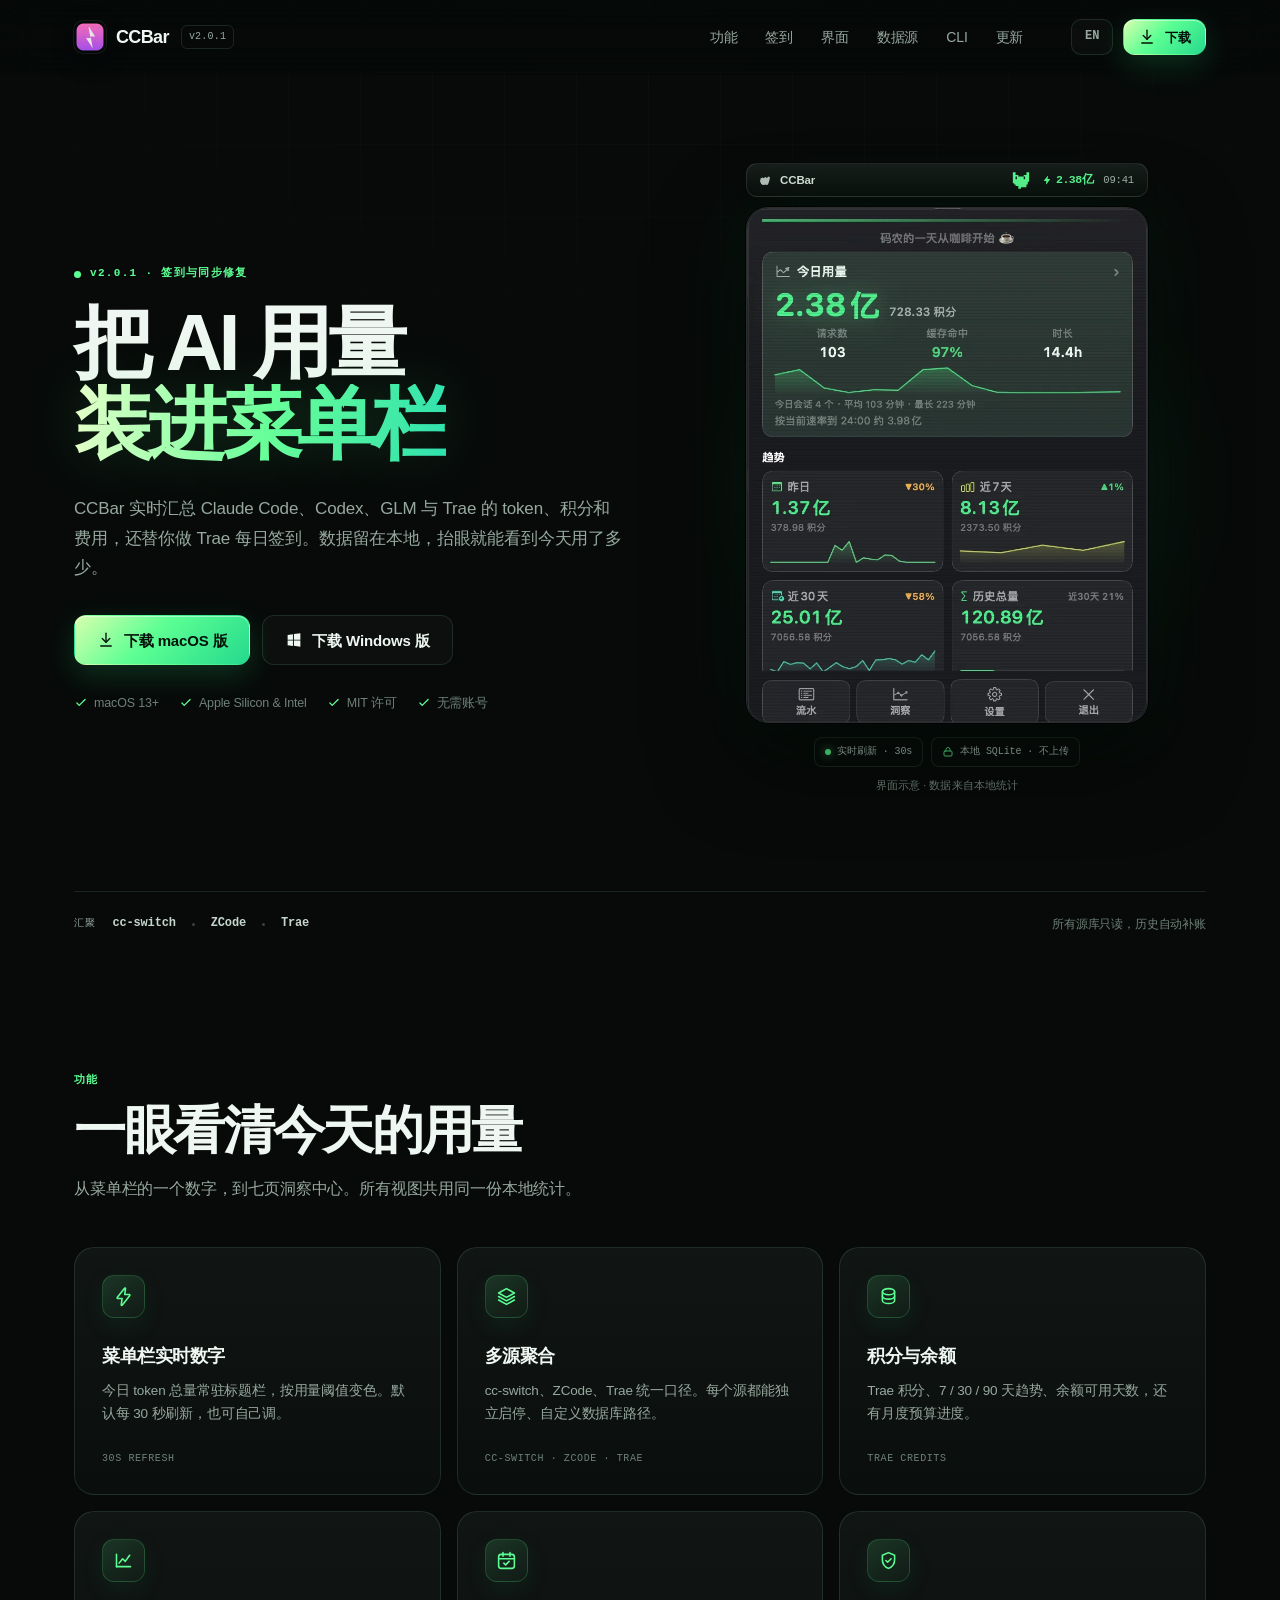
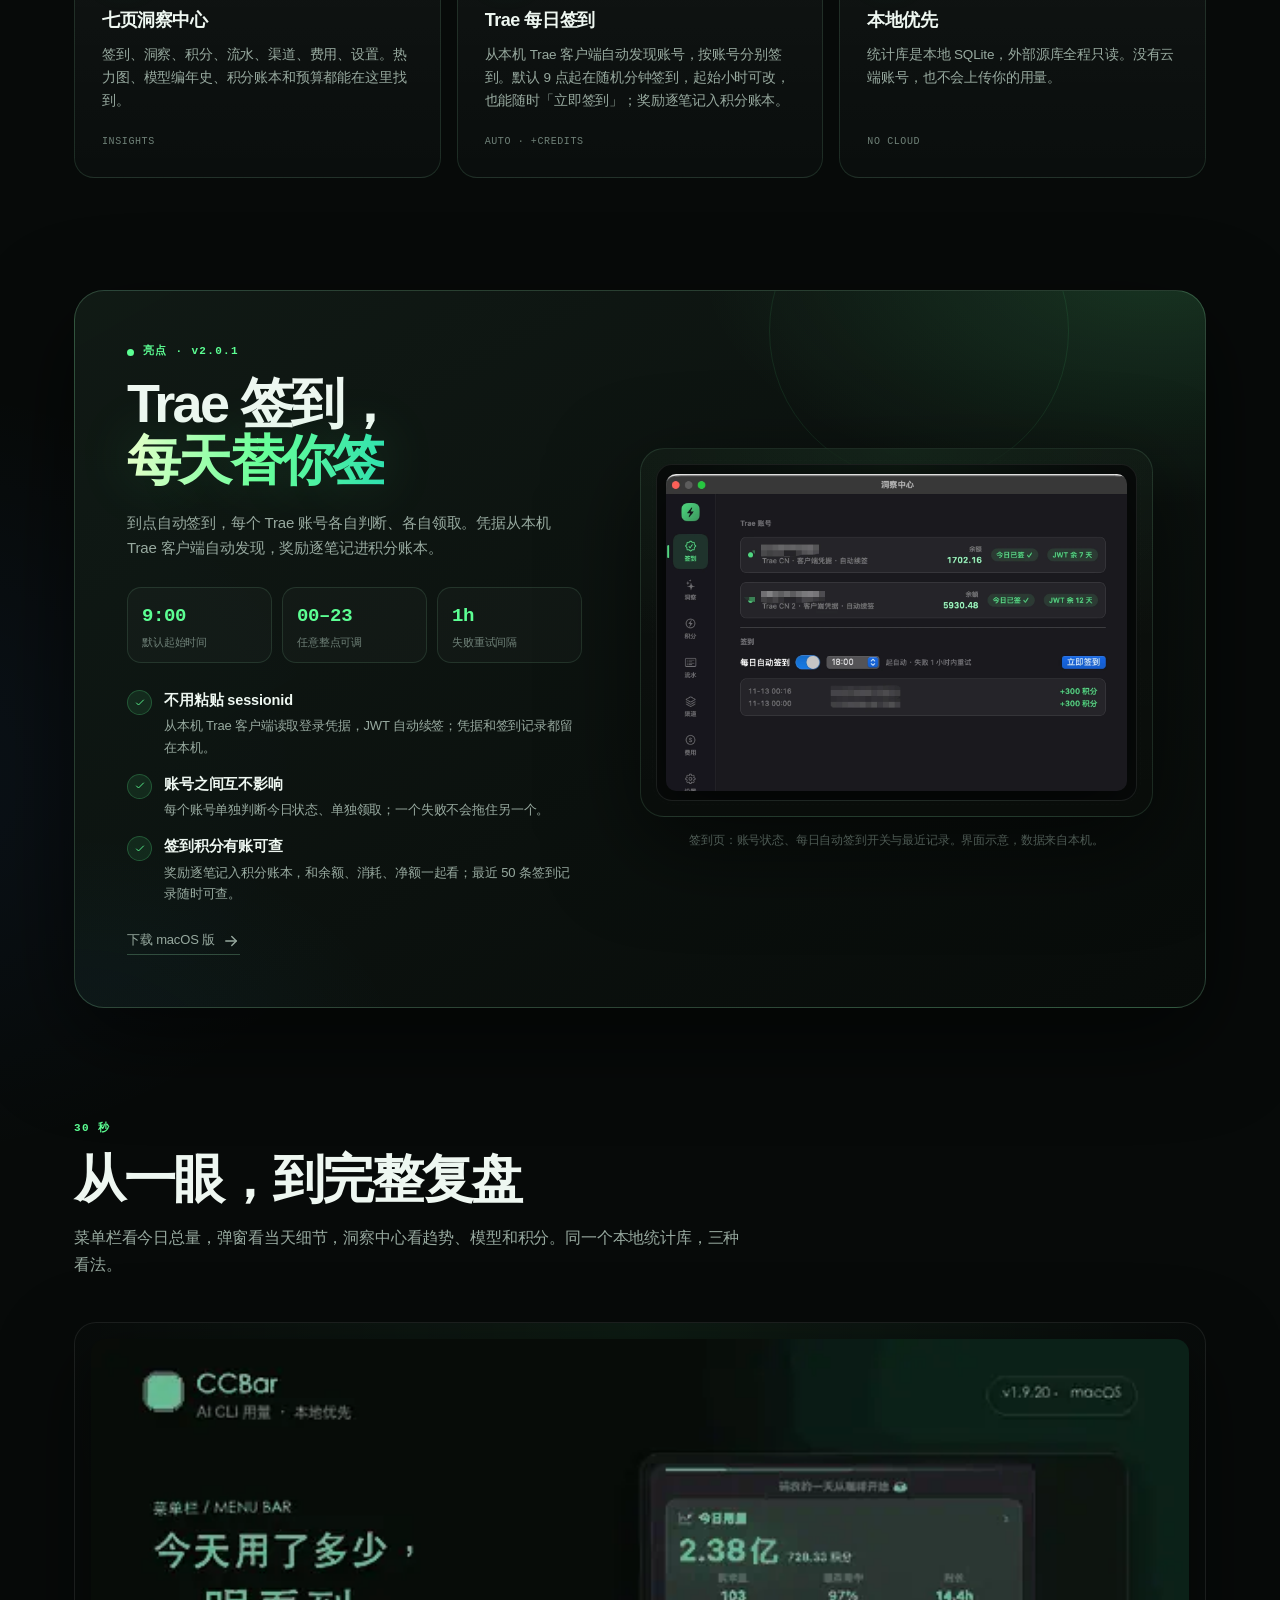
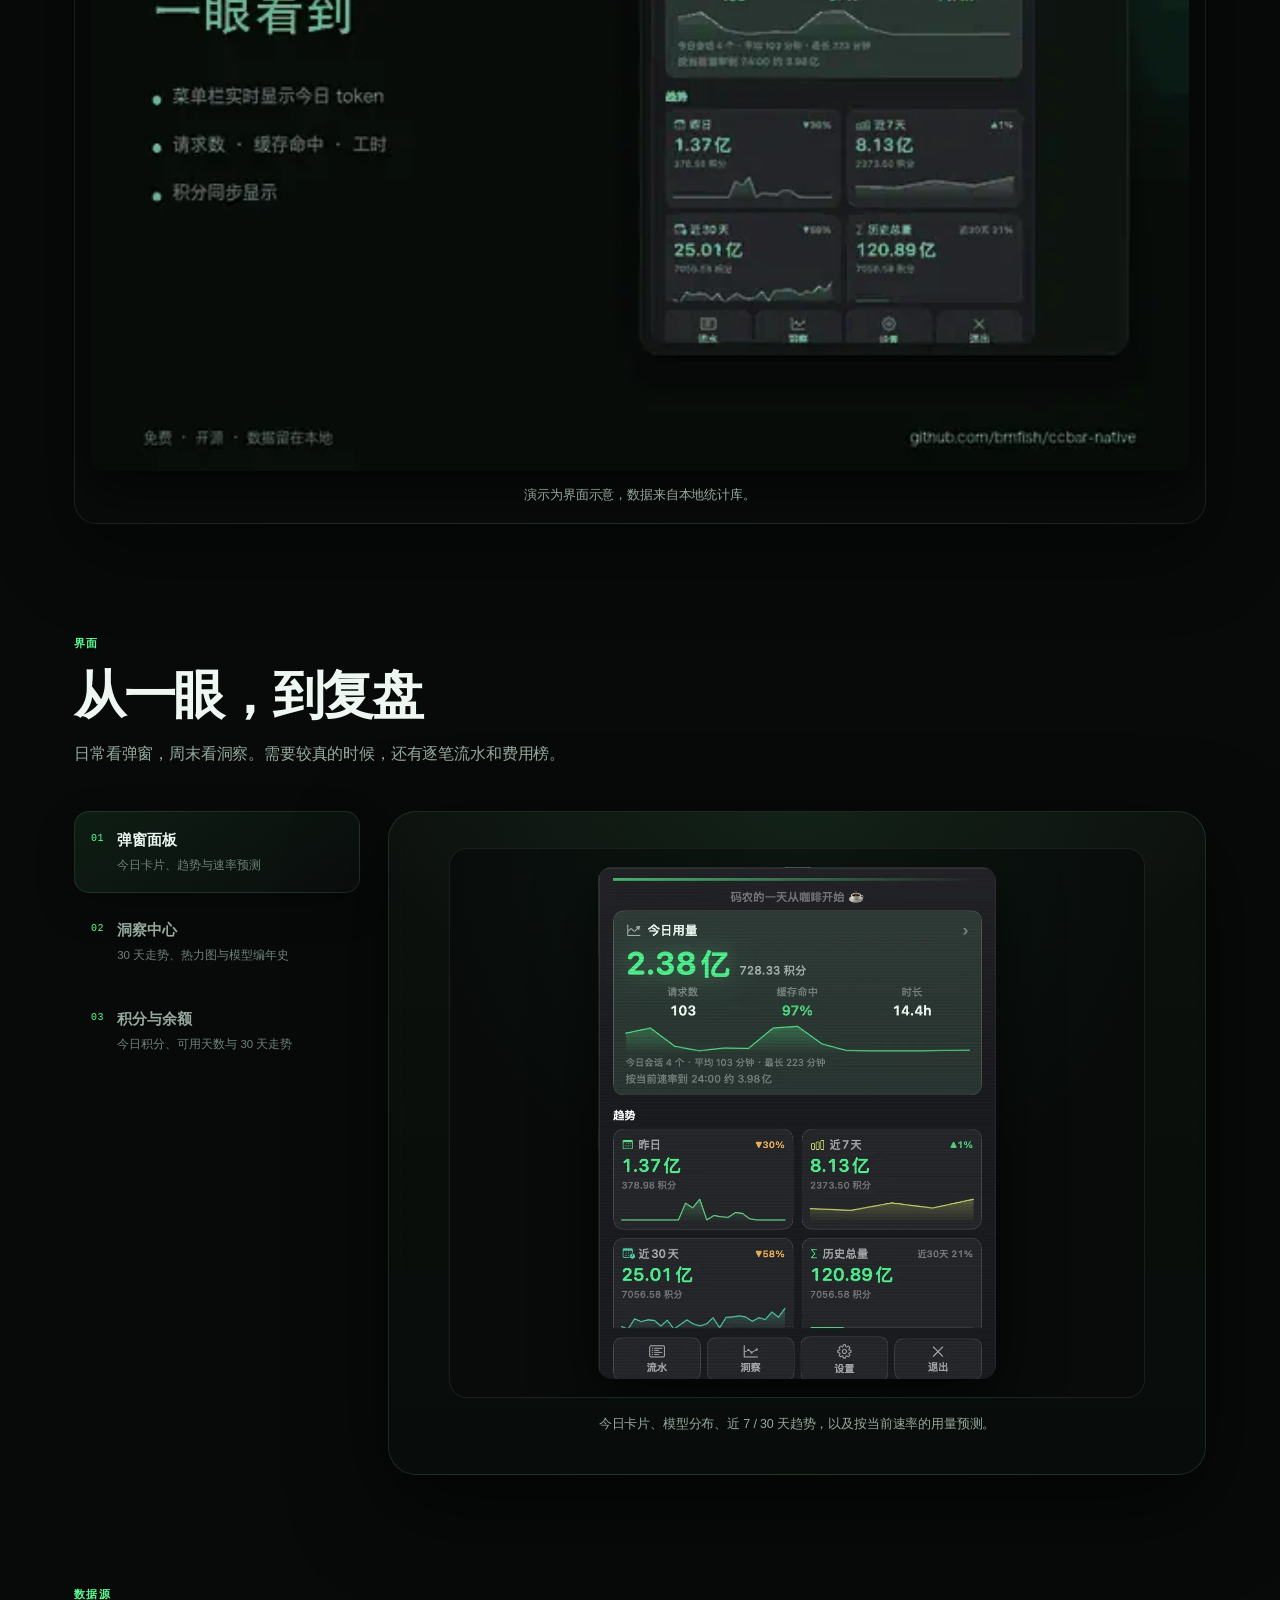
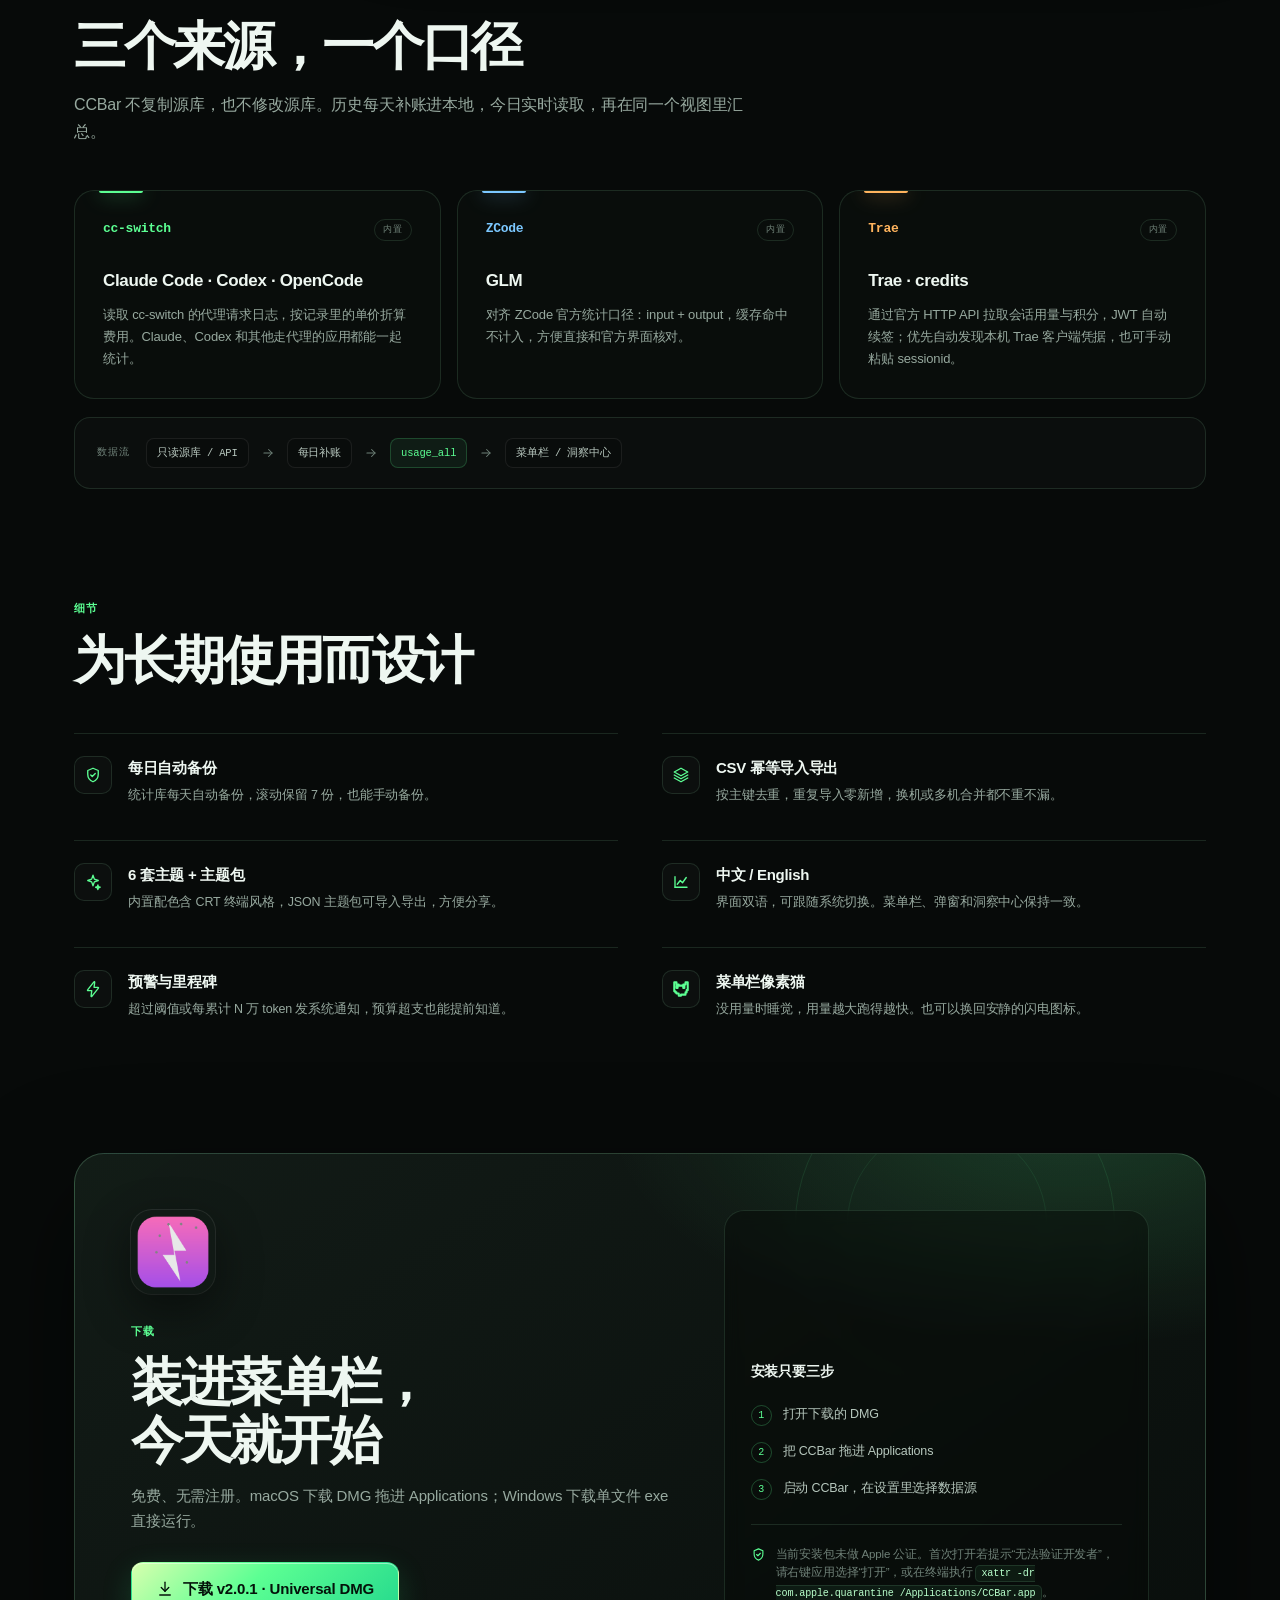
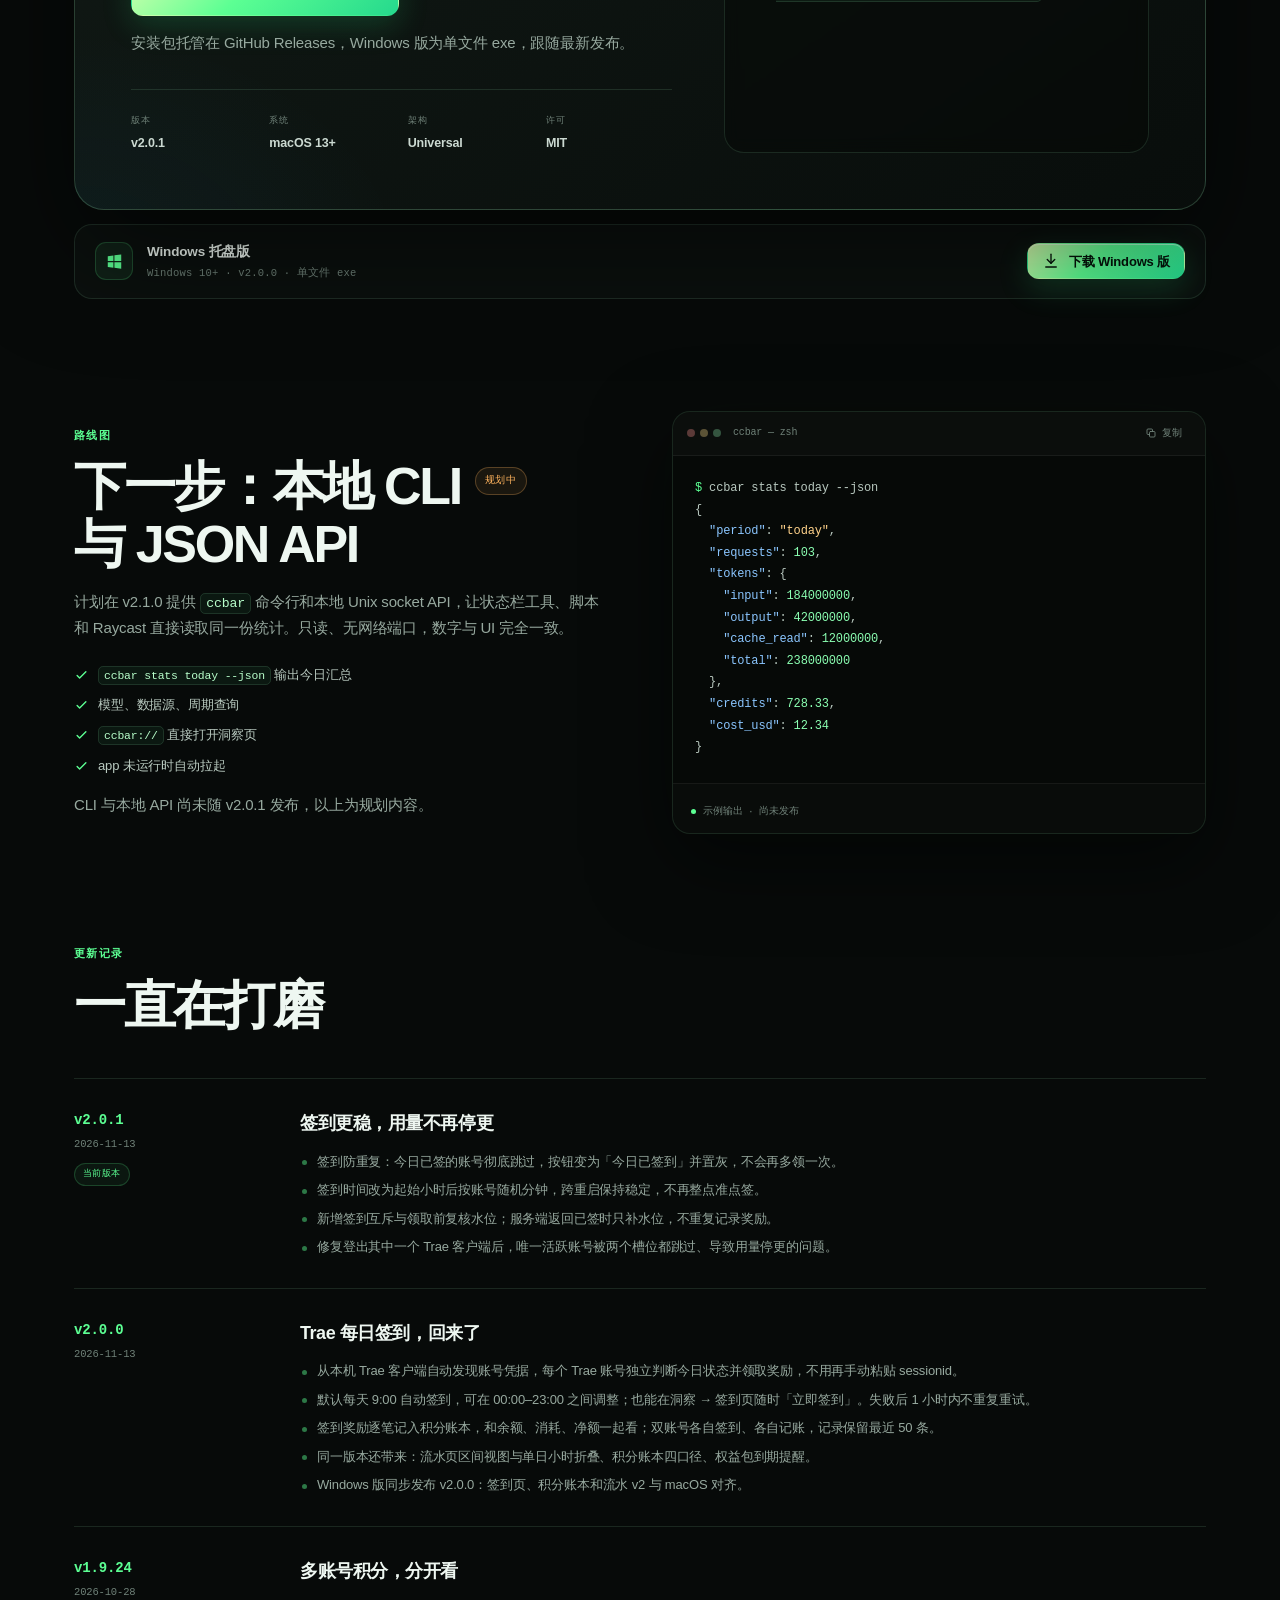
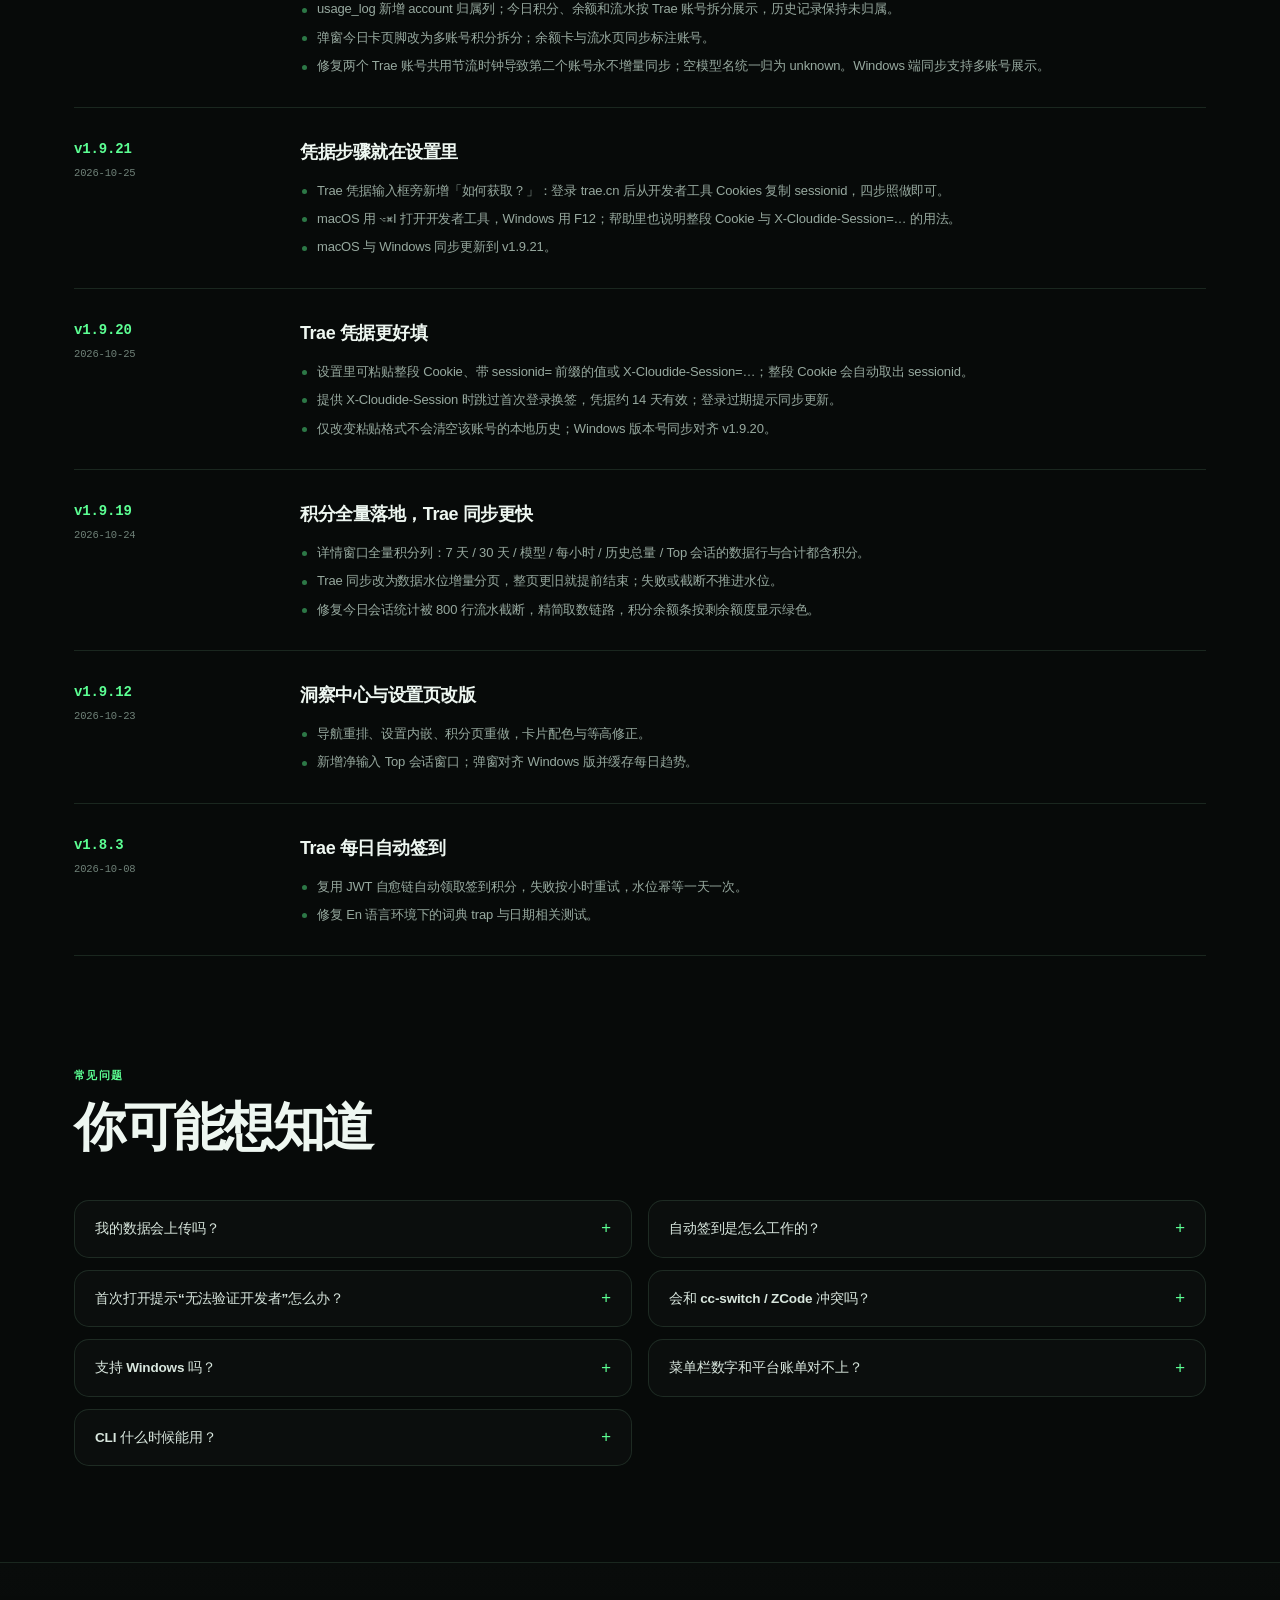
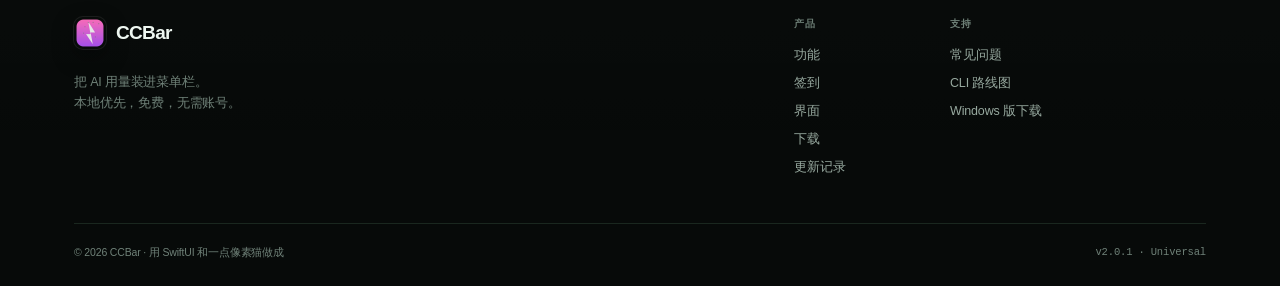
<file: web/index.html>
<!doctype html>
<html lang="zh-CN" data-lang="zh">
<head>
  <meta charset="utf-8">
  <meta name="viewport" content="width=device-width, initial-scale=1">
  <title>CCBar — AI CLI 用量统计 · macOS 菜单栏 / Windows 托盘</title>
  <meta name="description" content="CCBar 是本地优先的 AI CLI 用量统计工具：macOS 原生菜单栏、Windows 系统托盘，实时汇总 Claude Code、Codex、GLM 与 Trae 的 token、积分和费用，并支持 Trae 每日自动签到。">
  <meta name="theme-color" content="#070a09">
  <meta name="color-scheme" content="dark">
  <link rel="icon" type="image/png" sizes="32x32" href="assets/favicon-32.png">
  <link rel="apple-touch-icon" href="assets/apple-touch-icon.png">
  <meta property="og:type" content="website">
  <meta property="og:title" content="CCBar — AI CLI 用量统计 · macOS 菜单栏 / Windows 托盘">
  <meta property="og:description" content="实时汇总 Claude Code、Codex、GLM 与 Trae 的 token、积分和费用，支持 Trae 每日自动签到，数据留在本地。macOS 与 Windows 双平台。">
  <meta property="og:image" content="https://ccbar-jjawpfzj0an.qoder.website/assets/insights-og.jpg">
  <meta property="og:locale" content="zh_CN">
  <meta name="twitter:card" content="summary_large_image">
  <link rel="stylesheet" href="styles.css">
  <script defer src="app.js"></script>
  <script type="application/ld+json">
  {
    "@context": "https://schema.org",
    "@type": "SoftwareApplication",
    "name": "CCBar",
    "operatingSystem": "macOS 13+, Windows 10+",
    "applicationCategory": "DeveloperApplication",
    "description": "Local-first usage tracker for AI CLIs on macOS and Windows, with multi-source aggregation and daily Trae check-in.",
    "softwareVersion": "2.0.1",
    "offers": { "@type": "Offer", "price": "0", "priceCurrency": "USD" },
    "downloadUrl": "https://github.com/bmfish/ccbar-native/releases/download/v2.0.1/CCBar-2.0.1-universal.dmg"
  }
  </script>
</head>
<body>
  <a class="skip-link" href="#main"><span class="zh">跳到主要内容</span><span class="en" lang="en">Skip to content</span></a>

  <svg class="sprite" aria-hidden="true" focusable="false">
    <symbol id="i-bolt" viewBox="0 0 24 24"><path d="M13.2 2.5 4.8 13.2a.6.6 0 0 0 .5 1h5.1l-1 7.3a.6.6 0 0 0 1.1.4l8.7-11.1a.6.6 0 0 0-.5-1h-5.3l.9-6.9a.6.6 0 0 0-1.1-.4Z"/></symbol>
    <symbol id="i-layers" viewBox="0 0 24 24"><path d="m12 3 9 5-9 5-9-5 9-5Z"/><path d="m3 12 9 5 9-5"/><path d="m3 16 9 5 9-5"/></symbol>
    <symbol id="i-chart" viewBox="0 0 24 24"><path d="M4 19V5"/><path d="M4 19h16"/><path d="m7 15 4-5 3 3 5-7"/></symbol>
    <symbol id="i-coins" viewBox="0 0 24 24"><ellipse cx="12" cy="6.5" rx="7" ry="3.5"/><path d="M5 6.5v5c0 1.9 3.1 3.5 7 3.5s7-1.6 7-3.5v-5"/><path d="M5 11.5v5c0 1.9 3.1 3.5 7 3.5s7-1.6 7-3.5v-5"/></symbol>
    <symbol id="i-share" viewBox="0 0 24 24"><path d="M12 15V3"/><path d="m8 7 4-4 4 4"/><path d="M5 12v7a2 2 0 0 0 2 2h10a2 2 0 0 0 2-2v-7"/></symbol>
    <symbol id="i-checkin" viewBox="0 0 24 24"><rect x="3" y="5" width="18" height="16" rx="3"/><path d="M8 3v4"/><path d="M16 3v4"/><path d="M3 10h18"/><path d="m9 15 2 2 4-4"/></symbol>
    <symbol id="i-shield" viewBox="0 0 24 24"><path d="M12 3 5 6v5c0 4.6 2.9 8.3 7 10 4.1-1.7 7-5.4 7-10V6l-7-3Z"/><path d="m9 12 2 2 4-4"/></symbol>
    <symbol id="i-download" viewBox="0 0 24 24"><path d="M12 3v12"/><path d="m7 10 5 5 5-5"/><path d="M5 20h14"/></symbol>
    <symbol id="i-arrow" viewBox="0 0 24 24"><path d="M5 12h14"/><path d="m13 6 6 6-6 6"/></symbol>
    <symbol id="i-check" viewBox="0 0 24 24"><path d="m5 12 4 4L19 6"/></symbol>
    <symbol id="i-copy" viewBox="0 0 24 24"><rect x="9" y="9" width="11" height="11" rx="2"/><path d="M15 9V6a2 2 0 0 0-2-2H6a2 2 0 0 0-2 2v7a2 2 0 0 0 2 2h3"/></symbol>
    <symbol id="i-spark" viewBox="0 0 24 24"><path d="m12 3 1.8 5.2L19 10l-5.2 1.8L12 17l-1.8-5.2L5 10l5.2-1.8L12 3Z"/><path d="m18.5 16 .7 2.3L21.5 19l-2.3.7-.7 2.3-.7-2.3L15.5 19l2.3-.7.7-2.3Z"/></symbol>
    <symbol id="i-terminal" viewBox="0 0 24 24"><rect x="3" y="4" width="18" height="16" rx="3"/><path d="m7 9 3 3-3 3"/><path d="M13 15h4"/></symbol>
    <symbol id="i-lock" viewBox="0 0 24 24"><rect x="4" y="10" width="16" height="10" rx="2"/><path d="M8 10V7a4 4 0 0 1 8 0v3"/></symbol>
    <symbol id="i-windows" viewBox="0 0 24 24"><path d="M3.5 5.3 10.6 4.3v7.2H3.5V5.3Zm8.4-1.2L20.5 3v8.5h-8.6V4.1ZM3.5 12.8h7.1v7.2l-7.1-1V12.8Zm8.4 0h8.6V21l-8.6-1.2v-7Z"/></symbol>
    <symbol id="i-cat" viewBox="0 0 16 14"><path d="M2 1h2v2h2v1h4V3h2V1h2v7h-1v2h-1v2H8v1H6v-2H4v-1H3V9H2V1Zm2 3v2h1V4H4Zm6 0v2h1V4h-1Z"/></symbol>
  </svg>

  <header class="site-header" id="siteHeader">
    <div class="container header-inner">
      <a class="brand" href="#top" aria-label="CCBar 首页">
        <img src="assets/app-icon.png" width="32" height="32" alt="">
        <span>CCBar</span>
        <span class="brand-version">v2.0.1</span>
      </a>

      <nav class="main-nav" aria-label="主导航">
        <a href="#features"><span class="zh">功能</span><span class="en" lang="en">Features</span></a>
        <a href="#checkin"><span class="zh">签到</span><span class="en" lang="en">Check-in</span></a>
        <a href="#screens"><span class="zh">界面</span><span class="en" lang="en">Screens</span></a>
        <a href="#sources"><span class="zh">数据源</span><span class="en" lang="en">Sources</span></a>
        <a href="#roadmap"><span class="zh">CLI</span><span class="en" lang="en">CLI</span></a>
        <a href="#changelog"><span class="zh">更新</span><span class="en" lang="en">Changelog</span></a>
      </nav>

      <div class="header-actions">
        <button class="lang-toggle" id="langToggle" type="button" aria-label="Switch to English" aria-pressed="false">
          <span class="zh" aria-hidden="true">EN</span>
          <span class="en" lang="en" aria-hidden="true">中</span>
        </button>
        <a class="btn btn-primary btn-small" href="#download">
          <svg class="icon" aria-hidden="true"><use href="#i-download"/></svg>
          <span class="zh">下载</span><span class="en" lang="en">Download</span>
        </a>
      </div>
    </div>
  </header>

  <main id="main">
    <section class="hero container" id="top">
      <div class="hero-grid">
        <div class="hero-copy">
          <div class="eyebrow">
            <span class="status-dot" aria-hidden="true"></span>
            <span class="zh">v2.0.1 · 签到与同步修复</span>
            <span class="en" lang="en">v2.0.1 · Check-in and sync fixes</span>
          </div>

          <h1>
            <span class="zh">把 AI 用量<br><em>装进菜单栏</em></span>
            <span class="en" lang="en">Your AI usage,<br><em>right in the menu bar</em></span>
          </h1>

          <p class="hero-lead zh">CCBar 实时汇总 Claude Code、Codex、GLM 与 Trae 的 token、积分和费用，还替你做 Trae 每日签到。数据留在本地，抬眼就能看到今天用了多少。</p>
          <p class="hero-lead en" lang="en">CCBar brings Claude Code, Codex, GLM and Trae usage together — tokens, credits and cost — and checks in to Trae for you each day. Everything stays on your machine.</p>

          <div class="hero-actions">
            <a class="btn btn-primary btn-large" href="#download">
              <svg class="icon" aria-hidden="true"><use href="#i-download"/></svg>
              <span class="zh">下载 macOS 版</span><span class="en" lang="en">Download for macOS</span>
            </a>
            <a class="btn btn-ghost btn-large" href="https://github.com/bmfish/ccbar-win/releases/latest/download/ccBar.exe">
              <svg class="icon icon-fill" aria-hidden="true"><use href="#i-windows"/></svg>
              <span class="zh">下载 Windows 版</span><span class="en" lang="en">Download for Windows</span>
            </a>
          </div>

          <ul class="hero-meta" aria-label="运行要求">
            <li><svg class="icon" aria-hidden="true"><use href="#i-check"/></svg>macOS 13+</li>
            <li><svg class="icon" aria-hidden="true"><use href="#i-check"/></svg><span class="zh">Apple Silicon &amp; Intel</span><span class="en" lang="en">Apple Silicon &amp; Intel</span></li>
            <li><svg class="icon" aria-hidden="true"><use href="#i-check"/></svg><span class="zh">MIT 许可</span><span class="en" lang="en">MIT license</span></li>
            <li><svg class="icon" aria-hidden="true"><use href="#i-check"/></svg><span class="zh">无需账号</span><span class="en" lang="en">No account</span></li>
          </ul>
        </div>

        <div class="hero-visual">
          <div class="hero-glow" aria-hidden="true"></div>

          <div class="menu-bar-mock" aria-hidden="true">
            <div class="menu-left">
              <span class="apple-mark"></span>
              <strong>CCBar</strong>
            </div>
            <div class="menu-right">
              <span class="menu-cat"><svg class="cat-icon"><use href="#i-cat"/></svg></span>
              <span class="menu-metric">
                <svg class="icon"><use href="#i-bolt"/></svg>
                <span>2.38亿</span>
              </span>
              <span class="menu-clock">09:41</span>
            </div>
          </div>

          <div class="hero-device">
            <img src="assets/popover.webp" width="760" height="976"
                 data-alt-zh="CCBar 弹窗面板：今日用量、趋势和快捷入口"
                 data-alt-en="CCBar popover with today's usage, trends and shortcuts"
                 alt="CCBar 弹窗面板：今日用量、趋势和快捷入口">
          </div>

          <div class="visual-badges">
            <span class="visual-badge">
              <span class="pulse" aria-hidden="true"></span>
              <span class="zh">实时刷新 · 30s</span>
              <span class="en" lang="en">Live · 30s</span>
            </span>
            <span class="visual-badge">
              <svg class="icon" aria-hidden="true"><use href="#i-lock"/></svg>
              <span class="zh">本地 SQLite · 不上传</span>
              <span class="en" lang="en">Local SQLite · No upload</span>
            </span>
          </div>

          <div class="visual-note">
            <span class="zh">界面示意 · 数据来自本地统计</span>
            <span class="en" lang="en">Interface preview · data from a local store</span>
          </div>
        </div>
      </div>

      <div class="source-strip" aria-label="支持的数据源">
        <span class="strip-label"><span class="zh">汇聚</span><span class="en" lang="en">Works with</span></span>
        <span class="strip-item">cc-switch</span>
        <span class="strip-sep" aria-hidden="true"></span>
        <span class="strip-item">ZCode</span>
        <span class="strip-sep" aria-hidden="true"></span>
        <span class="strip-item">Trae</span>
        <span class="strip-note"><span class="zh">所有源库只读，历史自动补账</span><span class="en" lang="en">Read-only sources, history synced locally</span></span>
      </div>
    </section>

    <section class="section container" id="features">
      <div class="section-head">
        <div class="eyebrow"><span class="zh">功能</span><span class="en" lang="en">FEATURES</span></div>
        <h2><span class="zh">一眼看清今天的用量</span><span class="en" lang="en">A clear view of today</span></h2>
        <p class="zh">从菜单栏的一个数字，到七页洞察中心。所有视图共用同一份本地统计。</p>
        <p class="en" lang="en">From a single number in the menu bar to a seven-page insights center, every view reads from the same local store.</p>
      </div>

      <div class="feature-grid">
        <article class="feature-card">
          <div class="icon-tile"><svg class="icon" aria-hidden="true"><use href="#i-bolt"/></svg></div>
          <h3><span class="zh">菜单栏实时数字</span><span class="en" lang="en">Live in the menu bar</span></h3>
          <p class="zh">今日 token 总量常驻标题栏，按用量阈值变色。默认每 30 秒刷新，也可自己调。</p>
          <p class="en" lang="en">Today's token total stays in the title bar and changes color with usage. Refreshes every 30 seconds by default.</p>
          <span class="card-tag">30s refresh</span>
        </article>

        <article class="feature-card">
          <div class="icon-tile"><svg class="icon" aria-hidden="true"><use href="#i-layers"/></svg></div>
          <h3><span class="zh">多源聚合</span><span class="en" lang="en">Multi-source by design</span></h3>
          <p class="zh">cc-switch、ZCode、Trae 统一口径。每个源都能独立启停、自定义数据库路径。</p>
          <p class="en" lang="en">cc-switch, ZCode and Trae in one place. Enable each source independently and point it at your own database.</p>
          <span class="card-tag">cc-switch · ZCode · Trae</span>
        </article>

        <article class="feature-card">
          <div class="icon-tile"><svg class="icon" aria-hidden="true"><use href="#i-coins"/></svg></div>
          <h3><span class="zh">积分与余额</span><span class="en" lang="en">Credits and balance</span></h3>
          <p class="zh">Trae 积分、7 / 30 / 90 天趋势、余额可用天数，还有月度预算进度。</p>
          <p class="en" lang="en">Trae credits, 7 / 30 / 90-day trends, projected days remaining and a monthly budget line.</p>
          <span class="card-tag">Trae credits</span>
        </article>

        <article class="feature-card">
          <div class="icon-tile"><svg class="icon" aria-hidden="true"><use href="#i-chart"/></svg></div>
          <h3><span class="zh">七页洞察中心</span><span class="en" lang="en">Seven-page insights</span></h3>
          <p class="zh">签到、洞察、积分、流水、渠道、费用、设置。热力图、模型编年史、积分账本和预算都能在这里找到。</p>
          <p class="en" lang="en">Check-in, insights, credits, timeline, channels, cost and settings — with heatmaps, a model chronicle, a credits ledger and budgets.</p>
          <span class="card-tag">Insights</span>
        </article>

        <article class="feature-card">
          <div class="icon-tile"><svg class="icon" aria-hidden="true"><use href="#i-checkin"/></svg></div>
          <h3><span class="zh">Trae 每日签到</span><span class="en" lang="en">Daily Trae check-in</span></h3>
          <p class="zh">从本机 Trae 客户端自动发现账号，按账号分别签到。默认 9 点起在随机分钟签到，起始小时可改，也能随时「立即签到」；奖励逐笔记入积分账本。</p>
          <p class="en" lang="en">Finds your Trae accounts automatically and checks each one in daily — from 9:00 by default at a random minute, with a configurable start hour, or on demand. Every reward lands in the credits ledger.</p>
          <span class="card-tag">Auto · +credits</span>
        </article>

        <article class="feature-card">
          <div class="icon-tile"><svg class="icon" aria-hidden="true"><use href="#i-shield"/></svg></div>
          <h3><span class="zh">本地优先</span><span class="en" lang="en">Local-first, private</span></h3>
          <p class="zh">统计库是本地 SQLite，外部源库全程只读。没有云端账号，也不会上传你的用量。</p>
          <p class="en" lang="en">A local SQLite store, source databases opened read-only. No cloud account and no usage upload.</p>
          <span class="card-tag">No cloud</span>
        </article>
      </div>
    </section>

    <section class="section container" id="checkin">
      <div class="checkin-grid">
        <div class="checkin-copy">
          <div class="eyebrow">
            <span class="status-dot" aria-hidden="true"></span>
            <span class="zh">亮点 · v2.0.1</span>
            <span class="en" lang="en">HIGHLIGHT · v2.0.1</span>
          </div>

          <h2>
            <span class="zh">Trae 签到，<br><em>每天替你签</em></span>
            <span class="en" lang="en">Trae check-in,<br><em>handled daily</em></span>
          </h2>

          <p class="checkin-lead zh">到点自动签到，每个 Trae 账号各自判断、各自领取。凭据从本机 Trae 客户端自动发现，奖励逐笔记进积分账本。</p>
          <p class="checkin-lead en" lang="en">Checks each Trae account at the scheduled hour, claims its reward, and records every credit in the ledger — with credentials discovered from the local Trae client.</p>

          <div class="checkin-stats">
            <div class="checkin-stat">
              <strong>9:00</strong>
              <span class="zh">默认起始时间</span><span class="en" lang="en">Default start hour</span>
            </div>
            <div class="checkin-stat">
              <strong>00–23</strong>
              <span class="zh">任意整点可调</span><span class="en" lang="en">Any hour</span>
            </div>
            <div class="checkin-stat">
              <strong>1h</strong>
              <span class="zh">失败重试间隔</span><span class="en" lang="en">Retry backoff</span>
            </div>
          </div>

          <ul class="checkin-points">
            <li>
              <span class="checkin-dot" aria-hidden="true"><svg class="icon"><use href="#i-check"/></svg></span>
              <div class="checkin-point-body">
                <strong><span class="zh">不用粘贴 sessionid</span><span class="en" lang="en">No sessionid paste</span></strong>
                <span class="zh">从本机 Trae 客户端读取登录凭据，JWT 自动续签；凭据和签到记录都留在本机。</span>
                <span class="en" lang="en">CCBar reads the local Trae client's credentials, renews the JWT, and keeps both credentials and records on your Mac.</span>
              </div>
            </li>
            <li>
              <span class="checkin-dot" aria-hidden="true"><svg class="icon"><use href="#i-check"/></svg></span>
              <div class="checkin-point-body">
                <strong><span class="zh">账号之间互不影响</span><span class="en" lang="en">Accounts stay independent</span></strong>
                <span class="zh">每个账号单独判断今日状态、单独领取；一个失败不会拖住另一个。</span>
                <span class="en" lang="en">Each account is checked and claimed on its own, so one failure never blocks the other.</span>
              </div>
            </li>
            <li>
              <span class="checkin-dot" aria-hidden="true"><svg class="icon"><use href="#i-check"/></svg></span>
              <div class="checkin-point-body">
                <strong><span class="zh">签到积分有账可查</span><span class="en" lang="en">Rewards, in the ledger</span></strong>
                <span class="zh">奖励逐笔记入积分账本，和余额、消耗、净额一起看；最近 50 条签到记录随时可查。</span>
                <span class="en" lang="en">Every reward is recorded next to balance, spend and net credits; the latest 50 check-ins stay available.</span>
              </div>
            </li>
          </ul>

          <a class="text-link" href="#download">
            <span class="zh">下载 macOS 版</span><span class="en" lang="en">Download for macOS</span>
            <svg class="icon" aria-hidden="true"><use href="#i-arrow"/></svg>
          </a>
        </div>

        <figure class="checkin-shot">
          <div class="shot-stage">
            <div class="shot-frame checkin-frame">
              <img src="assets/trae-checkin.webp" width="1428" height="980" loading="lazy"
                   data-alt-zh="CCBar 签到页：Trae 账号今日已签、自动签到开关与积分记录"
                   data-alt-en="CCBar check-in page with Trae account status, the daily switch and credit records"
                   alt="CCBar 签到页：Trae 账号今日已签、自动签到开关与积分记录">
            </div>
          </div>
          <figcaption>
            <span class="zh">签到页：账号状态、每日自动签到开关与最近记录。界面示意，数据来自本机。</span>
            <span class="en" lang="en">Check-in page: account status, the daily switch and recent records. Interface preview from a local store.</span>
          </figcaption>
        </figure>
      </div>
    </section>

    <section class="section container" id="demo">
      <div class="section-head">
        <div class="eyebrow"><span class="zh">30 秒</span><span class="en" lang="en">30 SECONDS</span></div>
        <h2><span class="zh">从一眼，到完整复盘</span><span class="en" lang="en">From a glance to a full review</span></h2>
        <p class="zh">菜单栏看今日总量，弹窗看当天细节，洞察中心看趋势、模型和积分。同一个本地统计库，三种看法。</p>
        <p class="en" lang="en">Today's total in the menu bar, the day's details in the popover, and trends, models and credits in the insights center — all from the same local store.</p>
      </div>
      <figure class="demo-frame">
        <img src="assets/ccbar-demo.webp" width="600" height="400" loading="lazy"
             data-alt-zh="CCBar 操作演示：弹窗、洞察中心与积分页"
             data-alt-en="CCBar demo: popover, insights center and credits"
             alt="CCBar 操作演示：弹窗、洞察中心与积分页">
        <figcaption>
          <span class="zh">演示为界面示意，数据来自本地统计库。</span>
          <span class="en" lang="en">Interface preview from a local usage store.</span>
        </figcaption>
      </figure>
    </section>

    <section class="section container" id="screens">
      <div class="section-head">
        <div class="eyebrow"><span class="zh">界面</span><span class="en" lang="en">SCREENS</span></div>
        <h2><span class="zh">从一眼，到复盘</span><span class="en" lang="en">From a glance to a review</span></h2>
        <p class="zh">日常看弹窗，周末看洞察。需要较真的时候，还有逐笔流水和费用榜。</p>
        <p class="en" lang="en">Check the popover during the day, review insights on the weekend, and dig into the timeline when the numbers matter.</p>
      </div>

      <div class="shots-layout">
        <div class="shot-tabs" role="tablist" aria-label="界面截图">
          <button class="shot-tab" id="tab-popover" role="tab" aria-selected="true" aria-controls="shot-popover" data-shot="popover">
            <span class="shot-index">01</span>
            <span class="shot-tab-copy">
              <strong><span class="zh">弹窗面板</span><span class="en" lang="en">Popover</span></strong>
              <span class="zh">今日卡片、趋势与速率预测</span>
              <span class="en" lang="en">Today, trends and pace</span>
            </span>
          </button>
          <button class="shot-tab" id="tab-insights" role="tab" aria-selected="false" aria-controls="shot-insights" data-shot="insights">
            <span class="shot-index">02</span>
            <span class="shot-tab-copy">
              <strong><span class="zh">洞察中心</span><span class="en" lang="en">Insights</span></strong>
              <span class="zh">30 天走势、热力图与模型编年史</span>
              <span class="en" lang="en">30-day trend, heatmap, model chronicle</span>
            </span>
          </button>
          <button class="shot-tab" id="tab-credits" role="tab" aria-selected="false" aria-controls="shot-credits" data-shot="credits">
            <span class="shot-index">03</span>
            <span class="shot-tab-copy">
              <strong><span class="zh">积分与余额</span><span class="en" lang="en">Credits</span></strong>
              <span class="zh">今日积分、可用天数与 30 天走势</span>
              <span class="en" lang="en">Today's credits, days left, 30-day trend</span>
            </span>
          </button>
        </div>

        <div class="shot-stage">
          <figure class="shot-panel" id="shot-popover" role="tabpanel" aria-labelledby="tab-popover" data-shot-panel="popover">
            <div class="shot-frame shot-frame-portrait">
              <img src="assets/popover.webp" width="760" height="976" loading="eager"
                   data-alt-zh="CCBar 弹窗面板截图"
                   data-alt-en="CCBar popover screenshot"
                   alt="CCBar 弹窗面板截图">
            </div>
            <figcaption>
              <span class="zh">今日卡片、模型分布、近 7 / 30 天趋势，以及按当前速率的用量预测。</span>
              <span class="en" lang="en">Today's card, model mix, 7 / 30-day trends and a pace-based projection.</span>
            </figcaption>
          </figure>

          <figure class="shot-panel" id="shot-insights" role="tabpanel" aria-labelledby="tab-insights" data-shot-panel="insights" hidden>
            <div class="shot-frame">
              <img src="assets/insights.webp" width="1440" height="1096" loading="eager"
                   data-alt-zh="CCBar 洞察中心使用巡查页面截图"
                   data-alt-en="CCBar insights dashboard screenshot"
                   alt="CCBar 洞察中心使用巡查页面截图">
            </div>
            <figcaption>
              <span class="zh">近 30 天走势、连续使用天数、单日峰值、90 天热力图与模型编年史。</span>
              <span class="en" lang="en">30-day trend, streaks, peak day, 90-day heatmap and the model chronicle.</span>
            </figcaption>
          </figure>

          <figure class="shot-panel" id="shot-credits" role="tabpanel" aria-labelledby="tab-credits" data-shot-panel="credits" hidden>
            <div class="shot-frame">
              <img src="assets/credits.webp" width="1440" height="1096" loading="eager"
                   data-alt-zh="CCBar 积分与余额页面截图"
                   data-alt-en="CCBar credits and balance screenshot"
                   alt="CCBar 积分与余额页面截图">
            </div>
            <figcaption>
              <span class="zh">今日积分、余额与可用天数、7 / 30 天趋势，以及按日均消耗推算的耗尽时间。</span>
              <span class="en" lang="en">Today's credits, balance and days remaining, 7 / 30-day trends and a burn-rate projection.</span>
            </figcaption>
          </figure>
        </div>
      </div>
    </section>

    <section class="section container" id="sources">
      <div class="section-head">
        <div class="eyebrow"><span class="zh">数据源</span><span class="en" lang="en">DATA SOURCES</span></div>
        <h2><span class="zh">三个来源，一个口径</span><span class="en" lang="en">Three sources, one view</span></h2>
        <p class="zh">CCBar 不复制源库，也不修改源库。历史每天补账进本地，今日实时读取，再在同一个视图里汇总。</p>
        <p class="en" lang="en">CCBar never copies or modifies your source databases. History is synced locally each day, today is read live, and both meet in one view.</p>
      </div>

      <div class="source-grid">
        <article class="source-card source-green">
          <div class="source-head">
            <span class="source-logo">cc-switch</span>
            <span class="source-badge"><span class="zh">内置</span><span class="en" lang="en">Built in</span></span>
          </div>
          <h3>Claude Code · Codex · OpenCode</h3>
          <p class="zh">读取 cc-switch 的代理请求日志，按记录里的单价折算费用。Claude、Codex 和其他走代理的应用都能一起统计。</p>
          <p class="en" lang="en">Reads cc-switch proxy request logs and uses the recorded unit price for cost — Claude, Codex and other apps behind the proxy.</p>
        </article>

        <article class="source-card source-blue">
          <div class="source-head">
            <span class="source-logo">ZCode</span>
            <span class="source-badge"><span class="zh">内置</span><span class="en" lang="en">Built in</span></span>
          </div>
          <h3>GLM</h3>
          <p class="zh">对齐 ZCode 官方统计口径：input + output，缓存命中不计入，方便直接和官方界面核对。</p>
          <p class="en" lang="en">Matches ZCode's official accounting: input + output, with cache hits excluded, so numbers line up with the app.</p>
        </article>

        <article class="source-card source-orange">
          <div class="source-head">
            <span class="source-logo">Trae</span>
            <span class="source-badge"><span class="zh">内置</span><span class="en" lang="en">Built in</span></span>
          </div>
          <h3>Trae · credits</h3>
          <p class="zh">通过官方 HTTP API 拉取会话用量与积分，JWT 自动续签；优先自动发现本机 Trae 客户端凭据，也可手动粘贴 sessionid。</p>
          <p class="en" lang="en">Pulls usage and credits through the official HTTP API with automatic JWT renewal, discovering credentials from the local Trae client first — manual sessionid still works.</p>
        </article>
      </div>

      <div class="pipeline" aria-label="数据流">
        <span class="pipeline-label"><span class="zh">数据流</span><span class="en" lang="en">Pipeline</span></span>
        <span class="pipeline-step"><span class="zh">只读源库 / API</span><span class="en" lang="en">Read-only sources</span></span>
        <svg class="pipeline-arrow" aria-hidden="true"><use href="#i-arrow"/></svg>
        <span class="pipeline-step"><span class="zh">每日补账</span><span class="en" lang="en">Daily sync</span></span>
        <svg class="pipeline-arrow" aria-hidden="true"><use href="#i-arrow"/></svg>
        <span class="pipeline-step pipeline-step-accent">usage_all</span>
        <svg class="pipeline-arrow" aria-hidden="true"><use href="#i-arrow"/></svg>
        <span class="pipeline-step"><span class="zh">菜单栏 / 洞察中心</span><span class="en" lang="en">Menu bar / Insights</span></span>
      </div>
    </section>

    <section class="section container" id="long-term">
      <div class="section-head">
        <div class="eyebrow"><span class="zh">细节</span><span class="en" lang="en">THE DETAILS</span></div>
        <h2><span class="zh">为长期使用而设计</span><span class="en" lang="en">Built for the long run</span></h2>
      </div>

      <div class="detail-grid">
        <div class="detail-item">
          <div class="detail-icon"><svg class="icon" aria-hidden="true"><use href="#i-shield"/></svg></div>
          <div>
            <h3><span class="zh">每日自动备份</span><span class="en" lang="en">Daily backups</span></h3>
            <p class="zh">统计库每天自动备份，滚动保留 7 份，也能手动备份。</p>
            <p class="en" lang="en">The local database is backed up daily with seven rolling copies, plus manual backup.</p>
          </div>
        </div>
        <div class="detail-item">
          <div class="detail-icon"><svg class="icon" aria-hidden="true"><use href="#i-layers"/></svg></div>
          <div>
            <h3><span class="zh">CSV 幂等导入导出</span><span class="en" lang="en">Idempotent CSV</span></h3>
            <p class="zh">按主键去重，重复导入零新增，换机或多机合并都不重不漏。</p>
            <p class="en" lang="en">Primary-key dedupe makes repeat imports safe, so merging machines never double-counts.</p>
          </div>
        </div>
        <div class="detail-item">
          <div class="detail-icon"><svg class="icon" aria-hidden="true"><use href="#i-spark"/></svg></div>
          <div>
            <h3><span class="zh">6 套主题 + 主题包</span><span class="en" lang="en">Six themes + packs</span></h3>
            <p class="zh">内置配色含 CRT 终端风格，JSON 主题包可导入导出，方便分享。</p>
            <p class="en" lang="en">Six built-in themes, including a CRT terminal look, with importable JSON theme packs.</p>
          </div>
        </div>
        <div class="detail-item">
          <div class="detail-icon"><svg class="icon" aria-hidden="true"><use href="#i-chart"/></svg></div>
          <div>
            <h3><span class="zh">中文 / English</span><span class="en" lang="en">中文 / English</span></h3>
            <p class="zh">界面双语，可跟随系统切换。菜单栏、弹窗和洞察中心保持一致。</p>
            <p class="en" lang="en">A bilingual interface that can follow the system, across the bar, popover and insights.</p>
          </div>
        </div>
        <div class="detail-item">
          <div class="detail-icon"><svg class="icon" aria-hidden="true"><use href="#i-bolt"/></svg></div>
          <div>
            <h3><span class="zh">预警与里程碑</span><span class="en" lang="en">Alerts and milestones</span></h3>
            <p class="zh">超过阈值或每累计 N 万 token 发系统通知，预算超支也能提前知道。</p>
            <p class="en" lang="en">System notifications for usage thresholds and token milestones, plus budget warnings.</p>
          </div>
        </div>
        <div class="detail-item">
          <div class="detail-icon"><svg class="icon" aria-hidden="true"><use href="#i-cat"/></svg></div>
          <div>
            <h3><span class="zh">菜单栏像素猫</span><span class="en" lang="en">Pixel cat companion</span></h3>
            <p class="zh">没用量时睡觉，用量越大跑得越快。也可以换回安静的闪电图标。</p>
            <p class="en" lang="en">A pixel cat that naps when idle and runs faster with usage. Switch back to the bolt icon anytime.</p>
          </div>
        </div>
      </div>
    </section>

    <section class="section container" id="download">
      <div class="download-panel">
        <div class="download-main">
          <img class="download-icon" src="assets/app-icon.png" width="84" height="84" alt="">
          <div class="eyebrow"><span class="zh">下载</span><span class="en" lang="en">DOWNLOAD</span></div>
          <h2><span class="zh">装进菜单栏，<br>今天就开始</span><span class="en" lang="en">Put it in your menu bar</span></h2>
          <p class="zh">免费、无需注册。macOS 下载 DMG 拖进 Applications；Windows 下载单文件 exe 直接运行。</p>
          <p class="en" lang="en">Free and no sign-up. On macOS, drag the DMG into Applications; on Windows, just run the single executable.</p>

          <div class="download-actions">
            <a class="btn btn-primary btn-xl" href="https://github.com/bmfish/ccbar-native/releases/download/v2.0.1/CCBar-2.0.1-universal.dmg">
              <svg class="icon" aria-hidden="true"><use href="#i-download"/></svg>
              <span class="zh">下载 v2.0.1 · Universal DMG</span>
              <span class="en" lang="en">Download v2.0.1 · Universal DMG</span>
            </a>
          </div>
          <p class="download-note">
            <span class="zh">安装包托管在 GitHub Releases，Windows 版为单文件 exe，跟随最新发布。</span>
            <span class="en" lang="en">Installers live on GitHub Releases; the Windows build is a single exe tracking the latest release.</span>
          </p>

          <div class="download-specs">
            <div><span class="spec-label"><span class="zh">版本</span><span class="en" lang="en">Version</span></span><strong>v2.0.1</strong></div>
            <div><span class="spec-label"><span class="zh">系统</span><span class="en" lang="en">System</span></span><strong>macOS 13+</strong></div>
            <div><span class="spec-label"><span class="zh">架构</span><span class="en" lang="en">Architecture</span></span><strong>Universal</strong></div>
            <div><span class="spec-label"><span class="zh">许可</span><span class="en" lang="en">License</span></span><strong>MIT</strong></div>
          </div>
        </div>

        <div class="install-card">
          <div class="install-title"><span class="zh">安装只要三步</span><span class="en" lang="en">Three steps to install</span></div>
          <ol class="install-steps">
            <li><span class="step-num">1</span><span class="zh">打开下载的 DMG</span><span class="en" lang="en">Open the downloaded DMG</span></li>
            <li><span class="step-num">2</span><span class="zh">把 CCBar 拖进 Applications</span><span class="en" lang="en">Drag CCBar into Applications</span></li>
            <li><span class="step-num">3</span><span class="zh">启动 CCBar，在设置里选择数据源</span><span class="en" lang="en">Launch it and pick your sources in Settings</span></li>
          </ol>
          <div class="install-note">
            <svg class="icon" aria-hidden="true"><use href="#i-shield"/></svg>
            <p class="zh">当前安装包未做 Apple 公证。首次打开若提示“无法验证开发者”，请右键应用选择“打开”，或在终端执行 <code>xattr -dr com.apple.quarantine /Applications/CCBar.app</code>。</p>
            <p class="en" lang="en">The build is not notarized yet. If macOS blocks the first launch, right-click the app and choose Open, or run <code>xattr -dr com.apple.quarantine /Applications/CCBar.app</code>.</p>
          </div>
        </div>
      </div>

      <div class="windows-strip">
        <div class="windows-strip-info">
          <span class="windows-mark" aria-hidden="true">
            <svg class="icon icon-fill"><use href="#i-windows"/></svg>
          </span>
          <div>
            <strong><span class="zh">Windows 托盘版</span><span class="en" lang="en">Windows tray build</span></strong>
            <span class="windows-strip-meta">Windows 10+ · v2.0.0 · <span class="zh">单文件 exe</span><span class="en" lang="en">single exe</span></span>
          </div>
        </div>
        <div class="windows-actions">
          <a class="btn btn-primary btn-small" href="https://github.com/bmfish/ccbar-win/releases/latest/download/ccBar.exe">
            <svg class="icon" aria-hidden="true"><use href="#i-download"/></svg>
            <span class="zh">下载 Windows 版</span><span class="en" lang="en">Download for Windows</span>
          </a>
        </div>
      </div>
    </section>

    <section class="section container" id="roadmap">
      <div class="roadmap-grid">
        <div class="roadmap-copy">
          <div class="eyebrow"><span class="zh">路线图</span><span class="en" lang="en">ROADMAP</span></div>
          <div class="roadmap-title-row">
            <h2><span class="zh">下一步：本地 CLI<br>与 JSON API</span><span class="en" lang="en">Next: a local CLI<br>and JSON API</span></h2>
            <span class="status-pill"><span class="zh">规划中</span><span class="en" lang="en">Planned</span></span>
          </div>
          <p class="zh">计划在 v2.1.0 提供 <code>ccbar</code> 命令行和本地 Unix socket API，让状态栏工具、脚本和 Raycast 直接读取同一份统计。只读、无网络端口，数字与 UI 完全一致。</p>
          <p class="en" lang="en">Planned for v2.1.0: a <code>ccbar</code> CLI and a local Unix socket API, so status bars, scripts and Raycast can read the same numbers as the app. Read-only, no network port, no second accounting layer.</p>

          <ul class="roadmap-list">
            <li><svg class="icon" aria-hidden="true"><use href="#i-check"/></svg><span class="zh"><code>ccbar stats today --json</code> 输出今日汇总</span><span class="en" lang="en"><code>ccbar stats today --json</code> for today's totals</span></li>
            <li><svg class="icon" aria-hidden="true"><use href="#i-check"/></svg><span class="zh">模型、数据源、周期查询</span><span class="en" lang="en">Model, source and period queries</span></li>
            <li><svg class="icon" aria-hidden="true"><use href="#i-check"/></svg><span class="zh"><code>ccbar://</code> 直接打开洞察页</span><span class="en" lang="en"><code>ccbar://</code> links to open insights pages</span></li>
            <li><svg class="icon" aria-hidden="true"><use href="#i-check"/></svg><span class="zh">app 未运行时自动拉起</span><span class="en" lang="en">Auto-launch when the app is not running</span></li>
          </ul>
          <p class="note-small"><span class="zh">CLI 与本地 API 尚未随 v2.0.1 发布，以上为规划内容。</span><span class="en" lang="en">The CLI and local API are not part of v2.0.1 yet; the items above are planned.</span></p>
        </div>

        <div class="code-window" aria-label="CLI 输出示例">
          <div class="code-bar">
            <span class="code-dots" aria-hidden="true"><i></i><i></i><i></i></span>
            <span class="code-title">ccbar — zsh</span>
            <button class="copy-btn" id="copyCode" type="button" data-copy="ccbar stats today --json" aria-label="复制命令">
              <svg class="icon" aria-hidden="true"><use href="#i-copy"/></svg>
              <span class="copy-label zh">复制</span>
              <span class="copy-label en" lang="en">Copy</span>
            </button>
          </div>
          <pre><code><span class="code-prompt">$</span> ccbar stats today --json
{
  <span class="code-key">"period"</span>: <span class="code-string">"today"</span>,
  <span class="code-key">"requests"</span>: <span class="code-num">103</span>,
  <span class="code-key">"tokens"</span>: {
    <span class="code-key">"input"</span>: <span class="code-num">184000000</span>,
    <span class="code-key">"output"</span>: <span class="code-num">42000000</span>,
    <span class="code-key">"cache_read"</span>: <span class="code-num">12000000</span>,
    <span class="code-key">"total"</span>: <span class="code-num">238000000</span>
  },
  <span class="code-key">"credits"</span>: <span class="code-num">728.33</span>,
  <span class="code-key">"cost_usd"</span>: <span class="code-num">12.34</span>
}</code></pre>
          <div class="code-footer">
            <span class="code-status"><span class="status-dot" aria-hidden="true"></span><span class="zh">示例输出 · 尚未发布</span><span class="en" lang="en">Example output · not released</span></span>
          </div>
        </div>
      </div>
    </section>

    <section class="section container" id="changelog">
      <div class="section-head">
        <div class="eyebrow"><span class="zh">更新记录</span><span class="en" lang="en">CHANGELOG</span></div>
        <h2><span class="zh">一直在打磨</span><span class="en" lang="en">Always being sharpened</span></h2>
      </div>

      <div class="release-list">
        <article class="release">
          <div class="release-meta">
            <span class="release-version">v2.0.1</span>
            <span class="release-date">2026-11-13</span>
            <span class="release-current"><span class="zh">当前版本</span><span class="en" lang="en">Current</span></span>
          </div>
          <div class="release-body">
            <h3><span class="zh">签到更稳，用量不再停更</span><span class="en" lang="en">Steadier check-in, no stalled usage</span></h3>
            <ul>
              <li><span class="zh">签到防重复：今日已签的账号彻底跳过，按钮变为「今日已签到」并置灰，不会再多领一次。</span><span class="en" lang="en">No repeat check-ins: accounts already checked in today are skipped entirely, and the button reads Checked in today and stays disabled.</span></li>
              <li><span class="zh">签到时间改为起始小时后按账号随机分钟，跨重启保持稳定，不再整点准点签。</span><span class="en" lang="en">Check-in now fires at a stable per-account random minute after the start hour, instead of exactly on the hour, across restarts.</span></li>
              <li><span class="zh">新增签到互斥与领取前复核水位；服务端返回已签时只补水位，不重复记录奖励。</span><span class="en" lang="en">A new check-in mutex and a pre-claim watermark re-check mean an already-claimed response only advances the watermark, never double-recording the reward.</span></li>
              <li><span class="zh">修复登出其中一个 Trae 客户端后，唯一活跃账号被两个槽位都跳过、导致用量停更的问题。</span><span class="en" lang="en">Fixes usage stalling after signing out of one Trae client, when both account slots skipped the only remaining active account.</span></li>
            </ul>
          </div>
        </article>

        <article class="release">
          <div class="release-meta">
            <span class="release-version">v2.0.0</span>
            <span class="release-date">2026-11-13</span>
          </div>
          <div class="release-body">
            <h3><span class="zh">Trae 每日签到，回来了</span><span class="en" lang="en">Trae daily check-in is back</span></h3>
            <ul>
              <li><span class="zh">从本机 Trae 客户端自动发现账号凭据，每个 Trae 账号独立判断今日状态并领取奖励，不用再手动粘贴 sessionid。</span><span class="en" lang="en">Discovers account credentials from the local Trae client, then checks each Trae account independently and claims its reward — no manual sessionid required.</span></li>
              <li><span class="zh">默认每天 9:00 自动签到，可在 00:00–23:00 之间调整；也能在洞察 → 签到页随时「立即签到」。失败后 1 小时内不重复重试。</span><span class="en" lang="en">Runs at 9:00 by default, adjustable to any hour from 00:00 to 23:00, and you can hit Check in now under Insights → Check-in at any time. A failed attempt waits an hour before retrying.</span></li>
              <li><span class="zh">签到奖励逐笔记入积分账本，和余额、消耗、净额一起看；双账号各自签到、各自记账，记录保留最近 50 条。</span><span class="en" lang="en">Rewards land in the credits ledger next to balance, spend and net credits. Two Trae accounts check in and keep records separately, with the latest 50 entries kept.</span></li>
              <li><span class="zh">同一版本还带来：流水页区间视图与单日小时折叠、积分账本四口径、权益包到期提醒。</span><span class="en" lang="en">Also in this release: date ranges and single-day hourly folding in the timeline, four-way credits accounting and expiry reminders for credit packs.</span></li>
              <li><span class="zh">Windows 版同步发布 v2.0.0：签到页、积分账本和流水 v2 与 macOS 对齐。</span><span class="en" lang="en">The Windows build reaches v2.0.0 in step, with the check-in page, credits ledger and timeline v2 matching macOS.</span></li>
            </ul>
          </div>
        </article>

        <article class="release">
          <div class="release-meta">
            <span class="release-version">v1.9.24</span>
            <span class="release-date">2026-10-28</span>
          </div>
          <div class="release-body">
            <h3><span class="zh">多账号积分，分开看</span><span class="en" lang="en">Credits, per account</span></h3>
            <ul>
              <li><span class="zh">usage_log 新增 account 归属列；今日积分、余额和流水按 Trae 账号拆分展示，历史记录保持未归属。</span><span class="en" lang="en">A new account column in usage_log splits today's credits, balances and timeline by Trae account; older rows stay unassigned.</span></li>
              <li><span class="zh">弹窗今日卡页脚改为多账号积分拆分；余额卡与流水页同步标注账号。</span><span class="en" lang="en">The popover footer now breaks credits down per account, and the balance card and timeline label each account.</span></li>
              <li><span class="zh">修复两个 Trae 账号共用节流时钟导致第二个账号永不增量同步；空模型名统一归为 unknown。Windows 端同步支持多账号展示。</span><span class="en" lang="en">Fixes the shared sync throttle that kept the second Trae account from incrementally syncing, normalizes empty model names to unknown, and brings the same multi-account view to Windows.</span></li>
            </ul>
          </div>
        </article>

        <article class="release">
          <div class="release-meta">
            <span class="release-version">v1.9.21</span>
            <span class="release-date">2026-10-25</span>
          </div>
          <div class="release-body">
            <h3><span class="zh">凭据步骤就在设置里</span><span class="en" lang="en">Credential steps, right in Settings</span></h3>
            <ul>
              <li><span class="zh">Trae 凭据输入框旁新增「如何获取？」：登录 trae.cn 后从开发者工具 Cookies 复制 sessionid，四步照做即可。</span><span class="en" lang="en">A new “How to get it?” next to the Trae credential field: sign in at trae.cn, copy sessionid from DevTools cookies, follow four steps.</span></li>
              <li><span class="zh">macOS 用 ⌥⌘I 打开开发者工具，Windows 用 F12；帮助里也说明整段 Cookie 与 X-Cloudide-Session=… 的用法。</span><span class="en" lang="en">Open DevTools with ⌥⌘I on macOS or F12 on Windows; the help also covers whole cookies and X-Cloudide-Session=….</span></li>
              <li><span class="zh">macOS 与 Windows 同步更新到 v1.9.21。</span><span class="en" lang="en">macOS and Windows are updated together at v1.9.21.</span></li>
            </ul>
          </div>
        </article>

        <article class="release">
          <div class="release-meta">
            <span class="release-version">v1.9.20</span>
            <span class="release-date">2026-10-25</span>
          </div>
          <div class="release-body">
            <h3><span class="zh">Trae 凭据更好填</span><span class="en" lang="en">Easier Trae credentials</span></h3>
            <ul>
              <li><span class="zh">设置里可粘贴整段 Cookie、带 sessionid= 前缀的值或 X-Cloudide-Session=…；整段 Cookie 会自动取出 sessionid。</span><span class="en" lang="en">Paste a whole cookie, a sessionid= value or an X-Cloudide-Session=…; the app extracts sessionid from whole cookies automatically.</span></li>
              <li><span class="zh">提供 X-Cloudide-Session 时跳过首次登录换签，凭据约 14 天有效；登录过期提示同步更新。</span><span class="en" lang="en">Supplying X-Cloudide-Session skips the first login exchange and lasts about 14 days; the expired-session hint now mentions both options.</span></li>
              <li><span class="zh">仅改变粘贴格式不会清空该账号的本地历史；Windows 版本号同步对齐 v1.9.20。</span><span class="en" lang="en">Changing only the paste format no longer clears that account's local history, and the Windows build is versioned in step at v1.9.20.</span></li>
            </ul>
          </div>
        </article>

        <article class="release">
          <div class="release-meta">
            <span class="release-version">v1.9.19</span>
            <span class="release-date">2026-10-24</span>
          </div>
          <div class="release-body">
            <h3><span class="zh">积分全量落地，Trae 同步更快</span><span class="en" lang="en">Credits everywhere, faster Trae sync</span></h3>
            <ul>
              <li><span class="zh">详情窗口全量积分列：7 天 / 30 天 / 模型 / 每小时 / 历史总量 / Top 会话的数据行与合计都含积分。</span><span class="en" lang="en">Credits in every detail window: 7-day, 30-day, models, hourly, all-time and top sessions all show and total credits.</span></li>
              <li><span class="zh">Trae 同步改为数据水位增量分页，整页更旧就提前结束；失败或截断不推进水位。</span><span class="en" lang="en">Trae sync now uses a data watermark and stops pagination early, without advancing on failures or truncation.</span></li>
              <li><span class="zh">修复今日会话统计被 800 行流水截断，精简取数链路，积分余额条按剩余额度显示绿色。</span><span class="en" lang="en">Fixes today's session count being cut off at 800 rows, streamlines queries and makes the remaining-credits bar green.</span></li>
            </ul>
          </div>
        </article>

        <article class="release">
          <div class="release-meta">
            <span class="release-version">v1.9.12</span>
            <span class="release-date">2026-10-23</span>
          </div>
          <div class="release-body">
            <h3><span class="zh">洞察中心与设置页改版</span><span class="en" lang="en">Insights and settings redesign</span></h3>
            <ul>
              <li><span class="zh">导航重排、设置内嵌、积分页重做，卡片配色与等高修正。</span><span class="en" lang="en">Reordered navigation, embedded settings, a rebuilt credits page and cleaner card alignment.</span></li>
              <li><span class="zh">新增净输入 Top 会话窗口；弹窗对齐 Windows 版并缓存每日趋势。</span><span class="en" lang="en">New top-sessions window, popover aligned with the Windows build and cached daily trends.</span></li>
            </ul>
          </div>
        </article>

        <article class="release">
          <div class="release-meta">
            <span class="release-version">v1.8.3</span>
            <span class="release-date">2026-10-08</span>
          </div>
          <div class="release-body">
            <h3><span class="zh">Trae 每日自动签到</span><span class="en" lang="en">Daily Trae check-in</span></h3>
            <ul>
              <li><span class="zh">复用 JWT 自愈链自动领取签到积分，失败按小时重试，水位幂等一天一次。</span><span class="en" lang="en">Automatically claims daily check-in credits through the JWT refresh chain, with hourly retries and a once-a-day watermark.</span></li>
              <li><span class="zh">修复 En 语言环境下的词典 trap 与日期相关测试。</span><span class="en" lang="en">Fixes a localization dictionary trap in English and date-sensitive tests.</span></li>
            </ul>
          </div>
        </article>
      </div>
    </section>

    <section class="section container" id="faq">
      <div class="section-head">
        <div class="eyebrow"><span class="zh">常见问题</span><span class="en" lang="en">FAQ</span></div>
        <h2><span class="zh">你可能想知道</span><span class="en" lang="en">Good to know</span></h2>
      </div>

      <div class="faq-grid">
        <details>
          <summary><span class="zh">我的数据会上传吗？</span><span class="en" lang="en">Does my data leave my Mac?</span></summary>
          <p class="zh">不会。CCBar 的统计库在本地 SQLite，外部数据源只读打开。应用没有云端账号，也不会上传用量、凭证或会话内容。</p>
          <p class="en" lang="en">No. The store is a local SQLite database and source databases are opened read-only. There is no cloud account, and usage, credentials and session content are never uploaded.</p>
        </details>

        <details>
          <summary><span class="zh">自动签到是怎么工作的？</span><span class="en" lang="en">How does auto check-in work?</span></summary>
          <p class="zh">本机需要装有 Trae 客户端并保持登录。CCBar 读取客户端已有的登录凭据，在本地调用官方签到接口；凭据和签到记录都只存在本机。凭据过期时，重新登录一次 Trae 客户端即可。</p>
          <p class="en" lang="en">Trae must be installed and signed in on the same Mac. CCBar reads the client's existing credentials and calls the official check-in endpoint locally; credentials and check-in records stay on your machine. If they expire, just sign in to Trae again.</p>
        </details>

        <details>
          <summary><span class="zh">首次打开提示“无法验证开发者”怎么办？</span><span class="en" lang="en">macOS says it cannot verify the developer. What now?</span></summary>
          <p class="zh">当前构建使用 ad-hoc 签名，尚未做 Apple 公证。右键点击 CCBar 选择“打开”，或到“系统设置 → 隐私与安全性”里允许本次打开。之后可正常启动。</p>
          <p class="en" lang="en">The current build is ad-hoc signed and not notarized yet. Right-click CCBar and choose Open, or allow it once in System Settings → Privacy &amp; Security. Subsequent launches work normally.</p>
        </details>

        <details>
          <summary><span class="zh">会和 cc-switch / ZCode 冲突吗？</span><span class="en" lang="en">Will it conflict with cc-switch or ZCode?</span></summary>
          <p class="zh">不会。CCBar 只读取它们的数据库，不会写入、迁移或删除源数据；卸载 CCBar 也不影响原应用。</p>
          <p class="en" lang="en">No. CCBar only reads their databases. It never writes, migrates or deletes source data, and removing CCBar leaves the original apps untouched.</p>
        </details>

        <details>
          <summary><span class="zh">支持 Windows 吗？</span><span class="en" lang="en">Is there a Windows version?</span></summary>
          <p class="zh">有。可直接<a href="https://github.com/bmfish/ccbar-win/releases/latest/download/ccBar.exe">下载单文件 ccBar.exe</a>，功能和界面与 macOS 版保持相近。</p>
          <p class="en" lang="en">Yes. <a href="https://github.com/bmfish/ccbar-win/releases/latest/download/ccBar.exe">Download the single-file ccBar.exe</a> directly; its feature set closely follows the macOS build.</p>
        </details>

        <details>
          <summary><span class="zh">菜单栏数字和平台账单对不上？</span><span class="en" lang="en">Why doesn't the menu bar match my provider bill?</span></summary>
          <p class="zh">不同平台的口径不一样。CCBar 已按各源官方口径处理：ZCode 不含缓存命中，Trae 的 input 折算为净输入，cc-switch 按记录的单价估算费用。账单还可能包含套餐、折扣或未记录请求。</p>
          <p class="en" lang="en">Providers count differently. CCBar follows each source's own accounting: ZCode excludes cache hits, Trae's input is converted to net input, and cc-switch cost uses recorded prices. Bills may also include plans, discounts or unlogged requests.</p>
        </details>

        <details>
          <summary><span class="zh">CLI 什么时候能用？</span><span class="en" lang="en">When will the CLI be available?</span></summary>
          <p class="zh">本地 CLI 与 JSON API 已进入 v2.1.0 规划，设计目标是只读、无端口、与 UI 同口径。发布后会更新本页。</p>
          <p class="en" lang="en">The local CLI and JSON API are planned for v2.1.0 — read-only, no network port and the same numbers as the UI. This page will be updated when it ships.</p>
        </details>
      </div>
    </section>
  </main>

  <footer class="site-footer">
    <div class="container">
      <div class="footer-top">
        <div class="footer-brand">
          <a class="brand" href="#top">
            <img src="assets/app-icon.png" width="36" height="36" alt="">
            <span>CCBar</span>
          </a>
          <p class="zh">把 AI 用量装进菜单栏。<br>本地优先，免费，无需账号。</p>
          <p class="en" lang="en">AI usage in your menu bar.<br>Local-first, free, no account.</p>
        </div>

        <div class="footer-links">
          <div>
            <h4><span class="zh">产品</span><span class="en" lang="en">Product</span></h4>
            <a href="#features"><span class="zh">功能</span><span class="en" lang="en">Features</span></a>
            <a href="#checkin"><span class="zh">签到</span><span class="en" lang="en">Check-in</span></a>
            <a href="#screens"><span class="zh">界面</span><span class="en" lang="en">Screens</span></a>
            <a href="#download"><span class="zh">下载</span><span class="en" lang="en">Download</span></a>
            <a href="#changelog"><span class="zh">更新记录</span><span class="en" lang="en">Changelog</span></a>
          </div>
          <div>
            <h4><span class="zh">支持</span><span class="en" lang="en">Support</span></h4>
            <a href="#faq"><span class="zh">常见问题</span><span class="en" lang="en">FAQ</span></a>
            <a href="#roadmap"><span class="zh">CLI 路线图</span><span class="en" lang="en">CLI roadmap</span></a>
            <a href="https://github.com/bmfish/ccbar-win/releases/latest/download/ccBar.exe"><span class="zh">Windows 版下载</span><span class="en" lang="en">Windows download</span></a>
          </div>
        </div>
      </div>

      <div class="footer-bottom">
        <span>© <span id="year">2026</span> CCBar · <span class="zh">用 SwiftUI 和一点像素猫做成</span><span class="en" lang="en">Made with SwiftUI and a pixel cat</span></span>
        <span class="footer-version">v2.0.1 · Universal</span>
      </div>
    </div>
  </footer>
</body>
</html>
</file>
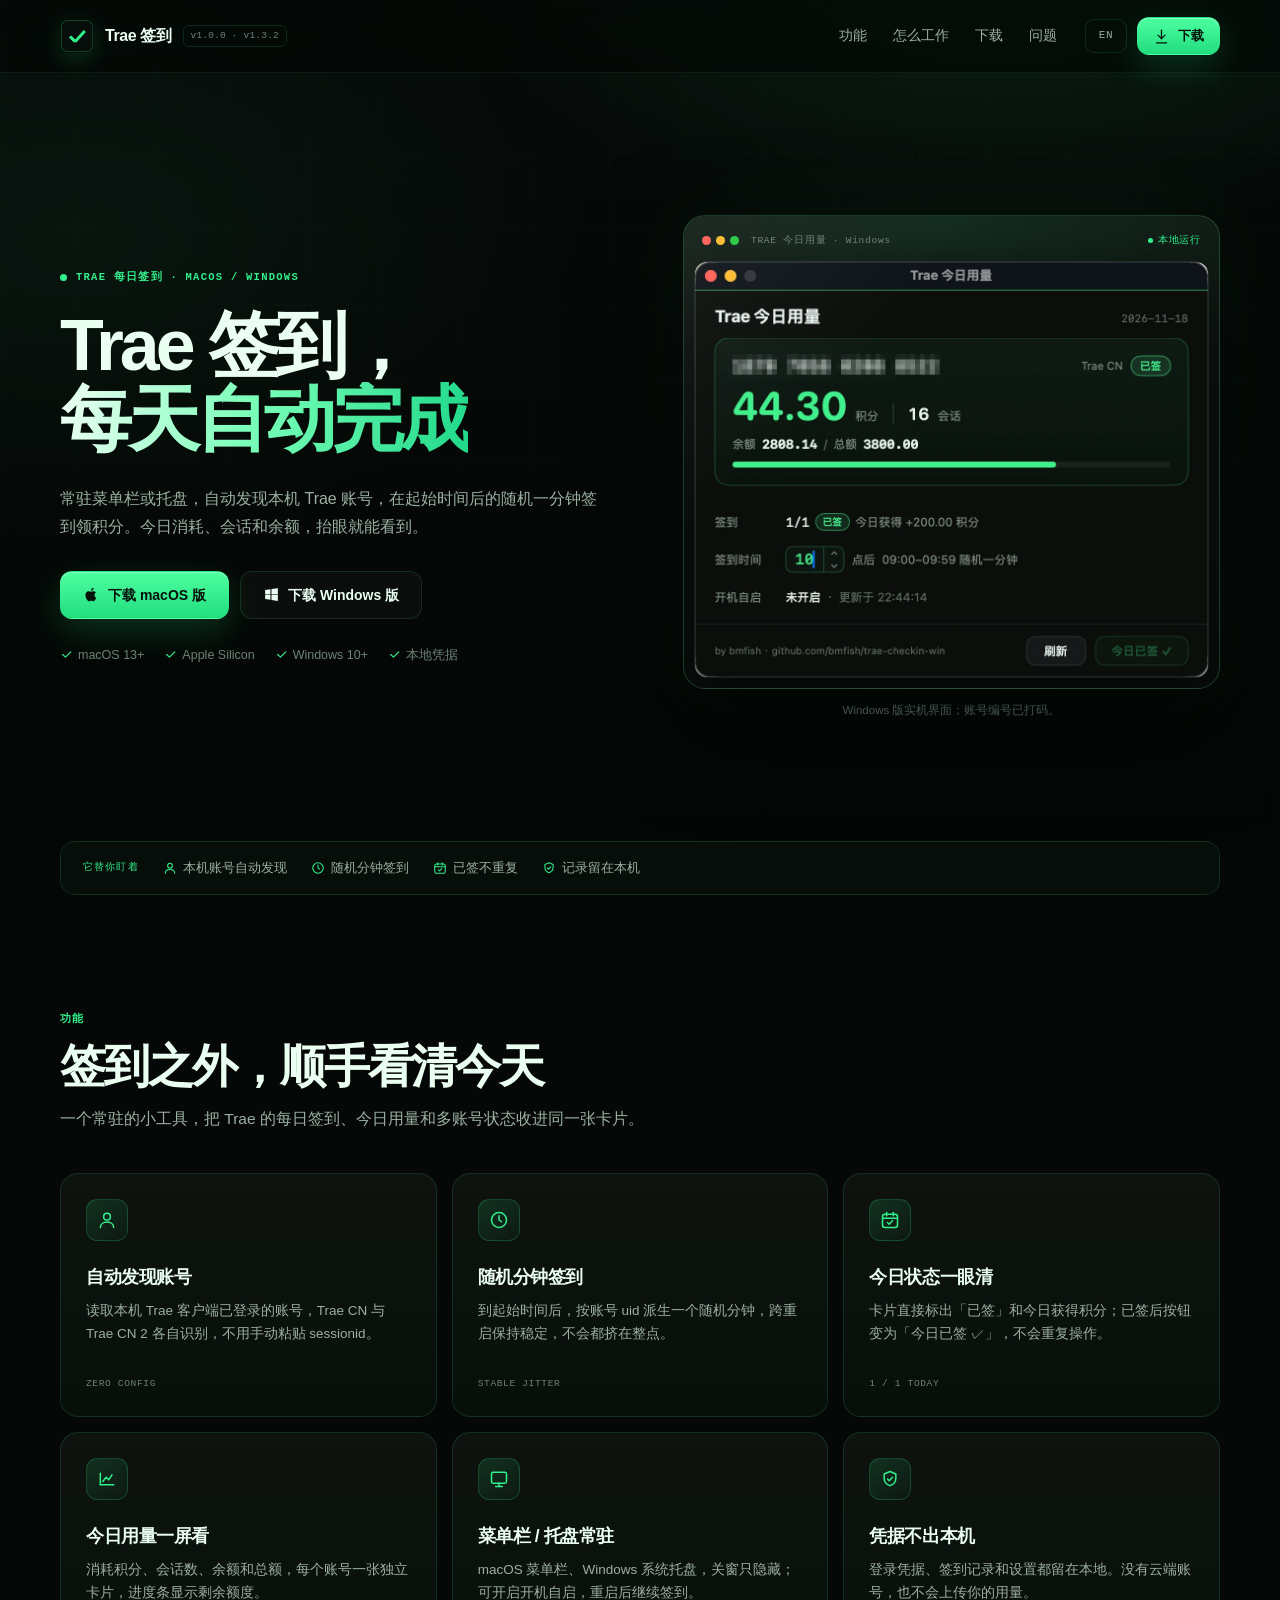
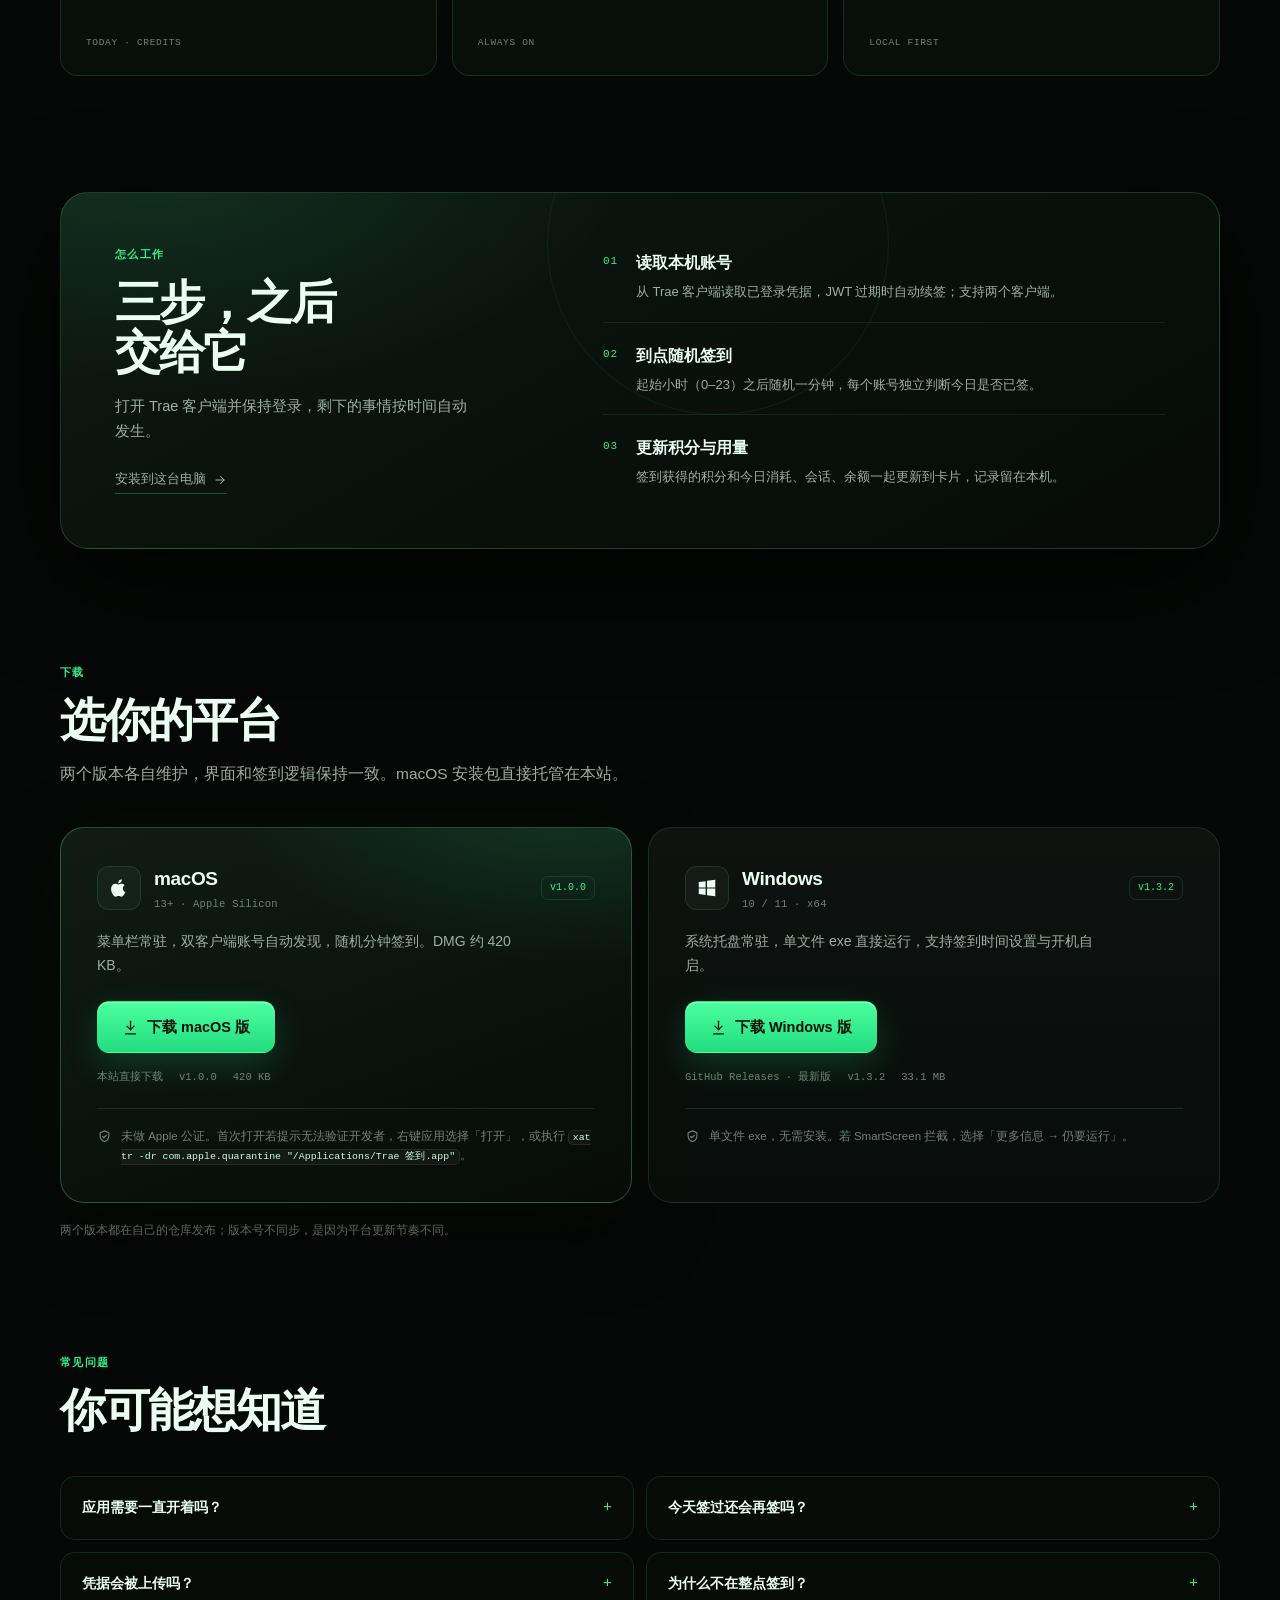
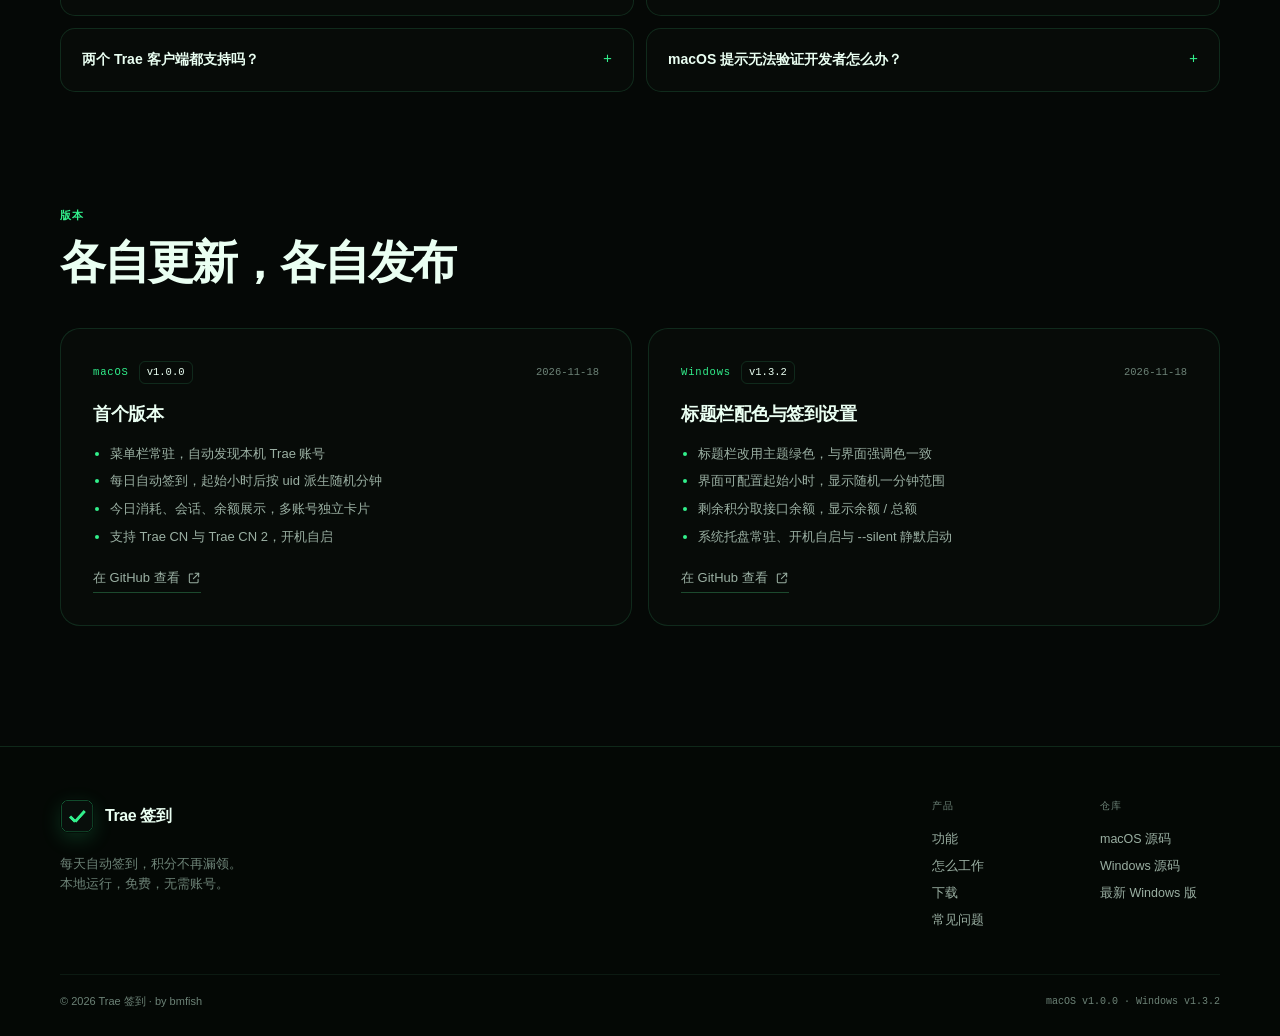
<file: trae-checkin-site/web/index.html>
<!doctype html>
<html lang="zh-CN" data-lang="zh">
<head>
  <meta charset="utf-8">
  <meta name="viewport" content="width=device-width, initial-scale=1">
  <title>Trae 签到 — 每天自动签到领积分 · macOS / Windows</title>
  <meta name="description" content="Trae 签到是本地优先的 Trae 每日自动签到工具：自动发现本机账号，起始时间后随机分钟签到，展示今日积分、会话与余额。macOS 菜单栏与 Windows 托盘双平台。">
  <meta name="theme-color" content="#050806">
  <meta name="color-scheme" content="dark">
  <link rel="icon" type="image/png" sizes="32x32" href="assets/favicon-32.png">
  <link rel="apple-touch-icon" href="assets/apple-touch-icon.png">
  <meta property="og:type" content="website">
  <meta property="og:title" content="Trae 签到 — 每天自动签到领积分">
  <meta property="og:description" content="自动发现本机 Trae 账号，起始时间后随机分钟签到；今日积分、会话与余额一眼看到。macOS 与 Windows。">
  <meta property="og:url" content="https://trae-checkin-jjawpfzj0an.qoder.website/">
  <meta property="og:image" content="https://trae-checkin-jjawpfzj0an.qoder.website/assets/og.png">
  <meta property="og:image:width" content="1200">
  <meta property="og:image:height" content="630">
  <meta property="og:locale" content="zh_CN">
  <meta name="twitter:card" content="summary_large_image">
  <meta name="twitter:image" content="https://trae-checkin-jjawpfzj0an.qoder.website/assets/og.png">
  <link rel="canonical" href="https://trae-checkin-jjawpfzj0an.qoder.website/">
  <link rel="stylesheet" href="styles.css">
  <script defer src="app.js"></script>
  <script type="application/ld+json">
  {
    "@context": "https://schema.org",
    "@type": "SoftwareApplication",
    "name": "Trae 签到",
    "operatingSystem": "macOS 13+ (Apple Silicon), Windows 10+",
    "applicationCategory": "DeveloperApplication",
    "description": "Local-first daily check-in utility for Trae, with automatic account discovery, random-minute scheduling and today's usage at a glance.",
    "softwareVersion": "1.0.0 (macOS) / 1.3.2 (Windows)",
    "offers": { "@type": "Offer", "price": "0", "priceCurrency": "USD" },
    "url": "https://trae-checkin-jjawpfzj0an.qoder.website/",
    "downloadUrl": "https://trae-checkin-jjawpfzj0an.qoder.website/assets/TraeCheckin-mac-v1.0.0.dmg",
    "sameAs": [
      "https://github.com/bmfish/trae-checkin-mac",
      "https://github.com/bmfish/trae-checkin-win"
    ]
  }
  </script>
</head>
<body id="top">
  <a class="skip-link" href="#main"><span class="zh">跳到主要内容</span><span class="en" lang="en">Skip to content</span></a>

  <div class="backdrop" aria-hidden="true"></div>

  <header class="site-header">
    <div class="container header-inner">
      <a class="brand" href="#top" aria-label="Trae 签到">
        <img src="assets/app-icon.png" width="34" height="34" alt="">
        <span class="brand-name">Trae 签到</span>
        <span class="brand-version">v1.0.0 · v1.3.2</span>
      </a>

      <nav class="main-nav" aria-label="主导航">
        <a href="#features"><span class="zh">功能</span><span class="en" lang="en">Features</span></a>
        <a href="#how"><span class="zh">怎么工作</span><span class="en" lang="en">How it works</span></a>
        <a href="#download"><span class="zh">下载</span><span class="en" lang="en">Download</span></a>
        <a href="#faq"><span class="zh">问题</span><span class="en" lang="en">FAQ</span></a>
      </nav>

      <div class="header-actions">
        <button class="lang-toggle" id="lang-toggle" type="button" aria-label="切换语言">EN</button>
        <a class="btn btn-primary btn-small" href="#download">
          <svg class="icon" aria-hidden="true"><use href="#i-download"/></svg>
          <span class="zh">下载</span><span class="en" lang="en">Download</span>
        </a>
      </div>
    </div>
  </header>

  <svg class="sprite" aria-hidden="true" xmlns="http://www.w3.org/2000/svg">
    <symbol id="i-download" viewBox="0 0 24 24"><path d="M12 3v12"/><path d="m7 10 5 5 5-5"/><path d="M5 21h14"/></symbol>
    <symbol id="i-check" viewBox="0 0 24 24"><path d="m5 12 5 5L20 7"/></symbol>
    <symbol id="i-calendar" viewBox="0 0 24 24"><rect x="3" y="5" width="18" height="16" rx="3"/><path d="M8 3v4"/><path d="M16 3v4"/><path d="M3 10h18"/><path d="m9 15 2 2 4-4"/></symbol>
    <symbol id="i-user" viewBox="0 0 24 24"><circle cx="12" cy="8" r="4"/><path d="M4 21c0-4 3.6-6.5 8-6.5s8 2.5 8 6.5"/></symbol>
    <symbol id="i-clock" viewBox="0 0 24 24"><circle cx="12" cy="12" r="9"/><path d="M12 7v5l3 2"/></symbol>
    <symbol id="i-chart" viewBox="0 0 24 24"><path d="M4 19V5"/><path d="M4 19h16"/><path d="m7 15 4-5 3 3 4-6"/></symbol>
    <symbol id="i-monitor" viewBox="0 0 24 24"><rect x="3" y="4" width="18" height="13" rx="2"/><path d="M8 21h8"/><path d="M12 17v4"/></symbol>
    <symbol id="i-shield" viewBox="0 0 24 24"><path d="M12 3 5 6v5c0 4.6 3 7.6 7 9 4-1.4 7-4.4 7-9V6Z"/><path d="m9 12 2 2 4-4"/></symbol>
    <symbol id="i-arrow" viewBox="0 0 24 24"><path d="M5 12h14"/><path d="m13 6 6 6-6 6"/></symbol>
    <symbol id="i-ext" viewBox="0 0 24 24"><path d="M14 4h6v6"/><path d="m20 4-9 9"/><path d="M19 14v5a1 1 0 0 1-1 1H5a1 1 0 0 1-1-1V6a1 1 0 0 1 1-1h5"/></symbol>
    <symbol id="i-apple" viewBox="0 0 24 24"><path d="M16.2 12.6c0-2.3 1.9-3.4 2-3.5-1.1-1.6-2.8-1.8-3.4-1.8-1.5-.2-2.8.8-3.6.8s-1.9-.8-3.1-.8c-1.6 0-3.1.9-3.9 2.4-1.7 2.9-.4 7.2 1.2 9.5.8 1.1 1.7 2.4 3 2.3 1.2 0 1.6-.8 3.1-.8s1.9.8 3.1.8c1.3 0 2.1-1.1 2.9-2.3.9-1.3 1.3-2.5 1.3-2.6-.1 0-2.6-1-2.6-4Z"/><path d="M14 5.4c.7-.8 1.1-1.9 1-3-1 .1-2.1.7-2.8 1.5-.6.7-1.1 1.8-1 2.9 1 .1 2.1-.6 2.8-1.4Z"/></symbol>
    <symbol id="i-windows" viewBox="0 0 24 24"><path d="M3 5.5 10.5 4.5v7H3Z"/><path d="M12 4.2 21 3v8.5h-9Z"/><path d="M3 12.5h7.5v7L3 18.5Z"/><path d="M12 12.5h9V21l-9-1.2Z"/></symbol>
  </svg>

  <main id="main">
    <section class="hero container">
      <div class="hero-grid">
        <div class="hero-copy">
          <div class="eyebrow">
            <span class="status-dot" aria-hidden="true"></span>
            <span class="zh">TRAE 每日签到 · macOS / Windows</span>
            <span class="en" lang="en">DAILY TRAE CHECK-IN · macOS / WINDOWS</span>
          </div>

          <h1>
            <span class="zh">Trae 签到，<br><em>每天自动完成</em></span>
            <span class="en" lang="en">Trae check-in,<br><em>handled every day</em></span>
          </h1>

          <p class="hero-lead zh">常驻菜单栏或托盘，自动发现本机 Trae 账号，在起始时间后的随机一分钟签到领积分。今日消耗、会话和余额，抬眼就能看到。</p>
          <p class="hero-lead en" lang="en">Lives in your menu bar or tray, finds your local Trae accounts and claims the daily credits at a random minute after your start hour. Today's spend, sessions and balance stay one glance away.</p>

          <div class="hero-actions">
            <a class="btn btn-primary btn-large" href="#download">
              <svg class="icon icon-fill" aria-hidden="true"><use href="#i-apple"/></svg>
              <span class="zh">下载 macOS 版</span><span class="en" lang="en">Download for macOS</span>
            </a>
            <a class="btn btn-ghost btn-large" href="https://github.com/bmfish/trae-checkin-win/releases/latest/download/trae-checkin.exe">
              <svg class="icon icon-fill" aria-hidden="true"><use href="#i-windows"/></svg>
              <span class="zh">下载 Windows 版</span><span class="en" lang="en">Download for Windows</span>
            </a>
          </div>

          <ul class="hero-meta" aria-label="运行要求">
            <li><svg class="icon" aria-hidden="true"><use href="#i-check"/></svg>macOS 13+</li>
            <li><svg class="icon" aria-hidden="true"><use href="#i-check"/></svg><span class="zh">Apple Silicon</span><span class="en" lang="en">Apple Silicon</span></li>
            <li><svg class="icon" aria-hidden="true"><use href="#i-check"/></svg>Windows 10+</li>
            <li><svg class="icon" aria-hidden="true"><use href="#i-check"/></svg><span class="zh">本地凭据</span><span class="en" lang="en">Local credentials</span></li>
          </ul>
        </div>

        <figure class="hero-shot">
          <div class="shot-shell">
            <div class="shot-bar">
              <span class="shot-dots" aria-hidden="true"><i></i><i></i><i></i></span>
              <span class="shot-label">TRAE 今日用量 · Windows</span>
              <span class="shot-live"><span class="live-dot" aria-hidden="true"></span><span class="zh">本地运行</span><span class="en" lang="en">LOCAL</span></span>
            </div>
            <img src="assets/trae-checkin-ui.webp" width="1040" height="840" loading="eager"
                 data-alt-zh="Trae 签到 Windows 版界面：今日积分、会话、余额与签到状态，账号编号已打码"
                 data-alt-en="The Windows app: today's credits, sessions, balance and check-in status, with the account ID masked"
                 alt="Trae 签到 Windows 版界面：今日积分、会话、余额与签到状态，账号编号已打码">
          </div>
          <figcaption>
            <span class="zh">Windows 版实机界面；账号编号已打码。</span>
            <span class="en" lang="en">Real Windows UI; the account ID is masked.</span>
          </figcaption>
        </figure>
      </div>
    </section>

    <section class="container">
      <div class="signal-strip reveal">
        <span class="strip-label"><span class="zh">它替你盯着</span><span class="en" lang="en">IT WATCHES</span></span>
        <span class="strip-item"><svg class="icon" aria-hidden="true"><use href="#i-user"/></svg><span class="zh">本机账号自动发现</span><span class="en" lang="en">Local accounts found</span></span>
        <span class="strip-item"><svg class="icon" aria-hidden="true"><use href="#i-clock"/></svg><span class="zh">随机分钟签到</span><span class="en" lang="en">Random-minute claim</span></span>
        <span class="strip-item"><svg class="icon" aria-hidden="true"><use href="#i-calendar"/></svg><span class="zh">已签不重复</span><span class="en" lang="en">No repeat claims</span></span>
        <span class="strip-item"><svg class="icon" aria-hidden="true"><use href="#i-shield"/></svg><span class="zh">记录留在本机</span><span class="en" lang="en">Records stay local</span></span>
      </div>
    </section>

    <section class="section container" id="features">
      <div class="section-head reveal">
        <div class="eyebrow"><span class="zh">功能</span><span class="en" lang="en">FEATURES</span></div>
        <h2><span class="zh">签到之外，顺手看清今天</span><span class="en" lang="en">More than a check-in button</span></h2>
        <p class="zh">一个常驻的小工具，把 Trae 的每日签到、今日用量和多账号状态收进同一张卡片。</p>
        <p class="en" lang="en">A small always-on utility that folds daily check-in, today's usage and multi-account status into one card.</p>
      </div>

      <div class="feature-grid">
        <article class="feature-card reveal">
          <div class="icon-tile"><svg class="icon" aria-hidden="true"><use href="#i-user"/></svg></div>
          <h3><span class="zh">自动发现账号</span><span class="en" lang="en">Accounts, discovered</span></h3>
          <p class="zh">读取本机 Trae 客户端已登录的账号，Trae CN 与 Trae CN 2 各自识别，不用手动粘贴 sessionid。</p>
          <p class="en" lang="en">Reads the accounts already signed in to your Trae clients, including Trae CN and Trae CN 2 — no sessionid to paste.</p>
          <span class="card-tag">ZERO CONFIG</span>
        </article>

        <article class="feature-card reveal">
          <div class="icon-tile"><svg class="icon" aria-hidden="true"><use href="#i-clock"/></svg></div>
          <h3><span class="zh">随机分钟签到</span><span class="en" lang="en">Random-minute check-in</span></h3>
          <p class="zh">到起始时间后，按账号 uid 派生一个随机分钟，跨重启保持稳定，不会都挤在整点。</p>
          <p class="en" lang="en">After your start hour, a uid-derived random minute stays stable across restarts, so check-ins never pile up on the hour.</p>
          <span class="card-tag">STABLE JITTER</span>
        </article>

        <article class="feature-card reveal">
          <div class="icon-tile"><svg class="icon" aria-hidden="true"><use href="#i-calendar"/></svg></div>
          <h3><span class="zh">今日状态一眼清</span><span class="en" lang="en">Today, at a glance</span></h3>
          <p class="zh">卡片直接标出「已签」和今日获得积分；已签后按钮变为「今日已签 ✓」，不会重复操作。</p>
          <p class="en" lang="en">The card marks today as checked in and shows the credits earned; afterwards the button reads Checked in today and stays put.</p>
          <span class="card-tag">1 / 1 TODAY</span>
        </article>

        <article class="feature-card reveal">
          <div class="icon-tile"><svg class="icon" aria-hidden="true"><use href="#i-chart"/></svg></div>
          <h3><span class="zh">今日用量一屏看</span><span class="en" lang="en">Usage in one screen</span></h3>
          <p class="zh">消耗积分、会话数、余额和总额，每个账号一张独立卡片，进度条显示剩余额度。</p>
          <p class="en" lang="en">Spend, sessions, balance and total, one card per account, with a bar for the remaining credits.</p>
          <span class="card-tag">TODAY · CREDITS</span>
        </article>

        <article class="feature-card reveal">
          <div class="icon-tile"><svg class="icon" aria-hidden="true"><use href="#i-monitor"/></svg></div>
          <h3><span class="zh">菜单栏 / 托盘常驻</span><span class="en" lang="en">Menu bar and tray</span></h3>
          <p class="zh">macOS 菜单栏、Windows 系统托盘，关窗只隐藏；可开启开机自启，重启后继续签到。</p>
          <p class="en" lang="en">macOS menu bar or Windows tray; closing the window only hides it. Autostart keeps check-in going after a reboot.</p>
          <span class="card-tag">ALWAYS ON</span>
        </article>

        <article class="feature-card reveal">
          <div class="icon-tile"><svg class="icon" aria-hidden="true"><use href="#i-shield"/></svg></div>
          <h3><span class="zh">凭据不出本机</span><span class="en" lang="en">Credentials stay local</span></h3>
          <p class="zh">登录凭据、签到记录和设置都留在本地。没有云端账号，也不会上传你的用量。</p>
          <p class="en" lang="en">Credentials, check-in records and settings stay on your machine. There is no cloud account and no usage upload.</p>
          <span class="card-tag">LOCAL FIRST</span>
        </article>
      </div>
    </section>

    <section class="section container" id="how">
      <div class="how-panel reveal">
        <div class="how-copy">
          <div class="eyebrow"><span class="zh">怎么工作</span><span class="en" lang="en">HOW IT WORKS</span></div>
          <h2><span class="zh">三步，之后<br>交给它</span><span class="en" lang="en">Three steps,<br>then it runs</span></h2>
          <p class="zh">打开 Trae 客户端并保持登录，剩下的事情按时间自动发生。</p>
          <p class="en" lang="en">Keep your Trae client signed in; the rest happens on schedule.</p>
          <a class="text-link" href="#download">
            <span class="zh">安装到这台电脑</span><span class="en" lang="en">Install on this machine</span>
            <svg class="icon" aria-hidden="true"><use href="#i-arrow"/></svg>
          </a>
        </div>

        <ol class="how-steps">
          <li>
            <span class="step-index">01</span>
            <div>
              <h3><span class="zh">读取本机账号</span><span class="en" lang="en">Read local accounts</span></h3>
              <p class="zh">从 Trae 客户端读取已登录凭据，JWT 过期时自动续签；支持两个客户端。</p>
              <p class="en" lang="en">Reads the signed-in credentials from your Trae clients and renews the JWT when it expires, across both clients.</p>
            </div>
          </li>
          <li>
            <span class="step-index">02</span>
            <div>
              <h3><span class="zh">到点随机签到</span><span class="en" lang="en">Check in on schedule</span></h3>
              <p class="zh">起始小时（0–23）之后随机一分钟，每个账号独立判断今日是否已签。</p>
              <p class="en" lang="en">A random minute after your start hour (0–23), with each account checked independently for today.</p>
            </div>
          </li>
          <li>
            <span class="step-index">03</span>
            <div>
              <h3><span class="zh">更新积分与用量</span><span class="en" lang="en">Update credits and usage</span></h3>
              <p class="zh">签到获得的积分和今日消耗、会话、余额一起更新到卡片，记录留在本机。</p>
              <p class="en" lang="en">Earned credits are shown next to today's spend, sessions and balance, with records kept locally.</p>
            </div>
          </li>
        </ol>
      </div>
    </section>

    <section class="section container" id="download">
      <div class="section-head reveal">
        <div class="eyebrow"><span class="zh">下载</span><span class="en" lang="en">DOWNLOAD</span></div>
        <h2><span class="zh">选你的平台</span><span class="en" lang="en">Pick your platform</span></h2>
        <p class="zh">两个版本各自维护，界面和签到逻辑保持一致。macOS 安装包直接托管在本站。</p>
        <p class="en" lang="en">Two builds, maintained side by side with the same check-in flow. The macOS installer is hosted right here.</p>
      </div>

      <div class="download-grid">
        <article class="download-card download-mac reveal">
          <div class="platform-head">
            <span class="platform-icon"><svg class="icon icon-fill" aria-hidden="true"><use href="#i-apple"/></svg></span>
            <div>
              <h3>macOS</h3>
              <span class="platform-sub">13+ · Apple Silicon</span>
            </div>
            <span class="version-pill">v1.0.0</span>
          </div>
          <p class="zh">菜单栏常驻，双客户端账号自动发现，随机分钟签到。DMG 约 420 KB。</p>
          <p class="en" lang="en">Lives in the menu bar, discovers both clients and checks in at a random minute. The DMG is about 420 KB.</p>
          <a class="btn btn-primary btn-xl" href="assets/TraeCheckin-mac-v1.0.0.dmg" download>
            <svg class="icon" aria-hidden="true"><use href="#i-download"/></svg>
            <span class="zh">下载 macOS 版</span><span class="en" lang="en">Download for macOS</span>
          </a>
          <div class="download-meta">
            <span><span class="zh">本站直接下载</span><span class="en" lang="en">Hosted on this site</span></span>
            <span>v1.0.0</span>
            <span>420 KB</span>
          </div>
          <div class="install-note">
            <svg class="icon" aria-hidden="true"><use href="#i-shield"/></svg>
            <p class="zh">未做 Apple 公证。首次打开若提示无法验证开发者，右键应用选择「打开」，或执行 <code>xattr -dr com.apple.quarantine "/Applications/Trae 签到.app"</code>。</p>
            <p class="en" lang="en">Not notarized. If macOS blocks the first launch, right-click the app and choose Open, or run <code>xattr -dr com.apple.quarantine "/Applications/Trae 签到.app"</code>.</p>
          </div>
        </article>

        <article class="download-card download-win reveal">
          <div class="platform-head">
            <span class="platform-icon"><svg class="icon icon-fill" aria-hidden="true"><use href="#i-windows"/></svg></span>
            <div>
              <h3>Windows</h3>
              <span class="platform-sub">10 / 11 · x64</span>
            </div>
            <span class="version-pill">v1.3.2</span>
          </div>
          <p class="zh">系统托盘常驻，单文件 exe 直接运行，支持签到时间设置与开机自启。</p>
          <p class="en" lang="en">Runs from the system tray as a single exe, with a configurable start hour and autostart.</p>
          <a class="btn btn-primary btn-xl" href="https://github.com/bmfish/trae-checkin-win/releases/latest/download/trae-checkin.exe">
            <svg class="icon" aria-hidden="true"><use href="#i-download"/></svg>
            <span class="zh">下载 Windows 版</span><span class="en" lang="en">Download for Windows</span>
          </a>
          <div class="download-meta">
            <span><span class="zh">GitHub Releases · 最新版</span><span class="en" lang="en">Latest on GitHub Releases</span></span>
            <span>v1.3.2</span>
            <span>33.1 MB</span>
          </div>
          <div class="install-note">
            <svg class="icon" aria-hidden="true"><use href="#i-shield"/></svg>
            <p class="zh">单文件 exe，无需安装。若 SmartScreen 拦截，选择「更多信息 → 仍要运行」。</p>
            <p class="en" lang="en">A single exe, no installer. If SmartScreen blocks it, choose More info → Run anyway.</p>
          </div>
        </article>
      </div>

      <p class="download-footnote">
        <span class="zh">两个版本都在自己的仓库发布；版本号不同步，是因为平台更新节奏不同。</span>
        <span class="en" lang="en">Each platform ships from its own repository, so the version numbers can differ.</span>
      </p>
    </section>

    <section class="section container" id="faq">
      <div class="section-head reveal">
        <div class="eyebrow"><span class="zh">常见问题</span><span class="en" lang="en">FAQ</span></div>
        <h2><span class="zh">你可能想知道</span><span class="en" lang="en">Good to know</span></h2>
      </div>

      <div class="faq-grid">
        <details class="reveal">
          <summary><span class="zh">应用需要一直开着吗？</span><span class="en" lang="en">Does the app need to stay open?</span></summary>
          <p class="zh">签到由本机应用发起，所以到点时要保持它运行。可以开启开机自启，登录后就在菜单栏或托盘里等着；关掉窗口只是隐藏，不会退出。</p>
          <p class="en" lang="en">Check-in runs from the local app, so it needs to be running at the scheduled time. Turn on autostart and it waits in the menu bar or tray after login; closing the window only hides it.</p>
        </details>

        <details class="reveal">
          <summary><span class="zh">今天签过还会再签吗？</span><span class="en" lang="en">Can it check in twice in one day?</span></summary>
          <p class="zh">每个账号会先判断今日状态。已签的账号直接标记为「已签」，按钮变为「今日已签 ✓」，不会重复领取。</p>
          <p class="en" lang="en">Each account's status is checked first. Accounts already checked in today are marked and the button reads Checked in today, so the claim does not repeat.</p>
        </details>

        <details class="reveal">
          <summary><span class="zh">凭据会被上传吗？</span><span class="en" lang="en">Are credentials uploaded?</span></summary>
          <p class="zh">不会。登录凭据从本机 Trae 客户端读取，签到记录和设置也留在本机；没有云端账号，也没有用量上传。</p>
          <p class="en" lang="en">No. Credentials come from your local Trae client, and check-in records and settings stay on the machine. There is no cloud account and no usage upload.</p>
        </details>

        <details class="reveal">
          <summary><span class="zh">为什么不在整点签到？</span><span class="en" lang="en">Why not exactly on the hour?</span></summary>
          <p class="zh">起始小时之后，按账号 uid 派生一个随机分钟，跨重启保持稳定。这样多个账号不会在同一秒一起请求，也不容易被整点拥堵影响。</p>
          <p class="en" lang="en">After the start hour, each account gets a uid-derived random minute that stays stable across restarts, keeping accounts from hitting the endpoint at the same second.</p>
        </details>

        <details class="reveal">
          <summary><span class="zh">两个 Trae 客户端都支持吗？</span><span class="en" lang="en">Does it support both Trae clients?</span></summary>
          <p class="zh">支持。Trae CN 与 Trae CN 2 的账号会分别识别、分别签到，用量也按账号独立展示。</p>
          <p class="en" lang="en">Yes. Trae CN and Trae CN 2 accounts are discovered and checked in separately, with usage shown per account.</p>
        </details>

        <details class="reveal">
          <summary><span class="zh">macOS 提示无法验证开发者怎么办？</span><span class="en" lang="en">macOS says it cannot verify the developer.</span></summary>
          <p class="zh">当前 DMG 未做 Apple 公证。右键点击应用选择「打开」，或到「系统设置 → 隐私与安全性」允许本次打开；也可以用上面的 xattr 命令去掉隔离标记。</p>
          <p class="en" lang="en">The DMG is not notarized. Right-click the app and choose Open, or allow it once in System Settings → Privacy &amp; Security; the xattr command above also clears the quarantine flag.</p>
        </details>
      </div>
    </section>

    <section class="section container" id="releases">
      <div class="section-head reveal">
        <div class="eyebrow"><span class="zh">版本</span><span class="en" lang="en">RELEASES</span></div>
        <h2><span class="zh">各自更新，各自发布</span><span class="en" lang="en">Shipped per platform</span></h2>
      </div>

      <div class="release-grid">
        <article class="release-card reveal">
          <div class="release-top">
            <span class="release-platform">macOS</span>
            <span class="release-version">v1.0.0</span>
            <span class="release-date">2026-11-18</span>
          </div>
          <h3><span class="zh">首个版本</span><span class="en" lang="en">First release</span></h3>
          <ul>
            <li><span class="zh">菜单栏常驻，自动发现本机 Trae 账号</span><span class="en" lang="en">Menu bar utility with local Trae account discovery</span></li>
            <li><span class="zh">每日自动签到，起始小时后按 uid 派生随机分钟</span><span class="en" lang="en">Daily check-in at a uid-derived minute after the start hour</span></li>
            <li><span class="zh">今日消耗、会话、余额展示，多账号独立卡片</span><span class="en" lang="en">Today's spend, sessions and balance, one card per account</span></li>
            <li><span class="zh">支持 Trae CN 与 Trae CN 2，开机自启</span><span class="en" lang="en">Both Trae CN clients, plus launch at login</span></li>
          </ul>
          <a class="text-link" href="https://github.com/bmfish/trae-checkin-mac/releases" target="_blank" rel="noopener">
            <span class="zh">在 GitHub 查看</span><span class="en" lang="en">View on GitHub</span>
            <svg class="icon" aria-hidden="true"><use href="#i-ext"/></svg>
          </a>
        </article>

        <article class="release-card reveal">
          <div class="release-top">
            <span class="release-platform">Windows</span>
            <span class="release-version">v1.3.2</span>
            <span class="release-date">2026-11-18</span>
          </div>
          <h3><span class="zh">标题栏配色与签到设置</span><span class="en" lang="en">Title bar and scheduling</span></h3>
          <ul>
            <li><span class="zh">标题栏改用主题绿色，与界面强调色一致</span><span class="en" lang="en">Title bar separator now matches the green accent</span></li>
            <li><span class="zh">界面可配置起始小时，显示随机一分钟范围</span><span class="en" lang="en">Configurable start hour with the random-minute range shown</span></li>
            <li><span class="zh">剩余积分取接口余额，显示余额 / 总额</span><span class="en" lang="en">Remaining credits from the balance endpoint, shown with the total</span></li>
            <li><span class="zh">系统托盘常驻、开机自启与 --silent 静默启动</span><span class="en" lang="en">Tray, autostart and --silent startup</span></li>
          </ul>
          <a class="text-link" href="https://github.com/bmfish/trae-checkin-win/releases" target="_blank" rel="noopener">
            <span class="zh">在 GitHub 查看</span><span class="en" lang="en">View on GitHub</span>
            <svg class="icon" aria-hidden="true"><use href="#i-ext"/></svg>
          </a>
        </article>
      </div>
    </section>
  </main>

  <footer class="site-footer">
    <div class="container">
      <div class="footer-top">
        <div class="footer-brand">
          <a class="brand" href="#top">
            <img src="assets/app-icon.png" width="34" height="34" alt="">
            <span>Trae 签到</span>
          </a>
          <p class="zh">每天自动签到，积分不再漏领。<br>本地运行，免费，无需账号。</p>
          <p class="en" lang="en">Daily Trae check-in, credits never missed.<br>Local-first, free, no account.</p>
        </div>

        <div class="footer-links">
          <div>
            <h4><span class="zh">产品</span><span class="en" lang="en">Product</span></h4>
            <a href="#features"><span class="zh">功能</span><span class="en" lang="en">Features</span></a>
            <a href="#how"><span class="zh">怎么工作</span><span class="en" lang="en">How it works</span></a>
            <a href="#download"><span class="zh">下载</span><span class="en" lang="en">Download</span></a>
            <a href="#faq"><span class="zh">常见问题</span><span class="en" lang="en">FAQ</span></a>
          </div>
          <div>
            <h4><span class="zh">仓库</span><span class="en" lang="en">Repositories</span></h4>
            <a href="https://github.com/bmfish/trae-checkin-mac" target="_blank" rel="noopener"><span class="zh">macOS 源码</span><span class="en" lang="en">macOS source</span></a>
            <a href="https://github.com/bmfish/trae-checkin-win" target="_blank" rel="noopener"><span class="zh">Windows 源码</span><span class="en" lang="en">Windows source</span></a>
            <a href="https://github.com/bmfish/trae-checkin-win/releases/latest/download/trae-checkin.exe"><span class="zh">最新 Windows 版</span><span class="en" lang="en">Latest Windows build</span></a>
          </div>
        </div>
      </div>

      <div class="footer-bottom">
        <span>© <span id="year">2026</span> Trae 签到 · by bmfish</span>
        <span class="footer-version">macOS v1.0.0 · Windows v1.3.2</span>
      </div>
    </div>
  </footer>
</body>
</html>
</file>
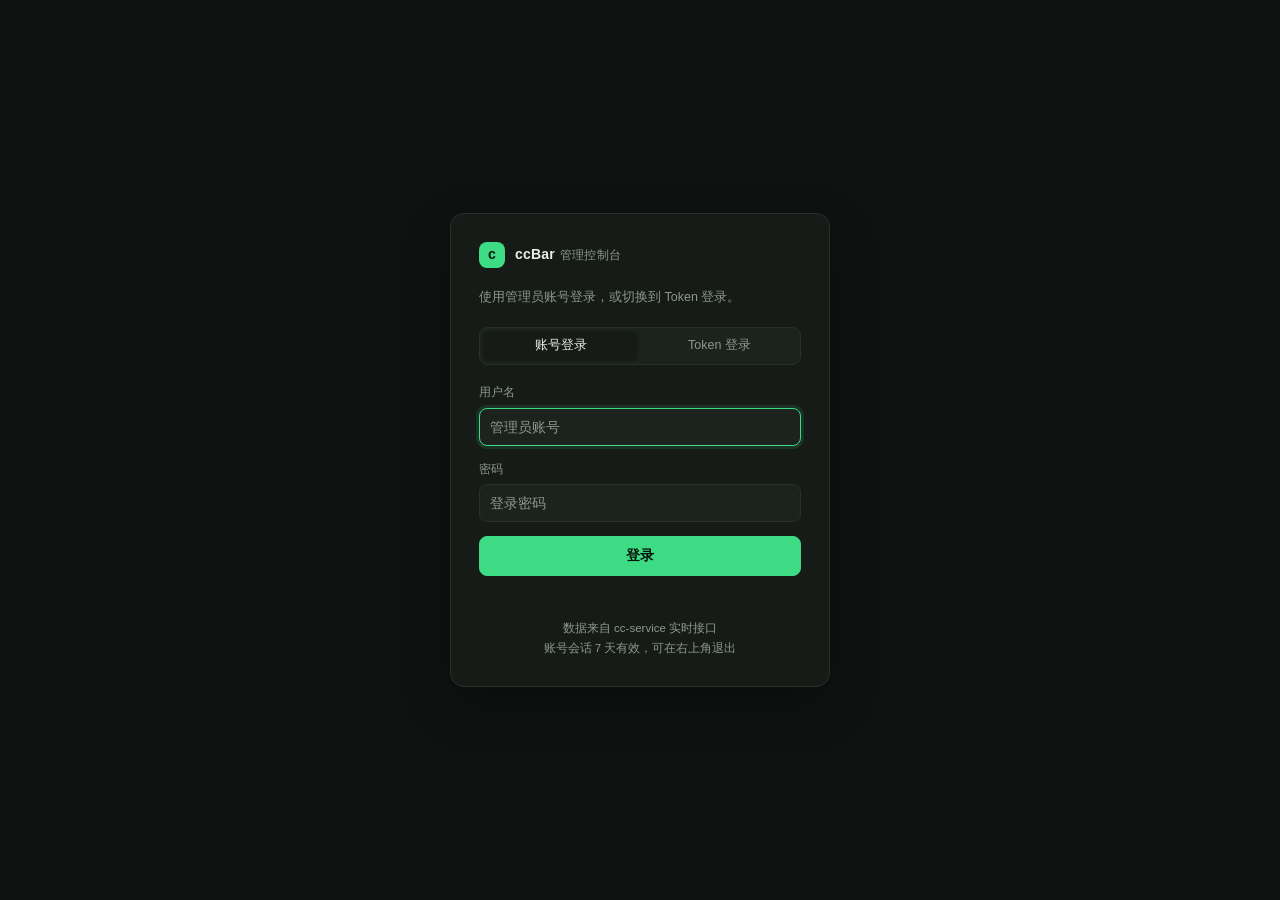
<file: cc-service/src/main/resources/static/admin/index.html>
<!doctype html>
<html lang="zh-CN" data-theme="dark">
<head>
<meta charset="utf-8">
<meta name="viewport" content="width=device-width, initial-scale=1">
<title>CC 管理控制台</title>
<style>
  :root {
    --bg: #0e1210;
    --sidebar: #111613;
    --panel: #161b18;
    --panel-2: #1c231f;
    --border: #29312b;
    --border-strong: #39443c;
    --text: #e9efeb;
    --muted: #8d978f;
    --accent: #3ddc84;
    --accent-dim: rgba(61, 220, 132, .12);
    --accent-on: #07140c;
    --danger: #ff6b6b;
    --danger-dim: rgba(255, 107, 107, .12);
    --warning: #f2b544;
    --series-1: #3ddc84;
    --series-2: #2a8f5d;
    --series-3: #78bdf5;
    --shadow: 0 18px 50px rgba(0, 0, 0, .28);
    --radius-card: 14px;
    color-scheme: dark;
  }
  html[data-theme="light"] {
    --bg: #f3f6f3;
    --sidebar: #ffffff;
    --panel: #ffffff;
    --panel-2: #f1f5f2;
    --border: #e0e7e1;
    --border-strong: #cfd9d1;
    --text: #18211b;
    --muted: #64736a;
    --accent: #0f9d58;
    --accent-dim: rgba(15, 157, 88, .10);
    --accent-on: #ffffff;
    --danger: #d93d3d;
    --danger-dim: rgba(217, 61, 61, .10);
    --warning: #b77a10;
    --series-1: #0f9d58;
    --series-2: #8ad8ad;
    --series-3: #3b82f6;
    --shadow: 0 16px 42px rgba(20, 40, 28, .08);
    color-scheme: light;
  }
  * { box-sizing: border-box; }
  html, body { margin: 0; min-height: 100%; }
  body {
    background: var(--bg);
    color: var(--text);
    font: 14px/1.55 -apple-system, BlinkMacSystemFont, "SF Pro Text", "PingFang SC", "Microsoft YaHei", sans-serif;
    -webkit-font-smoothing: antialiased;
  }
  button, input, select, textarea { font: inherit; color: inherit; }
  a { color: var(--accent); }
  .hidden { display: none !important; }
  .mono { font-family: "SF Mono", ui-monospace, Menlo, Consolas, monospace; }
  .muted { color: var(--muted); }
  .num { font-variant-numeric: tabular-nums; }

  /* 登录 */
  .login-wrap { min-height: 100vh; display: flex; align-items: center; justify-content: center; padding: 24px; }
  .login-card {
    width: 380px; max-width: 100%; background: var(--panel); border: 1px solid var(--border);
    border-radius: var(--radius-card); padding: 28px; box-shadow: var(--shadow);
  }
  .login-card .brand { padding: 0 0 20px; }
  .login-card p { color: var(--muted); font-size: 12.5px; margin: 0 0 20px; }
  .login-foot { margin-top: 16px; color: var(--muted); font-size: 11.5px; text-align: center; line-height: 1.7; }
  .login-tabs {
    display: flex; gap: 4px; background: var(--panel-2); border: 1px solid var(--border);
    border-radius: 9px; padding: 3px; margin-bottom: 18px;
  }
  .login-tabs button {
    flex: 1; height: 30px; border: none; border-radius: 6px; background: transparent;
    color: var(--muted); cursor: pointer; font-size: 12.5px; white-space: nowrap;
  }
  .login-tabs button:hover { color: var(--text); }
  .login-tabs button.active { background: var(--panel); color: var(--text); box-shadow: 0 1px 2px rgba(0, 0, 0, .12); }
  .error { color: var(--danger); font-size: 12px; min-height: 17px; margin-top: 10px; }

  /* 基础控件 */
  .btn {
    height: 34px; padding: 0 13px; border-radius: 8px; border: 1px solid var(--border);
    background: var(--panel-2); color: var(--text); cursor: pointer;
    display: inline-flex; align-items: center; justify-content: center; gap: 6px;
    transition: background .12s, border-color .12s, color .12s; white-space: nowrap;
  }
  .btn:hover { border-color: var(--border-strong); }
  .btn.primary { background: var(--accent); border-color: var(--accent); color: var(--accent-on); font-weight: 600; }
  .btn.primary:hover { filter: brightness(1.06); }
  .btn.danger { color: var(--danger); }
  .btn.danger:hover { background: var(--danger-dim); border-color: color-mix(in srgb, var(--danger) 40%, var(--border)); }
  .btn.ghost { background: transparent; }
  .btn.block { width: 100%; height: 40px; }
  .btn.sm { height: 28px; padding: 0 9px; font-size: 12px; }
  .btn:disabled { opacity: .5; cursor: not-allowed; }
  .icon-btn {
    width: 32px; height: 32px; padding: 0; border-radius: 8px; border: 1px solid var(--border);
    background: var(--panel-2); color: var(--muted); cursor: pointer;
    display: inline-flex; align-items: center; justify-content: center;
  }
  .icon-btn:hover { color: var(--text); border-color: var(--border-strong); }
  .icon-btn svg { width: 15px; height: 15px; }
  .input, .select {
    height: 32px; padding: 0 10px; border-radius: 8px; border: 1px solid var(--border);
    background: var(--panel-2); color: var(--text); outline: none;
  }
  .input:focus, .select:focus { border-color: var(--accent); box-shadow: 0 0 0 3px var(--accent-dim); }
  .input::placeholder { color: var(--muted); }
  .select { padding-right: 26px; cursor: pointer; }
  .field { margin-bottom: 14px; }
  .field label { display: block; color: var(--muted); font-size: 12px; margin-bottom: 6px; }
  .field .input, .field .select { width: 100%; height: 38px; }
  .field .hint { color: var(--muted); font-size: 11.5px; margin-top: 6px; line-height: 1.6; }

  /* 布局 */
  .app { display: flex; min-height: 100vh; }
  .sidebar {
    width: 224px; flex: 0 0 224px; background: var(--sidebar);
    border-right: 1px solid var(--border);
    display: flex; flex-direction: column; padding: 18px 12px;
    position: sticky; top: 0; height: 100vh;
    /* 窗口较矮时导航项超出视口，必须允许侧栏内部滚动，否则底部项不可达 */
    overflow-y: auto;
  }
  .sidebar::-webkit-scrollbar { width: 6px; }
  .sidebar::-webkit-scrollbar-thumb { background: var(--border-strong); border-radius: 3px; }
  .sidebar::-webkit-scrollbar-track { background: transparent; }
  .brand { display: flex; align-items: center; gap: 10px; padding: 4px 10px 22px; }
  .brand-mark {
    width: 26px; height: 26px; border-radius: 8px; background: var(--accent);
    color: var(--accent-on); font-weight: 700; font-size: 14px;
    display: flex; align-items: center; justify-content: center; flex: 0 0 26px;
  }
  .brand-name { font-weight: 600; font-size: 14px; letter-spacing: .2px; white-space: nowrap; }
  .brand-name span { color: var(--muted); font-weight: 400; font-size: 12px; margin-left: 5px; }
  .nav-section { color: var(--muted); font-size: 11px; letter-spacing: .8px; padding: 14px 12px 6px; }
  .nav-item {
    display: flex; align-items: center; gap: 10px; padding: 9px 12px; margin-bottom: 2px;
    border-radius: 8px; color: var(--muted); cursor: pointer; user-select: none;
    border: 1px solid transparent; transition: background .12s, color .12s; white-space: nowrap;
  }
  .nav-item:hover { background: var(--panel-2); color: var(--text); }
  .nav-item.active { background: var(--accent-dim); color: var(--accent); }
  .nav-item svg { flex: 0 0 16px; width: 16px; height: 16px; }
  .nav-badge {
    margin-left: auto; min-width: 18px; height: 18px; padding: 0 5px; border-radius: 999px;
    background: var(--panel-2); color: var(--muted); font-size: 10.5px;
    display: inline-flex; align-items: center; justify-content: center; font-variant-numeric: tabular-nums;
  }
  .sidebar-foot { margin-top: auto; border-top: 1px solid var(--border); padding: 14px 10px 4px; display: flex; align-items: center; gap: 10px; }
  .sidebar-foot .who { flex: 1; min-width: 0; }
  .sidebar-foot .who b { display: block; font-size: 12.5px; font-weight: 500; }
  .sidebar-foot .who span { display: block; font-size: 11px; color: var(--muted); }
  .main { flex: 1; min-width: 0; display: flex; flex-direction: column; }
  .topbar {
    height: 62px; display: flex; align-items: center; justify-content: space-between;
    padding: 0 26px; border-bottom: 1px solid var(--border);
    background: color-mix(in srgb, var(--bg) 86%, transparent);
    backdrop-filter: blur(10px); position: sticky; top: 0; z-index: 10; gap: 16px;
  }
  .topbar h1 { font-size: 15.5px; margin: 0; font-weight: 600; letter-spacing: .2px; }
  .topbar .sub { color: var(--muted); font-size: 12px; margin-left: 10px; }
  .topbar .right { display: flex; align-items: center; gap: 10px; flex: 0 0 auto; }
  .meta { color: var(--muted); font-size: 12px; white-space: nowrap; }
  .content { width: 100%; max-width: 1240px; margin: 0 auto; padding: 22px 26px 64px; }
  .view { display: none; }
  .view.active { display: block; }
  .page-head { display: flex; align-items: flex-end; justify-content: space-between; gap: 16px; margin-bottom: 18px; flex-wrap: wrap; }
  .page-head h2 { font-size: 19px; margin: 0 0 3px; font-weight: 600; letter-spacing: .2px; }
  .page-head p { margin: 0; color: var(--muted); font-size: 12.5px; }
  .page-actions { display: flex; align-items: center; gap: 8px; flex-wrap: wrap; }

  /* 卡片 */
  .card { background: var(--panel); border: 1px solid var(--border); border-radius: var(--radius-card); }
  .card-head { display: flex; align-items: center; justify-content: space-between; gap: 12px; padding: 15px 18px 0; flex-wrap: wrap; }
  .card-head h3 { margin: 0; font-size: 13.5px; font-weight: 600; }
  .card-head .sub { color: var(--muted); font-size: 11.5px; font-weight: 400; margin-left: 8px; }
  .card-body { padding: 16px 18px 18px; }
  .card-head + .card-body { padding-top: 14px; }

  /* KPI */
  .kpis { display: grid; grid-template-columns: repeat(4, 1fr); gap: 12px; margin-bottom: 12px; }
  .kpi { padding: 16px 17px 15px; position: relative; overflow: hidden; }
  .kpi .label { color: var(--muted); font-size: 12px; display: flex; align-items: center; gap: 6px; }
  .kpi .value { font-size: 27px; font-weight: 650; letter-spacing: -.4px; margin-top: 4px; font-variant-numeric: tabular-nums; }
  .kpi .value .unit { font-size: 12px; font-weight: 500; color: var(--muted); margin-left: 5px; letter-spacing: 0; }
  .kpi .foot { color: var(--muted); font-size: 11.5px; margin-top: 2px; font-variant-numeric: tabular-nums; }
  .kpi .foot b { color: var(--accent); font-weight: 500; }
  .kpi .foot .warn { color: var(--warning); }
  .kpi .foot .bad { color: var(--danger); }
  .kpi.focus { border-color: color-mix(in srgb, var(--accent) 45%, var(--border)); }
  .kpi.focus .value { color: var(--accent); }

  /* 栅格 */
  .grid-main { display: grid; grid-template-columns: minmax(0, 1.75fr) minmax(0, 1fr); gap: 12px; margin-bottom: 12px; }
  .grid-half { display: grid; grid-template-columns: 1fr 1fr; gap: 12px; margin-bottom: 12px; }
  .split { display: grid; grid-template-columns: minmax(0, 1.5fr) minmax(0, 1fr); gap: 12px; align-items: start; }
  .stack { display: flex; flex-direction: column; gap: 12px; }

  /* 图表 */
  .chart-wrap { padding: 12px 12px 6px; }
  .chart-wrap svg { width: 100%; height: auto; display: block; }
  .legend { display: flex; flex-wrap: wrap; gap: 14px; padding: 0 6px 6px; }
  .legend span { display: inline-flex; align-items: center; gap: 6px; color: var(--muted); font-size: 11.5px; }
  .dot { width: 7px; height: 7px; border-radius: 50%; display: inline-block; flex: 0 0 7px; }
  .status-dot { width: 6px; height: 6px; border-radius: 50%; background: var(--muted); display: inline-block; flex: 0 0 6px; }
  .status-dot.ok { background: var(--accent); }
  .status-dot.warn { background: var(--warning); }
  .status-dot.bad { background: var(--danger); }
  .chart-empty { padding: 48px 16px; text-align: center; color: var(--muted); font-size: 12.5px; }

  /* 状态行 */
  .status-list { display: flex; flex-direction: column; }
  .status-row { display: flex; align-items: center; justify-content: space-between; padding: 11px 0; border-bottom: 1px solid var(--border); font-size: 12.5px; gap: 12px; }
  .status-row:last-child { border-bottom: none; }
  .status-row .k { color: var(--muted); }
  .status-row .v { display: inline-flex; align-items: center; gap: 7px; font-variant-numeric: tabular-nums; text-align: right; }

  /* 条形列表 */
  .bar-list { display: flex; flex-direction: column; gap: 13px; }
  .bar-row .top { display: flex; justify-content: space-between; gap: 12px; font-size: 12.5px; margin-bottom: 5px; }
  .bar-row .top span:last-child { color: var(--muted); font-variant-numeric: tabular-nums; }
  .bar-row .top .name { display: inline-flex; align-items: center; gap: 7px; min-width: 0; }
  .bar-row .top .name b { font-weight: 500; overflow: hidden; text-overflow: ellipsis; white-space: nowrap; }
  .track { height: 6px; border-radius: 999px; background: var(--panel-2); overflow: hidden; }
  .fill { height: 100%; border-radius: 999px; }

  /* Trae 账户积分 */
  .trae-list { display: flex; flex-direction: column; gap: 14px; }
  .trae-row .top { display: flex; justify-content: space-between; align-items: baseline; gap: 10px; font-size: 12.5px; }
  .trae-row .top .name { display: flex; align-items: center; gap: 6px; min-width: 0; font-weight: 500; }
  .trae-row .top .name .id { color: var(--muted); font-weight: 400; font-size: 11px; overflow: hidden; text-overflow: ellipsis; white-space: nowrap; }
  .trae-row .top .pct { color: var(--muted); font-size: 11.5px; font-variant-numeric: tabular-nums; white-space: nowrap; }
  .trae-row .meta { display: flex; justify-content: space-between; gap: 10px; margin-top: 6px; color: var(--muted); font-size: 11.5px; font-variant-numeric: tabular-nums; }
  .trae-row .meta b { color: var(--text); font-weight: 500; }
  .trae-total { display: flex; justify-content: space-between; align-items: baseline; gap: 10px; margin-top: 14px; padding-top: 12px; border-top: 1px solid var(--border); }
  .trae-total .k { color: var(--muted); font-size: 11.5px; }
  .trae-total .v { color: var(--accent); font-size: 18px; font-weight: 650; font-variant-numeric: tabular-nums; }
  .trae-total .v span { color: var(--muted); font-size: 11.5px; font-weight: 400; }
  .trae-empty { padding: 10px 2px; color: var(--muted); font-size: 12.5px; line-height: 1.7; }
  .trae-empty b { color: var(--text); font-weight: 500; }

  /* Trae 账户页 */
  .trae-grid { align-items: start; }
  .section-head { display: flex; align-items: center; justify-content: space-between; gap: 12px; margin: 18px 0 10px; flex-wrap: wrap; }
  .section-head h3 { margin: 0; font-size: 14px; font-weight: 600; }
  .section-head p { margin: 2px 0 0; color: var(--muted); font-size: 12px; }
  .acct-grid { display: grid; grid-template-columns: repeat(2, minmax(0, 1fr)); gap: 12px; margin-bottom: 12px; }
  .acct-card { padding: 16px 17px 15px; cursor: pointer; }
  .acct-head { display: flex; align-items: flex-start; justify-content: space-between; gap: 10px; }
  .acct-id { display: flex; align-items: center; gap: 10px; min-width: 0; }
  .acct-id .avatar { width: 32px; height: 32px; flex: 0 0 32px; font-size: 12px; }
  .acct-id b { display: block; font-size: 13.5px; font-weight: 600; overflow: hidden; text-overflow: ellipsis; white-space: nowrap; }
  .acct-id span { display: block; color: var(--muted); font-size: 11.5px; margin-top: 1px; overflow: hidden; text-overflow: ellipsis; white-space: nowrap; }
  .acct-balance { display: flex; justify-content: space-between; align-items: baseline; gap: 10px; margin-top: 14px; }
  .acct-balance .k { color: var(--muted); font-size: 11.5px; margin-right: 4px; }
  .acct-balance b { font-size: 20px; font-weight: 650; font-variant-numeric: tabular-nums; letter-spacing: -.2px; }
  .acct-balance .total { color: var(--muted); font-size: 11.5px; font-variant-numeric: tabular-nums; }
  .acct-balance .pct { color: var(--muted); font-size: 11.5px; font-variant-numeric: tabular-nums; white-space: nowrap; }
  .acct-card .track { margin-top: 7px; }
  .acct-stats { display: grid; grid-template-columns: repeat(3, 1fr); gap: 8px; margin-top: 13px; padding-top: 12px; border-top: 1px solid var(--border); }
  .acct-stats span { display: block; color: var(--muted); font-size: 10.5px; }
  .acct-stats b { display: block; font-size: 13px; font-weight: 600; margin-top: 2px; font-variant-numeric: tabular-nums; }
  .acct-foot { display: flex; align-items: center; gap: 6px; color: var(--muted); font-size: 11px; margin-top: 12px; }
  .acct-cell { display: flex; align-items: center; gap: 9px; }
  .acct-cell b { font-weight: 500; }
  .acct-cell span { color: var(--muted); font-size: 11px; }
  .alert-list { display: flex; flex-direction: column; }
  .alert-row { display: flex; align-items: flex-start; gap: 10px; padding: 11px 0; border-bottom: 1px solid var(--border); }
  .alert-row:last-child { border-bottom: none; }
  .alert-row .status-dot { margin-top: 5px; }
  .alert-main { flex: 1; min-width: 0; }
  .alert-main b { display: block; font-size: 12.5px; font-weight: 500; }
  .alert-main span { display: block; color: var(--muted); font-size: 11px; margin-top: 2px; }
  .alert-time { color: var(--muted); font-size: 10.5px; white-space: nowrap; padding-top: 1px; }
  .alert-foot { display: flex; align-items: center; gap: 6px; color: var(--muted); font-size: 11px; padding-top: 12px; }

  /* Trae 账号详情抽屉 */
  .drawer-overlay {
    position: fixed; inset: 0; background: rgba(0, 0, 0, .48); z-index: 70;
    display: flex; justify-content: flex-end;
  }
  .drawer {
    width: min(560px, 100%); height: 100%; background: var(--panel);
    border-left: 1px solid var(--border); box-shadow: var(--shadow);
    display: flex; flex-direction: column; animation: drawer-in .18s ease-out;
  }
  .drawer-head {
    display: flex; align-items: flex-start; justify-content: space-between; gap: 12px;
    padding: 18px 20px; border-bottom: 1px solid var(--border);
  }
  .drawer-head h3 { margin: 0; font-size: 15px; font-weight: 600; }
  .drawer-head .sub { display: block; color: var(--muted); font-size: 11.5px; margin-top: 3px; }
  .drawer-body { padding: 16px 20px 28px; overflow-y: auto; }
  .drawer-section { margin-top: 18px; }
  .drawer-section h4 { margin: 0 0 8px; color: var(--muted); font-size: 11px; font-weight: 500; letter-spacing: .4px; }
  .drawer-empty { color: var(--muted); font-size: 12px; padding: 18px 0; line-height: 1.7; }
  @keyframes drawer-in { from { transform: translateX(24px); opacity: .6; } to { transform: none; opacity: 1; } }
  @media (max-width: 860px) { .drawer { width: 100%; } }

  /* 表格 */
  .table-wrap { overflow-x: auto; }
  table { width: 100%; border-collapse: collapse; font-size: 12.5px; }
  th, td { text-align: left; padding: 11px 16px; border-bottom: 1px solid var(--border); white-space: nowrap; }
  th { color: var(--muted); font-weight: 500; font-size: 11.5px; background: var(--panel-2); }
  tbody tr:hover { background: color-mix(in srgb, var(--panel-2) 55%, transparent); }
  tbody tr[data-user-id] { cursor: pointer; }
  tbody tr[data-trae-account] { cursor: pointer; }
  tbody tr.selected, tbody tr.selected:hover { background: var(--accent-dim); }
  tbody tr:last-child td { border-bottom: none; }
  td.num, th.num { text-align: right; font-variant-numeric: tabular-nums; }
  td.actions, th.actions { text-align: right; }
  tr.empty-row td { text-align: center; color: var(--muted); padding: 32px 16px; }
  .flow-group { cursor: pointer; }
  .flow-group .chev { color: var(--muted); transition: transform .15s; margin-right: 7px; vertical-align: -1px; display: inline-block; }
  .flow-group.open .chev { transform: rotate(90deg); }
  .flow-detail-row td { padding: 0; background: var(--panel-2); }
  .flow-detail-inner { padding: 10px 16px 14px 38px; }
  .flow-detail-inner th { background: transparent; padding: 7px 12px; font-size: 11px; }
  .flow-detail-inner td { padding: 7px 12px; font-size: 12px; }
  .flow-detail-inner .hint { color: var(--muted); font-size: 11.5px; padding: 8px 12px 0; }
  .flow-summary { display: flex; align-items: baseline; gap: 22px; padding: 13px 18px; border-bottom: 1px solid var(--border); font-size: 12.5px; flex-wrap: wrap; }
  .flow-summary b { font-size: 16px; font-weight: 650; font-variant-numeric: tabular-nums; }
  .flow-summary span { color: var(--muted); }

  /* 用户 */
  .user-cell { display: flex; align-items: center; gap: 9px; }
  .avatar {
    width: 28px; height: 28px; border-radius: 50%; background: var(--panel-2);
    border: 1px solid var(--border); color: var(--muted);
    display: inline-flex; align-items: center; justify-content: center;
    font-size: 11px; font-weight: 600; text-transform: uppercase; flex: 0 0 28px;
  }
  .avatar.on { color: var(--accent); border-color: color-mix(in srgb, var(--accent) 40%, var(--border)); }
  .user-cell .name { font-weight: 500; }
  .user-cell .id { color: var(--muted); font-size: 11px; margin-left: 2px; }

  /* 徽标 */
  .pill {
    display: inline-flex; align-items: center; gap: 5px; padding: 2px 8px;
    border-radius: 999px; font-size: 11px; border: 1px solid transparent;
    background: var(--panel-2); color: var(--muted); font-variant-numeric: tabular-nums; white-space: nowrap;
  }
  .pill.ok { color: var(--accent); background: var(--accent-dim); }
  .pill.warn { color: var(--warning); background: color-mix(in srgb, var(--warning) 12%, transparent); }
  .pill.bad { color: var(--danger); background: var(--danger-dim); }
  .pill.blue { color: var(--series-3); background: color-mix(in srgb, var(--series-3) 12%, transparent); }
  .pill.plain { border-color: var(--border); background: transparent; }

  /* 用户详情 */
  .detail-head { display: flex; align-items: center; gap: 12px; padding: 18px 18px 0; }
  .detail-head .avatar { width: 42px; height: 42px; flex-basis: 42px; font-size: 15px; }
  .detail-head .who { min-width: 0; flex: 1; }
  .detail-head .who b { display: block; font-size: 15px; font-weight: 600; overflow: hidden; text-overflow: ellipsis; }
  .detail-head .who span { display: block; color: var(--muted); font-size: 11.5px; margin-top: 1px; }
  .mini-stats { display: grid; grid-template-columns: repeat(3, 1fr); gap: 8px; padding: 16px 18px 0; }
  .mini-stat { background: var(--panel-2); border: 1px solid var(--border); border-radius: 9px; padding: 9px 10px; min-width: 0; }
  .mini-stat .k { color: var(--muted); font-size: 10.5px; white-space: nowrap; overflow: hidden; text-overflow: ellipsis; }
  .mini-stat .v { font-size: 15px; font-weight: 600; font-variant-numeric: tabular-nums; margin-top: 2px; overflow: hidden; text-overflow: ellipsis; }
  .detail-section { padding: 16px 18px 0; }
  .detail-section h4 { margin: 0 0 8px; color: var(--muted); font-size: 11px; font-weight: 500; letter-spacing: .4px; }
  .kv { display: flex; justify-content: space-between; gap: 12px; padding: 7px 0; font-size: 12.5px; border-bottom: 1px dashed var(--border); }
  .kv:last-child { border-bottom: none; }
  .kv .k { color: var(--muted); }
  .kv .v { text-align: right; font-variant-numeric: tabular-nums; overflow: hidden; text-overflow: ellipsis; }
  .device-line { display: flex; align-items: center; gap: 8px; padding: 8px 0; border-bottom: 1px dashed var(--border); }
  .device-line:last-child { border-bottom: none; }
  .device-line .info { flex: 1; min-width: 0; }
  .device-line .info b { display: block; font-size: 12px; font-weight: 500; overflow: hidden; text-overflow: ellipsis; }
  .device-line .info span { display: block; color: var(--muted); font-size: 11px; }
  .detail-actions { display: flex; gap: 8px; padding: 16px 18px 18px; flex-wrap: wrap; }
  .detail-empty { padding: 40px 18px; text-align: center; color: var(--muted); font-size: 12.5px; }

  /* 工具栏 / 筛选 */
  .toolbar { display: flex; align-items: center; gap: 8px; flex-wrap: wrap; margin-bottom: 12px; }
  .toolbar .grow { flex: 1; min-width: 160px; }
  .toolbar .input { width: 100%; }
  .chips { display: inline-flex; align-items: center; gap: 4px; background: var(--panel-2); border: 1px solid var(--border); border-radius: 9px; padding: 3px; }
  .chip {
    height: 26px; padding: 0 10px; border-radius: 6px; border: none; background: transparent;
    color: var(--muted); font-size: 12px; cursor: pointer; white-space: nowrap;
  }
  .chip:hover { color: var(--text); }
  .chip.active { background: var(--panel); color: var(--text); box-shadow: 0 1px 2px rgba(0,0,0,.12); }
  .filters { display: flex; align-items: center; gap: 8px; flex-wrap: wrap; }
  .filters .select { height: 32px; }

  /* 弹窗 / 提示 */
  .modal-overlay {
    position: fixed; inset: 0; background: rgba(0, 0, 0, .52); z-index: 50;
    display: flex; align-items: center; justify-content: center; padding: 20px;
  }
  .modal {
    width: 420px; max-width: 100%; max-height: 88vh; overflow: auto;
    background: var(--panel); border: 1px solid var(--border); border-radius: var(--radius-card);
    box-shadow: var(--shadow);
  }
  .modal-head { display: flex; align-items: center; justify-content: space-between; gap: 12px; padding: 18px 20px 0; }
  .modal-head h3 { margin: 0; font-size: 15px; font-weight: 600; }
  .modal-body { padding: 18px 20px 4px; }
  .modal-body p { margin: 0 0 12px; color: var(--muted); font-size: 12.5px; line-height: 1.7; }
  .modal-foot { display: flex; justify-content: flex-end; gap: 8px; padding: 14px 20px 20px; }
  .toast {
    position: fixed; right: 22px; bottom: 22px; z-index: 80; max-width: 380px;
    background: var(--panel); border: 1px solid var(--border-strong); border-left: 3px solid var(--accent);
    border-radius: 10px; box-shadow: var(--shadow); padding: 12px 14px; font-size: 12.5px;
    animation: toast-in .16s ease-out;
  }
  .toast.error { border-left-color: var(--danger); }
  @keyframes toast-in { from { opacity: 0; transform: translateY(6px); } to { opacity: 1; transform: none; } }
  .loading { color: var(--muted); }
  .skeleton { height: 12px; border-radius: 4px; background: var(--panel-2); animation: pulse 1.2s infinite; }
  @keyframes pulse { 0%, 100% { opacity: .55; } 50% { opacity: 1; } }
  .code {
    margin: 0; padding: 14px 16px; border-radius: 10px; border: 1px solid var(--border);
    background: var(--panel-2); color: var(--muted); font: 11.5px/1.7 "SF Mono", ui-monospace, Menlo, monospace;
    overflow-x: auto; white-space: pre;
  }
  .danger-zone { border-color: color-mix(in srgb, var(--danger) 28%, var(--border)); }
  .danger-zone .card-head h3 { color: var(--danger); }
  .card-body.flush { padding: 0; }
  .card-body.flush .table-wrap { border-radius: 0 0 var(--radius-card) var(--radius-card); }
  .kpi .value.ok { color: var(--accent); }
  .kpi .value.bad { color: var(--danger); }

  @media (max-width: 1120px) {
    .kpis { grid-template-columns: repeat(2, 1fr); }
    .grid-main, .grid-half, .split { grid-template-columns: 1fr; }
    .acct-grid { grid-template-columns: 1fr; }
    .kpi .value { font-size: 24px; }
  }
  @media (max-width: 860px) {
    .app { flex-direction: column; }
    .sidebar {
      width: 100%; flex: none; height: auto; position: static;
      flex-direction: row; align-items: center; padding: 10px 12px;
      overflow-x: auto; border-right: none; border-bottom: 1px solid var(--border);
    }
    .brand { padding: 0 12px 0 2px; }
    .brand-name span, .nav-section, .sidebar-foot { display: none; }
    .nav-item { margin-bottom: 0; padding: 7px 10px; }
    .nav-badge { display: none; }
    .topbar { height: 56px; padding: 0 16px; }
    .topbar .sub, .meta { display: none; }
    .content { padding: 16px 14px 48px; }
    .mini-stats { grid-template-columns: 1fr; }
    .toast { left: 14px; right: 14px; max-width: none; }
  }

  /* 票据 */
  .kpis.k5 { grid-template-columns: repeat(5, 1fr); }
  @media (max-width: 1120px) {
    .kpis.k5 { grid-template-columns: repeat(2, 1fr); }
  }
</style>
</head>
<body>
<!-- 登录 -->
<div class="login-wrap" id="login">
  <div class="login-card">
    <div class="brand">
      <div class="brand-mark">c</div>
      <div class="brand-name">ccBar<span>管理控制台</span></div>
    </div>
    <p>使用管理员账号登录，或切换到 Token 登录。</p>
    <div class="login-tabs" id="loginTabs">
      <button class="active" data-mode="account">账号登录</button>
      <button data-mode="token">Token 登录</button>
    </div>
    <div id="accountLogin">
      <div class="field">
        <label for="adminUsername">用户名</label>
        <input class="input" id="adminUsername" autocomplete="username" placeholder="管理员账号">
      </div>
      <div class="field">
        <label for="adminPassword">密码</label>
        <input class="input" id="adminPassword" type="password" autocomplete="current-password" placeholder="登录密码">
      </div>
      <button class="btn primary block" id="accountLoginBtn">登录</button>
    </div>
    <div id="tokenLogin" class="hidden">
      <div class="field">
        <label for="tokenInput">管理员 Token</label>
        <input class="input" id="tokenInput" type="password" autocomplete="current-password" placeholder="API_TOKEN">
      </div>
      <button class="btn primary block" id="loginBtn">进入控制台</button>
    </div>
    <div class="error" id="loginError"></div>
    <div class="login-foot">数据来自 cc-service 实时接口<br>账号会话 7 天有效，可在右上角退出</div>
  </div>
</div>

<!-- 主界面 -->
<div class="app hidden" id="app">
  <aside class="sidebar">
    <div class="brand">
      <div class="brand-mark">c</div>
      <div class="brand-name">ccBar<span>控制台</span></div>
    </div>
    <div class="nav-section">监控</div>
    <div class="nav-item active" data-view="overview">
      <svg viewBox="0 0 24 24" fill="none" stroke="currentColor" stroke-width="1.8"><rect x="3" y="3" width="7" height="7" rx="1.5"/><rect x="14" y="3" width="7" height="7" rx="1.5"/><rect x="3" y="14" width="7" height="7" rx="1.5"/><rect x="14" y="14" width="7" height="7" rx="1.5"/></svg>
      <span>概览</span>
    </div>
    <div class="nav-item" data-view="trae">
      <svg viewBox="0 0 24 24" fill="none" stroke="currentColor" stroke-width="1.8"><ellipse cx="12" cy="6" rx="7" ry="3"/><path d="M5 6v6c0 1.7 3.1 3 7 3s7-1.3 7-3V6"/><path d="M5 12v6c0 1.7 3.1 3 7 3s7-1.3 7-3v-6"/></svg>
      <span>Trae</span>
      <span class="nav-badge" id="traeBadge">—</span>
    </div>
    <div class="nav-item" data-view="usage">
      <svg viewBox="0 0 24 24" fill="none" stroke="currentColor" stroke-width="1.8"><path d="M4 20V10M10 20V4M16 20v-7M22 20H2"/></svg>
      <span>用量分析</span>
    </div>
    <div class="nav-item" data-view="flow">
      <svg viewBox="0 0 24 24" fill="none" stroke="currentColor" stroke-width="1.8"><path d="M3 6h18M3 12h18M3 18h18"/><circle cx="7" cy="6" r="1.4" fill="currentColor" stroke="none"/><circle cx="15" cy="12" r="1.4" fill="currentColor" stroke="none"/><circle cx="10" cy="18" r="1.4" fill="currentColor" stroke="none"/></svg>
      <span>流水明细</span>
    </div>
    <div class="nav-section">资产</div>
    <div class="nav-item" data-view="users">
      <svg viewBox="0 0 24 24" fill="none" stroke="currentColor" stroke-width="1.8"><circle cx="9" cy="8" r="3.2"/><path d="M3.5 20c.4-3.4 2.7-5.2 5.5-5.2s5.1 1.8 5.5 5.2"/><path d="M16 5.2a3 3 0 0 1 0 5.6M17.5 14.9c2 .5 3.1 2 3.4 4.3"/></svg>
      <span>用户管理</span>
    </div>
    <div class="nav-item" data-view="devices">
      <svg viewBox="0 0 24 24" fill="none" stroke="currentColor" stroke-width="1.8"><rect x="2.5" y="5" width="19" height="12" rx="2"/><path d="M8 21h8M12 17v4"/></svg>
      <span>设备管理</span>
      <span class="nav-badge" id="deviceBadge">0</span>
    </div>
    <div class="nav-item" data-view="health">
      <svg viewBox="0 0 24 24" fill="none" stroke="currentColor" stroke-width="1.8"><path d="M20.4 6.6a4.8 4.8 0 0 0-6.8 0L12 8.2l-1.6-1.6a4.8 4.8 0 1 0-6.8 6.8L12 21l8.4-7.6a4.8 4.8 0 0 0 0-6.8Z"/></svg>
      <span>健康管理</span>
    </div>
    <div class="nav-item" data-view="weightstats">
      <svg viewBox="0 0 24 24" fill="none" stroke="currentColor" stroke-width="1.8"><path d="M4 19.5h16M6.5 14.5l3.5-5.5 4 3 4.5-8"/><circle cx="6.5" cy="14.5" r="1.2" fill="currentColor" stroke="none"/><circle cx="10" cy="9" r="1.2" fill="currentColor" stroke="none"/><circle cx="14" cy="12" r="1.2" fill="currentColor" stroke="none"/><circle cx="18.5" cy="4" r="1.2" fill="currentColor" stroke="none"/></svg>
      <span>体重统计</span>
    </div>
    <div class="nav-section">票据</div>
    <div class="nav-item" data-view="travel">
      <svg viewBox="0 0 24 24" fill="none" stroke="currentColor" stroke-width="1.8"><rect x="6" y="3.5" width="12" height="13" rx="3"/><path d="M6 10h12"/><circle cx="9.3" cy="13.3" r="1.1" fill="currentColor" stroke="none"/><circle cx="14.7" cy="13.3" r="1.1" fill="currentColor" stroke="none"/><path d="M8.5 16.5 6 20.5M15.5 16.5 18 20.5M6 20.5h12"/></svg>
      <span>旅行统计</span>
    </div>
    <div class="nav-item" data-view="tickets">
      <svg viewBox="0 0 24 24" fill="none" stroke="currentColor" stroke-width="1.8"><path d="M3.5 8A1.5 1.5 0 0 1 5 6.5h14A1.5 1.5 0 0 1 20.5 8v2.2a1.8 1.8 0 0 0 0 3.6V16a1.5 1.5 0 0 1-1.5 1.5H5A1.5 1.5 0 0 1 3.5 16v-2.2a1.8 1.8 0 0 0 0-3.6Z"/><path d="M12 7.2v1.6M12 11.2v1.6M12 15.2v1.6"/></svg>
      <span>票据管理</span>
    </div>
    <div class="nav-section">运维</div>
    <div class="nav-item" data-view="push">
      <svg viewBox="0 0 24 24" fill="none" stroke="currentColor" stroke-width="1.8"><path d="M18 8a6 6 0 1 0-12 0c0 7-3 7-3 9h18c0-2-3-2-3-9"/><path d="M10 21a2 2 0 0 0 4 0"/></svg>
      <span>推送管理</span>
    </div>
    <div class="nav-item" data-view="audit">
      <svg viewBox="0 0 24 24" fill="none" stroke="currentColor" stroke-width="1.8"><path d="M9 5h9M9 12h9M9 19h9"/><path d="M4.5 5h.01M4.5 12h.01M4.5 19h.01"/></svg>
      <span>访问审计</span>
    </div>
    <div class="nav-item" data-view="system">
      <svg viewBox="0 0 24 24" fill="none" stroke="currentColor" stroke-width="1.8"><rect x="3" y="4" width="18" height="7" rx="2"/><rect x="3" y="13" width="18" height="7" rx="2"/><path d="M7 7.5h.01M7 16.5h.01"/></svg>
      <span>系统状态</span>
    </div>
    <div class="nav-item" data-view="settings">
      <svg viewBox="0 0 24 24" fill="none" stroke="currentColor" stroke-width="1.8"><circle cx="12" cy="12" r="3"/><path d="M19.4 15a1.7 1.7 0 0 0 .34 1.87l.06.06a2 2 0 1 1-2.83 2.83l-.06-.06a1.7 1.7 0 0 0-1.87-.34 1.7 1.7 0 0 0-1 1.55V21a2 2 0 1 1-4 0v-.09a1.7 1.7 0 0 0-1-1.55 1.7 1.7 0 0 0-1.87.34l-.06.06a2 2 0 1 1-2.83-2.83l.06-.06a1.7 1.7 0 0 0 .34-1.87 1.7 1.7 0 0 0-1.55-1H3a2 2 0 1 1 0-4h.09a1.7 1.7 0 0 0 1.55-1 1.7 1.7 0 0 0-.34-1.87l-.06-.06a2 2 0 1 1 2.83-2.83l.06.06a1.7 1.7 0 0 0 1.87.34h0a1.7 1.7 0 0 0 1-1.55V3a2 2 0 1 1 4 0v.09a1.7 1.7 0 0 0 1 1.55h0a1.7 1.7 0 0 0 1.87-.34l.06-.06a2 2 0 1 1 2.83 2.83l-.06.06a1.7 1.7 0 0 0-.34 1.87v0a1.7 1.7 0 0 0 1.55 1H21a2 2 0 1 1 0 4h-.09a1.7 1.7 0 0 0-1.55 1Z"/></svg>
      <span>系统设置</span>
    </div>
    <div class="sidebar-foot">
      <div class="avatar on" id="adminAvatar">A</div>
      <div class="who">
        <b id="adminName">管理员</b>
        <span id="adminMeta">API Token 会话</span>
      </div>
      <button class="icon-btn" id="logoutBtn" title="退出登录">
        <svg viewBox="0 0 24 24" fill="none" stroke="currentColor" stroke-width="1.8"><path d="M9 21H5a2 2 0 0 1-2-2V5a2 2 0 0 1 2-2h4M16 17l5-5-5-5M21 12H9"/></svg>
      </button>
    </div>
  </aside>

  <div class="main">
    <header class="topbar">
      <div>
        <h1 id="pageTitle">概览</h1><span class="sub" id="pageSub">今天的情况</span>
      </div>
      <div class="right">
        <span class="pill" id="servicePill"><span class="status-dot"></span>连接中</span>
        <span class="meta" id="refreshHint">尚未加载</span>
        <button class="icon-btn" id="refreshBtn" title="刷新">
          <svg viewBox="0 0 24 24" fill="none" stroke="currentColor" stroke-width="1.8"><path d="M21 12a9 9 0 1 1-2.6-6.4M21 3v6h-6"/></svg>
        </button>
        <button class="icon-btn" id="themeBtn" title="切换主题">
          <svg class="icon-sun" viewBox="0 0 24 24" fill="none" stroke="currentColor" stroke-width="1.8"><circle cx="12" cy="12" r="4"/><path d="M12 2v2M12 20v2M2 12h2M20 12h2M4.9 4.9l1.4 1.4M17.7 17.7l1.4 1.4M19.1 4.9l-1.4 1.4M6.3 17.7l-1.4 1.4"/></svg>
          <svg class="icon-moon hidden" viewBox="0 0 24 24" fill="none" stroke="currentColor" stroke-width="1.8"><path d="M21 12.8A8.5 8.5 0 1 1 11.2 3a7 7 0 0 0 9.8 9.8Z"/></svg>
        </button>
      </div>
    </header>

    <main class="content">
      <!-- 概览 -->
      <section class="view active" id="view-overview">
        <div class="page-head">
          <div>
            <h2>今天的情况</h2>
            <p id="overviewDate">加载中…</p>
          </div>
          <div class="page-actions">
            <button class="btn" id="exportDailyBtn">导出日报</button>
          </div>
        </div>
        <div class="card" style="margin-bottom:12px">
          <div class="card-head">
            <h3>AI 综合简报 <span class="sub" id="aiBriefingSub">健康/用量/Trae/旅行跨板块联动洞察</span></h3>
            <div style="display:flex;gap:8px">
              <button class="btn" id="aiBriefingRefresh">强制重算</button>
              <button class="btn primary" id="aiBriefingBtn">生成简报</button>
            </div>
          </div>
          <div class="card-body" id="aiBriefingBody">点击「生成简报」汇总四个板块的 AI 分析，输出跨领域洞察与行动清单。也可在「推送管理」里新建 AI 综合简报任务，每日定时推送到 Bark。</div>
        </div>
        <div class="card" style="margin-bottom:12px">
          <div class="card-head">
            <h3>AI 数据问答 <span class="sub">用自然语言问任何板块的数据，基于实时汇总回答</span></h3>
          </div>
          <div class="card-body">
            <div style="display:flex;gap:8px">
              <input class="input" id="aiAskInput" style="flex:1" maxlength="300"
                placeholder="例如：这周消耗了多少积分？feiyu 还能用几天？最近体重趋势怎么样？"
                onkeydown="if(event.key==='Enter') runAiAsk()">
              <button class="btn primary" id="aiAskBtn">问一下</button>
            </div>
            <div id="aiAskBody" class="muted" style="margin-top:12px;line-height:1.85;font-size:12.5px;min-height:20px">答案会显示在这里。</div>
          </div>
        </div>
        <div class="kpis">
          <div class="card kpi">
            <div class="label">今日 Token</div>
            <div class="value" id="kpiTokens">—</div>
            <div class="foot" id="kpiTokensFoot">&nbsp;</div>
          </div>
          <div class="card kpi">
            <div class="label">Trae 今日积分</div>
            <div class="value" id="kpiCredits">—</div>
            <div class="foot" id="kpiCreditsFoot">&nbsp;</div>
          </div>
          <div class="card kpi focus">
            <div class="label">剩余总积分</div>
            <div class="value" id="kpiRemaining">—</div>
            <div class="foot" id="kpiRemainingFoot">&nbsp;</div>
          </div>
          <div class="card kpi">
            <div class="label">Trae 账户</div>
            <div class="value" id="kpiTraeAccounts">—</div>
            <div class="foot" id="kpiTraeAccountsFoot">&nbsp;</div>
          </div>
        </div>
        <div class="grid-main">
          <div class="card">
            <div class="card-head">
              <h3>今日每小时用量 <span class="sub">0-23 时</span></h3>
              <div class="chips" id="hourlyMetric">
                <button class="chip active" data-metric="credits">积分</button>
                <button class="chip" data-metric="tokens">Token</button>
                <button class="chip" data-metric="requests">请求</button>
              </div>
            </div>
            <div class="chart-wrap" id="hourlyChart"></div>
          </div>
          <div class="card">
            <div class="card-head">
              <h3>Trae 账号摘要 <span class="sub">余额与异常</span></h3>
              <button class="btn sm ghost" data-goto="trae">查看 Trae</button>
            </div>
            <div class="card-body" id="traeAccounts"></div>
          </div>
        </div>
        <div class="grid-main">
          <div class="card">
            <div class="card-head"><h3>同步趋势 <span class="sub">近 7 天 · 按数据来源</span></h3></div>
            <div class="chart-wrap" id="overviewTrend"></div>
            <div class="legend" id="overviewLegend"></div>
          </div>
          <div class="card">
            <div class="card-head"><h3>服务状态 <span class="sub">实时</span></h3></div>
            <div class="card-body"><div class="status-list" id="overviewStatus"></div></div>
          </div>
        </div>
        <div class="grid-half">
          <div class="card">
            <div class="card-head"><h3>Top 模型 <span class="sub">近 7 天 Token 占比</span></h3></div>
            <div class="card-body"><div class="bar-list" id="topModels"></div></div>
          </div>
          <div class="card">
            <div class="card-head">
              <h3>最近同步设备</h3>
              <button class="btn sm ghost" data-goto="devices">全部设备</button>
            </div>
            <div class="card-body flush">
              <div class="table-wrap">
                <table>
                  <thead><tr><th>用户</th><th>设备</th><th>状态</th><th>最近同步</th></tr></thead>
                  <tbody id="recentDevices"></tbody>
                </table>
              </div>
            </div>
          </div>
        </div>
      </section>
      <!-- Trae 账户 -->
      <section class="view" id="view-trae">
        <div class="page-head">
          <div>
            <h2>Trae 账户</h2>
            <p id="traeSummary">加载中…</p>
          </div>
          <div class="page-actions">
            <div class="chips" id="traeChips">
              <button class="chip active" data-days="1">今日</button>
              <button class="chip" data-days="7">7 天</button>
              <button class="chip" data-days="30">30 天</button>
            </div>
            <button class="btn" id="traeExportBtn">导出 CSV</button>
          </div>
        </div>

        <div class="kpis">
          <div class="card kpi focus">
            <div class="label">可用积分</div>
            <div class="value" id="traeRemaining">—</div>
            <div class="foot" id="traeRemainingFoot">&nbsp;</div>
          </div>
          <div class="card kpi">
            <div class="label" id="traeTodayLabel">今日消耗</div>
            <div class="value" id="traeToday">—</div>
            <div class="foot" id="traeTodayFoot">&nbsp;</div>
          </div>
          <div class="card kpi">
            <div class="label" id="traeAvgLabel">7 日日均</div>
            <div class="value" id="traeAvg">—</div>
            <div class="foot" id="traeAvgFoot">&nbsp;</div>
          </div>
          <div class="card kpi">
            <div class="label">异常账号</div>
            <div class="value" id="traeAlertCount">—</div>
            <div class="foot" id="traeAlertFoot">&nbsp;</div>
          </div>
        </div>

        <div class="grid-main trae-grid">
          <div class="card">
            <div class="card-head">
              <h3>积分消耗 <span class="sub" id="traeTrendSub">今日 · 每小时堆叠</span></h3>
            </div>
            <div class="chart-wrap" id="traeTrendChart"></div>
            <div class="legend" id="traeTrendLegend"></div>
          </div>
          <div class="card">
            <div class="card-head">
              <h3>账号健康 <span class="sub" id="traeAlertSub">—</span></h3>
              <button class="btn sm ghost" id="traeAlertReset">全部账号</button>
            </div>
            <div class="card-body" id="traeAlerts"></div>
          </div>
        </div>

        <div class="card">
          <div class="card-head">
            <h3>AI 分析 <span class="sub" id="aiTraeSub">账户余额与调度解读 · 数据无变化时自动复用上次结果</span></h3>
            <div style="display:flex;gap:8px">
              <button class="btn" id="aiTraeRefresh">强制重算</button>
              <button class="btn primary" id="aiTraeBtn">AI 分析</button>
            </div>
          </div>
          <div class="card-body" id="aiTraeBody">点击「AI 分析」生成各账户余额评估与调度建议。</div>
        </div>

        <div class="section-head">
          <div>
            <h3>账户</h3>
            <p id="traeAccountSub">—</p>
          </div>
          <div class="filters">
            <select class="select" id="traeUserFilter"><option value="">全部用户</option></select>
            <select class="select" id="traeStatusFilter">
              <option value="">全部状态</option>
              <option value="normal">正常</option>
              <option value="low_balance">低余额</option>
              <option value="stale">上报中断</option>
              <option value="no_bill">未上报账单</option>
            </select>
            <div class="chips" id="traeAccountChips">
              <button class="chip active" data-filter="all">全部</button>
              <button class="chip" data-filter="billed">有账单</button>
              <button class="chip" data-filter="unbilled">无账单</button>
            </div>
          </div>
        </div>
        <div class="acct-grid" id="traeAccountCards"></div>

        <div class="card">
          <div class="card-head">
            <h3>账户明细 <span class="sub">按剩余积分排序</span></h3>
          </div>
          <div class="card-body flush">
            <div class="table-wrap">
              <table>
                <thead>
                  <tr>
                    <th>账号</th>
                    <th>用户</th>
                    <th class="num">剩余 / 总额</th>
                    <th class="num">今日</th>
                    <th class="num" id="traeRangeCol">今日</th>
                    <th class="num">日均</th>
                    <th class="num">预计可用</th>
                    <th>最后上报</th>
                    <th>状态</th>
                  </tr>
                </thead>
                <tbody id="traeTableRows"><tr class="empty-row"><td colspan="9">加载中…</td></tr></tbody>
              </table>
            </div>
          </div>
        </div>
      </section>
      <!-- 用户管理 -->
      <section class="view" id="view-users">
        <div class="page-head">
          <div>
            <h2>用户管理</h2>
            <p>账号、登记设备与活跃状态，点击整行查看详情</p>
          </div>
          <div class="page-actions">
            <button class="btn primary" id="createUserBtn">创建用户</button>
          </div>
        </div>
        <div class="toolbar">
          <div class="grow"><input class="input" id="userSearch" placeholder="搜索用户名或 ID"></div>
          <div class="chips" id="userChips">
            <button class="chip active" data-filter="all">全部</button>
            <button class="chip" data-filter="online">在线</button>
            <button class="chip" data-filter="offline">离线</button>
          </div>
          <button class="btn" id="refreshUsersBtn">刷新</button>
        </div>
        <div class="split">
          <div class="card">
            <div class="table-wrap">
              <table>
                <thead>
                  <tr><th>用户</th><th class="num">设备</th><th>最近活跃</th><th>今日用量</th><th>状态</th><th class="actions">操作</th></tr>
                </thead>
                <tbody id="userRows">
                  <tr class="empty-row"><td colspan="6">加载中…</td></tr>
                </tbody>
              </table>
            </div>
          </div>
          <div class="card" id="userDetail">
            <div class="detail-empty">选择左侧用户查看详情</div>
          </div>
        </div>
      </section>

      <!-- 用量分析 -->
      <section class="view" id="view-usage">
        <div class="page-head">
          <div>
            <h2>用量分析</h2>
            <p>Token、缓存与积分消耗，支持按用户、来源和模型筛选</p>
          </div>
          <div class="page-actions">
            <button class="btn" id="exportUsageBtn">导出 CSV</button>
          </div>
        </div>
        <div class="toolbar">
          <div class="filters">
            <select class="select" id="usageDays">
              <option value="7">近 7 天</option>
              <option value="30">近 30 天</option>
              <option value="90">近 90 天</option>
            </select>
            <select class="select" id="usageUser"><option value="">全部用户</option></select>
            <select class="select" id="usageSource"><option value="">全部来源</option></select>
            <select class="select" id="usageModel"><option value="">全部模型</option></select>
            <button class="btn" id="applyUsageBtn">应用筛选</button>
          </div>
          <span class="meta" id="usageRange"></span>
        </div>
        <div class="kpis">
          <div class="card kpi">
            <div class="label">输入 Token</div>
            <div class="value" id="usageInput">—</div>
            <div class="foot" id="usageInputFoot">&nbsp;</div>
          </div>
          <div class="card kpi">
            <div class="label">输出 Token</div>
            <div class="value" id="usageOutput">—</div>
            <div class="foot" id="usageOutputFoot">&nbsp;</div>
          </div>
          <div class="card kpi">
            <div class="label">缓存读取</div>
            <div class="value" id="usageCache">—</div>
            <div class="foot" id="usageCacheFoot">&nbsp;</div>
          </div>
          <div class="card kpi">
            <div class="label">积分 / 金额</div>
            <div class="value" id="usageCredits">—</div>
            <div class="foot" id="usageCreditsFoot">&nbsp;</div>
          </div>
        </div>
        <div class="card" style="margin-bottom:12px">
          <div class="card-head">
            <h3>AI 分析 <span class="sub" id="aiUsageSub">消耗趋势解读 · 数据无变化时自动复用上次结果</span></h3>
            <div style="display:flex;gap:8px">
              <button class="btn" id="aiUsageRefresh">强制重算</button>
              <button class="btn primary" id="aiUsageBtn">AI 分析</button>
            </div>
          </div>
          <div class="card-body" id="aiUsageBody">点击「AI 分析」生成消耗趋势与省钱建议。</div>
        </div>
        <div class="card" style="margin-bottom:12px">
          <div class="card-head">
            <h3>每日用量趋势 <span class="sub" id="usageDailySub">按来源堆叠</span></h3>
            <div class="chips" id="usageDailyMetric">
              <button class="chip active" data-metric="credits">积分</button>
              <button class="chip" data-metric="tokens">Token</button>
            </div>
          </div>
          <div class="chart-wrap" id="usageDailyChart"></div>
          <div class="legend" id="usageDailyLegend"></div>
        </div>
        <div class="grid-half">
          <div class="card">
            <div class="card-head"><h3>按来源 <span class="sub" id="usageSourceSub"></span></h3></div>
            <div class="card-body">
              <div class="bar-list" id="usageSources"></div>
              <div class="status-list" id="usageSourceStats" style="margin-top:14px"></div>
            </div>
          </div>
          <div class="card">
            <div class="card-head"><h3>按模型 <span class="sub">按 Token 排序</span></h3></div>
            <div class="card-body flush">
              <div class="table-wrap">
                <table>
                  <thead><tr><th>模型</th><th class="num">Token</th><th class="num">积分</th><th class="num">占比</th></tr></thead>
                  <tbody id="usageModels"><tr class="empty-row"><td colspan="4">加载中…</td></tr></tbody>
                </table>
              </div>
            </div>
          </div>
        </div>
        <div class="card">
          <div class="card-head"><h3>明细 <span class="sub">最新 5 条同步记录</span></h3></div>
          <div class="card-body flush">
            <div class="table-wrap">
              <table>
                <thead>
                  <tr><th>时间</th><th>用户</th><th>来源</th><th>模型</th><th class="num">输入</th><th class="num">输出</th><th class="num">缓存</th><th class="num">积分</th></tr>
                </thead>
                <tbody id="usageRecent"><tr class="empty-row"><td colspan="8">加载中…</td></tr></tbody>
              </table>
            </div>
          </div>
        </div>
      </section>
      <!-- 流水明细 -->
      <section class="view" id="view-flow">
        <div class="page-head">
          <div>
            <h2>流水明细</h2>
            <p>按时间聚合的同步记录，点击时段可展开逐笔明细</p>
          </div>
          <div class="page-actions">
            <button class="btn" id="exportFlowBtn">导出流水</button>
          </div>
        </div>
        <div class="toolbar">
          <div class="chips" id="flowChips">
            <button class="chip active" data-range="today">今日</button>
            <button class="chip" data-range="7d">近 7 天</button>
            <button class="chip" data-range="30d">近 30 天</button>
          </div>
          <div class="filters">
            <select class="select" id="flowUser"><option value="">全部用户</option></select>
            <select class="select" id="flowSource"><option value="">全部来源</option></select>
            <select class="select" id="flowModel"><option value="">全部模型</option></select>
          </div>
        </div>
        <div class="card">
          <div class="card-head">
            <h3>同步流水 <span class="sub">按积分排序统计占比</span></h3>
            <div class="page-actions">
              <button class="icon-btn" id="flowPrev" title="前一天">
                <svg viewBox="0 0 24 24" fill="none" stroke="currentColor" stroke-width="1.8"><path d="M15 18l-6-6 6-6"/></svg>
              </button>
              <span class="meta" id="flowLabel">今天</span>
              <button class="icon-btn" id="flowNext" title="后一天">
                <svg viewBox="0 0 24 24" fill="none" stroke="currentColor" stroke-width="1.8"><path d="M9 18l6-6-6-6"/></svg>
              </button>
            </div>
          </div>
          <div class="flow-summary" id="flowSummary"></div>
          <div class="table-wrap">
            <table>
              <thead><tr><th>时段</th><th class="num">次数</th><th class="num">Token</th><th class="num">积分</th><th class="num">占比</th></tr></thead>
              <tbody id="flowRows"><tr class="empty-row"><td colspan="5">加载中…</td></tr></tbody>
            </table>
          </div>
        </div>
      </section>

      <!-- 设备管理 -->
      <section class="view" id="view-devices">
        <div class="page-head">
          <div>
            <h2>设备管理</h2>
            <p>所有登记设备、归属用户与在线状态</p>
          </div>
          <div class="page-actions">
            <button class="btn danger" id="purgeDevicesBtn">清理 7 天离线设备</button>
          </div>
        </div>
        <div class="kpis">
          <div class="card kpi">
            <div class="label">设备总数</div>
            <div class="value" id="deviceTotal">—</div>
            <div class="foot">已登记设备</div>
          </div>
          <div class="card kpi">
            <div class="label">在线设备</div>
            <div class="value" id="deviceOnline">—</div>
            <div class="foot">5 分钟内有上报</div>
          </div>
          <div class="card kpi">
            <div class="label">24 小时活跃</div>
            <div class="value" id="deviceActive">—</div>
            <div class="foot">最近一天有上报</div>
          </div>
          <div class="card kpi">
            <div class="label">7 天离线</div>
            <div class="value" id="deviceOffline">—</div>
            <div class="foot">可安全清理</div>
          </div>
        </div>
        <div class="card">
          <div class="table-wrap">
            <table>
              <thead>
                <tr><th>设备</th><th>归属用户</th><th>首次登记</th><th>最近活跃</th><th>状态</th><th class="num">事件数</th><th class="actions">操作</th></tr>
              </thead>
              <tbody id="deviceRows"><tr class="empty-row"><td colspan="7">加载中…</td></tr></tbody>
            </table>
          </div>
        </div>
      </section>
      <!-- 健康管理 -->
      <section class="view" id="view-health">
        <div class="page-head">
          <div>
            <h2>健康管理</h2>
            <p>体重与身高记录，数据与 ccBar 客户端互通</p>
          </div>
          <div class="page-actions">
            <button class="btn primary" id="addHealthBtn">新增记录</button>
          </div>
        </div>
        <div class="toolbar">
          <div class="filters">
            <select class="select" id="healthDays">
              <option value="30">近 30 天</option>
              <option value="90">近 90 天</option>
              <option value="365">近 1 年</option>
            </select>
          </div>
          <span class="meta" id="healthRange"></span>
        </div>
        <div class="kpis" style="grid-template-columns:repeat(3,1fr)">
          <div class="card kpi">
            <div class="label">最新体重</div>
            <div class="value" id="healthWeight">—</div>
            <div class="foot" id="healthWeightFoot">&nbsp;</div>
          </div>
          <div class="card kpi">
            <div class="label">身高</div>
            <div class="value" id="healthHeight">—</div>
            <div class="foot" id="healthHeightFoot">&nbsp;</div>
          </div>
          <div class="card kpi">
            <div class="label">BMI</div>
            <div class="value" id="healthBmi">—</div>
            <div class="foot" id="healthBmiFoot">&nbsp;</div>
          </div>
        </div>
        <div class="grid-main">
          <div class="card">
            <div class="card-head"><h3>体重趋势 <span class="sub" id="healthTrendSub">近 30 天</span></h3></div>
            <div class="chart-wrap" id="healthTrend"></div>
          </div>
          <div class="card">
            <div class="card-head"><h3>数据概览</h3></div>
            <div class="card-body"><div class="status-list" id="healthStats"></div></div>
          </div>
        </div>
        <div class="card">
          <div class="card-head">
            <h3>AI 分析 <span class="sub" id="aiHealthSub">体重趋势解读 · 数据无变化时自动复用上次结果</span></h3>
            <div style="display:flex;gap:8px">
              <button class="btn" id="aiHealthRefresh">强制重算</button>
              <button class="btn primary" id="aiHealthBtn">AI 分析</button>
            </div>
          </div>
          <div class="card-body" id="aiHealthBody">点击「AI 分析」生成解读，首次调用约需数秒。Key 在「系统设置」中配置。</div>
        </div>
        <div class="card">
          <div class="card-head">
            <h3>体重记录 <span class="sub" id="healthRecordsSub"></span></h3>
            <div style="display:flex;gap:8px">
              <button class="btn sm ghost" id="healthPrev">上一页</button>
              <button class="btn sm ghost" id="healthNext">下一页</button>
            </div>
          </div>
          <div class="card-body flush">
            <div class="table-wrap">
              <table>
                <thead><tr><th>类型</th><th class="num">数值</th><th>记录时间</th><th>来源</th></tr></thead>
                <tbody id="healthRecords"><tr class="empty-row"><td colspan="4">加载中…</td></tr></tbody>
              </table>
            </div>
          </div>
        </div>
      </section>

      <!-- 旅行统计 -->
      <section class="view" id="view-weightstats">
        <div style="height:calc(100vh - 118px);min-height:480px;border:1px solid var(--border);border-radius:14px;overflow:hidden">
          <iframe id="weightStatsFrame" data-src="weight-stats/weight-stats.html" title="体重统计"
                  style="width:100%;height:100%;border:0;display:block;background:#07080A"></iframe>
        </div>
      </section>
      <section class="view" id="view-travel">
        <div class="page-head">
          <div>
            <h2>旅行统计</h2>
            <p>来自 12306 购票邮件的车票数据，候选票根在「票据管理」中确认</p>
          </div>
          <div class="page-actions">
            <button class="btn" data-goto="tickets">票据管理</button>
          </div>
        </div>

        <div class="card" style="margin-bottom:12px">
          <div class="card-body" style="display:flex;gap:16px;flex-wrap:wrap;align-items:center" id="travelSyncBar">同步状态加载中…</div>
        </div>

        <div class="card" style="margin-bottom:12px">
          <div class="card-head">
            <h3>AI 分析 <span class="sub" id="aiTravelSub">出行规律解读 · 票根无变化时自动复用上次结果</span></h3>
            <div style="display:flex;gap:8px">
              <button class="btn" id="aiTravelRefresh">强制重算</button>
              <button class="btn primary" id="aiTravelBtn">AI 分析</button>
            </div>
          </div>
          <div class="card-body" id="aiTravelBody">点击「AI 分析」生成出行规律与建议。</div>
        </div>

        <div class="kpis k5">
          <div class="card kpi focus">
            <div class="label">总旅程</div>
            <div class="value" id="travelTrips">—</div>
            <div class="foot" id="travelTripsFoot">&nbsp;</div>
          </div>
          <div class="card kpi">
            <div class="label">途经车站</div>
            <div class="value" id="travelStations">—</div>
            <div class="foot">出发/到达去重</div>
          </div>
          <div class="card kpi">
            <div class="label">到访城市</div>
            <div class="value" id="travelCities">—</div>
            <div class="foot">城市去重</div>
          </div>
          <div class="card kpi">
            <div class="label">总里程 (km)</div>
            <div class="value" id="travelKm">—</div>
            <div class="foot" id="travelKmFoot">&nbsp;</div>
          </div>
          <div class="card kpi">
            <div class="label">总花费 (元)</div>
            <div class="value" id="travelCost">—</div>
            <div class="foot" id="travelCostFoot">&nbsp;</div>
          </div>
        </div>

        <div class="grid-half">
          <div class="card">
            <div class="card-head"><h3>年度乘车次数</h3></div>
            <div class="chart-wrap" id="travelYearlyChart"></div>
          </div>
          <div class="card">
            <div class="card-head"><h3>近 12 月乘车次数</h3></div>
            <div class="chart-wrap" id="travelMonthlyChart"></div>
          </div>
        </div>

        <div class="grid-half">
          <div class="card">
            <div class="card-head"><h3>出发时段分布 <span class="sub">8 档</span></h3></div>
            <div class="chart-wrap" id="travelHoursChart"></div>
          </div>
          <div class="card">
            <div class="card-head"><h3>乘车之最</h3></div>
            <div class="card-body" id="travelHighlights">加载中…</div>
          </div>
        </div>

        <div class="grid-half">
          <div class="card">
            <div class="card-head"><h3>常走线路 TOP5</h3></div>
            <div class="card-body"><div class="bar-list" id="travelTopRoutes"><span class="muted">加载中…</span></div></div>
          </div>
          <div class="card">
            <div class="card-head"><h3>到访城市 TOP5</h3></div>
            <div class="card-body"><div class="bar-list" id="travelTopCities"><span class="muted">加载中…</span></div></div>
          </div>
        </div>
      </section>

      <!-- 票据管理 -->
      <section class="view" id="view-tickets">
        <div class="page-head">
          <div>
            <h2>票据管理</h2>
            <p>12306 邮件同步控制、候选票根确认与正式票根查询</p>
          </div>
        </div>

        <div class="card" style="margin-bottom:12px">
          <div class="card-body" style="display:flex;gap:16px;flex-wrap:wrap;align-items:center" id="ticketSyncBar">同步状态加载中…</div>
        </div>

        <div class="card" style="margin-bottom:12px">
          <div class="card-head">
            <h3>候选票根 <span class="sub" id="candidateSub">待确认</span></h3>
            <div class="page-actions">
              <div class="chips" id="candidateFilterChips">
                <button class="chip active" data-cfilter="pending">待确认</button>
                <button class="chip" data-cfilter="all">全部</button>
              </div>
              <button class="btn sm" id="importAllCandidatesBtn" disabled>全部导入</button>
            </div>
          </div>
          <div class="card-body flush">
            <div class="table-wrap">
              <table>
                <thead>
                  <tr><th>乘车日</th><th>车次</th><th>区间</th><th>席别</th><th>车厢/座位</th><th class="num">票价</th><th>乘车人</th><th>抓取时间</th><th class="actions">操作</th></tr>
                </thead>
                <tbody id="candidateRows"><tr class="empty-row"><td colspan="9">加载中…</td></tr></tbody>
              </table>
            </div>
          </div>
        </div>

        <div class="card">
          <div class="card-head">
            <h3>正式票根</h3>
            <span class="sub" id="ticketTotalSub"></span>
          </div>
          <div class="card-body" style="display:flex;gap:8px;flex-wrap:wrap;align-items:center">
            <input class="input" id="ticketQuery" placeholder="搜索车次 / 车站 / 乘车人" style="max-width:240px">
            <select class="select" id="ticketStatus">
              <option value="">全部状态</option>
              <option value="normal">正常</option>
              <option value="refunded">已退票</option>
              <option value="changed">已改签</option>
            </select>
            <button class="btn" id="ticketSearchBtn">查询</button>
          </div>
          <div class="table-wrap">
            <table>
              <thead>
                <tr><th>乘车日</th><th>开车时刻</th><th>车次</th><th>出发 → 到达</th><th>车厢/座位</th><th>席别</th><th class="num">票价</th><th>乘车人</th><th>状态</th><th>时间</th></tr>
              </thead>
              <tbody id="ticketRows"><tr class="empty-row"><td colspan="10">加载中…</td></tr></tbody>
            </table>
          </div>
          <div class="card-body" style="display:flex;justify-content:flex-end;gap:8px;align-items:center">
            <button class="btn sm ghost" id="ticketsPrev">上一页</button>
            <span class="meta" id="ticketsPageInfo"></span>
            <button class="btn sm ghost" id="ticketsNext">下一页</button>
          </div>
        </div>
      </section>

      <!-- 访问审计 -->
      <section class="view" id="view-audit">
        <div class="page-head">
          <div>
            <h2>访问审计</h2>
            <p>所有 /api 请求记录与访问统计</p>
          </div>
          <div class="page-actions">
            <select class="select" id="auditDays">
              <option value="1">今天</option>
              <option value="7" selected>近 7 天</option>
              <option value="30">近 30 天</option>
              <option value="90">近 90 天</option>
            </select>
            <button class="btn" id="auditReloadBtn">刷新</button>
          </div>
        </div>
        <div class="kpis">
          <div class="card kpi">
            <div class="label">请求总数</div>
            <div class="value" id="auditTotal">—</div>
            <div class="foot" id="auditTotalFoot">&nbsp;</div>
          </div>
          <div class="card kpi">
            <div class="label">成功率</div>
            <div class="value" id="auditSuccessRate">—</div>
            <div class="foot" id="auditSuccessFoot">&nbsp;</div>
          </div>
          <div class="card kpi">
            <div class="label">平均耗时</div>
            <div class="value" id="auditAvg">—</div>
            <div class="foot" id="auditAvgFoot">&nbsp;</div>
          </div>
          <div class="card kpi">
            <div class="label">独立用户</div>
            <div class="value" id="auditUsers">—</div>
            <div class="foot">有身份的业务请求</div>
          </div>
        </div>
        <div class="grid-half">
          <div class="card">
            <div class="card-head"><h3>热门接口 Top 10</h3></div>
            <div class="card-body flush">
              <div class="table-wrap">
                <table>
                  <thead><tr><th>接口</th><th class="num">请求</th><th class="num">失败</th><th class="num">平均耗时</th></tr></thead>
                  <tbody id="auditTopRows"><tr class="empty-row"><td colspan="4">加载中…</td></tr></tbody>
                </table>
              </div>
            </div>
          </div>
          <div class="card">
            <div class="card-head"><h3>按天统计</h3></div>
            <div class="card-body flush">
              <div class="table-wrap">
                <table>
                  <thead><tr><th>日期</th><th class="num">请求</th><th class="num">失败</th><th class="num">平均耗时</th></tr></thead>
                  <tbody id="auditDailyRows"><tr class="empty-row"><td colspan="4">加载中…</td></tr></tbody>
                </table>
              </div>
            </div>
          </div>
        </div>
        <div class="card">
          <div class="card-head"><h3>状态码分布</h3></div>
          <div class="card-body"><div class="chips" id="auditStatusChips"></div></div>
        </div>
        <div class="card">
          <div class="card-head"><h3>请求明细</h3><span class="sub" id="auditLogCount"></span></div>
          <div class="card-body" style="display:flex;gap:8px;flex-wrap:wrap;align-items:center">
            <select class="select" id="auditMethod">
              <option value="">全部方法</option>
              <option value="GET">GET</option>
              <option value="POST">POST</option>
              <option value="PUT">PUT</option>
              <option value="DELETE">DELETE</option>
            </select>
            <select class="select" id="auditStatus">
              <option value="">全部状态</option>
              <option value="2xx">2xx</option>
              <option value="3xx">3xx</option>
              <option value="4xx">4xx</option>
              <option value="5xx">5xx</option>
            </select>
            <input class="input" id="auditPath" placeholder="路径包含…" style="max-width:220px">
            <button class="btn" id="auditSearchBtn">查询</button>
          </div>
          <div class="table-wrap">
            <table>
              <thead><tr><th>时间</th><th>用户</th><th>方法</th><th>路径</th><th class="num">状态</th><th class="num">耗时</th><th>IP</th></tr></thead>
              <tbody id="auditLogRows"><tr class="empty-row"><td colspan="7">加载中…</td></tr></tbody>
            </table>
          </div>
          <div class="card-body" style="display:flex;justify-content:flex-end;gap:8px;align-items:center">
            <button class="btn sm ghost" id="auditPrev">上一页</button>
            <span class="meta" id="auditPageInfo"></span>
            <button class="btn sm ghost" id="auditNext">下一页</button>
          </div>
        </div>
      </section>

      <!-- 系统状态 -->
      <section class="view" id="view-system">
        <div class="page-head">
          <div>
            <h2>系统状态</h2>
            <p>服务健康、数据库迁移与数据维护</p>
          </div>
          <div class="page-actions">
            <button class="btn" id="checkSystemBtn">重新检查</button>
          </div>
        </div>
        <div class="kpis">
          <div class="card kpi">
            <div class="label">API 服务</div>
            <div class="value" id="sysApi">—</div>
            <div class="foot" id="sysApiFoot">&nbsp;</div>
          </div>
          <div class="card kpi">
            <div class="label">数据库</div>
            <div class="value" id="sysDb">—</div>
            <div class="foot" id="sysDbFoot">&nbsp;</div>
          </div>
          <div class="card kpi">
            <div class="label">数据库迁移</div>
            <div class="value" id="sysMigration">—</div>
            <div class="foot">Flyway 最新版本</div>
          </div>
          <div class="card kpi">
            <div class="label">运行时长</div>
            <div class="value" id="sysUptime">—</div>
            <div class="foot" id="sysUptimeFoot">&nbsp;</div>
          </div>
        </div>
        <div class="grid-half">
          <div class="card">
            <div class="card-head"><h3>健康检查 <span class="sub">/api/health</span></h3></div>
            <div class="card-body"><pre class="code" id="sysHealthCode">加载中…</pre></div>
          </div>
          <div class="card">
            <div class="card-head"><h3>运行信息</h3></div>
            <div class="card-body"><div class="status-list" id="sysInfo"></div></div>
          </div>
        </div>
      </section>

      <!-- 久坐提醒 -->
      <section class="view" id="view-push">
        <div class="page-head">
          <div>
            <h2>推送任务</h2>
            <p>通过 Bark 定时提醒，可新增多个任务并分别设置调度</p>
          </div>
          <div class="page-actions">
            <button class="btn primary" id="pushCreateBtn">新增任务</button>
          </div>
        </div>
        <div class="card">
          <div class="card-head"><h3>任务列表</h3><span class="sub" id="pushTaskCount"></span></div>
          <div class="table-wrap">
            <table>
              <thead>
                <tr><th>任务</th><th>调度</th><th>状态</th><th>最近推送</th><th class="actions">操作</th></tr>
              </thead>
              <tbody id="pushTaskRows">
                <tr class="empty-row"><td colspan="5">加载中…</td></tr>
              </tbody>
            </table>
          </div>
        </div>
        <p class="muted" style="margin:14px 2px 0;font-size:12px;line-height:1.7">
          服务每 30 秒检查一次。间隔任务只在生效时段内按间隔推送；每天定时任务每天最多推送一次。手动测试不受开关和调度限制。
        </p>
      </section>

      <!-- 系统设置 -->
      <section class="view" id="view-settings">
        <div class="page-head">
          <div>
            <h2>系统设置</h2>
            <p>运行时配置，保存后即时生效；优先级：这里保存的值 &gt; 环境变量 &gt; 默认值</p>
          </div>
          <div class="page-actions">
            <button class="btn" id="llmTestBtn">测试 AI 连接</button>
            <button class="btn primary" id="settingsSaveBtn">保存设置</button>
          </div>
        </div>
        <div id="settingsSections"><div class="card"><div class="card-body">加载中…</div></div></div>
        <p class="muted" style="margin:14px 2px 0;font-size:12px;line-height:1.7">
          密钥类字段（API Key、授权码）保存后仅回显掩码，修改需输入完整新值，留空表示保持不变。
          「测试 AI 连接」会用界面当前填写值真实调用一次模型。
        </p>
      </section>
    </main>
  </div>
</div>

<div id="modalRoot"></div>
<div id="traeDrawerRoot"></div>
<div id="toastRoot"></div>
<script>
'use strict';

const API = '/api/admin';
const $ = (selector, root = document) => root.querySelector(selector);
const $$ = (selector, root = document) => Array.from(root.querySelectorAll(selector));

const SOURCE_NAMES = {
  ccswitch: 'cc-switch',
  'cc-switch': 'cc-switch',
  cc_switch: 'cc-switch',
  zcode: 'ZCode',
  trae: 'Trae'
};
const KIND_NAMES = { weight: '体重', bodyfat: '体脂', height: '身高' };
const KIND_UNITS = { weight: 'kg', bodyfat: '%', height: 'cm' };
const VIEW_META = {
  overview: ['概览', '今天的情况'],
  trae: ['Trae', '账户余额与消耗'],
  users: ['用户管理', '账号、设备与活跃状态'],
  usage: ['用量分析', 'Token、缓存与积分消耗'],
  flow: ['流水明细', '按时间聚合的同步记录'],
  devices: ['设备管理', '所有登记设备与在线状态'],
  health: ['健康管理', '体重与身高记录'],
  weightstats: ['体重统计', '体重笔记仪表盘 · 数据来自健康记录'],
  travel: ['旅行统计', '12306 邮件同步的车票数据'],
  tickets: ['票据管理', '票根候选确认与同步控制'],
  push: ['推送管理', 'Bark 定时推送任务'],
  audit: ['访问审计', 'API 请求记录与访问统计'],
  system: ['系统状态', '服务健康与数据维护'],
  settings: ['系统设置', 'AI 分析与邮件同步的运行时配置']
};

const state = {
  token: localStorage.getItem('cc_admin_token') || '',
  adminUser: localStorage.getItem('cc_admin_user') || '',
  loginMode: 'account',
  theme: localStorage.getItem('cc_admin_theme') || 'dark',
  view: 'overview',
  users: [],
  options: null,
  selectedUserId: null,
  userFilter: 'all',
  userSearch: '',
  trae: { days: 1, userId: '', status: '', accountFilter: 'all', detailDays: 30 },
  traeData: null,
  usage: { days: 7, userId: '', source: '', model: '', metric: 'credits' },
  flow: { range: 'today', anchor: startOfToday(), userId: '', source: '', model: '' },
  health: { days: 30, page: 1 },
  tickets: { query: '', status: '', page: 1, size: 50, candidateFilter: 'pending' },
  travelSync: null,
  travelSyncPollTimer: null,
  audit: { days: 7, page: 1, size: 20, method: '', statusClass: '', path: '' },
  hourlyMetric: 'credits',
  bucketCache: {},
  lastLoaded: {},
  loadingViews: {}
};

/* ---------- 基础工具 ---------- */

class ApiError extends Error {
  constructor(message, status) {
    super(message);
    this.status = status;
  }
}

function pad(value) {
  return String(value).padStart(2, '0');
}

function startOfToday() {
  const date = new Date();
  date.setHours(0, 0, 0, 0);
  return date;
}

function addDays(date, days) {
  const next = new Date(date);
  next.setDate(next.getDate() + days);
  return next;
}

function fmtDate(value) {
  const date = value instanceof Date ? value : new Date(value);
  if (Number.isNaN(date.getTime())) return '—';
  return `${date.getFullYear()}-${pad(date.getMonth() + 1)}-${pad(date.getDate())}`;
}

function fmtDateTime(value) {
  const date = new Date(value);
  if (Number.isNaN(date.getTime())) return '—';
  return `${fmtDate(date)} ${pad(date.getHours())}:${pad(date.getMinutes())}`;
}

function fmtClock(value) {
  const date = new Date(value);
  if (Number.isNaN(date.getTime())) return '—';
  return `${pad(date.getHours())}:${pad(date.getMinutes())}:${pad(date.getSeconds())}`;
}

function fmtInt(value) {
  return Number(value || 0).toLocaleString('zh-CN');
}

function trimZero(text) {
  return text.replace(/\.0+$/, '').replace(/(\.\d*?)0+$/, '$1');
}

function compact(value) {
  const number = Number(value || 0);
  if (number >= 1e9) return trimZero((number / 1e9).toFixed(2)) + 'B';
  if (number >= 1e6) return trimZero((number / 1e6).toFixed(2)) + 'M';
  if (number >= 1e4) return trimZero((number / 1e3).toFixed(1)) + 'k';
  return fmtInt(number);
}

function fmtCredits(value) {
  return Number(value || 0).toLocaleString('zh-CN', { maximumFractionDigits: 1 });
}

function fmtMoney(value) {
  return '$' + Number(value || 0).toLocaleString('zh-CN', { minimumFractionDigits: 2, maximumFractionDigits: 2 });
}

function fmtPct(value, digits = 1) {
  return Number(value || 0).toFixed(digits) + '%';
}

function rel(value) {
  if (!value) return '—';
  const time = new Date(value).getTime();
  if (Number.isNaN(time)) return '—';
  const diff = Date.now() - time;
  if (diff < 0) return fmtDateTime(value);
  if (diff < 60000) return '刚刚';
  if (diff < 3600000) return Math.floor(diff / 60000) + ' 分钟前';
  if (diff < 86400000) return Math.floor(diff / 3600000) + ' 小时前';
  if (diff < 172800000) return '昨天';
  if (diff < 2592000000) return Math.floor(diff / 86400000) + ' 天前';
  return fmtDate(value);
}

function esc(value) {
  return String(value === null || value === undefined ? '' : value).replace(/[&<>"']/g, (char) => ({
    '&': '&amp;', '<': '&lt;', '>': '&gt;', '"': '&quot;', "'": '&#39;'
  }[char]));
}

function sourceName(source) {
  if (!source) return '未知';
  return SOURCE_NAMES[String(source).toLowerCase()] || source;
}

function shortDevice(id) {
  const text = String(id || '');
  if (text.length <= 14) return text || '—';
  return text.slice(0, 8) + '…' + text.slice(-4);
}

function fmtDuration(seconds) {
  const total = Number(seconds || 0);
  if (total < 60) return Math.floor(total) + ' 秒';
  if (total < 3600) return Math.floor(total / 60) + ' 分钟';
  if (total < 86400) return Math.floor(total / 3600) + ' 小时 ' + Math.floor((total % 3600) / 60) + ' 分';
  return Math.floor(total / 86400) + ' 天 ' + Math.floor((total % 86400) / 3600) + ' 小时';
}

function fmtDurationShort(seconds) {
  const total = Number(seconds || 0);
  if (total < 3600) return Math.floor(total / 60) + ' 分';
  if (total < 86400) return Math.floor(total / 3600) + ' 小时';
  return Math.floor(total / 86400) + ' 天';
}

function qs(params) {
  const search = new URLSearchParams();
  Object.entries(params).forEach(([key, value]) => {
    if (value !== undefined && value !== null && value !== '') search.set(key, value);
  });
  const text = search.toString();
  return text ? '?' + text : '';
}

function toast(message, type = 'ok') {
  const element = document.createElement('div');
  element.className = 'toast' + (type === 'error' ? ' error' : '');
  element.textContent = message;
  $('#toastRoot').appendChild(element);
  setTimeout(() => {
    element.style.opacity = '0';
    element.style.transition = 'opacity .2s';
    setTimeout(() => element.remove(), 240);
  }, 3200);
}

function applyTheme(theme) {
  state.theme = theme;
  document.documentElement.dataset.theme = theme;
  localStorage.setItem('cc_admin_theme', theme);
  const sun = $('.icon-sun');
  const moon = $('.icon-moon');
  if (sun && moon) {
    sun.classList.toggle('hidden', theme !== 'dark');
    moon.classList.toggle('hidden', theme === 'dark');
  }
}

function setServicePill(up) {
  const element = $('#servicePill');
  element.className = 'pill ' + (up ? 'ok' : 'bad');
  element.innerHTML = `<span class="status-dot ${up ? 'ok' : 'bad'}"></span>${up ? '服务正常' : '服务异常'}`;
}

/* ---------- 请求 / 弹窗 ---------- */

async function api(path, options = {}) {
  const headers = Object.assign({}, options.headers || {}, {
    Authorization: 'Bearer ' + state.token
  });
  if (options.body) headers['Content-Type'] = 'application/json';
  let response;
  try {
    response = await fetch(API + path, Object.assign({}, options, { headers }));
  } catch (error) {
    throw new ApiError('无法连接服务，请确认服务已启动', 0);
  }
  if (response.status === 401) {
    logout('登录已过期，请重新输入 Token');
    throw new ApiError('未授权', 401);
  }
  if (!response.ok) {
    let message = '';
    try {
      const data = await response.json();
      message = data.message || data.error || '';
    } catch (error) { /* 非 JSON 错误响应 */ }
    throw new ApiError(message || `请求失败 (${response.status})`, response.status);
  }
  if (response.status === 204) return null;
  const type = response.headers.get('content-type') || '';
  return type.includes('application/json') ? response.json() : response.text();
}

function openModal(options) {
  closeModal();
  const root = $('#modalRoot');
  root.innerHTML = `
    <div class="modal-overlay" data-modal-overlay>
      <div class="modal" role="dialog" aria-modal="true">
        <div class="modal-head">
          <h3>${esc(options.title)}</h3>
          <button class="icon-btn" data-modal-close title="关闭">×</button>
        </div>
        <div class="modal-body">${options.body || ''}</div>
        <div class="modal-foot">
          <button class="btn" data-modal-close>${esc(options.cancelText || '取消')}</button>
          <button class="btn ${options.danger ? 'danger' : 'primary'}" data-modal-confirm>${esc(options.confirmText || '确定')}</button>
        </div>
      </div>
    </div>`;
  const overlay = $('[data-modal-overlay]', root);
  overlay.addEventListener('click', (event) => {
    if (event.target === overlay) closeModal();
  });
  $$('[data-modal-close]', root).forEach((button) => button.addEventListener('click', closeModal));
  const confirmBtn = $('[data-modal-confirm]', root);
  confirmBtn.addEventListener('click', async () => {
    confirmBtn.disabled = true;
    try {
      await options.onConfirm();
    } catch (error) {
      if (error.status !== 401) toast(error.message || '操作失败', 'error');
    } finally {
      confirmBtn.disabled = false;
    }
  });
  const firstInput = $('input, select, textarea', root);
  if (firstInput) setTimeout(() => firstInput.focus(), 30);
  return root;
}

function closeModal() {
  $('#modalRoot').innerHTML = '';
}

function confirmAction(title, message, onConfirm, confirmText = '确定', danger = true) {
  openModal({
    title,
    body: `<p>${esc(message)}</p>`,
    confirmText,
    danger,
    onConfirm: async () => {
      await onConfirm();
      closeModal();
    }
  });
}

function applyAdminIdentity() {
  const name = state.adminUser || '管理员';
  $('#adminName').textContent = name;
  $('#adminMeta').textContent = state.adminUser ? '管理员账号会话' : 'API Token 会话';
  $('#adminAvatar').textContent = name.slice(0, 1).toUpperCase();
}

function setLoginMode(mode) {
  state.loginMode = mode;
  $$('#loginTabs button').forEach((button) => button.classList.toggle('active', button.dataset.mode === mode));
  $('#accountLogin').classList.toggle('hidden', mode !== 'account');
  $('#tokenLogin').classList.toggle('hidden', mode !== 'token');
  setTimeout(() => (mode === 'account' ? $('#adminUsername') : $('#tokenInput')).focus(), 40);
}

async function authRequest(path, options = {}) {
  let response;
  try {
    response = await fetch('/api' + path, Object.assign({}, options, {
      headers: Object.assign({ 'Content-Type': 'application/json' }, options.headers || {})
    }));
  } catch (error) {
    throw new ApiError('无法连接服务，请确认服务已启动', 0);
  }
  if (!response.ok) {
    let message = '';
    try {
      const data = await response.json();
      message = data.message || data.error || '';
    } catch (error) { /* 非 JSON 错误响应 */ }
    throw new ApiError(message || `请求失败 (${response.status})`, response.status);
  }
  if (response.status === 204) return null;
  return response.json();
}

function showLogin(message = '') {
  state.token = '';
  state.adminUser = '';
  localStorage.removeItem('cc_admin_token');
  localStorage.removeItem('cc_admin_user');
  applyAdminIdentity();
  $('#login').classList.remove('hidden');
  $('#app').classList.add('hidden');
  setLoginMode(state.loginMode || 'account');
  $('#loginError').textContent = message;
}

function showApp() {
  $('#login').classList.add('hidden');
  $('#app').classList.remove('hidden');
}

function logout(message = '') {
  const token = state.token;
  if (token && state.adminUser) {
    fetch(API + '/logout', {
      method: 'POST',
      headers: { Authorization: 'Bearer ' + token }
    }).catch(() => {});
  }
  closeModal();
  closeTraeDrawer();
  showLogin(message);
}

async function doAccountLogin() {
  const username = $('#adminUsername').value.trim();
  const password = $('#adminPassword').value;
  if (!username || !password) {
    $('#loginError').textContent = '请输入用户名和密码';
    return;
  }
  const button = $('#accountLoginBtn');
  button.disabled = true;
  $('#loginError').textContent = '';
  try {
    const data = await authRequest('/auth/admin-login', {
      method: 'POST',
      body: JSON.stringify({ username, password })
    });
    state.token = data.token;
    state.adminUser = data.username;
    localStorage.setItem('cc_admin_token', data.token);
    localStorage.setItem('cc_admin_user', data.username);
    applyAdminIdentity();
    showApp();
    await afterLogin();
  } catch (error) {
    state.token = '';
    $('#loginError').textContent = error.status === 401
      ? '用户名或密码错误'
      : (error.message || '登录失败');
  } finally {
    button.disabled = false;
  }
}

async function doLogin() {
  const token = $('#tokenInput').value.trim();
  if (!token) {
    $('#loginError').textContent = '请输入管理员 Token';
    return;
  }
  const button = $('#loginBtn');
  button.disabled = true;
  $('#loginError').textContent = '';
  try {
    state.token = token;
    state.adminUser = '';
    localStorage.removeItem('cc_admin_user');
    await api('/overview');
    localStorage.setItem('cc_admin_token', token);
    applyAdminIdentity();
    showApp();
    await afterLogin();
  } catch (error) {
    state.token = '';
    $('#loginError').textContent = error.status === 401
      ? 'Token 无效，请重试'
      : (error.message || '无法连接服务');
  } finally {
    button.disabled = false;
  }
}

/* ---------- 视图调度 ---------- */

const LOADERS = {
  overview: () => loadOverview(),
  trae: () => loadTrae(),
  users: () => loadUsers(),
  usage: () => loadUsage(),
  flow: () => loadFlow(),
  devices: () => loadDevices(),
  health: () => loadHealth(),
  weightstats: () => loadWeightStats(),
  travel: () => loadTravel(),
  tickets: () => loadTickets(),
  push: () => loadPush(),
  audit: () => loadAudit(),
  system: () => loadSystem(),
  settings: () => loadSettings()
};

function loadWeightStats() {
  const frame = document.getElementById('weightStatsFrame');
  // 绝对路径：/admin 被 forward 时浏览器 URL 无尾斜杠，相对路径会解析到根目录
  if (frame && !frame.src) frame.src = '/admin/weight-stats/weight-stats.html';
  return Promise.resolve();
}

function switchView(view, force = false) {
  closeTraeDrawer();
  state.view = view;
  const meta = VIEW_META[view] || ['', ''];
  $('#pageTitle').textContent = meta[0];
  $('#pageSub').textContent = meta[1];
  $$('.nav-item').forEach((item) => item.classList.toggle('active', item.dataset.view === view));
  $$('.view').forEach((section) => section.classList.toggle('active', section.id === 'view-' + view));
  const stale = Date.now() - (state.lastLoaded[view] || 0) > 30000;
  if (force || stale) return refreshView(view);
  updateRefreshHint();
  return Promise.resolve();
}

async function refreshView(view = state.view) {
  if (state.loadingViews[view]) return;
  state.loadingViews[view] = true;
  try {
    await LOADERS[view]();
    state.lastLoaded[view] = Date.now();
  } catch (error) {
    if (error.status !== 401) toast(error.message || '加载失败', 'error');
  } finally {
    state.loadingViews[view] = false;
    updateRefreshHint();
  }
}

function updateRefreshHint() {
  const timestamp = state.lastLoaded[state.view];
  $('#refreshHint').textContent = timestamp
    ? '更新于 ' + new Date(timestamp).toLocaleTimeString('zh-CN', { hour12: false })
    : '尚未加载';
}

async function afterLogin() {
  const results = await Promise.allSettled([loadOptions()]);
  results.forEach((result) => {
    if (result.status === 'rejected' && result.reason.status !== 401) {
      toast(result.reason.message || '初始化失败', 'error');
    }
  });
  if (state.token) await switchView('overview', true);
}

/* ---------- 概览 ---------- */

async function loadOverview() {
  const data = await api('/overview');
  state.overview = data;
  renderOverviewKpis(data.kpi, data.trae);
  renderHourlyChart(data.hourly);
  renderTraeAccounts(data.trae);
  renderStackedChart($('#overviewTrend'), $('#overviewLegend'), data.trend);
  renderTopModels(data.topModels);
  renderRecentDevices(data.recentDevices);
  renderOverviewStatus(data.server);
  $('#overviewDate').textContent = fmtDate(data.now) + ' · 数据每 30 秒自动刷新';
  $('#deviceBadge').textContent = fmtInt(data.kpi.totalDevices);
  const traeBadge = $('#traeBadge');
  if (traeBadge && data.trae) traeBadge.textContent = fmtInt((data.trae.accounts || []).length);
  setServicePill(data.server.status === 'UP');
  loadBriefingCache();
}

function renderOverviewKpis(kpi, trae) {
  const accounts = (trae && trae.accounts) || [];
  $('#kpiTokens').innerHTML = `${compact(kpi.todayTokens)}<span class="unit">Token</span>`;
  $('#kpiTokensFoot').textContent = `今日 ${fmtInt(kpi.todayEvents)} 条同步事件`;
  $('#kpiCredits').textContent = fmtCredits(kpi.todayCredits);
  const quotaCount = accounts.filter((account) => account.total > 0).length;
  $('#kpiCreditsFoot').textContent = accounts.length
    ? `${fmtInt(accounts.length)} 个账号 · ${fmtInt(quotaCount)} 个有官方账单`
    : '等待 ccbar 上报账单';
  $('#kpiRemaining').textContent = trae && trae.totalQuota > 0 ? fmtCredits(trae.totalRemaining) : '—';
  $('#kpiRemainingFoot').textContent = trae && trae.totalQuota > 0
    ? `已用 ${fmtCredits(trae.totalConsumed)} / ${fmtCredits(trae.totalQuota)}`
    : '等待 ccbar 上报账单';
  $('#kpiTraeAccounts').innerHTML = `${fmtInt(accounts.length)}<span class="unit">个</span>`;
  $('#kpiTraeAccountsFoot').textContent = trae && trae.updatedAt
    ? `更新于 ${fmtDateTime(trae.updatedAt)}`
    : '暂无上报';
}

function renderHourlyChart(hourly) {
  const container = $('#hourlyChart');
  if (!container) return;
  const metric = state.hourlyMetric || 'credits';
  const labels = (hourly && hourly.labels) || Array.from({ length: 24 }, (_, index) => String(index));
  const values = ((hourly && hourly[metric]) || []).map((value) => Number(value || 0));
  const total = values.reduce((sum, value) => sum + value, 0);
  if (!values.length || total <= 0) {
    container.innerHTML = '<div class="chart-empty">今日暂无用量</div>';
    return;
  }

  const width = 660;
  const height = 250;
  const left = 48;
  const right = 14;
  const top = 18;
  const bottom = 34;
  const plotWidth = width - left - right;
  const plotHeight = height - top - bottom;
  const max = niceMax(Math.max(...values));
  const step = values.length > 1 ? plotWidth / (values.length - 1) : 0;
  const xOf = (index) => left + index * step;
  const yOf = (value) => top + plotHeight - (value / max) * plotHeight;
  const color = metric === 'credits' ? 'var(--accent)' : metric === 'tokens' ? 'var(--series-3)' : 'var(--series-2)';
  const unit = metric === 'credits' ? '积分' : metric === 'tokens' ? 'Token' : '请求';
  const formatValue = metric === 'credits' ? fmtCredits : metric === 'tokens' ? compact : fmtInt;

  const points = values.map((value, index) => `${xOf(index).toFixed(1)},${yOf(value).toFixed(1)}`);
  const areaPath = `M${left},${top + plotHeight} L${points.join(' L')} L${xOf(values.length - 1).toFixed(1)},${top + plotHeight} Z`;

  let svg = `<svg viewBox="0 0 ${width} ${height}" role="img" aria-label="今日每小时${unit}用量">`;
  for (let index = 0; index <= 4; index++) {
    const value = max * index / 4;
    const y = yOf(value);
    svg += `<line x1="${left}" y1="${y.toFixed(1)}" x2="${width - right}" y2="${y.toFixed(1)}" stroke="var(--border)" ${index === 0 ? '' : 'stroke-dasharray="3 5"'}/>`;
    svg += `<text x="${left - 8}" y="${(y + 4).toFixed(1)}" text-anchor="end" fill="var(--muted)" font-size="11">${axisNumber(value)}</text>`;
  }
  [0, 3, 6, 9, 12, 15, 18, 21, 23].forEach((hour) => {
    if (hour >= labels.length) return;
    svg += `<text x="${xOf(hour).toFixed(1)}" y="${height - 14}" text-anchor="middle" fill="var(--muted)" font-size="11">${escapeHtml(labels[hour])}</text>`;
  });
  svg += `<path d="${areaPath}" fill="${color}" opacity="0.12"/>`;
  svg += `<polyline points="${points.join(' ')}" fill="none" stroke="${color}" stroke-width="2.5" stroke-linecap="round" stroke-linejoin="round"/>`;

  const peakIndex = values.indexOf(Math.max(...values));
  if (peakIndex >= 0 && values[peakIndex] > 0) {
    const peakX = xOf(peakIndex);
    const peakY = yOf(values[peakIndex]);
    const alignEnd = peakX > width - 130;
    const textX = alignEnd ? peakX - 8 : peakX + 8;
    svg += `<circle cx="${peakX.toFixed(1)}" cy="${peakY.toFixed(1)}" r="3.5" fill="${color}" stroke="var(--panel)" stroke-width="2"/>`;
    svg += `<text x="${textX.toFixed(1)}" y="${Math.max(14, peakY - 9).toFixed(1)}" text-anchor="${alignEnd ? 'end' : 'start'}" fill="var(--text)" font-size="11.5">${escapeHtml(labels[peakIndex])}时 · ${formatValue(values[peakIndex])}</text>`;
  }
  svg += `<text x="${left}" y="${height - 0.5}" text-anchor="start" fill="var(--muted)" font-size="11">${unit}</text>`;
  svg += '</svg>';
  container.innerHTML = svg;
}

function axisNumber(value) {
  if (value >= 10000) return compact(value);
  if (value >= 1000) return Math.round(value).toLocaleString('zh-CN');
  if (value > 0 && value < 10) return trimZero(value.toFixed(1));
  return fmtInt(Math.round(value));
}

function renderTraeAccounts(trae) {
  const container = $('#traeAccounts');
  if (!container) return;
  const accounts = (trae && trae.accounts) || [];
  if (!accounts.length) {
    container.innerHTML = '<div class="trae-empty"><b>暂无积分账单</b><br>ccbar 完成云同步后，会自动上报 Trae 官方已用 / 总额。</div>';
    return;
  }
  const now = Date.now();
  const issues = [];
  accounts.forEach((account) => {
    const label = traeLabel(account);
    const total = Number(account.total || 0);
    const remaining = Number(account.remaining || 0);
    const reported = account.updatedAt ? new Date(account.updatedAt).getTime() : 0;
    if (total > 0 && remaining / total < 0.1) {
      issues.push({
        tone: 'warn',
        title: `余额不足 ${fmtPct(remaining / total * 100, 1)}`,
        detail: `${label} · 剩 ${fmtCredits(remaining)} / ${fmtCredits(total)}`,
        time: account.updatedAt
      });
    } else if (total <= 0) {
      issues.push({
        tone: 'warn',
        title: '未上报官方账单',
        detail: `${label} · 近 30 天 ${fmtCredits(account.usageCredits)} 积分`,
        time: null
      });
    } else if (!reported || now - reported > 86400000) {
      issues.push({
        tone: 'bad',
        title: '上报中断',
        detail: `${label} · ${account.updatedAt ? rel(account.updatedAt) + '上报' : '从未上报'}`,
        time: account.updatedAt
      });
    }
  });
  issues.sort((left, right) => (left.tone === 'bad' ? 0 : 1) - (right.tone === 'bad' ? 0 : 1));
  const shown = issues.slice(0, 3);
  const rows = shown.map((issue) => `<div class="alert-row">
    <span class="status-dot ${issue.tone}"></span>
    <div class="alert-main"><b>${esc(issue.title)}</b><span>${esc(issue.detail)}</span></div>
    <span class="alert-time">${esc(issue.time ? rel(issue.time) : '—')}</span>
  </div>`).join('');
  const more = issues.length > shown.length
    ? `<div class="alert-foot">另有 ${fmtInt(issues.length - shown.length)} 个问题，查看 Trae</div>` : '';
  const body = issues.length
    ? `<div class="alert-list">${rows}</div>${more}`
    : '<div class="trae-empty"><b>全部正常</b><br>所有 Trae 账号余额与上报状态正常。</div>';
  const totalRow = trae.totalQuota > 0
    ? `<div class="trae-total"><span class="k">合计剩余 / 总额</span><span class="v">${fmtCredits(trae.totalRemaining)} <span>/ ${fmtCredits(trae.totalQuota)}</span></span></div>`
    : '<div class="trae-total"><span class="k">合计剩余 / 总额</span><span class="v">—</span></div>';
  container.innerHTML = body + totalRow;
}

function shortAccount(account) {
  const text = String(account || '');
  return text.length > 10 ? `${text.slice(0, 4)}…${text.slice(-4)}` : text;
}

function escapeHtml(value) {
  return String(value ?? '').replace(/[&<>"']/g, (char) => ({
    '&': '&amp;', '<': '&lt;', '>': '&gt;', '"': '&quot;', "'": '&#39;'
  }[char]));
}

function niceMax(value) {
  if (value <= 0) return 0;
  const exponent = Math.floor(Math.log10(value));
  const base = Math.pow(10, exponent);
  const fraction = value / base;
  const nice = fraction <= 1 ? 1 : fraction <= 2 ? 2 : fraction <= 5 ? 5 : 10;
  return nice * base;
}

function renderStackedChart(container, legendElement, trend, options = {}) {
  const labels = (trend && trend.labels) || [];
  const raw = ((trend && trend.series) || []).map((series) => ({
    name: series.name || sourceName(series.source),
    values: series.data || [],
    total: (series.data || []).reduce((sum, value) => sum + Number(value || 0), 0)
  }));
  const sorted = raw.slice().sort((left, right) => right.total - left.total);
  const series = sorted.slice(0, 3).map((item, index) => ({
    name: item.name,
    values: item.values,
    color: `var(--series-${index + 1})`
  }));
  if (sorted.length > 3) {
    const values = labels.map((_, index) => sorted.slice(3)
      .reduce((sum, item) => sum + Number(item.values[index] || 0), 0));
    series.push({ name: '其他', values, color: 'var(--border-strong)' });
  }
  const totals = labels.map((_, index) => series
    .reduce((sum, item) => sum + Number(item.values[index] || 0), 0));
  const max = niceMax(Math.max(0, ...totals));
  if (!labels.length || max <= 0) {
    container.innerHTML = `<div class="chart-empty">${esc(options.emptyText || '近 7 天暂无同步数据')}</div>`;
    legendElement.innerHTML = '';
    return;
  }

  const width = options.width || 660;
  const height = options.height || 240;
  const left = 40;
  const right = 10;
  const top = 12;
  const bottom = 30;
  const plotWidth = width - left - right;
  const plotHeight = height - top - bottom;
  const groupWidth = plotWidth / labels.length;
  const barWidth = Math.min(34, groupWidth * 0.52);
  const labelStep = labels.length > 20 ? 5 : labels.length > 10 ? 3 : 1;
  const yOf = (value) => top + plotHeight - (value / max) * plotHeight;

  let svg = `<svg viewBox="0 0 ${width} ${height}" role="img" aria-label="${esc(options.ariaLabel || '同步趋势')}">`;
  for (let index = 0; index <= 4; index++) {
    const value = max * index / 4;
    const y = yOf(value);
    svg += `<line x1="${left}" y1="${y}" x2="${width - right}" y2="${y}" stroke="var(--border)" stroke-width="1" ${index === 0 ? '' : 'stroke-dasharray="3 5"'}/>`;
    svg += `<text x="${left - 8}" y="${y + 3.5}" text-anchor="end" fill="var(--muted)" font-size="10">${compact(Math.round(value))}</text>`;
  }
  labels.forEach((label, index) => {
    const center = left + groupWidth * index + groupWidth / 2;
    let stack = 0;
    series.forEach((item) => {
      const value = Number(item.values[index] || 0);
      if (value <= 0) return;
      const yTop = yOf(stack + value);
      const barHeight = Math.max(1, yOf(stack) - yTop);
      svg += `<rect x="${center - barWidth / 2}" y="${yTop}" width="${barWidth}" height="${barHeight}" rx="2" fill="${item.color}"></rect>`;
      stack += value;
    });
    if (index % labelStep === 0 || index === labels.length - 1) {
      svg += `<text x="${center}" y="${height - 9}" text-anchor="middle" fill="var(--muted)" font-size="10">${esc(label)}</text>`;
    }
  });
  svg += '</svg>';

  container.innerHTML = svg;
  legendElement.innerHTML = series.map((item) =>
    `<span><i class="dot" style="background:${item.color}"></i>${esc(item.name)}</span>`).join('');
}

function renderTopModels(models) {
  const container = $('#topModels');
  if (!models || !models.length) {
    container.innerHTML = '<div class="muted" style="font-size:12.5px">近 7 天暂无模型数据</div>';
    return;
  }
  container.innerHTML = models.map((model, index) => {
    const color = index < 3 ? `var(--series-${index + 1})` : 'var(--border-strong)';
    const width = Math.max(0, Math.min(100, Number(model.percent || 0)));
    return `<div class="bar-row">
      <div class="top">
        <span class="name"><i class="dot" style="background:${color}"></i><b title="${esc(model.model)}">${esc(model.model || '未知模型')}</b></span>
        <span>${fmtPct(model.percent)}</span>
      </div>
      <div class="track"><div class="fill" style="width:${width}%;background:${color}"></div></div>
      <div class="top" style="margin-top:4px">
        <span class="muted" style="font-size:11px">${compact(model.tokens)} Token</span>
        <span>${fmtCredits(model.credits)} 积分</span>
      </div>
    </div>`;
  }).join('');
}

function renderRecentDevices(devices) {
  const tbody = $('#recentDevices');
  if (!devices || !devices.length) {
    tbody.innerHTML = '<tr class="empty-row"><td colspan="4">暂无设备</td></tr>';
    return;
  }
  tbody.innerHTML = devices.map((device) => `<tr>
    <td><div class="user-cell"><span class="avatar ${device.online ? 'on' : ''}">${esc((device.username || '?').slice(0, 1))}</span><span class="name">${esc(device.username)}</span></div></td>
    <td class="mono muted" title="${esc(device.deviceId)}">${esc(shortDevice(device.deviceId))}</td>
    <td><span class="pill ${device.online ? 'ok' : ''}"><span class="status-dot ${device.online ? 'ok' : ''}"></span>${device.online ? '在线' : '离线'}</span></td>
    <td class="muted">${esc(rel(device.lastSeenAt))}</td>
  </tr>`).join('');
}

function renderOverviewStatus(server) {
  const rows = [
    ['API 服务', '<span class="pill ok"><span class="status-dot ok"></span>UP</span>'],
    ['数据库', '<span class="pill ok"><span class="status-dot ok"></span>UP</span>'],
    ['数据库迁移', `<span class="mono">${esc(server.migration)}</span>`],
    ['运行时长', esc(fmtDuration(server.uptimeSeconds))],
    ['最近同步', esc(rel(server.lastSyncAt))],
    ['今日活跃设备', `${fmtInt(server.todayActiveDevices)} 台`],
    ['自动刷新', '30 秒']
  ];
  $('#overviewStatus').innerHTML = rows.map(([key, value]) =>
    `<div class="status-row"><span class="k">${key}</span><span class="v">${value}</span></div>`).join('');
}

function downloadBlob(content, filename, type = 'text/csv;charset=UTF-8') {
  const blob = content instanceof Blob ? content : new Blob([content], { type });
  const url = URL.createObjectURL(blob);
  const link = document.createElement('a');
  link.href = url;
  link.download = filename;
  document.body.appendChild(link);
  link.click();
  link.remove();
  setTimeout(() => URL.revokeObjectURL(url), 1500);
}

function csvCell(value) {
  return '"' + String(value === null || value === undefined ? '' : value).replace(/"/g, '""') + '"';
}

function exportDaily() {
  if (!state.overview) {
    toast('概览数据尚未加载', 'error');
    return;
  }
  const overview = state.overview;
  const kpi = overview.kpi;
  const lines = [
    ['指标', '数值'],
    ['日期', fmtDate(overview.now)],
    ['用户总数', kpi.totalUsers],
    ['本周新增用户', kpi.newUsersWeek],
    ['设备总数', kpi.totalDevices],
    ['在线设备', kpi.onlineDevices],
    ['今日同步事件', kpi.todayEvents],
    ['近 7 天同步事件', kpi.weekEvents],
    ['今日 Token', kpi.todayTokens],
    ['今日积分', kpi.todayCredits]
  ];
  const csv = '\uFEFF' + lines.map((row) => row.map(csvCell).join(',')).join('\n');
  downloadBlob(csv, `ccbar-daily-${fmtDate(overview.now)}.csv`);
}

/* ---------- Trae 账户 ---------- */

const TRAE_STATUS = {
  normal: { pill: 'ok', dot: 'ok', text: '正常' },
  low_balance: { pill: 'warn', dot: 'warn', text: '低余额' },
  stale: { pill: 'bad', dot: 'bad', text: '上报中断' },
  no_bill: { pill: 'warn', dot: 'warn', text: '未上报账单' },
  no_data: { pill: 'plain', dot: '', text: '无数据' }
};

async function loadTrae() {
  const data = await api('/trae/overview' + qs({ days: state.trae.days }));
  state.traeData = data;
  const totals = data.totals;
  $('#traeSummary').textContent = `${fmtInt(totals.accounts)} 个账号 · ${fmtInt(totals.billedAccounts)} 个有官方账单 · ${fmtInt(totals.alertCount)} 个待处理`;
  renderTraeKpis(data);
  renderTraeTrend(data);
  renderTraeAlerts(data);
  renderTraeUserOptions(data.accounts);
  renderTraeAccountViews();
  const badge = $('#traeBadge');
  if (badge) badge.textContent = fmtInt(totals.accounts);
  $('#traeRangeCol').textContent = data.days === 1 ? '今日' : `近 ${data.days} 天`;
  loadAiPanelCache('Trae', 'trae', state.trae.days);
}

function renderTraeKpis(data) {
  const totals = data.totals;
  const days = Number(data.days) || state.trae.days || 7;
  $('#traeRemaining').innerHTML = totals.quota > 0
    ? `${fmtCredits(totals.remaining)}<span class="unit">积分</span>` : '—';
  $('#traeRemainingFoot').textContent = totals.quota > 0
    ? `总额度 ${fmtCredits(totals.quota)} · 整体已用 ${fmtPct(totals.quota > 0 ? totals.consumed * 100 / totals.quota : 0)}`
    : '等待 ccbar 上报账单';
  const rangeCredits = days === 1 ? totals.todayCredits : totals.rangeCredits;
  const activeRange = (data.accounts || [])
    .filter((account) => Number(account.rangeCredits || 0) > 0).length;
  $('#traeTodayLabel').textContent = days === 1 ? '今日消耗' : `近 ${days} 天消耗`;
  $('#traeToday').textContent = fmtCredits(rangeCredits);
  $('#traeTodayFoot').textContent = `${fmtInt(activeRange)} 个账号有消耗`;
  const rangeAvg = days === 1 ? totals.avgDaily : (totals.rangeCredits / days);
  const daysLeft = days === 1
    ? totals.daysLeft
    : (rangeAvg > 0 && totals.quota > 0 ? totals.remaining / rangeAvg : null);
  $('#traeAvgLabel').textContent = days === 1 ? '7 日日均' : `${days} 日日均`;
  $('#traeAvg').textContent = fmtCredits(rangeAvg);
  $('#traeAvgFoot').textContent = daysLeft != null
    ? `${days === 1 ? '按近 7 天速度' : '按区间速度'}可用 ${formatTraeDays(daysLeft)}`
    : '暂无消耗速度';
  const alertElement = $('#traeAlertCount');
  alertElement.innerHTML = `${fmtInt(totals.alertCount)}<span class="unit">个</span>`;
  alertElement.classList.toggle('bad', totals.alertCount > 0);
  const counts = { low_balance: 0, stale: 0, no_bill: 0 };
  (data.alerts || []).forEach((alert) => {
    counts[alert.type] = (counts[alert.type] || 0) + 1;
  });
  const parts = [];
  if (counts.low_balance) parts.push(`${counts.low_balance} 个低余额`);
  if (counts.stale) parts.push(`${counts.stale} 个上报中断`);
  if (counts.no_bill) parts.push(`${counts.no_bill} 个未上报账单`);
  $('#traeAlertFoot').textContent = parts.length ? parts.join(' · ') : '全部账号状态正常';
}

function renderTraeTrend(data) {
  const trend = data.trend || { labels: [], series: [] };
  const labels = trend.labels || [];
  const series = (trend.series || []).map((item) => ({
    source: item.account,
    name: traeSeriesLabel(item),
    data: item.data || []
  }));
  renderStackedChart($('#traeTrendChart'), $('#traeTrendLegend'), { labels, series }, {
    emptyText: '暂无积分消耗',
    ariaLabel: 'Trae 积分消耗趋势'
  });
  $('#traeTrendSub').textContent = data.days === 1 ? '今日 · 每小时堆叠' : `近 ${data.days} 天 · 按账号堆叠`;
}

function traeSeriesLabel(item) {
  const label = String(item.label || 'Trae');
  const tail = shortAccount(accountPart(item.account));
  return !tail || label.includes(tail) ? label : `${label} · ${tail}`;
}

function accountPart(value) {
  const text = String(value || '');
  const index = text.indexOf('\u0000');
  return index < 0 ? text : text.slice(index + 1);
}

function renderTraeAlerts(data) {
  const container = $('#traeAlerts');
  const alerts = data.alerts || [];
  $('#traeAlertSub').textContent = alerts.length ? `${fmtInt(alerts.length)} 项待处理` : '暂无异常';
  if (!alerts.length) {
    container.innerHTML = '<div class="trae-empty"><b>全部正常</b><br>所有账号余额与上报状态正常。</div>';
  } else {
    container.innerHTML = `<div class="alert-list">${alerts.map((alert) => {
      const tone = alert.severity === 'bad' ? 'bad' : 'warn';
      const time = alert.type === 'no_bill' ? alert.lastUsageAt : alert.reportedAt;
      return `<div class="alert-row">
        <span class="status-dot ${tone}"></span>
        <div class="alert-main">
          <b>${esc(traeAlertTitle(alert))}</b>
          <span>${esc(traeAlertDetail(alert))}</span>
        </div>
        <span class="alert-time">${esc(time ? rel(time) : '—')}</span>
      </div>`;
    }).join('')}</div>`;
  }
  const accounts = data.accounts || [];
  if (accounts.length) {
    const normal = accounts.filter((account) => account.status === 'normal').length;
    const latest = accounts.map((account) => account.reportedAt).filter(Boolean).sort().pop();
    container.insertAdjacentHTML('beforeend',
      `<div class="alert-foot"><span class="status-dot ok"></span>${fmtInt(normal)} 个账号上报正常${latest ? ' · 最近同步 ' + esc(rel(latest)) : ''}</div>`);
  }
}

function traeAlertTitle(alert) {
  if (alert.type === 'low_balance') {
    return `余额不足 ${fmtPct(Math.max(0, 100 - Number(alert.percent || 0)), 1)}`;
  }
  if (alert.type === 'stale') return '上报中断';
  return '未上报官方账单';
}

function traeAlertDetail(alert) {
  const tail = shortAccount(alert.account);
  const accountText = alert.label && alert.label.includes(tail) ? alert.label : `${alert.label} · ${tail}`;
  if (alert.type === 'low_balance') {
    return `${accountText} · 剩 ${fmtCredits(alert.remaining)} / ${fmtCredits(alert.total)}`;
  }
  if (alert.type === 'stale') {
    return `${accountText} · 最后上报 ${rel(alert.reportedAt)}`;
  }
  return `${accountText} · 近 30 天 ${fmtCredits(alert.monthCredits)} 积分`;
}

function renderTraeUserOptions(accounts) {
  const seen = new Map();
  (accounts || []).forEach((account) => {
    if (!seen.has(account.userId)) {
      seen.set(account.userId, { id: account.userId, username: account.username });
    }
  });
  populateSelect($('#traeUserFilter'), Array.from(seen.values()), '全部用户',
    (user) => user.id, (user) => user.username);
  state.trae.userId = $('#traeUserFilter').value;
}

function filteredTraeAccounts() {
  const accounts = (state.traeData && state.traeData.accounts) || [];
  return accounts.filter((account) => {
    if (state.trae.userId && String(account.userId) !== state.trae.userId) return false;
    if (state.trae.status && account.status !== state.trae.status) return false;
    if (state.trae.accountFilter === 'billed' && !account.hasQuota) return false;
    if (state.trae.accountFilter === 'unbilled' && account.hasQuota) return false;
    return true;
  });
}

function renderTraeAccountViews() {
  const data = state.traeData;
  if (!data) return;
  const all = data.accounts || [];
  const billed = all.filter((account) => account.hasQuota).length;
  $('#traeAccountSub').textContent = `${fmtInt(billed)} 个有官方账单 · ${fmtInt(all.length - billed)} 个仅用量记录`;
  const accounts = filteredTraeAccounts();
  renderTraeAccountCards(accounts);
  renderTraeTable(accounts);
}

function renderTraeAccountCards(accounts) {
  const container = $('#traeAccountCards');
  if (!accounts.length) {
    container.innerHTML = '<div class="trae-empty">没有符合条件的账号</div>';
    return;
  }
  container.innerHTML = accounts.map((account) => {
    const status = traeStatusMeta(account.status);
    const label = traeLabel(account);
    const hasQuota = account.hasQuota && account.total > 0;
    const remainingPercent = hasQuota
      ? Math.max(0, Math.min(100, account.remaining / account.total * 100)) : 0;
    const barColor = account.status === 'low_balance' ? 'var(--warning)'
      : account.status === 'stale' ? 'var(--danger)'
        : account.status === 'no_bill' || account.status === 'no_data' ? 'var(--border-strong)'
          : 'var(--series-1)';
    const stats = hasQuota
      ? `<div><span>今日</span><b>${fmtCredits(account.todayCredits)}</b></div>
         <div><span>7 日日均</span><b>${fmtCredits(account.avgDaily)}</b></div>
         <div><span>预计可用</span><b>${formatTraeDays(account.daysLeft)}</b></div>`
      : `<div><span>今日</span><b>${fmtCredits(account.todayCredits)}</b></div>
         <div><span>近 30 天</span><b>${fmtCredits(account.monthCredits)}</b></div>
         <div><span>最后上报</span><b>—</b></div>`;
    const foot = hasQuota
      ? `<span class="status-dot ${status.dot}"></span>${esc(account.reportedAt ? rel(account.reportedAt) + '上报' : '从未上报')}`
      : `<span class="status-dot"></span>等待 ccbar 上报官方账单${account.lastUsageAt ? ' · 最近用量 ' + esc(rel(account.lastUsageAt)) : ''}`;
    const tail = shortAccount(account.account);
    const subParts = [];
    if (account.slot) subParts.push('槽位 ' + account.slot);
    if (!label.includes(tail)) subParts.push(tail);
    subParts.push(account.username || 'default');
    const sub = subParts.join(' · ');
    return `<div class="card acct-card" data-trae-user="${account.userId}" data-trae-account="${esc(account.account)}">
      <div class="acct-head">
        <div class="acct-id">
          <div class="avatar ${account.status === 'normal' ? 'on' : ''}">${esc(label.slice(0, 1))}</div>
          <div><b title="${esc(label)}">${esc(label)}</b><span title="${esc(sub)}">${esc(sub)}</span></div>
        </div>
        <span class="pill ${status.pill}">${status.text}</span>
      </div>
      <div class="acct-balance">
        <div><span class="k">${hasQuota ? '剩余积分' : '积分账单'}</span><b>${hasQuota ? fmtCredits(account.remaining) : '—'}</b><span class="total">${hasQuota ? ' / ' + fmtCredits(account.total) : ''}</span></div>
        <span class="pct">${hasQuota ? '已用 ' + fmtPct(account.percent, 0) : '仅用量记录'}</span>
      </div>
      <div class="track"><div class="fill" style="width:${remainingPercent.toFixed(1)}%;background:${barColor}"></div></div>
      <div class="acct-stats">${stats}</div>
      <div class="acct-foot">${foot}</div>
    </div>`;
  }).join('');
  $$('#traeAccountCards [data-trae-account]').forEach((card) => {
    card.addEventListener('click', () => {
      const account = (state.traeData.accounts || []).find((item) =>
        item.userId === Number(card.dataset.traeUser) && item.account === card.dataset.traeAccount);
      if (account) openTraeDrawer(account);
    });
  });
}

function renderTraeTable(accounts) {
  const tbody = $('#traeTableRows');
  if (!accounts.length) {
    tbody.innerHTML = '<tr class="empty-row"><td colspan="9">没有符合条件的账号</td></tr>';
    return;
  }
  const sorted = accounts.slice().sort((left, right) => {
    if (left.hasQuota !== right.hasQuota) return left.hasQuota ? -1 : 1;
    return Number(right.remaining || 0) - Number(left.remaining || 0);
  });
  tbody.innerHTML = sorted.map((account) => {
    const status = traeStatusMeta(account.status);
    const label = traeLabel(account);
    const hasQuota = account.hasQuota && account.total > 0;
    const tail = shortAccount(account.account);
    const subParts = [];
    if (account.slot) subParts.push('槽位 ' + account.slot);
    if (!label.includes(tail)) subParts.push(tail);
    const accountSub = subParts.join(' · ');
    return `<tr data-trae-user="${account.userId}" data-trae-account="${esc(account.account)}">
      <td><div class="acct-cell"><b title="${esc(label)}">${esc(label)}</b>${accountSub ? `<span>${esc(accountSub)}</span>` : ''}</div></td>
      <td>${esc(account.username || '—')}</td>
      <td class="num">${hasQuota ? fmtCredits(account.remaining) + ' / ' + fmtCredits(account.total) : '—'}</td>
      <td class="num">${fmtCredits(account.todayCredits)}</td>
      <td class="num">${fmtCredits(account.rangeCredits)}</td>
      <td class="num">${fmtCredits(account.avgDaily)}</td>
      <td class="num">${formatTraeDays(account.daysLeft)}</td>
      <td class="muted">${esc(account.reportedAt ? rel(account.reportedAt) : '—')}</td>
      <td><span class="pill ${status.pill}">${status.text}</span></td>
    </tr>`;
  }).join('');
  $$('#traeTableRows tr[data-trae-account]').forEach((row) => {
    row.addEventListener('click', () => {
      const account = (state.traeData.accounts || []).find((item) =>
        item.userId === Number(row.dataset.traeUser) && item.account === row.dataset.traeAccount);
      if (account) openTraeDrawer(account);
    });
  });
}

function traeStatusMeta(status) {
  return TRAE_STATUS[status] || TRAE_STATUS.no_data;
}

function traeLabel(account) {
  const name = String(account.name || '').trim();
  if (name) return name;
  if (account.slot) return 'Trae ' + account.slot;
  return 'Trae ' + shortAccount(account.account);
}

function formatTraeDays(value) {
  if (value === null || value === undefined || !Number.isFinite(Number(value))) return '—';
  const days = Number(value);
  if (days <= 0) return '0 天';
  if (days < 1) return '< 1 天';
  if (days >= 1000) return '> 999 天';
  return days < 10 ? trimZero(days.toFixed(1)) + ' 天' : Math.floor(days) + ' 天';
}

function exportTrae() {
  if (!state.traeData) {
    toast('Trae 数据尚未加载', 'error');
    return;
  }
  const lines = [['账号', '名称', '用户', '剩余', '总额', '今日', '区间消耗', '近 7 天日均', '预计可用天数', '最后上报', '状态']];
  filteredTraeAccounts().forEach((account) => {
    lines.push([
      account.account,
      traeLabel(account),
      account.username || '',
      account.hasQuota ? account.remaining : '',
      account.hasQuota ? account.total : '',
      account.todayCredits,
      account.rangeCredits,
      account.avgDaily,
      account.daysLeft == null ? '' : Number(account.daysLeft).toFixed(1),
      account.reportedAt ? fmtDateTime(account.reportedAt) : '',
      traeStatusMeta(account.status).text
    ]);
  });
  const csv = '\uFEFF' + lines.map((row) => row.map(csvCell).join(',')).join('\n');
  downloadBlob(csv, `trae-accounts-${fmtDate(new Date())}.csv`);
}

/* ---------- Trae 账号详情 ---------- */

async function openTraeDrawer(account) {
  state.traeDetailAccount = { userId: account.userId, account: account.account };
  const root = $('#traeDrawerRoot');
  root.innerHTML = `<div class="drawer-overlay" data-drawer-overlay>
    <aside class="drawer" role="dialog" aria-modal="true">
      <div class="drawer-head">
        <div>
          <h3>${esc(traeLabel(account))}</h3>
          <span class="sub">${esc(shortAccount(account.account))} · ${esc(account.username || 'default')}</span>
        </div>
        <button class="icon-btn" data-drawer-close title="关闭">×</button>
      </div>
      <div class="drawer-body" id="traeDrawerBody"><div class="drawer-empty">加载中…</div></div>
    </aside>
  </div>`;
  const overlay = $('[data-drawer-overlay]', root);
  overlay.addEventListener('click', (event) => {
    if (event.target === overlay) closeTraeDrawer();
  });
  $$('[data-drawer-close]', root).forEach((button) => button.addEventListener('click', closeTraeDrawer));
  await loadTraeDetail(account.userId, account.account, state.trae.detailDays || 30);
}

function closeTraeDrawer() {
  $('#traeDrawerRoot').innerHTML = '';
}

async function loadTraeDetail(userId, account, days) {
  state.trae.detailDays = days;
  const body = $('#traeDrawerBody');
  if (!body) return;
  body.innerHTML = '<div class="drawer-empty">加载中…</div>';
  try {
    const data = await api('/trae/account' + qs({ userId, account, days }));
    if (!body.isConnected) return;
    renderTraeDrawer(data);
  } catch (error) {
    if (error.status !== 401 && body.isConnected) {
      body.innerHTML = `<div class="drawer-empty">加载失败：${esc(error.message || '未知错误')}</div>`;
    }
  }
}

function renderTraeDrawer(data) {
  const account = data.account;
  const root = $('#traeDrawerRoot');
  $('.drawer-head h3', root).textContent = traeLabel(account);
  $('.drawer-head .sub', root).textContent =
    `${shortAccount(account.account)} · ${account.username || 'default'}`;
  const status = traeStatusMeta(account.status);
  const hasQuota = account.hasQuota && account.total > 0;
  const remainingPercent = hasQuota
    ? Math.max(0, Math.min(100, account.remaining / account.total * 100)) : 0;
  const balance = hasQuota
    ? `${fmtCredits(account.remaining)} <span class="total">/ ${fmtCredits(account.total)}</span>`
    : '—';
  const body = $('#traeDrawerBody');
  body.innerHTML = `
    <div class="acct-head">
      <div class="acct-balance" style="margin-top:0"><div><span class="k">剩余积分</span><b>${balance}</b></div>
        <span class="pill ${status.pill}">${status.text}</span></div>
    </div>
    <div class="track"><div class="fill" style="width:${remainingPercent.toFixed(1)}%;background:${status.dot === 'warn' ? 'var(--warning)' : status.dot === 'bad' ? 'var(--danger)' : 'var(--series-1)'}"></div></div>
    <div class="acct-stats">
      <div><span>今日</span><b>${fmtCredits(account.todayCredits)}</b></div>
      <div><span>近 7 天日均</span><b>${fmtCredits(account.avgDaily)}</b></div>
      <div><span>预计可用</span><b>${formatTraeDays(account.daysLeft)}</b></div>
    </div>
    <div class="filters" style="margin-top:14px">
      <div class="chips" id="traeDetailChips">
        <button class="chip ${data.days === 30 ? 'active' : ''}" data-days="30">近 30 天</button>
        <button class="chip ${data.days === 90 ? 'active' : ''}" data-days="90">近 90 天</button>
      </div>
    </div>
    <div class="drawer-section">
      <h4>每日积分消耗</h4>
      <div class="chart-wrap" id="traeDetailChart"></div>
      <div class="legend" id="traeDetailLegend"></div>
    </div>
    <div class="drawer-section">
      <h4>余额历史</h4>
      <div id="traeDetailBalance"></div>
    </div>
    <div class="drawer-section">
      <h4>模型分布</h4>
      <div class="bar-list" id="traeDetailModels"></div>
    </div>
    <div class="drawer-section">
      <h4>最近流水</h4>
      <div class="table-wrap" id="traeDetailRecent"></div>
    </div>`;

  renderStackedChart($('#traeDetailChart'), $('#traeDetailLegend'), {
    labels: data.labels || [],
    series: [{ source: 'credits', name: '积分', data: data.dailyCredits || [] }]
  }, { emptyText: '该时段暂无积分消耗', ariaLabel: 'Trae 账号每日积分消耗', width: 520, height: 220 });
  renderTraeBalanceHistory(data.quotaHistory || []);
  renderTraeDetailModels(data.models || []);
  renderTraeDetailRecent(data.recent || []);

  $('#traeDetailChips').addEventListener('click', (event) => {
    const chip = event.target.closest('.chip');
    if (!chip || !state.traeDetailAccount) return;
    loadTraeDetail(state.traeDetailAccount.userId, state.traeDetailAccount.account,
      Number(chip.dataset.days) || 30);
  });
}

function renderTraeBalanceHistory(points) {
  const container = $('#traeDetailBalance');
  if (!container) return;
  if (!points.length) {
    container.innerHTML = '<div class="drawer-empty">余额历史从下一次 ccbar 上报开始记录。</div>';
    return;
  }
  const width = 620;
  const height = 180;
  const left = 52;
  const right = 12;
  const top = 14;
  const bottom = 28;
  const plotWidth = width - left - right;
  const plotHeight = height - top - bottom;
  const values = points.map((point) => Number(point.remaining || 0));
  const max = Math.max(...values);
  const min = Math.min(...values);
  const span = Math.max(1, max - min);
  const xOf = (index) => left + (points.length === 1 ? plotWidth / 2 : plotWidth * index / (points.length - 1));
  const yOf = (value) => top + plotHeight - ((value - min) / span) * plotHeight;
  const coords = points.map((point, index) => `${xOf(index).toFixed(1)},${yOf(Number(point.remaining || 0)).toFixed(1)}`);
  let svg = `<svg viewBox="0 0 ${width} ${height}" role="img" aria-label="Trae 余额历史">`;
  for (let index = 0; index <= 2; index++) {
    const value = min + span * index / 2;
    const y = yOf(value);
    svg += `<line x1="${left}" y1="${y.toFixed(1)}" x2="${width - right}" y2="${y.toFixed(1)}" stroke="var(--border)" ${index === 0 ? '' : 'stroke-dasharray="3 5"'}/>`;
    svg += `<text x="${left - 8}" y="${(y + 4).toFixed(1)}" text-anchor="end" fill="var(--muted)" font-size="10">${fmtCredits(Math.round(value))}</text>`;
  }
  svg += `<polyline points="${coords.join(' ')}" fill="none" stroke="var(--series-1)" stroke-width="2.5" stroke-linecap="round" stroke-linejoin="round"/>`;
  points.forEach((point, index) => {
    svg += `<circle cx="${xOf(index).toFixed(1)}" cy="${yOf(Number(point.remaining || 0)).toFixed(1)}" r="3" fill="var(--series-1)"/>`;
  });
  svg += `<text x="${left}" y="${height - 8}" fill="var(--muted)" font-size="10">${esc(points[0].date)}</text>`;
  if (points.length > 1) {
    svg += `<text x="${width - right}" y="${height - 8}" text-anchor="end" fill="var(--muted)" font-size="10">${esc(points[points.length - 1].date)}</text>`;
  }
  svg += '</svg>';
  container.innerHTML = svg;
}

function renderTraeDetailModels(models) {
  const container = $('#traeDetailModels');
  if (!container) return;
  if (!models.length) {
    container.innerHTML = '<div class="drawer-empty">该时段暂无模型数据。</div>';
    return;
  }
  const total = models.reduce((sum, model) => sum + Number(model.credits || 0), 0);
  container.innerHTML = models.map((model, index) => {
    const percent = total > 0 ? Number(model.credits || 0) * 100 / total : 0;
    const color = index < 3 ? `var(--series-${index + 1})` : 'var(--border-strong)';
    return `<div class="bar-row">
      <div class="top">
        <span class="name"><i class="dot" style="background:${color}"></i><b>${esc(model.model || '未知模型')}</b></span>
        <span>${fmtPct(percent)}</span>
      </div>
      <div class="track"><div class="fill" style="width:${Math.max(0, Math.min(100, percent))}%;background:${color}"></div></div>
      <div class="top" style="margin-top:4px">
        <span class="muted" style="font-size:11px">${compact(model.tokens)} Token</span>
        <span>${fmtCredits(model.credits)} 积分</span>
      </div>
    </div>`;
  }).join('');
}

function renderTraeDetailRecent(rows) {
  const container = $('#traeDetailRecent');
  if (!container) return;
  if (!rows.length) {
    container.innerHTML = '<div class="drawer-empty">最近没有流水记录。</div>';
    return;
  }
  container.innerHTML = `<table>
    <thead><tr><th>时间</th><th>模型</th><th class="num">Token</th><th class="num">积分</th><th>设备</th></tr></thead>
    <tbody>${rows.map((row) => `<tr>
      <td class="muted">${esc(fmtDateTime(row.at))}</td>
      <td><span class="mono">${esc(row.model || '—')}</span></td>
      <td class="num">${compact(row.tokens)}</td>
      <td class="num">${fmtCredits(row.credits)}</td>
      <td class="muted mono" title="${esc(row.deviceId || '')}">${esc(shortDevice(row.deviceId))}</td>
    </tr>`).join('')}</tbody>
  </table>`;
}

/* ---------- 筛选项 ---------- */

function populateSelect(select, items, placeholder, valueOf, labelOf) {
  const current = select.value;
  select.innerHTML = `<option value="">${esc(placeholder)}</option>` + (items || []).map((item) =>
    `<option value="${esc(valueOf(item))}">${esc(labelOf(item))}</option>`).join('');
  if (current && Array.from(select.options).some((option) => option.value === current)) {
    select.value = current;
  }
}

async function loadOptions() {
  const options = await api('/usage/options');
  state.options = options;
  populateSelect($('#usageUser'), options.users, '全部用户', (user) => String(user.id), (user) => user.username);
  populateSelect($('#flowUser'), options.users, '全部用户', (user) => String(user.id), (user) => user.username);
  populateSelect($('#usageSource'), options.sources, '全部来源', (source) => source, (source) => sourceName(source));
  populateSelect($('#flowSource'), options.sources, '全部来源', (source) => source, (source) => sourceName(source));
  populateSelect($('#usageModel'), options.models, '全部模型', (model) => model, (model) => model);
  populateSelect($('#flowModel'), options.models, '全部模型', (model) => model, (model) => model);
}

/* ---------- 用户管理 ---------- */

async function loadUsers() {
  const users = await api('/users');
  state.users = users;
  if (state.selectedUserId && !users.some((user) => user.id === state.selectedUserId)) {
    state.selectedUserId = null;
  }
  renderUserRows();
  if (state.selectedUserId) {
    await loadUserDetail(state.selectedUserId);
  } else {
    renderUserDetailEmpty();
  }
}

function userStatus(user) {
  if (user.disabled) return { cls: 'bad', dot: 'bad', text: '已禁用' };
  if (user.online) return { cls: 'ok', dot: 'ok', text: '在线' };
  if (!user.lastActiveAt) return { cls: '', dot: '', text: '未激活' };
  if (Date.now() - new Date(user.lastActiveAt).getTime() > 3 * 86400000) {
    return { cls: 'warn', dot: 'warn', text: '离线较久' };
  }
  return { cls: '', dot: '', text: '离线' };
}

function usageCell(user) {
  if (!user.todayTokens && !user.todayCredits) return '<span class="muted">—</span>';
  const tokens = user.todayTokens ? `<span class="num">${compact(user.todayTokens)} tok</span>` : '<span class="muted">—</span>';
  return `${tokens} <span class="muted">· ${fmtCredits(user.todayCredits)} 积分</span>`;
}

function renderUserRows() {
  const tbody = $('#userRows');
  const term = state.userSearch.trim().toLowerCase();
  const rows = state.users.filter((user) => {
    if (term && !user.username.toLowerCase().includes(term) && String(user.id) !== term) return false;
    if (state.userFilter === 'online') return user.online && !user.disabled;
    if (state.userFilter === 'offline') return !user.online;
    return true;
  });

  if (!rows.length) {
    tbody.innerHTML = `<tr class="empty-row"><td colspan="6">${state.users.length ? '没有匹配的用户' : '暂无用户'}</td></tr>`;
    return;
  }

  tbody.innerHTML = rows.map((user) => {
    const status = userStatus(user);
    return `<tr data-user-id="${user.id}" class="${user.id === state.selectedUserId ? 'selected' : ''}">
      <td>
        <div class="user-cell">
          <span class="avatar ${user.online && !user.disabled ? 'on' : ''}">${esc(user.username.slice(0, 1))}</span>
          <span class="name">${esc(user.username)}</span><span class="id">#${user.id}</span>
        </div>
      </td>
      <td class="num">${fmtInt(user.deviceCount)}</td>
      <td class="muted">${esc(rel(user.lastActiveAt))}</td>
      <td>${usageCell(user)}</td>
      <td><span class="pill ${status.cls}"><span class="status-dot ${status.dot}"></span>${status.text}</span></td>
      <td class="actions"><button class="btn sm ghost" data-reset-user="${user.id}">重置</button></td>
    </tr>`;
  }).join('');

  $$('#userRows tr[data-user-id]').forEach((row) => {
    row.addEventListener('click', () => selectUser(Number(row.dataset.userId)));
  });
  $$('#userRows [data-reset-user]').forEach((button) => {
    button.addEventListener('click', (event) => {
      event.stopPropagation();
      openResetPassword(Number(button.dataset.resetUser));
    });
  });
}

function renderUserDetailEmpty() {
  $('#userDetail').innerHTML = '<div class="detail-empty">选择左侧用户查看详情</div>';
}

async function selectUser(id) {
  state.selectedUserId = id;
  $$('#userRows tr[data-user-id]').forEach((row) => {
    row.classList.toggle('selected', Number(row.dataset.userId) === id);
  });
  try {
    await loadUserDetail(id);
  } catch (error) {
    if (error.status !== 401) toast(error.message || '加载用户详情失败', 'error');
  }
}

async function loadUserDetail(id) {
  const detail = await api('/users/' + id);
  state.userDetail = detail;
  renderUserDetail(detail);
}

function renderUserDetail(user) {
  const status = userStatus(user);
  const devices = user.devices || [];
  const deviceHtml = devices.length ? devices.map((device) => `
    <div class="device-line">
      <span class="status-dot ${device.online ? 'ok' : ''}"></span>
      <div class="info">
        <b class="mono" title="${esc(device.deviceId)}">${esc(shortDevice(device.deviceId))}</b>
        <span>首次 ${fmtDate(device.firstSeenAt)} · 最近 ${esc(rel(device.lastSeenAt))} · ${fmtInt(device.eventCount)} 条事件</span>
      </div>
      <button class="icon-btn" data-copy="${esc(device.deviceId)}" title="复制设备 ID">
        <svg viewBox="0 0 24 24" fill="none" stroke="currentColor" stroke-width="1.8"><rect x="9" y="9" width="11" height="11" rx="2"/><path d="M5 15V6a2 2 0 0 1 2-2h9"/></svg>
      </button>
    </div>`).join('') : '<div class="muted" style="font-size:12px;padding:6px 0">暂无登记设备</div>';

  $('#userDetail').innerHTML = `
    <div class="detail-head">
      <div class="avatar ${user.online && !user.disabled ? 'on' : ''}">${esc(user.username.slice(0, 1))}</div>
      <div class="who">
        <b>${esc(user.username)}</b>
        <span>ID #${user.id} · 创建于 ${fmtDate(user.createdAt)}</span>
      </div>
      <span class="pill ${status.cls}"><span class="status-dot ${status.dot}"></span>${status.text}</span>
    </div>
    <div class="mini-stats">
      <div class="mini-stat"><div class="k">设备</div><div class="v">${fmtInt(user.deviceCount)}</div></div>
      <div class="mini-stat"><div class="k">今日 Token</div><div class="v">${user.todayTokens ? compact(user.todayTokens) : '—'}</div></div>
      <div class="mini-stat"><div class="k">今日积分</div><div class="v">${fmtCredits(user.todayCredits)}</div></div>
    </div>
    <div class="detail-section">
      <h4>账号信息</h4>
      <div class="kv"><span class="k">用户 ID</span><span class="v mono">#${user.id}</span></div>
      <div class="kv"><span class="k">创建时间</span><span class="v">${fmtDateTime(user.createdAt)}</span></div>
      <div class="kv"><span class="k">最近活跃</span><span class="v">${esc(rel(user.lastActiveAt))}</span></div>
      <div class="kv"><span class="k">近 7 天用量</span><span class="v">${user.weekTokens ? compact(user.weekTokens) + ' Token' : '—'}</span></div>
      <div class="kv"><span class="k">近 7 天积分</span><span class="v">${fmtCredits(user.weekCredits)}</span></div>
    </div>
    <div class="detail-section">
      <h4>登记设备</h4>
      ${deviceHtml}
    </div>
    <div class="detail-actions">
      <button class="btn" data-reset-detail="${user.id}">重置密码</button>
      <button class="btn ${user.disabled ? 'primary' : 'danger'}" data-toggle-status="${user.id}">${user.disabled ? '启用账号' : '禁用账号'}</button>
    </div>`;

  $$('#userDetail [data-copy]').forEach((button) => {
    button.addEventListener('click', async () => {
      await copyText(button.dataset.copy);
      toast('设备 ID 已复制');
    });
  });
  const resetButton = $('#userDetail [data-reset-detail]');
  if (resetButton) resetButton.addEventListener('click', () => openResetPassword(user.id));
  const statusButton = $('#userDetail [data-toggle-status]');
  if (statusButton) statusButton.addEventListener('click', () => toggleUserStatus(user));
}

async function copyText(text) {
  try {
    await navigator.clipboard.writeText(text);
  } catch (error) {
    const area = document.createElement('textarea');
    area.value = text;
    document.body.appendChild(area);
    area.select();
    document.execCommand('copy');
    area.remove();
  }
}

function toggleUserStatus(user) {
  const disabling = !user.disabled;
  confirmAction(
    disabling ? '禁用账号' : '启用账号',
    disabling
      ? `禁用 ${user.username} 后，该用户所有 Token 会立即失效，客户端将无法继续同步。`
      : `确认启用 ${user.username}？启用后需要重新登录获取 Token。`,
    async () => {
      await api('/users/' + user.id + '/status', {
        method: 'POST',
        body: JSON.stringify({ disabled: disabling })
      });
      toast(disabling ? '账号已禁用' : '账号已启用');
      await loadUsers();
      await loadUserDetail(user.id);
    },
    disabling ? '禁用' : '启用',
    disabling
  );
}

function openCreateUser() {
  openModal({
    title: '创建用户',
    body: `
      <div class="field">
        <label>用户名</label>
        <input class="input" id="newUsername" placeholder="2-64 位字母、数字或 _ . -" autocomplete="off">
      </div>
      <div class="field">
        <label>初始密码</label>
        <input class="input" id="newPassword" type="password" placeholder="至少 6 位" autocomplete="new-password">
      </div>
      <div class="hint">创建后把用户名和密码发给用户，在 ccBar 登录后即可同步数据。</div>`,
    confirmText: '创建',
    onConfirm: async () => {
      const username = $('#newUsername').value.trim();
      const password = $('#newPassword').value;
      if (!/^[A-Za-z0-9_.-]{2,64}$/.test(username)) {
        toast('用户名需为 2-64 位字母、数字或 _ . -', 'error');
        return;
      }
      if (password.length < 6) {
        toast('密码至少 6 位', 'error');
        return;
      }
      const created = await api('/users', {
        method: 'POST',
        body: JSON.stringify({ username, password })
      });
      closeModal();
      toast('用户已创建：' + created.username);
      await loadOptions();
      await loadUsers();
      await selectUser(created.id);
    }
  });
}

function openResetPassword(userId) {
  const known = state.users.find((user) => user.id === userId) || state.userDetail;
  openModal({
    title: '重置密码',
    body: `
      <p>为 ${esc(known ? known.username : '该用户')} 设置新密码，保存后旧登录会立即失效。</p>
      <div class="field">
        <label>新密码</label>
        <input class="input" id="resetPassword" type="password" placeholder="至少 6 位" autocomplete="new-password">
      </div>`,
    confirmText: '重置',
    onConfirm: async () => {
      const password = $('#resetPassword').value;
      if (password.length < 6) {
        toast('密码至少 6 位', 'error');
        return;
      }
      await api('/users/' + userId + '/password', {
        method: 'POST',
        body: JSON.stringify({ password })
      });
      closeModal();
      toast('密码已重置，旧登录已失效');
      await loadUsers();
    }
  });
}

function applyUserFilter() {
  state.userSearch = $('#userSearch').value.trim();
  renderUserRows();
}

/* ---------- 用量分析 ---------- */

function usageQuery() {
  const filters = state.usage;
  return qs({
    days: filters.days,
    userId: filters.userId,
    source: filters.source,
    model: filters.model
  });
}

function readUsageFilters() {
  state.usage = {
    days: Number($('#usageDays').value) || 7,
    userId: $('#usageUser').value,
    source: $('#usageSource').value,
    model: $('#usageModel').value,
    metric: state.usage.metric || 'credits'
  };
}

async function loadUsage() {
  const query = usageQuery();
  const [summaryResult, dailyResult] = await Promise.allSettled([
    api('/usage/summary' + query),
    api('/usage/daily' + query)
  ]);
  if (summaryResult.status === 'rejected') throw summaryResult.reason;
  const data = summaryResult.value;
  state.usageData = data;
  state.usageDaily = dailyResult.status === 'fulfilled' ? dailyResult.value : null;
  renderUsageKpis(data.totals);
  renderUsageSources(data.bySource, data.totals);
  renderUsageModels(data.byModel, data.totals);
  renderUsageRecent(data.recent);
  renderUsageDaily();
  const days = Math.max(1, Math.ceil((new Date(data.to) - new Date(data.from)) / 86400000));
  $('#usageRange').textContent = `${fmtDate(data.from)} 至 ${fmtDate(data.to)} · ${days} 天`;
  $('#usageSourceSub').textContent = `${(data.bySource || []).length} 个来源`;
  loadAiPanelCache('Usage', 'usage', state.usage.days);
}

function renderUsageDaily() {
  const daily = state.usageDaily;
  const metric = state.usage.metric || 'credits';
  $$('#usageDailyMetric .chip').forEach((chip) => {
    chip.classList.toggle('active', chip.dataset.metric === metric);
  });
  const labels = (daily && daily.labels) || [];
  const series = ((daily && daily.series) || []).map((item) => ({
    source: item.source,
    name: sourceName(item.source),
    data: (metric === 'tokens' ? item.tokens : item.credits) || []
  }));
  renderStackedChart($('#usageDailyChart'), $('#usageDailyLegend'), { labels, series }, {
    emptyText: '该范围内暂无用量数据',
    ariaLabel: '每日用量趋势'
  });
  $('#usageDailySub').textContent = labels.length ? `近 ${labels.length} 天 · 按来源堆叠` : '按来源堆叠';
}

function renderUsageKpis(totals) {
  const totalTokens = totals.tokens || 0;
  const share = (value) => totalTokens > 0 ? fmtPct(value * 100 / totalTokens) : '0%';
  $('#usageInput').innerHTML = `${compact(totals.inputTokens)}<span class="unit">Token</span>`;
  $('#usageInputFoot').textContent = `占总 Token ${share(totals.inputTokens)}`;
  $('#usageOutput').innerHTML = `${compact(totals.outputTokens)}<span class="unit">Token</span>`;
  $('#usageOutputFoot').textContent = `占总 Token ${share(totals.outputTokens)}`;
  $('#usageCache').innerHTML = `${compact(totals.cacheReadTokens)}<span class="unit">Token</span>`;
  const hitBase = totals.cacheReadTokens + totals.inputTokens;
  $('#usageCacheFoot').textContent = hitBase > 0
    ? `缓存命中率 ${fmtPct(totals.cacheReadTokens * 100 / hitBase)}`
    : '暂无缓存数据';
  $('#usageCredits').innerHTML = `${fmtCredits(totals.credits)}<span class="unit">积分</span>`;
  $('#usageCreditsFoot').textContent = `${fmtMoney(totals.costUsd)} · ${fmtInt(totals.requests)} 次请求`;
}

function renderUsageSources(sources, totals) {
  const container = $('#usageSources');
  if (!sources || !sources.length) {
    container.innerHTML = '<div class="muted" style="font-size:12.5px">该范围内暂无来源数据</div>';
  } else {
    container.innerHTML = sources.map((source, index) => {
      const percent = totals.events > 0 ? source.events * 100 / totals.events : 0;
      const color = index < 3 ? `var(--series-${index + 1})` : 'var(--border-strong)';
      return `<div class="bar-row">
        <div class="top">
          <span class="name"><i class="dot" style="background:${color}"></i><b>${esc(sourceName(source.source))}</b></span>
          <span>${fmtInt(source.events)} 条 · ${fmtPct(percent)}</span>
        </div>
        <div class="track"><div class="fill" style="width:${Math.max(0, Math.min(100, percent))}%;background:${color}"></div></div>
      </div>`;
    }).join('');
  }

  const from = state.usageData ? new Date(state.usageData.from) : new Date();
  const to = state.usageData ? new Date(state.usageData.to) : new Date();
  const days = Math.max(1, Math.ceil((to - from) / 86400000));
  const rows = [
    ['日均事件', fmtInt(Math.round(totals.events / days)) + ' 条'],
    ['覆盖设备', fmtInt(totals.devices) + ' 台'],
    ['同步事件', fmtInt(totals.events) + ' 条'],
    ['最近上报', esc(rel(totals.lastReportAt))]
  ];
  $('#usageSourceStats').innerHTML = rows.map(([key, value]) =>
    `<div class="status-row"><span class="k">${key}</span><span class="v">${value}</span></div>`).join('');
}

function renderUsageModels(models, totals) {
  const tbody = $('#usageModels');
  if (!models || !models.length) {
    tbody.innerHTML = '<tr class="empty-row"><td colspan="4">暂无模型数据</td></tr>';
    return;
  }
  const totalTokens = totals.tokens || 0;
  tbody.innerHTML = models.map((model) => {
    const percent = totalTokens > 0 ? model.tokens * 100 / totalTokens : 0;
    return `<tr>
      <td><span class="mono">${esc(model.model || '未知模型')}</span></td>
      <td class="num">${model.tokens ? compact(model.tokens) : '<span class="muted">—</span>'}</td>
      <td class="num">${fmtCredits(model.credits)}</td>
      <td class="num">${fmtPct(percent)}</td>
    </tr>`;
  }).join('');
}

function tokenCell(value) {
  return value ? `<span class="num">${compact(value)}</span>` : '<span class="muted">—</span>';
}

function renderUsageRecent(rows) {
  const tbody = $('#usageRecent');
  if (!rows || !rows.length) {
    tbody.innerHTML = '<tr class="empty-row"><td colspan="8">该范围内暂无同步记录</td></tr>';
    return;
  }
  tbody.innerHTML = rows.map((row) => `<tr>
    <td class="muted">${esc(fmtDateTime(row.at))}</td>
    <td>${esc(row.username)}</td>
    <td>${esc(sourceName(row.source))}</td>
    <td><span class="mono">${esc(row.model || '—')}</span></td>
    <td class="num">${tokenCell(row.inputTokens)}</td>
    <td class="num">${tokenCell(row.outputTokens)}</td>
    <td class="num">${tokenCell(row.cacheReadTokens)}</td>
    <td class="num">${fmtCredits(row.credits)}</td>
  </tr>`).join('');
}

async function exportUsage() {
  await downloadFromApi('/usage/export' + usageQuery(), `ccbar-usage-${fmtDate(new Date())}.csv`);
}

async function downloadFromApi(path, fallbackName) {
  let response;
  try {
    response = await fetch(API + path, { headers: { Authorization: 'Bearer ' + state.token } });
  } catch (error) {
    toast('无法连接服务', 'error');
    return;
  }
  if (response.status === 401) {
    logout('登录已过期，请重新输入 Token');
    return;
  }
  if (!response.ok) {
    toast('导出失败 (' + response.status + ')', 'error');
    return;
  }
  const blob = await response.blob();
  const disposition = response.headers.get('content-disposition') || '';
  const match = disposition.match(/filename="?([^"]+)"?/);
  downloadBlob(blob, match ? match[1] : fallbackName);
}

/* ---------- 流水明细 ---------- */

function readFlowFilters() {
  state.flow = {
    range: state.flow.range,
    anchor: state.flow.anchor,
    userId: $('#flowUser').value,
    source: $('#flowSource').value,
    model: $('#flowModel').value
  };
}

function flowRange() {
  if (state.flow.range === 'today') {
    const from = new Date(state.flow.anchor);
    const isToday = from.getTime() === startOfToday().getTime();
    return { from, to: isToday ? new Date() : addDays(from, 1), days: 1 };
  }
  const days = state.flow.range === '30d' ? 30 : 7;
  return { from: addDays(startOfToday(), -(days - 1)), to: new Date(), days };
}

async function loadFlow() {
  const range = flowRange();
  const query = qs({
    from: range.from.toISOString(),
    to: range.to.toISOString(),
    userId: state.flow.userId,
    source: state.flow.source,
    model: state.flow.model
  });
  const data = await api('/usage/flow' + query);
  state.flowData = data;
  state.bucketCache = {};
  renderFlow(data);
}

function renderFlow(data) {
  const totals = data.totals;
  const isToday = state.flow.range === 'today';
  $('#flowLabel').textContent = isToday
    ? fmtDate(state.flow.anchor)
    : (state.flow.range === '30d' ? '近 30 天' : '近 7 天');
  const prev = $('#flowPrev');
  const next = $('#flowNext');
  prev.disabled = !isToday;
  next.disabled = !isToday || addDays(state.flow.anchor, 1) > startOfToday();
  prev.classList.toggle('hidden', !isToday);
  next.classList.toggle('hidden', !isToday);

  $('#flowSummary').innerHTML = `
    <span>合计</span><b>${fmtCredits(totals.credits)}</b><span>积分</span>
    <b>${compact(totals.tokens)}</b><span>Token</span>
    <b>${fmtInt(totals.requests)}</b><span>次请求</span>
    <span>${data.granularity === 'hour' ? '按小时聚合' : '按天聚合'}</span>`;

  const tbody = $('#flowRows');
  if (!data.buckets || !data.buckets.length) {
    tbody.innerHTML = '<tr class="empty-row"><td colspan="5">该时段暂无同步记录</td></tr>';
    return;
  }

  tbody.innerHTML = data.buckets.map((bucket, index) => `<tr class="flow-group" data-bucket-index="${index}">
    <td><span class="chev">›</span>${bucketLabel(bucket, data.granularity)}</td>
    <td class="num">${fmtInt(bucket.requests)}</td>
    <td class="num">${bucket.tokens ? compact(bucket.tokens) : '<span class="muted">—</span>'}</td>
    <td class="num">${fmtCredits(bucket.credits)}</td>
    <td class="num"><span class="pill ${bucket.percent >= 30 ? 'warn' : ''}">${fmtPct(bucket.percent)}</span></td>
  </tr>`).join('');

  $$('#flowRows .flow-group').forEach((row) => {
    row.addEventListener('click', () => toggleFlowBucket(row, data.buckets[Number(row.dataset.bucketIndex)], data.granularity));
  });
}

function bucketLabel(bucket, granularity) {
  const start = new Date(bucket.fromEpoch * 1000);
  if (granularity === 'hour') {
    return `${pad(start.getHours())}:00 — ${pad((start.getHours() + 1) % 24)}:00`;
  }
  return `${pad(start.getMonth() + 1)}-${pad(start.getDate())}`;
}

async function toggleFlowBucket(row, bucket, granularity) {
  const next = row.nextElementSibling;
  if (row.classList.contains('open')) {
    row.classList.remove('open');
    if (next && next.classList.contains('flow-detail-row')) next.remove();
    return;
  }
  row.classList.add('open');
  const detailRow = document.createElement('tr');
  detailRow.className = 'flow-detail-row';
  detailRow.innerHTML = '<td colspan="5"><div class="flow-detail-inner"><div class="hint">加载中…</div></div></td>';
  row.insertAdjacentElement('afterend', detailRow);

  const key = `${bucket.fromEpoch}-${bucket.toEpoch}-${state.flow.userId}|${state.flow.source}|${state.flow.model}`;
  try {
    let result = state.bucketCache[key];
    if (!result) {
      result = await api('/usage/bucket-items' + qs({
        from: bucket.fromEpoch,
        to: bucket.toEpoch,
        userId: state.flow.userId,
        source: state.flow.source,
        model: state.flow.model,
        limit: 100
      }));
      state.bucketCache[key] = result;
    }
    if (!row.classList.contains('open')) return;
    const inner = $('.flow-detail-inner', detailRow);
    if (!result.items.length) {
      inner.innerHTML = '<div class="hint">该时段没有逐笔记录</div>';
      return;
    }
    const items = result.items.map((item) => `<tr>
      <td class="muted">${esc(fmtClock(item.at))}</td>
      <td>${esc(item.username)}</td>
      <td>${esc(sourceName(item.source))}</td>
      <td><span class="mono">${esc(item.model || '—')}</span></td>
      <td class="num">${tokenCell(item.inputTokens)}</td>
      <td class="num">${tokenCell(item.outputTokens)}</td>
      <td class="num">${tokenCell(item.cacheReadTokens)}</td>
      <td class="num">${fmtCredits(item.credits)}</td>
    </tr>`).join('');
    inner.innerHTML = `
      <table>
        <thead><tr><th>时间</th><th>用户</th><th>来源</th><th>模型</th><th class="num">输入</th><th class="num">输出</th><th class="num">缓存</th><th class="num">积分</th></tr></thead>
        <tbody>${items}</tbody>
      </table>
      <div class="hint">共 ${fmtInt(result.total)} 条，展示前 ${result.limit} 条${granularity === 'day' ? ' · 当天汇总' : ''}</div>`;
  } catch (error) {
    if (error.status !== 401) {
      const inner = $('.flow-detail-inner', detailRow);
      if (inner) inner.innerHTML = `<div class="hint">加载失败：${esc(error.message || '未知错误')}</div>`;
    }
  }
}

function setFlowRange(range) {
  state.flow.range = range;
  if (range === 'today') state.flow.anchor = startOfToday();
  $$('#flowChips .chip').forEach((chip) => chip.classList.toggle('active', chip.dataset.range === range));
  refreshView('flow');
}

function shiftFlowDay(delta) {
  const next = addDays(state.flow.anchor, delta);
  if (next.getTime() > startOfToday().getTime()) return;
  state.flow.anchor = next;
  refreshView('flow');
}

async function exportFlow() {
  const range = flowRange();
  const query = qs({
    from: range.from.toISOString(),
    to: range.to.toISOString(),
    userId: state.flow.userId,
    source: state.flow.source,
    model: state.flow.model
  });
  await downloadFromApi('/usage/export' + query, `ccbar-flow-${fmtDate(range.from)}.csv`);
}

/* ---------- 设备管理 ---------- */

async function loadDevices() {
  const data = await api('/devices');
  state.devices = data;
  $('#deviceTotal').textContent = fmtInt(data.summary.total);
  $('#deviceOnline').textContent = fmtInt(data.summary.online);
  $('#deviceActive').textContent = fmtInt(data.summary.active24h);
  $('#deviceOffline').textContent = fmtInt(data.summary.offline7d);
  $('#deviceBadge').textContent = fmtInt(data.summary.total);
  renderDeviceRows(data.devices);
}

function renderDeviceRows(devices) {
  const tbody = $('#deviceRows');
  if (!devices || !devices.length) {
    tbody.innerHTML = '<tr class="empty-row"><td colspan="7">暂无登记设备</td></tr>';
    return;
  }
  const weekAgo = Date.now() - 7 * 86400000;
  tbody.innerHTML = devices.map((device) => {
    let status = { cls: '', dot: '', text: '离线' };
    if (device.online) {
      status = { cls: 'ok', dot: 'ok', text: '在线' };
    } else if (!device.lastSeenAt || new Date(device.lastSeenAt).getTime() < weekAgo) {
      status = { cls: 'warn', dot: 'warn', text: '离线较久' };
    }
    return `<tr>
      <td><span class="mono" title="${esc(device.deviceId)}">${esc(shortDevice(device.deviceId))}</span></td>
      <td>${esc(device.username)}</td>
      <td class="muted">${fmtDate(device.firstSeenAt)}</td>
      <td class="muted">${esc(rel(device.lastSeenAt))}</td>
      <td><span class="pill ${status.cls}"><span class="status-dot ${status.dot}"></span>${status.text}</span></td>
      <td class="num">${fmtInt(device.eventCount)}</td>
      <td class="actions"><button class="btn sm ghost" data-copy-device="${esc(device.deviceId)}">复制 ID</button></td>
    </tr>`;
  }).join('');

  $$('#deviceRows [data-copy-device]').forEach((button) => {
    button.addEventListener('click', async () => {
      await copyText(button.dataset.copyDevice);
      toast('设备 ID 已复制');
    });
  });
}

function purgeDevices() {
  confirmAction(
    '清理离线设备',
    '将删除 7 天未活跃的设备登记记录，不会删除用量数据。用户下次同步时会重新登记。',
    async () => {
      const result = await api('/devices/purge?days=7', { method: 'POST' });
      toast(`已清理 ${result.deleted} 台离线设备`);
      await loadDevices();
      state.lastLoaded.devices = Date.now();
    },
    '清理',
    true
  );
}

/* ---------- 健康管理 ---------- */

async function loadHealth() {
  const data = await api('/health/summary?days=' + state.health.days);
  state.healthData = data;
  renderHealthKpis(data);
  renderWeightChart($('#healthTrend'), data.weightTrend);
  renderHealthStats(data);
  loadHealthRecords();
  $('#healthRange').textContent = `趋势从 ${fmtDate(data.from)} 开始`;
  $('#healthTrendSub').textContent = state.health.days === 365 ? '近 1 年' : `近 ${state.health.days} 天`;
  loadAiHealthCache();
}

function latestOf(data, kind) {
  return (data.latest || []).find((item) => item.kind === kind) || null;
}

function deltaFoot(current, previous, unit, digits = 1) {
  if (current === null || current === undefined || previous === null || previous === undefined) {
    return '暂无对比数据';
  }
  const delta = current - previous;
  const text = `${delta > 0 ? '+' : ''}${delta.toFixed(digits)} ${unit}`;
  return `较上周 ${delta > 0 ? `<span class="warn">${text}</span>` : `<b>${text}</b>`}`;
}

function renderHealthKpis(data) {
  const weight = latestOf(data, 'weight');
  const height = latestOf(data, 'height');

  if (weight) {
    $('#healthWeight').innerHTML = `${weight.value.toFixed(1)}<span class="unit">kg</span>`;
    $('#healthWeightFoot').innerHTML = deltaFoot(weight.value, data.weekAgo.weight, 'kg');
  } else {
    $('#healthWeight').textContent = '—';
    $('#healthWeightFoot').textContent = '暂无体重记录';
  }

  if (height) {
    $('#healthHeight').innerHTML = `${height.value.toFixed(0)}<span class="unit">cm</span>`;
    $('#healthHeightFoot').textContent = `最近记录 ${rel(height.recordedAt)}`;
  } else {
    $('#healthHeight').textContent = '—';
    $('#healthHeightFoot').textContent = '暂无身高记录';
  }

  $('#healthBmi').textContent = data.bmi === null || data.bmi === undefined ? '—' : data.bmi.toFixed(1);
  $('#healthBmiFoot').textContent = data.bmi === null || data.bmi === undefined
    ? '需要体重和身高'
    : '正常范围 18.5 - 24';
}

function renderWeightChart(container, points) {
  if (!points || !points.length) {
    container.innerHTML = '<div class="chart-empty">该区间暂无体重记录</div>';
    return;
  }
  const width = 660;
  const height = 220;
  const left = 44;
  const right = 18;
  const top = 16;
  const bottom = 26;
  const plotWidth = width - left - right;
  const plotHeight = height - top - bottom;
  const values = points.map((point) => Number(point.value));
  let min = Math.min(...values);
  let max = Math.max(...values);
  const padding = Math.max(0.5, (max - min) * 0.18);
  min -= padding;
  max += padding;
  const xOf = (index) => left + (points.length === 1 ? plotWidth / 2 : plotWidth * index / (points.length - 1));
  const yOf = (value) => top + plotHeight - ((value - min) / (max - min)) * plotHeight;

  let svg = `<svg viewBox="0 0 ${width} ${height}" role="img" aria-label="体重趋势">`;
  for (let index = 0; index <= 4; index++) {
    const value = min + (max - min) * index / 4;
    const y = yOf(value);
    svg += `<line x1="${left}" y1="${y}" x2="${width - right}" y2="${y}" stroke="var(--border)" stroke-width="1" ${index === 0 ? '' : 'stroke-dasharray="3 5"'}/>`;
    svg += `<text x="${left - 8}" y="${y + 3.5}" text-anchor="end" fill="var(--muted)" font-size="10">${value.toFixed(1)}</text>`;
  }

  if (points.length > 1) {
    const line = points.map((point, index) => `${index === 0 ? 'M' : 'L'}${xOf(index).toFixed(1)},${yOf(point.value).toFixed(1)}`).join(' ');
    const area = `${line} L${xOf(points.length - 1).toFixed(1)},${top + plotHeight} L${xOf(0).toFixed(1)},${top + plotHeight} Z`;
    svg += `<path d="${area}" fill="var(--accent-dim)" stroke="none"></path>`;
    svg += `<path d="${line}" fill="none" stroke="var(--accent)" stroke-width="2" stroke-linecap="round" stroke-linejoin="round"></path>`;
  }

  const lastIndex = points.length - 1;
  const lastX = xOf(lastIndex);
  const lastY = yOf(points[lastIndex].value);
  svg += `<circle cx="${lastX}" cy="${lastY}" r="3.5" fill="var(--accent)" stroke="var(--panel)" stroke-width="2"></circle>`;
  svg += `<text x="${Math.min(lastX + 7, width - right)}" y="${Math.max(lastY - 9, 12)}" text-anchor="${lastX > width - 70 ? 'end' : 'start'}" fill="var(--text)" font-size="10.5">${points[lastIndex].value.toFixed(1)} kg</text>`;

  const labelIndexes = Array.from(new Set([0, Math.floor((points.length - 1) / 4), Math.floor((points.length - 1) / 2), Math.floor((points.length - 1) * 3 / 4), lastIndex]));
  labelIndexes.forEach((index) => {
    const point = points[index];
    svg += `<text x="${xOf(index)}" y="${height - 8}" text-anchor="middle" fill="var(--muted)" font-size="10">${esc(point.date.slice(5))}</text>`;
  });
  svg += '</svg>';
  container.innerHTML = svg;
}

function renderHealthStats(data) {
  const rows = [
    ['体重记录', fmtInt(data.counts.weight || 0) + ' 条'],
    ['身高记录', fmtInt(data.counts.height || 0) + ' 条'],
    ['数据来源', fmtInt(data.sources) + ' 个'],
    ['覆盖天数', fmtInt(data.days) + ' 天'],
    ['最近记录', esc(rel(data.lastRecordAt))]
  ];
  $('#healthStats').innerHTML = rows.map(([key, value]) =>
    `<div class="status-row"><span class="k">${key}</span><span class="v">${value}</span></div>`).join('');
}

function healthValueText(record) {
  if (record.kind === 'height') return record.value.toFixed(0) + ' cm';
  return record.value.toFixed(1) + ' kg';
}

async function loadHealthRecords() {
  const data = await api('/health/records?page=' + (state.health.page || 1) + '&size=20');
  const totalPages = Math.max(1, Math.ceil(data.total / data.size));
  $('#healthRecordsSub').textContent = `共 ${fmtInt(data.total)} 条 · 第 ${data.page} / ${totalPages} 页`;
  const tbody = $('#healthRecords');
  if (!data.records.length) {
    tbody.innerHTML = '<tr class="empty-row"><td colspan="4">暂无体重记录</td></tr>';
  } else {
    tbody.innerHTML = data.records.map((record) => `<tr>
      <td><span class="pill ok">体重</span></td>
      <td class="num">${healthValueText(record)}</td>
      <td class="muted">${fmtDateTime(record.recordedAt)}</td>
      <td class="muted">${esc(record.source || '—')}</td>
    </tr>`).join('');
  }
  $('#healthPrev').disabled = data.page <= 1;
  $('#healthNext').disabled = data.page >= totalPages;
}

function toLocalInput(date) {
  return `${date.getFullYear()}-${pad(date.getMonth() + 1)}-${pad(date.getDate())}T${pad(date.getHours())}:${pad(date.getMinutes())}`;
}

function openAddHealth() {
  openModal({
    title: '新增健康记录',
    body: `
      <div class="field">
        <label>类型</label>
        <select class="select" id="healthNewKind">
          <option value="weight">体重 (kg)</option>
          <option value="bodyfat">体脂 (%)</option>
          <option value="height">身高 (cm)</option>
        </select>
      </div>
      <div class="field">
        <label>数值</label>
        <input class="input" id="healthNewValue" type="number" step="0.1" placeholder="例如 68.4">
      </div>
      <div class="field">
        <label>记录时间</label>
        <input class="input" id="healthNewTime" type="datetime-local" value="${toLocalInput(new Date())}">
      </div>
      <div class="hint">体脂按百分比填写，例如 18.2 表示 18.2%。</div>`,
    confirmText: '保存',
    onConfirm: async () => {
      const kind = $('#healthNewKind').value;
      let value = Number($('#healthNewValue').value);
      const time = $('#healthNewTime').value;
      if (!Number.isFinite(value) || value <= 0) {
        toast('请输入有效数值', 'error');
        return;
      }
      if (!time) {
        toast('请选择记录时间', 'error');
        return;
      }
      if (kind === 'bodyfat') value = value / 100;
      await api('/health/samples', {
        method: 'POST',
        body: JSON.stringify({
          kind,
          recordedAt: new Date(time).toISOString(),
          value,
          source: 'admin'
        })
      });
      closeModal();
      toast('健康记录已保存');
      await refreshView('health');
    }
  });
}

/* ---------- 健康 AI 分析 ---------- */

async function runAiAnalysis(refresh) {
  const body = $('#aiHealthBody');
  $('#aiHealthBtn').disabled = true;
  $('#aiHealthRefresh').disabled = true;
  body.innerHTML = '<div class="chart-empty">AI 分析中，约需数秒…</div>';
  try {
    const data = await api('/health/ai-analysis?days=' + state.health.days + (refresh ? '&refresh=true' : ''));
    renderAiAnalysis(data);
  } catch (error) {
    body.innerHTML = `<div class="chart-empty">${esc(error.message || 'AI 分析失败')}</div>`;
  } finally {
    $('#aiHealthBtn').disabled = false;
    $('#aiHealthRefresh').disabled = false;
  }
}

function renderAiAnalysis(data) {
  const analysis = data.analysis || {};
  const metrics = data.metrics;
  const parts = [];

  if (metrics) {
    const rows = [
      ['区间', `${metrics.startDate} ~ ${metrics.endDate}`],
      ['体重', `${metrics.startWeight.toFixed(1)} → ${metrics.latestWeight.toFixed(1)} kg（${metrics.delta > 0 ? '+' : ''}${metrics.delta.toFixed(1)}）`],
      ['速度', `${(metrics.dailyRate * 7).toFixed(2)} kg/周`]
    ];
    if (metrics.bmi !== null && metrics.bmi !== undefined) rows.push(['BMI', metrics.bmi.toFixed(1)]);
    if (metrics.startBodyfat !== null && metrics.startBodyfat !== undefined) {
      rows.push(['体脂', `${metrics.startBodyfat.toFixed(1)}% → ${metrics.latestBodyfat.toFixed(1)}%`]);
    }
    parts.push(`<div class="status-list" style="margin-bottom:12px">${rows.map(([k, v]) =>
      `<div class="status-row"><span class="k">${k}</span><span class="v">${v}</span></div>`).join('')}</div>`);
  }

  if (analysis.summary) {
    parts.push(`<p style="margin:0 0 10px;line-height:1.8">${esc(analysis.summary)}</p>`);
  }

  const trend = analysis.trend || {};
  if (Array.isArray(trend.weekly_avg) && trend.weekly_avg.length) {
    parts.push(`<div class="status-list">${trend.weekly_avg.map((item) =>
      `<div class="status-row"><span class="k">${esc(String(item.week))}</span><span class="v">${Number(item.avg_kg).toFixed(2)} kg</span></div>`).join('')}</div>`);
  }
  if (trend.pace) parts.push(`<p class="muted" style="margin:10px 0;line-height:1.7">${esc(String(trend.pace))}</p>`);
  if (analysis.quality) parts.push(`<p style="margin:10px 0;line-height:1.7"><b>质量评估：</b>${esc(String(analysis.quality))}</p>`);

  const anomalies = Array.isArray(analysis.anomalies) ? analysis.anomalies : [];
  if (anomalies.length) {
    parts.push(`<div class="status-list">${anomalies.map((item) =>
      `<div class="status-row"><span class="k"><span class="pill warn">${esc(String(item.date || '?'))}</span></span><span class="v">${esc(String(item.reason || ''))}</span></div>`).join('')}</div>`);
  } else {
    parts.push('<p class="muted" style="margin:10px 0">未发现明显异常。</p>');
  }

  const suggestions = Array.isArray(analysis.suggestions) ? analysis.suggestions : [];
  if (suggestions.length) {
    parts.push(`<ul style="margin:10px 0 0;padding-left:18px;line-height:1.9">${suggestions.map((item) => `<li>${esc(String(item))}</li>`).join('')}</ul>`);
  }

  $('#aiHealthSub').textContent = `${data.model || ''} · ${data.stale ? '数据已更新 · 展示上次分析' : data.cached ? '缓存结果（数据无变化）' : '刚生成'} · 分析于 ${fmtDateTime(data.analyzedAt)}`;
  $('#aiHealthBody').innerHTML = parts.join('');
}

/* ---------- 通用板块 AI 分析（用量 / Trae / 旅行） ---------- */

async function runAiPanel(domain, opts = {}) {
  const body = $('#ai' + domain + 'Body');
  const sub = $('#ai' + domain + 'Sub');
  const btn = $('#ai' + domain + 'Btn');
  const refreshBtn = $('#ai' + domain + 'Refresh');
  [btn, refreshBtn].forEach((b) => { if (b) b.disabled = true; });
  body.innerHTML = '<div class="chart-empty">AI 分析中，约需数秒…</div>';
  try {
    const query = [];
    if (opts.days) query.push('days=' + opts.days);
    if (opts.refresh) query.push('refresh=true');
    const data = await api('/' + opts.path + '/ai-analysis' + (query.length ? '?' + query.join('&') : ''));
    renderAiPanel(sub, body, data);
  } catch (error) {
    body.innerHTML = `<div class="chart-empty">${esc(error.message || 'AI 分析失败')}</div>`;
  } finally {
    [btn, refreshBtn].forEach((b) => { if (b) b.disabled = false; });
  }
}

function renderAiPanel(sub, body, data) {
  const a = data.analysis || {};
  const parts = [];
  if (a.summary) parts.push(`<p style="margin:0 0 10px;line-height:1.8">${esc(a.summary)}</p>`);

  const trend = a.trend || {};
  const series = Array.isArray(trend.daily) ? trend.daily
    : (Array.isArray(trend.weekly_avg) ? trend.weekly_avg : []);
  if (series.length) {
    parts.push('<div class="status-list">' + series.slice(-12).map((item) => {
      const label = item.day || item.week || '?';
      let value = '';
      if (item.credits !== undefined) {
        value = Number(item.credits).toFixed(1) + ' 积分';
        if (item.tokens !== undefined) value += ' · ' + fmtInt(item.tokens) + ' tk';
      } else if (item.avg_kg !== undefined) {
        value = Number(item.avg_kg).toFixed(2) + ' kg';
      }
      return `<div class="status-row"><span class="k">${esc(String(label))}</span><span class="v">${value}</span></div>`;
    }).join('') + '</div>');
  }
  if (trend.pace) parts.push(`<p class="muted" style="margin:10px 0;line-height:1.7">${esc(String(trend.pace))}</p>`);

  if (Array.isArray(a.accounts) && a.accounts.length) {
    parts.push('<div class="status-list">' + a.accounts.map((item) => {
      const statusPill = item.status
        ? `<span class="pill ${item.status === 'healthy' ? 'ok' : (item.status === 'exhausted' || item.status === 'low' || item.status === 'stale' ? 'warn' : '')}">${esc(String(item.status))}</span> `
        : '';
      const daysLeft = item.days_left === null || item.days_left === undefined ? '' : ' · 可用 ' + item.days_left + ' 天';
      const note = item.note ? `<div class="muted" style="font-size:11.5px;margin-top:3px">${esc(String(item.note))}</div>` : '';
      const remain = item.remaining !== undefined ? Number(item.remaining).toFixed(1) + ' 积分' : '';
      return `<div class="status-row" style="align-items:flex-start"><span class="k">${statusPill}${esc(String(item.account))}</span><span class="v">${remain}${daysLeft}${note}</span></div>`;
    }).join('') + '</div>');
  }

  if (a.patterns && typeof a.patterns === 'object') {
    const labels = { favorite_route: '常坐线路', favorite_city: '常去城市', travel_style: '时段偏好', monthly_trend: '月度趋势' };
    parts.push('<div class="status-list">' + Object.entries(a.patterns).map(([k, v]) =>
      `<div class="status-row"><span class="k">${labels[k] || esc(k)}</span><span class="v">${esc(String(v))}</span></div>`).join('') + '</div>');
  }

  if (a.quality) parts.push(`<p style="margin:10px 0;line-height:1.7"><b>质量评估：</b>${esc(String(a.quality))}</p>`);

  const anomalies = Array.isArray(a.anomalies) ? a.anomalies : [];
  if (anomalies.length) {
    parts.push('<div class="status-list">' + anomalies.map((item) =>
      `<div class="status-row"><span class="k"><span class="pill warn">${esc(String(item.date || item.account || item.period || '?'))}</span></span><span class="v">${esc(String(item.reason || item.note || ''))}</span></div>`).join('') + '</div>');
  } else {
    parts.push('<p class="muted" style="margin:10px 0">未发现明显异常。</p>');
  }

  const suggestions = Array.isArray(a.suggestions) ? a.suggestions : [];
  if (suggestions.length) {
    parts.push(`<ul style="margin:10px 0 0;padding-left:18px;line-height:1.9">${suggestions.map((item) => `<li>${esc(String(item))}</li>`).join('')}</ul>`);
  }

  sub.textContent = `${data.model || ''} · ${data.stale ? '数据已更新 · 展示上次分析' : data.cached ? '缓存结果（数据无变化）' : '刚生成'} · 分析于 ${fmtDateTime(data.analyzedAt)}`;
  body.innerHTML = parts.join('');
}

/* ---------- 缓存静默预取（页面进入时展示已有结果，未命中不调 LLM） ---------- */

async function loadAiPanelCache(domain, path, days) {
  const body = $('#ai' + domain + 'Body');
  const sub = $('#ai' + domain + 'Sub');
  if (!body || !sub) return;
  try {
    const query = ['cachedOnly=true'];
    if (days) query.push('days=' + days);
    const data = await api('/' + path + '/ai-analysis?' + query.join('&'));
    if (data && data.available && data.analysis) renderAiPanel(sub, body, data);
  } catch (error) { /* 静默失败：保留占位文案 */ }
}

async function loadAiHealthCache() {
  const body = $('#aiHealthBody');
  if (!body) return;
  try {
    const data = await api('/health/ai-analysis?cachedOnly=true&days=' + state.health.days);
    if (data && data.available && data.analysis) renderAiAnalysis(data);
  } catch (error) { /* 静默失败 */ }
}

async function loadBriefingCache() {
  const body = $('#aiBriefingBody');
  const sub = $('#aiBriefingSub');
  if (!body || !sub) return;
  try {
    const data = await api('/ai-briefing?cachedOnly=true');
    if (data && data.available && data.text) {
      sub.textContent = `${data.model || ''} · ${data.stale ? '数据已更新 · 展示上次简报' : '缓存结果'} · 生成于 ${fmtDateTime(data.analyzedAt)}`;
      body.innerHTML = '<div style="white-space:pre-wrap;line-height:1.85;font-size:12.5px">'
        + esc(String(data.text || '')).replace(/\*\*(.+?)\*\*/g, '<b>$1</b>') + '</div>';
    }
  } catch (error) { /* 静默失败 */ }
}

/* ---------- AI 数据问答 ---------- */

async function runAiAsk() {
  const input = $('#aiAskInput');
  const body = $('#aiAskBody');
  const btn = $('#aiAskBtn');
  const question = input.value.trim();
  if (!question) { toast('先输入问题', 'error'); return; }
  btn.disabled = true;
  body.innerHTML = '<span class="loading">思考中…</span>';
  try {
    const data = await api('/ai-ask', { method: 'POST', body: JSON.stringify({ question }) });
    body.innerHTML = '<div style="white-space:pre-wrap"><b>Q：' + esc(question) + '</b><br>'
      + esc(String(data.answer || '')).replace(/\*\*(.+?)\*\*/g, '<b>$1</b>')
      + `<span class="muted" style="font-size:11px">　—— ${esc(data.model || '')} · ${(data.elapsedMs / 1000).toFixed(1)}s</span></div>`;
    input.value = '';
  } catch (error) {
    body.innerHTML = `<div class="warn">${esc(error.message || '问答失败')}</div>`;
  } finally {
    btn.disabled = false;
  }
}

/* ---------- AI 综合简报 ---------- */

async function runBriefing(refresh) {
  const body = $('#aiBriefingBody');
  const sub = $('#aiBriefingSub');
  const btn = $('#aiBriefingBtn');
  const refreshBtn = $('#aiBriefingRefresh');
  [btn, refreshBtn].forEach((b) => { if (b) b.disabled = true; });
  body.innerHTML = '<div class="chart-empty">AI 生成简报中，约需数秒…</div>';
  try {
    const data = await api('/ai-briefing' + (refresh ? '?refresh=true' : ''));
    sub.textContent = `${data.model || ''} · ${data.stale ? '数据已更新 · 展示上次简报' : data.cached ? '缓存结果' : '刚生成'} · 生成于 ${fmtDateTime(data.analyzedAt)}`;
    body.innerHTML = '<div style="white-space:pre-wrap;line-height:1.85;font-size:12.5px">'
      + esc(String(data.text || '')).replace(/\*\*(.+?)\*\*/g, '<b>$1</b>') + '</div>';
  } catch (error) {
    body.innerHTML = `<div class="chart-empty">${esc(error.message || '简报生成失败')}</div>`;
  } finally {
    [btn, refreshBtn].forEach((b) => { if (b) b.disabled = false; });
  }
}

/* ---------- 系统设置 ---------- */

async function loadSettings() {
  const data = await api('/settings');
  renderSettings(data);
}

function renderSettings(data) {
  const fields = data.fields || {};
  $('#settingsSections').innerHTML = (data.sections || []).map((section) => `
    <div class="card" style="margin-bottom:12px">
      <div class="card-head"><h3>${esc(section.title)}</h3></div>
      <div class="card-body">
        <p class="muted" style="margin:0 0 14px;font-size:12px;line-height:1.7">${esc(section.description)}</p>
        <div style="display:grid;grid-template-columns:repeat(auto-fill,minmax(300px,1fr));gap:14px 20px">
          ${section.fields.map((field) => settingsFieldRow(field, fields[field.key] || {})).join('')}
        </div>
      </div>
    </div>`).join('');
}

function settingsFieldRow(field, state) {
  let control;
  if (field.type === 'boolean') {
    const current = String(state.value) === 'true';
    control = `<select class="select" data-key="${esc(field.key)}">
      <option value="true" ${current ? 'selected' : ''}>开启</option>
      <option value="false" ${current ? '' : 'selected'}>关闭</option>
    </select>`;
  } else if (field.secret) {
    control = `<input class="input" data-key="${esc(field.key)}" type="password" autocomplete="new-password"
      placeholder="${state.hasValue ? esc(String(state.value)) + ' · 输入新值可覆盖，留空不变' : '未配置，可填在这里或走环境变量'}">`;
  } else {
    control = `<input class="input" data-key="${esc(field.key)}" type="${field.type === 'number' ? 'number' : 'text'}"
      value="${state.source === 'default' ? '' : esc(String(state.value))}"
      placeholder="留空使用环境变量或默认值">`;
  }
  const sourcePill = state.source === 'db' ? '<span class="pill ok">db</span>'
    : state.source === 'env' ? '<span class="pill blue">env</span>' : '<span class="pill">默认</span>';
  return `<div>
    <label style="display:flex;align-items:center;gap:6px;font-size:12px;color:var(--muted);margin-bottom:6px">${esc(field.label)} ${sourcePill}</label>
    ${control}
    <div class="hint">${esc(field.hint || '')}</div>
  </div>`;
}

async function saveSettings(options = {}) {
  const payload = {};
  $$('#settingsSections [data-key]').forEach((input) => {
    if (input.type === 'password' && !input.value.trim()) return; // 密钥留空 = 保持不变
    payload[input.dataset.key] = input.value.trim();
  });
  const data = await api('/settings', { method: 'PUT', body: JSON.stringify(payload) });
  renderSettings(data);
  if (!options.silent) toast('设置已保存并即时生效');
  return data;
}

async function testLlm() {
  const button = $('#llmTestBtn');
  button.disabled = true;
  button.textContent = '测试中…';
  try {
    await saveSettings({ silent: true }); // 用界面当前填写值测试
    const result = await api('/settings/llm-test', { method: 'POST' });
    if (result.ok) {
      toast(`AI 连接正常 · ${result.model} · 返回「${result.reply}」（${(result.elapsedMs / 1000).toFixed(1)}s）`);
    } else {
      toast('AI 连接失败：' + (result.error || '未知错误'), 'error');
    }
  } finally {
    button.disabled = false;
    button.textContent = '测试 AI 连接';
  }
}

/* ---------- 系统状态 ---------- */

async function loadSystem() {
  const data = await api('/system');
  state.system = data;
  $('#sysApi').textContent = '正常';
  $('#sysApi').className = 'value ok';
  $('#sysApiFoot').textContent = data.version + ' · 2xx';
  $('#sysDb').textContent = '正常';
  $('#sysDb').className = 'value ok';
  $('#sysDbFoot').textContent = 'PostgreSQL';
  $('#sysMigration').textContent = data.migration;
  $('#sysUptime').textContent = fmtDurationShort(data.uptimeSeconds);
  $('#sysUptimeFoot').textContent = '启动于 ' + fmtDateTime(data.startedAt);
  $('#sysHealthCode').textContent = JSON.stringify(data.health, null, 2);

  const rows = [
    ['服务版本', esc(data.version)],
    ['启动时间', fmtDateTime(data.startedAt)],
    ['用户', fmtInt(data.counts.users) + ' 个'],
    ['设备', fmtInt(data.counts.devices) + ' 台'],
    ['用量事件', fmtInt(data.counts.usageEvents) + ' 条'],
    ['健康样本', fmtInt(data.counts.healthSamples) + ' 条'],
    ['最近用量', esc(rel(data.lastUsageAt))],
    ['最近设备上报', esc(rel(data.lastDeviceSeenAt))]
  ];
  $('#sysInfo').innerHTML = rows.map(([key, value]) =>
    `<div class="status-row"><span class="k">${key}</span><span class="v">${value}</span></div>`).join('');
}

/* ---------- 推送管理 ---------- */

function timeValue(value) {
  return value ? String(value).slice(0, 5) : '';
}

function pushPreview(task) {
  if (task.taskType === 'WEIGHT') return `有今日体重就播报，否则提醒称重 · ${pushTemplateCount(task)} 条模板`;
  if (task.taskType === 'TOKEN_USAGE') return `今日 Token + 积分 · ${pushTemplateCount(task)} 条模板`;
  if (task.taskType === 'AI_BRIEFING') return 'AI 跨板块综合简报（自动生成，无需文案）';
  const lines = String(task.messages || '').split(/\r?\n/)
    .map((line) => line.trim())
    .filter(Boolean);
  if (!lines.length) return '—';
  return lines.length > 1 ? `${lines[0]} 等 ${lines.length} 条` : lines[0];
}

function pushTemplateCount(task) {
  return String(task.messages || '').split(/\r?\n/)
    .map((line) => line.trim())
    .filter(Boolean).length;
}

function pushTypeName(type) {
  if (type === 'WEIGHT') return '体重';
  if (type === 'TOKEN_USAGE') return 'Token 用量';
  if (type === 'AI_BRIEFING') return 'AI 综合简报';
  return '静态文案';
}

function pushTextPreview(text, max) {
  const value = String(text || '');
  return value.length > max ? value.slice(0, max) + '…' : value;
}

function pushScheduleText(task) {
  if (task.scheduleType === 'DAILY') {
    return '每天 ' + (timeValue(task.dailyTime) || '—');
  }
  return '每 ' + (task.intervalMinutes || 60) + ' 分钟 · '
    + (timeValue(task.activeStart) || '00:00') + '-' + (timeValue(task.activeEnd) || '23:59');
}

async function loadPush() {
  const tasks = await api('/push/tasks');
  state.pushTasks = tasks;
  $('#pushTaskCount').textContent = tasks.length ? `共 ${tasks.length} 个` : '';
  const rows = $('#pushTaskRows');
  if (!tasks.length) {
    rows.innerHTML = '<tr class="empty-row"><td colspan="5">还没有推送任务，点右上角“新增任务”</td></tr>';
    return;
  }
  rows.innerHTML = tasks.map((task) => `
    <tr>
      <td>
        <div class="name">
          ${esc(task.name)}
          <span class="pill plain" style="margin-left:6px">${pushTypeName(task.taskType)}</span>
        </div>
        <div class="muted" style="font-size:11px">${esc(task.title)} · ${esc(pushPreview(task))}</div>
      </td>
      <td>${esc(pushScheduleText(task))}</td>
      <td>
        ${task.enabled ? '<span class="pill ok">启用</span>' : '<span class="pill">停用</span>'}
        ${task.lastStatus === 'FAILED'
          ? `<span class="muted" style="margin-left:6px" title="${esc(task.lastError || '')}">最近失败</span>` : ''}
      </td>
      <td>
        <div>${task.lastSentAt ? fmtDateTime(task.lastSentAt) : '—'}</div>
        ${task.lastBody
          ? `<div class="muted" style="font-size:11px;margin-top:2px" title="${esc(task.lastBody)}">${esc(pushTextPreview(task.lastBody, 36))}</div>`
          : ''}
      </td>
      <td class="actions">
        <button class="btn sm ghost" data-push-action="test" data-id="${task.id}">测试</button>
        <button class="btn sm ghost" data-push-action="edit" data-id="${task.id}">编辑</button>
        <button class="btn sm ghost" data-push-action="toggle" data-id="${task.id}">${task.enabled ? '停用' : '启用'}</button>
        <button class="btn sm danger" data-push-action="delete" data-id="${task.id}">删除</button>
      </td>
    </tr>`).join('');
}

function pushEditorHtml(task) {
  const daily = task && task.scheduleType === 'DAILY';
  const taskType = (task && task.taskType) || 'TEXT';
  const defaultBark = task
    ? task.barkUrl
    : ((state.pushTasks && state.pushTasks[0] && state.pushTasks[0].barkUrl) || '');
  return `
    <div class="grid-half" style="gap:12px">
      <div class="field">
        <label for="ptType">任务类型</label>
        <select class="select" id="ptType">
          <option value="TEXT" ${taskType === 'TEXT' ? 'selected' : ''}>静态文案（随机选一条）</option>
          <option value="WEIGHT" ${taskType === 'WEIGHT' ? 'selected' : ''}>体重（有数据播报 / 没数据提醒）</option>
          <option value="TOKEN_USAGE" ${taskType === 'TOKEN_USAGE' ? 'selected' : ''}>Token 用量（今日 token 与积分）</option>
          <option value="AI_BRIEFING" ${taskType === 'AI_BRIEFING' ? 'selected' : ''}>AI 综合简报（四板块跨领域洞察）</option>
        </select>
      </div>
      <div class="field">
        <label for="ptName">任务名称</label>
        <input class="input" id="ptName" maxlength="100" value="${esc(task ? task.name : '')}" placeholder="例如：久坐提醒">
      </div>
    </div>
    <div class="field">
      <label for="ptBarkUrl">Bark 地址</label>
      <input class="input" id="ptBarkUrl" maxlength="500" value="${esc(defaultBark)}" placeholder="https://api.day.app/你的设备Key">
      <div class="hint">只填到设备 Key，标题和内容会自动拼到地址后面</div>
    </div>
    <div class="grid-half" style="gap:12px">
      <div class="field">
        <label for="ptTitle">推送标题</label>
        <input class="input" id="ptTitle" maxlength="100" value="${esc(task ? task.title : '')}" placeholder="例如：久坐提醒">
      </div>
      <div class="field">
        <label for="ptGroup">分组（可选）</label>
        <input class="input" id="ptGroup" maxlength="100" value="${esc(task ? task.groupName : '')}" placeholder="example">
      </div>
    </div>
    <div class="field" id="ptBodyField">
      <label for="ptBody" id="ptBodyLabel">推送内容（每行一条，随机选一条）</label>
      <textarea class="input" id="ptBody" maxlength="2000" style="height:120px;padding:10px;resize:vertical" placeholder="起来活动一下，喝口水，看看远处。&#10;站起来伸个懒腰，走两步。&#10;让眼睛休息一下，看看窗外。">${esc(task ? task.messages : '')}</textarea>
      <div class="hint" id="ptBodyHint"></div>
    </div>
    <div class="field">
      <label style="display:flex;align-items:center;gap:8px;color:var(--text);cursor:pointer">
        <input type="checkbox" id="ptEnabled" ${!task || task.enabled ? 'checked' : ''}> 启用这个任务
      </label>
    </div>
    <div class="grid-half" style="gap:12px">
      <div class="field">
        <label for="ptSchedule">推送频率</label>
        <select class="select" id="ptSchedule">
          <option value="INTERVAL" ${daily ? '' : 'selected'}>按间隔重复</option>
          <option value="DAILY" ${daily ? 'selected' : ''}>每天定时</option>
        </select>
      </div>
      <div class="field" id="ptDailyField">
        <label for="ptDailyTime">每天推送时间</label>
        <input class="input" id="ptDailyTime" type="time" value="${task ? timeValue(task.dailyTime) : '09:00'}">
      </div>
    </div>
    <div id="ptIntervalFields">
      <div class="grid-half" style="gap:12px">
        <div class="field">
          <label for="ptInterval">间隔（分钟）</label>
          <input class="input" id="ptInterval" type="number" min="1" max="1440" value="${task ? task.intervalMinutes : 60}">
        </div>
        <div class="field">
          <label>生效时段</label>
          <div style="display:flex;align-items:center;gap:8px">
            <input class="input" id="ptStart" type="time" value="${task ? timeValue(task.activeStart) : '09:00'}">
            <span class="muted">至</span>
            <input class="input" id="ptEnd" type="time" value="${task ? timeValue(task.activeEnd) : '18:00'}">
          </div>
        </div>
      </div>
    </div>`;
}

function syncPushEditorFields() {
  const daily = $('#ptSchedule').value === 'DAILY';
  $('#ptDailyField').classList.toggle('hidden', !daily);
  $('#ptIntervalFields').classList.toggle('hidden', daily);

  const type = $('#ptType').value;
  const label = $('#ptBodyLabel');
  const hint = $('#ptBodyHint');
  if (type === 'WEIGHT') {
    label.textContent = '文案模板（每行一条，随机选一条）';
    hint.textContent = '场景：[已称] [已称-无对比] [未称] [无数据]；占位符：{weight} {delta} {deltaPhrase} {lastDate} {lastWeight}';
  } else if (type === 'TOKEN_USAGE') {
    label.textContent = '文案模板（每行一条，随机选一条）';
    hint.textContent = '场景：[有Token] [仅积分] [无消耗]；占位符：{tokens} {input} {output} {cache} {breakdown} {credits}';
  } else if (type === 'AI_BRIEFING') {
    label.textContent = '文案（无需填写）';
    hint.textContent = '简报由 AI 每次推送时自动生成，内容为四个板块的跨领域洞察与行动清单。';
  } else {
    label.textContent = '推送内容（每行一条，随机选一条）';
    hint.textContent = '';
  }
}

function readPushEditor() {
  const scheduleType = $('#ptSchedule').value;
  const taskType = $('#ptType').value;
  const payload = {
    name: $('#ptName').value.trim(),
    enabled: $('#ptEnabled').checked,
    barkUrl: $('#ptBarkUrl').value.trim(),
    title: $('#ptTitle').value.trim(),
    taskType,
    messages: $('#ptBody').value.trim(),
    groupName: $('#ptGroup').value.trim(),
    scheduleType,
    intervalMinutes: Number($('#ptInterval').value) || 60,
    dailyTime: $('#ptDailyTime').value || '09:00',
    activeStart: $('#ptStart').value || '09:00',
    activeEnd: $('#ptEnd').value || '18:00'
  };
  if (!payload.name || !payload.title) {
    throw new Error('任务名称和标题都要填写');
  }
  if (taskType === 'TEXT' && !payload.messages) {
    throw new Error('静态文案任务要填写推送内容');
  }
  if (!payload.barkUrl) {
    throw new Error('请填写 Bark 地址');
  }
  if (!/^https?:\/\//i.test(payload.barkUrl)) {
    throw new Error('Bark 地址必须以 http:// 或 https:// 开头');
  }
  return payload;
}

function openPushEditor(task) {
  const root = openModal({
    title: task ? '编辑推送任务' : '新增推送任务',
    body: pushEditorHtml(task),
    confirmText: '保存',
    onConfirm: async () => {
      const payload = readPushEditor();
      if (task) {
        await api(`/push/tasks/${task.id}`, { method: 'PUT', body: JSON.stringify(payload) });
      } else {
        await api('/push/tasks', { method: 'POST', body: JSON.stringify(payload) });
      }
      closeModal();
      toast(task ? '推送任务已更新' : '推送任务已创建');
      await loadPush();
      state.lastLoaded.push = Date.now();
    }
  });
  $('#ptSchedule', root).addEventListener('change', syncPushEditorFields);
  $('#ptType', root).addEventListener('change', syncPushEditorFields);
  syncPushEditorFields();
}

async function testPushTask(task) {
  try {
    const result = await api(`/push/tasks/${task.id}/test`, { method: 'POST' });
    toast(result.message || (result.success ? '推送成功' : '推送失败'), result.success ? 'ok' : 'error');
    await loadPush();
  } catch (error) {
    if (error.status !== 401) toast(error.message || '推送失败', 'error');
  }
}

async function togglePushTask(task) {
  try {
    await api(`/push/tasks/${task.id}`, {
      method: 'PUT',
      body: JSON.stringify({
        name: task.name,
        enabled: !task.enabled,
        barkUrl: task.barkUrl,
        title: task.title,
        taskType: task.taskType || 'TEXT',
        messages: task.messages,
        groupName: task.groupName || '',
        scheduleType: task.scheduleType,
        intervalMinutes: task.intervalMinutes,
        dailyTime: timeValue(task.dailyTime) || '09:00',
        activeStart: timeValue(task.activeStart) || '09:00',
        activeEnd: timeValue(task.activeEnd) || '18:00'
      })
    });
    toast(task.enabled ? '已停用' : '已启用');
    await loadPush();
  } catch (error) {
    if (error.status !== 401) toast(error.message || '操作失败', 'error');
  }
}

function deletePushTask(task) {
  confirmAction(
    '删除推送任务',
    `确定删除「${task.name}」吗？删除后不再推送。`,
    async () => {
      await api(`/push/tasks/${task.id}`, { method: 'DELETE' });
      toast('推送任务已删除');
      await loadPush();
    },
    '删除'
  );
}

/* ---------- 票据 ---------- */

function fmtYuan(value) {
  if (value === null || value === undefined || value === '') return '—';
  const number = Number(value);
  if (!Number.isFinite(number)) return '—';
  return '¥' + number.toLocaleString('zh-CN', { minimumFractionDigits: 2, maximumFractionDigits: 2 });
}

function ticketStatusMeta(status) {
  if (status === 'refunded') return { text: '已退票', pill: 'bad' };
  if (status === 'changed') return { text: '已改签', pill: 'warn' };
  return { text: '正常', pill: 'ok' };
}

function ticketDepartTime(value) {
  if (!value) return '—';
  const match = String(value).match(/(\d{1,2}:\d{2})/);
  return match ? match[1] : String(value);
}

function renderTravelSyncBar(container, sync, withActions) {
  if (!container) return;
  const data = sync || {};
  const emailText = data.credentialsConfigured === false
    ? '<span class="muted">未配置 TRAVEL_MAIL_EMAIL / TRAVEL_MAIL_AUTH_CODE</span>'
    : (data.email ? esc(data.email) : '<span class="muted">未配置</span>');
  const rows = [
    ['邮箱账号', emailText],
    ['乘车人', data.owner ? esc(data.owner) : '<span class="muted">—</span>'],
    ['上次同步', data.lastSyncAt ? esc(fmtDateTime(data.lastSyncAt)) : '<span class="muted">从未同步</span>'],
    ['待确认候选', fmtInt(data.pendingCandidates || 0) + ' 条']
  ];
  let html = `<span class="pill ${data.running ? 'warn' : 'ok'}">${data.running ? '同步进行中' : '空闲'}</span>`;
  html += rows.map(([key, value]) =>
    `<span><span class="muted">${key}</span><b class="num" style="margin-left:5px">${value}</b></span>`).join('');
  if (withActions) {
    html += `<span class="page-actions" style="margin-left:auto">
      <button class="btn primary sm" data-travel-sync="incremental" ${data.running ? 'disabled' : ''}>${data.running ? '同步中…' : '立即同步'}</button>
      <button class="btn sm" data-travel-sync="full" ${data.running ? 'disabled' : ''}>全量重新同步</button>
    </span>`;
  } else {
    html += `<button class="btn sm ghost" style="margin-left:auto" data-goto="tickets">去同步</button>`;
  }
  container.innerHTML = html;
}

function setTravelSyncButtons(running) {
  $$('[data-travel-sync]').forEach((button) => {
    button.disabled = running;
    if (button.dataset.travelSync === 'incremental') {
      button.textContent = running ? '同步中…' : '立即同步';
    }
  });
}

function startTravelSyncPolling() {
  stopTravelSyncPolling();
  const since = (state.travelSync && state.travelSync.lastSyncAt) || '';
  state.travelSyncPollTimer = setInterval(async () => {
    let status;
    try {
      status = await api('/travel/sync/status');
    } catch (error) {
      if (error.status === 401) stopTravelSyncPolling();
      return;
    }
    state.travelSync = status;
    renderTravelSyncBar($('#travelSyncBar'), status, false);
    renderTravelSyncBar($('#ticketSyncBar'), status, true);
    if (status.running) return;
    stopTravelSyncPolling();
    setTravelSyncButtons(false);
    const finished = status.lastSyncAt && status.lastSyncAt !== since;
    if (finished && status.lastResult) {
      const summary = status.lastResult;
      toast('同步完成（' + (summary.mode === 'full' ? '全量' : '增量') + '）：邮件 '
        + fmtInt(summary.mailsFetched) + ' / 匹配 ' + fmtInt(summary.mailsMatched)
        + ' · 新候选 ' + fmtInt(summary.candidatesCreated)
        + ' · 导入 ' + fmtInt(summary.ticketsImported)
        + ' · 退票 ' + fmtInt(summary.refunds)
        + ' · 改签 ' + fmtInt(summary.changes));
    }
    if (finished && (state.view === 'travel' || state.view === 'tickets')) {
      refreshView(state.view);
    }
  }, 4000);
}

function stopTravelSyncPolling() {
  if (state.travelSyncPollTimer) {
    clearInterval(state.travelSyncPollTimer);
    state.travelSyncPollTimer = null;
  }
}

async function travelSync(mode) {
  if (state.travelSync && state.travelSync.running) {
    toast('同步已在进行中', 'error');
    return;
  }
  setTravelSyncButtons(true);
  try {
    const result = await api('/travel/sync', { method: 'POST', body: JSON.stringify({ mode }) });
    toast((result && result.message) || '同步已启动');
    startTravelSyncPolling();
  } catch (error) {
    if (error.status === 409) toast(error.message || '同步已在进行中', 'error');
    else if (error.status !== 401) toast(error.message || '同步启动失败', 'error');
    setTravelSyncButtons(false);
  }
}

function renderTravelKpis(data) {
  const totals = data.totals || {};
  $('#travelTrips').textContent = fmtInt(totals.trips);
  $('#travelTripsFoot').textContent = `今年 ${fmtInt(totals.thisYearCount)} 次 · 本月 ${fmtInt(totals.thisMonthCount)} 次`;
  $('#travelStations').textContent = fmtInt(totals.stations);
  $('#travelCities').textContent = fmtInt(totals.cities);
  $('#travelKm').textContent = fmtInt(totals.totalKm);
  $('#travelKmFoot').textContent = '累计行驶公里';
  $('#travelCost').textContent = totals.totalCost == null ? '—' : fmtYuan(totals.totalCost);
  $('#travelCostFoot').textContent = '累计票价支出';
}

function renderTravelBarChart(container, items, options = {}) {
  if (!container) return;
  const list = (items || []).map((item) => ({ label: String(item.label || ''), value: Number(item.count || 0) }));
  if (!list.length || list.every((item) => item.value <= 0)) {
    container.innerHTML = `<div class="chart-empty">${esc(options.emptyText || '暂无数据')}</div>`;
    return;
  }
  const width = 560;
  const height = 230;
  const left = 40;
  const right = 12;
  const top = 18;
  const bottom = 30;
  const plotWidth = width - left - right;
  const plotHeight = height - top - bottom;
  const max = niceMax(Math.max(...list.map((item) => item.value)));
  const groupWidth = plotWidth / list.length;
  const barWidth = Math.min(42, groupWidth * 0.55);
  const labelStep = list.length > 16 ? 3 : list.length > 10 ? 2 : 1;
  const yOf = (value) => top + plotHeight - (value / max) * plotHeight;

  let svg = `<svg viewBox="0 0 ${width} ${height}" role="img" aria-label="${esc(options.ariaLabel || '柱状图')}">`;
  for (let index = 0; index <= 4; index++) {
    const value = max * index / 4;
    const y = yOf(value);
    svg += `<line x1="${left}" y1="${y.toFixed(1)}" x2="${width - right}" y2="${y.toFixed(1)}" stroke="var(--border)" stroke-width="1" ${index === 0 ? '' : 'stroke-dasharray="3 5"'}/>`;
    svg += `<text x="${left - 8}" y="${(y + 3.5).toFixed(1)}" text-anchor="end" fill="var(--muted)" font-size="10">${fmtInt(Math.round(value))}</text>`;
  }
  list.forEach((item, index) => {
    const center = left + groupWidth * index + groupWidth / 2;
    if (item.value > 0) {
      const barHeight = Math.max(2, (item.value / max) * plotHeight);
      const yTop = top + plotHeight - barHeight;
      svg += `<rect x="${(center - barWidth / 2).toFixed(1)}" y="${yTop.toFixed(1)}" width="${barWidth.toFixed(1)}" height="${barHeight.toFixed(1)}" rx="3" fill="var(--accent)" opacity="0.82"></rect>`;
      if (list.length <= 16) {
        svg += `<text x="${center.toFixed(1)}" y="${(yTop - 5).toFixed(1)}" text-anchor="middle" fill="var(--muted)" font-size="10">${fmtInt(item.value)}</text>`;
      }
    }
    if (index % labelStep === 0 || index === list.length - 1) {
      svg += `<text x="${center.toFixed(1)}" y="${height - 9}" text-anchor="middle" fill="var(--muted)" font-size="10">${esc(item.label)}</text>`;
    }
  });
  svg += '</svg>';
  container.innerHTML = svg;
}

function renderTravelCharts(data) {
  renderTravelBarChart($('#travelYearlyChart'), data.yearly || [], { ariaLabel: '年度乘车次数', emptyText: '暂无乘车记录' });
  renderTravelBarChart(
    $('#travelMonthlyChart'),
    (data.monthly || []).map((item) => ({ label: String(item.label || '').slice(2), count: item.count })),
    { ariaLabel: '近 12 月乘车次数', emptyText: '近 12 月暂无乘车记录' }
  );
  renderTravelBarChart($('#travelHoursChart'), data.hours || [], { ariaLabel: '出发时段分布', emptyText: '暂无出发时段数据' });
}

function travelHighlightCard(title, item) {
  if (!item || !item.trainNo) {
    return `<div style="border:1px dashed var(--border);border-radius:10px;padding:10px 12px;min-width:0">
      <div class="muted" style="font-size:11px">${esc(title)}</div>
      <div class="muted" style="font-size:12.5px;margin-top:4px">暂无数据</div>
    </div>`;
  }
  const route = `${item.fromStation || '—'} → ${item.toStation || '—'}`;
  const details = [
    item.rideDate ? esc(String(item.rideDate).slice(0, 10)) : '',
    item.km ? fmtInt(item.km) + ' km' : '',
    item.price != null ? fmtYuan(item.price) : ''
  ].filter(Boolean).join(' · ');
  return `<div style="border:1px solid var(--border);border-radius:10px;padding:10px 12px;min-width:0">
    <div class="muted" style="font-size:11px">${esc(title)}</div>
    <div style="font-weight:600;font-size:13px;margin-top:4px;overflow:hidden;text-overflow:ellipsis;white-space:nowrap">${esc(item.trainNo)} ${esc(route)}</div>
    <div class="muted" style="font-size:11.5px;margin-top:3px">${details || '—'}</div>
  </div>`;
}

function renderTravelHighlights(highlights) {
  const container = $('#travelHighlights');
  if (!container) return;
  const data = highlights || {};
  container.innerHTML = `<div style="display:grid;grid-template-columns:repeat(2,minmax(0,1fr));gap:10px">
    ${travelHighlightCard('最近一次', data.latest)}
    ${travelHighlightCard('最早一张', data.earliest)}
    ${travelHighlightCard('单程最远', data.longest)}
    ${travelHighlightCard('最贵一张', data.priciest)}
  </div>`;
}

function renderTravelTopRoutes(routes) {
  const container = $('#travelTopRoutes');
  if (!container) return;
  if (!routes.length) {
    container.innerHTML = '<div class="muted" style="font-size:12.5px">暂无线路数据</div>';
    return;
  }
  const max = Math.max(...routes.map((route) => Number(route.count || 0)));
  container.innerHTML = routes.map((route) => {
    const percent = max > 0 ? Number(route.count || 0) * 100 / max : 0;
    return `<div class="bar-row">
      <div class="top">
        <span class="name"><b>${esc(route.route || '—')}</b></span>
        <span>${fmtInt(route.count)} 次${route.km ? ` · ${fmtInt(route.km)} km` : ''}</span>
      </div>
      <div class="track"><div class="fill" style="width:${Math.max(2, Math.min(100, percent)).toFixed(1)}%;background:var(--accent)"></div></div>
    </div>`;
  }).join('');
}

function renderTravelTopCities(cities) {
  const container = $('#travelTopCities');
  if (!container) return;
  if (!cities.length) {
    container.innerHTML = '<div class="muted" style="font-size:12.5px">暂无城市数据</div>';
    return;
  }
  const max = Math.max(...cities.map((city) => Number(city.count || 0)));
  container.innerHTML = cities.map((city) => {
    const percent = max > 0 ? Number(city.count || 0) * 100 / max : 0;
    return `<div class="bar-row">
      <div class="top">
        <span class="name"><b>${esc(city.city || '—')}</b></span>
        <span>${fmtInt(city.count)} 次</span>
      </div>
      <div class="track"><div class="fill" style="width:${Math.max(2, Math.min(100, percent)).toFixed(1)}%;background:var(--series-1)"></div></div>
    </div>`;
  }).join('');
}

async function loadTravel() {
  const [data, syncStatus] = await Promise.all([
    api('/travel/overview'),
    api('/travel/sync/status')
  ]);
  state.travelData = data;
  if (syncStatus) state.travelSync = syncStatus;
  renderTravelKpis(data);
  renderTravelCharts(data);
  renderTravelHighlights(data.highlights || {});
  renderTravelTopRoutes(data.topRoutes || []);
  renderTravelTopCities(data.topCities || []);
  renderTravelSyncBar($('#travelSyncBar'), syncStatus, false);
  if (syncStatus && syncStatus.running) startTravelSyncPolling();
  loadAiPanelCache('Travel', 'travel');
}

function ticketQueryString() {
  const params = new URLSearchParams({
    page: String(state.tickets.page),
    size: String(state.tickets.size)
  });
  if (state.tickets.query) params.set('query', state.tickets.query);
  if (state.tickets.status) params.set('status', state.tickets.status);
  return '/travel/tickets?' + params.toString();
}

async function loadTickets() {
  const [ticketsData, candidatesData, syncStatus] = await Promise.all([
    api(ticketQueryString()),
    api('/travel/candidates'),
    api('/travel/sync/status')
  ]);
  state.travelSync = syncStatus;
  state.candidatesData = candidatesData;
  renderTravelSyncBar($('#ticketSyncBar'), syncStatus, true);
  if (syncStatus && syncStatus.running) startTravelSyncPolling();
  renderCandidates(candidatesData);
  renderTickets(ticketsData);
}

async function loadTicketsTable() {
  const data = await api(ticketQueryString());
  renderTickets(data);
}

function searchTickets() {
  state.tickets.query = $('#ticketQuery').value.trim();
  state.tickets.status = $('#ticketStatus').value;
  state.tickets.page = 1;
  loadTicketsTable().catch((error) => {
    if (error.status !== 401) toast(error.message || '加载失败', 'error');
  });
}

function renderCandidates(data) {
  const tbody = $('#candidateRows');
  if (!tbody) return;
  const all = (data && data.candidates) || [];
  const isPending = (item) => !item.imported && !item.dismissed;
  const pending = data && data.pending != null
    ? Number(data.pending)
    : all.filter(isPending).length;
  const showAll = state.tickets.candidateFilter === 'all';
  const candidates = showAll ? all : all.filter(isPending);
  $('#candidateSub').textContent = all.length
    ? `共 ${fmtInt(data.total || all.length)} 条 · 待确认 ${fmtInt(pending)} 条`
    : '待确认';
  const importAllButton = $('#importAllCandidatesBtn');
  if (importAllButton) {
    importAllButton.disabled = !pending;
    importAllButton.textContent = pending ? `全部导入 (${fmtInt(pending)})` : '全部导入';
  }
  if (!candidates.length) {
    tbody.innerHTML = `<tr class="empty-row"><td colspan="9">${showAll ? '暂无候选票根' : '暂无待确认候选'}</td></tr>`;
    return;
  }
  tbody.innerHTML = candidates.map((item) => {
    const seat = [item.coach, item.seat].filter(Boolean).join(' / ') || '—';
    return `<tr${item.imported || item.dismissed ? ' style="opacity:.55"' : ''}>
      <td>${esc(String(item.rideDate || '—').slice(0, 10))}</td>
      <td><span class="mono">${esc(item.trainNo || '—')}</span></td>
      <td>${esc(item.fromStation || '—')} → ${esc(item.toStation || '—')}</td>
      <td>${esc(item.seatClass || '—')}</td>
      <td>${esc(seat)}</td>
      <td class="num">${fmtYuan(item.price)}</td>
      <td>${esc(item.passenger || '—')}</td>
      <td class="muted">${item.fetchedAt ? esc(fmtDateTime(item.fetchedAt)) : '—'}</td>
      <td class="actions">${item.imported
        ? '<span class="pill ok">已导入</span>'
        : item.dismissed
          ? '<span class="pill plain">已忽略</span>'
          : `<button class="btn sm primary" data-candidate-action="import" data-id="${esc(item.id)}">导入</button>
             <button class="btn sm ghost" data-candidate-action="dismiss" data-id="${esc(item.id)}">忽略</button>`}</td>
    </tr>`;
  }).join('');
}

async function importCandidates(ids) {
  const result = await api('/travel/candidates/import', { method: 'POST', body: JSON.stringify({ ids }) });
  toast(`已导入 ${fmtInt((result && result.imported) || 0)} 张票根`);
  await loadTickets();
}

async function dismissCandidates(ids) {
  const result = await api('/travel/candidates/dismiss', { method: 'POST', body: JSON.stringify({ ids }) });
  toast(`已忽略 ${fmtInt((result && result.dismissed) || 0)} 条候选`);
  await loadTickets();
}

function renderTickets(data) {
  const tbody = $('#ticketRows');
  if (!tbody) return;
  const tickets = (data && data.tickets) || [];
  const total = Number((data && data.total) || 0);
  $('#ticketTotalSub').textContent = total ? `共 ${fmtInt(total)} 条` : '';
  if (!tickets.length) {
    tbody.innerHTML = '<tr class="empty-row"><td colspan="10">没有匹配的票根</td></tr>';
  } else {
    tbody.innerHTML = tickets.map((item) => {
      const status = ticketStatusMeta(item.status);
      const seat = [item.coach, item.seat].filter(Boolean).join(' / ') || '—';
      return `<tr>
        <td>${esc(String(item.rideDate || '—').slice(0, 10))}</td>
        <td class="num">${esc(ticketDepartTime(item.departTime))}</td>
        <td><span class="mono">${esc(item.trainNo || '—')}</span></td>
        <td>${esc(item.fromStation || '—')} → ${esc(item.toStation || '—')}</td>
        <td>${esc(seat)}</td>
        <td>${esc(item.seatClass || '—')}</td>
        <td class="num">${fmtYuan(item.price)}</td>
        <td>${esc(item.passenger || '—')}</td>
        <td><span class="pill ${status.pill}">${status.text}</span></td>
        <td class="muted">${item.createdAt ? esc(fmtDateTime(item.createdAt)) : '—'}</td>
      </tr>`;
    }).join('');
  }
  const size = Number((data && data.size) || state.tickets.size) || state.tickets.size;
  const pages = Math.max(1, Math.ceil(total / size));
  state.tickets.page = Number((data && data.page) || state.tickets.page);
  $('#ticketsPageInfo').textContent = `第 ${state.tickets.page} / ${pages} 页`;
  $('#ticketsPrev').disabled = state.tickets.page <= 1;
  $('#ticketsNext').disabled = state.tickets.page >= pages;
}

/* ---------- 访问审计 ---------- */

function auditStatusPill(status) {
  if (status >= 500) return 'bad';
  if (status >= 400) return 'warn';
  if (status >= 300) return 'blue';
  return 'ok';
}

function fmtMs(value) {
  return Math.round(Number(value || 0)).toLocaleString('zh-CN') + ' ms';
}

async function loadAudit() {
  const summary = await api(`/audit/summary?days=${state.audit.days}`);
  const total = Number(summary.total || 0);
  const failed = Number(summary.failed || 0);
  const succeeded = Math.max(0, total - failed);

  $('#auditTotal').textContent = fmtInt(total);
  $('#auditTotalFoot').textContent = failed ? `${fmtInt(failed)} 次失败` : '没有失败请求';
  $('#auditSuccessRate').textContent = total ? fmtPct(succeeded / total * 100) : '—';
  $('#auditSuccessFoot').textContent = total ? `${fmtInt(succeeded)} 次成功` : '暂无请求';
  $('#auditAvg').textContent = fmtMs(summary.avgDurationMs);
  $('#auditAvgFoot').textContent = `P95 ${fmtMs(summary.p95DurationMs)}`;
  $('#auditUsers').textContent = fmtInt(summary.uniqueUsers);

  const top = summary.topPaths || [];
  $('#auditTopRows').innerHTML = top.length ? top.map((row) => `
    <tr>
      <td><span class="pill plain">${esc(row.method)}</span> <span title="${esc(row.path)}">${esc(row.path)}</span></td>
      <td class="num">${fmtInt(row.count)}</td>
      <td class="num">${row.failed ? `<span style="color:var(--danger)">${fmtInt(row.failed)}</span>` : '0'}</td>
      <td class="num">${fmtMs(row.avgDurationMs)}</td>
    </tr>`).join('') : '<tr class="empty-row"><td colspan="4">暂无数据</td></tr>';

  const daily = summary.daily || [];
  $('#auditDailyRows').innerHTML = daily.length ? daily.map((row) => `
    <tr>
      <td>${esc(row.date)}</td>
      <td class="num">${fmtInt(row.count)}</td>
      <td class="num">${row.failed ? `<span style="color:var(--danger)">${fmtInt(row.failed)}</span>` : '0'}</td>
      <td class="num">${fmtMs(row.avgDurationMs)}</td>
    </tr>`).join('') : '<tr class="empty-row"><td colspan="4">暂无数据</td></tr>';

  const codes = summary.statusCodes || [];
  $('#auditStatusChips').innerHTML = codes.length ? codes.map((row) =>
    `<span class="pill ${auditStatusPill(row.status)}">${row.status} · ${fmtInt(row.count)}</span>`).join('')
    : '<span class="muted">暂无数据</span>';

  await loadAuditLogs();
}

async function loadAuditLogs() {
  const params = new URLSearchParams({
    days: String(state.audit.days),
    page: String(state.audit.page),
    size: String(state.audit.size)
  });
  if (state.audit.method) params.set('method', state.audit.method);
  if (state.audit.statusClass) params.set('statusClass', state.audit.statusClass);
  if (state.audit.path) params.set('path', state.audit.path);

  const data = await api('/audit/logs?' + params.toString());
  const items = data.items || [];
  $('#auditLogCount').textContent = data.total ? `共 ${fmtInt(data.total)} 条` : '';
  $('#auditLogRows').innerHTML = items.length ? items.map((row) => `
    <tr>
      <td class="muted">${fmtDateTime(row.createdAt)}</td>
      <td>${esc(row.username || (String(row.path || '').startsWith('/api/admin') ? '管理员' : '—'))}</td>
      <td><span class="pill plain">${esc(row.method)}</span></td>
      <td title="${esc(row.path)}">${esc(row.path)}</td>
      <td class="num"><span class="pill ${auditStatusPill(row.status)}">${row.status}</span></td>
      <td class="num">${fmtMs(row.durationMs)}</td>
      <td class="muted">${esc(row.ip || '—')}</td>
    </tr>`).join('') : '<tr class="empty-row"><td colspan="7">没有匹配的请求</td></tr>';

  const pages = Math.max(1, Math.ceil(Number(data.total || 0) / (data.size || state.audit.size)));
  state.audit.page = data.page || 1;
  $('#auditPageInfo').textContent = `第 ${state.audit.page} / ${pages} 页`;
  $('#auditPrev').disabled = state.audit.page <= 1;
  $('#auditNext').disabled = state.audit.page >= pages;
}

function searchAudit() {
  state.audit.method = $('#auditMethod').value;
  state.audit.statusClass = $('#auditStatus').value;
  state.audit.path = $('#auditPath').value.trim();
  state.audit.page = 1;
  loadAuditLogs().catch((error) => {
    if (error.status !== 401) toast(error.message || '加载失败', 'error');
  });
}

/* ---------- 事件绑定 ---------- */

function bindEvents() {
  $('#loginBtn').addEventListener('click', doLogin);
  $('#tokenInput').addEventListener('keydown', (event) => {
    if (event.key === 'Enter') doLogin();
  });
  $('#accountLoginBtn').addEventListener('click', doAccountLogin);
  ['#adminUsername', '#adminPassword'].forEach((selector) => {
    $(selector).addEventListener('keydown', (event) => {
      if (event.key === 'Enter') doAccountLogin();
    });
  });
  $('#loginTabs').addEventListener('click', (event) => {
    const button = event.target.closest('button[data-mode]');
    if (!button) return;
    $('#loginError').textContent = '';
    setLoginMode(button.dataset.mode);
  });

  $$('.nav-item').forEach((item) => {
    item.addEventListener('click', () => switchView(item.dataset.view));
  });
  $('#refreshBtn').addEventListener('click', () => refreshView(state.view));
  $('#themeBtn').addEventListener('click', () => applyTheme(state.theme === 'dark' ? 'light' : 'dark'));
  $('#logoutBtn').addEventListener('click', () => logout(''));
  document.addEventListener('click', (event) => {
    const target = event.target.closest('[data-goto]');
    if (target) switchView(target.dataset.goto);
  });
  document.addEventListener('keydown', (event) => {
    if (event.key === 'Escape') {
      closeModal();
      closeTraeDrawer();
    }
    if (event.key === 'Enter' && event.target.closest('.modal') && event.target.tagName !== 'TEXTAREA') {
      const confirm = $('[data-modal-confirm]');
      if (confirm && !confirm.disabled) {
        event.preventDefault();
        confirm.click();
      }
    }
  });

  $('#exportDailyBtn').addEventListener('click', exportDaily);
  $('#hourlyMetric').addEventListener('click', (event) => {
    const chip = event.target.closest('.chip[data-metric]');
    if (!chip) return;
    state.hourlyMetric = chip.dataset.metric;
    $$('#hourlyMetric .chip').forEach((item) => item.classList.toggle('active', item === chip));
    if (state.overview) renderHourlyChart(state.overview.hourly);
  });

  $('#traeChips').addEventListener('click', (event) => {
    const chip = event.target.closest('.chip');
    if (!chip) return;
    state.trae.days = Number(chip.dataset.days) || 7;
    $$('#traeChips .chip').forEach((item) => item.classList.toggle('active', item === chip));
    refreshView('trae', true);
  });
  $('#traeUserFilter').addEventListener('change', () => {
    state.trae.userId = $('#traeUserFilter').value;
    renderTraeAccountViews();
  });
  $('#traeStatusFilter').addEventListener('change', () => {
    state.trae.status = $('#traeStatusFilter').value;
    renderTraeAccountViews();
  });
  $('#traeAccountChips').addEventListener('click', (event) => {
    const chip = event.target.closest('.chip');
    if (!chip) return;
    state.trae.accountFilter = chip.dataset.filter;
    $$('#traeAccountChips .chip').forEach((item) => item.classList.toggle('active', item === chip));
    renderTraeAccountViews();
  });
  $('#traeAlertReset').addEventListener('click', () => {
    state.trae.userId = '';
    state.trae.status = '';
    state.trae.accountFilter = 'all';
    $('#traeUserFilter').value = '';
    $('#traeStatusFilter').value = '';
    $$('#traeAccountChips .chip').forEach((item) =>
      item.classList.toggle('active', item.dataset.filter === 'all'));
    renderTraeAccountViews();
  });
  $('#traeExportBtn').addEventListener('click', exportTrae);

  $('#userSearch').addEventListener('input', applyUserFilter);
  $('#userChips').addEventListener('click', (event) => {
    const chip = event.target.closest('.chip');
    if (!chip) return;
    state.userFilter = chip.dataset.filter;
    $$('#userChips .chip').forEach((item) => item.classList.toggle('active', item === chip));
    renderUserRows();
  });
  $('#refreshUsersBtn').addEventListener('click', () => refreshView('users'));
  $('#createUserBtn').addEventListener('click', openCreateUser);

  ['#usageDays', '#usageUser', '#usageSource', '#usageModel'].forEach((selector) => {
    $(selector).addEventListener('change', () => {
      readUsageFilters();
      refreshView('usage');
    });
  });
  $('#applyUsageBtn').addEventListener('click', () => {
    readUsageFilters();
    refreshView('usage');
  });
  $('#usageDailyMetric').addEventListener('click', (event) => {
    const chip = event.target.closest('.chip[data-metric]');
    if (!chip) return;
    state.usage.metric = chip.dataset.metric;
    $$('#usageDailyMetric .chip').forEach((item) => item.classList.toggle('active', item === chip));
    renderUsageDaily();
  });
  $('#exportUsageBtn').addEventListener('click', exportUsage);

  $('#flowChips').addEventListener('click', (event) => {
    const chip = event.target.closest('.chip');
    if (chip) setFlowRange(chip.dataset.range);
  });
  ['#flowUser', '#flowSource', '#flowModel'].forEach((selector) => {
    $(selector).addEventListener('change', () => {
      readFlowFilters();
      refreshView('flow');
    });
  });
  $('#flowPrev').addEventListener('click', () => shiftFlowDay(-1));
  $('#flowNext').addEventListener('click', () => shiftFlowDay(1));
  $('#exportFlowBtn').addEventListener('click', exportFlow);

  $('#purgeDevicesBtn').addEventListener('click', purgeDevices);

  $('#healthDays').addEventListener('change', () => {
    state.health.days = Number($('#healthDays').value) || 30;
    refreshView('health');
  });
  $('#healthPrev').addEventListener('click', () => {
    state.health.page = Math.max(1, (state.health.page || 1) - 1);
    loadHealthRecords();
  });
  $('#healthNext').addEventListener('click', () => {
    state.health.page = (state.health.page || 1) + 1;
    loadHealthRecords();
  });
  $('#addHealthBtn').addEventListener('click', openAddHealth);
  $('#aiHealthBtn').addEventListener('click', () => runAiAnalysis(false));
  $('#aiHealthRefresh').addEventListener('click', () => runAiAnalysis(true));
  $('#settingsSaveBtn').addEventListener('click', () => saveSettings());
  $('#llmTestBtn').addEventListener('click', testLlm);
  $('#aiUsageBtn').addEventListener('click', () => runAiPanel('Usage', { path: 'usage', days: state.usage.days }));
  $('#aiUsageRefresh').addEventListener('click', () => runAiPanel('Usage', { path: 'usage', days: state.usage.days, refresh: true }));
  $('#aiTraeBtn').addEventListener('click', () => runAiPanel('Trae', { path: 'trae', days: state.trae.days }));
  $('#aiTraeRefresh').addEventListener('click', () => runAiPanel('Trae', { path: 'trae', days: state.trae.days, refresh: true }));
  $('#aiTravelBtn').addEventListener('click', () => runAiPanel('Travel', { path: 'travel' }));
  $('#aiTravelRefresh').addEventListener('click', () => runAiPanel('Travel', { path: 'travel', refresh: true }));
  $('#aiBriefingBtn').addEventListener('click', () => runBriefing(false));
  $('#aiBriefingRefresh').addEventListener('click', () => runBriefing(true));
  $('#aiAskBtn').addEventListener('click', runAiAsk);

  $('#checkSystemBtn').addEventListener('click', () => refreshView('system'));

  $('#auditDays').addEventListener('change', () => {
    state.audit.days = Number($('#auditDays').value) || 7;
    state.audit.page = 1;
    refreshView('audit', true);
  });
  $('#auditReloadBtn').addEventListener('click', () => refreshView('audit', true));
  $('#auditSearchBtn').addEventListener('click', searchAudit);
  $('#auditPath').addEventListener('keydown', (event) => {
    if (event.key === 'Enter') searchAudit();
  });
  $('#auditPrev').addEventListener('click', () => {
    if (state.audit.page <= 1) return;
    state.audit.page -= 1;
    loadAuditLogs().catch((error) => {
      if (error.status !== 401) toast(error.message || '加载失败', 'error');
    });
  });
  $('#auditNext').addEventListener('click', () => {
    state.audit.page += 1;
    loadAuditLogs().catch((error) => {
      if (error.status !== 401) toast(error.message || '加载失败', 'error');
    });
  });

  $('#pushCreateBtn').addEventListener('click', () => openPushEditor(null));
  $('#pushTaskRows').addEventListener('click', (event) => {
    const button = event.target.closest('[data-push-action]');
    if (!button) return;
    const task = (state.pushTasks || []).find((item) => String(item.id) === button.dataset.id);
    if (!task) return;
    if (button.dataset.pushAction === 'test') testPushTask(task);
    else if (button.dataset.pushAction === 'edit') openPushEditor(task);
    else if (button.dataset.pushAction === 'toggle') togglePushTask(task);
    else if (button.dataset.pushAction === 'delete') deletePushTask(task);
  });

  $('#ticketSearchBtn').addEventListener('click', searchTickets);
  $('#ticketQuery').addEventListener('keydown', (event) => {
    if (event.key === 'Enter') searchTickets();
  });
  $('#ticketStatus').addEventListener('change', searchTickets);
  $('#ticketsPrev').addEventListener('click', () => {
    if (state.tickets.page <= 1) return;
    state.tickets.page -= 1;
    loadTicketsTable().catch((error) => {
      if (error.status !== 401) toast(error.message || '加载失败', 'error');
    });
  });
  $('#ticketsNext').addEventListener('click', () => {
    state.tickets.page += 1;
    loadTicketsTable().catch((error) => {
      if (error.status !== 401) toast(error.message || '加载失败', 'error');
    });
  });
  $('#candidateRows').addEventListener('click', (event) => {
    const button = event.target.closest('[data-candidate-action]');
    if (!button) return;
    const action = button.dataset.candidateAction === 'import' ? importCandidates : dismissCandidates;
    action([button.dataset.id]).catch((error) => {
      if (error.status !== 401) toast(error.message || '操作失败', 'error');
    });
  });
  $('#importAllCandidatesBtn').addEventListener('click', () => {
    const ids = ((state.candidatesData && state.candidatesData.candidates) || [])
      .filter((item) => !item.imported)
      .map((item) => item.id);
    if (!ids.length) return;
    importCandidates(ids).catch((error) => {
      if (error.status !== 401) toast(error.message || '操作失败', 'error');
    });
  });
  $('#candidateFilterChips').addEventListener('click', (event) => {
    const chip = event.target.closest('.chip');
    if (!chip) return;
    state.tickets.candidateFilter = chip.dataset.cfilter === 'all' ? 'all' : 'pending';
    $$('#candidateFilterChips .chip').forEach((item) => item.classList.toggle('active', item === chip));
    renderCandidates(state.candidatesData);
  });
  document.addEventListener('click', (event) => {
    const button = event.target.closest('[data-travel-sync]');
    if (!button) return;
    if (button.dataset.travelSync === 'full') {
      confirmAction('全量重新同步', '全量同步会重新拉取并解析全部历史邮件，耗时较长，确定继续吗？', () => travelSync('full'), '开始同步', false);
    } else {
      travelSync('incremental');
    }
  });

  setInterval(() => {
    updateRefreshHint();
    if (document.hidden || state.loadingViews[state.view]) return;
    const staleAfter = state.view === 'overview' ? 30000 : state.view === 'trae' ? 60000 : 0;
    if (staleAfter && Date.now() - (state.lastLoaded[state.view] || 0) > staleAfter) {
      refreshView(state.view);
    }
  }, 5000);
}

async function boot() {
  applyTheme(state.theme);
  bindEvents();
  applyAdminIdentity();
  if (!state.token) {
    showLogin();
    return;
  }
  showApp();
  try {
    const me = await api('/me');
    if (me && me.type === 'account' && me.username) {
      state.adminUser = me.username;
      localStorage.setItem('cc_admin_user', me.username);
      applyAdminIdentity();
    }
  } catch (error) {
    if (error.status === 401) return;
  }
  try {
    await afterLogin();
  } catch (error) {
    if (error.status !== 401) toast(error.message || '加载失败', 'error');
  }
}

boot();
</script>
    </main>
  </div>
</div>

</body>
</html>
</file>
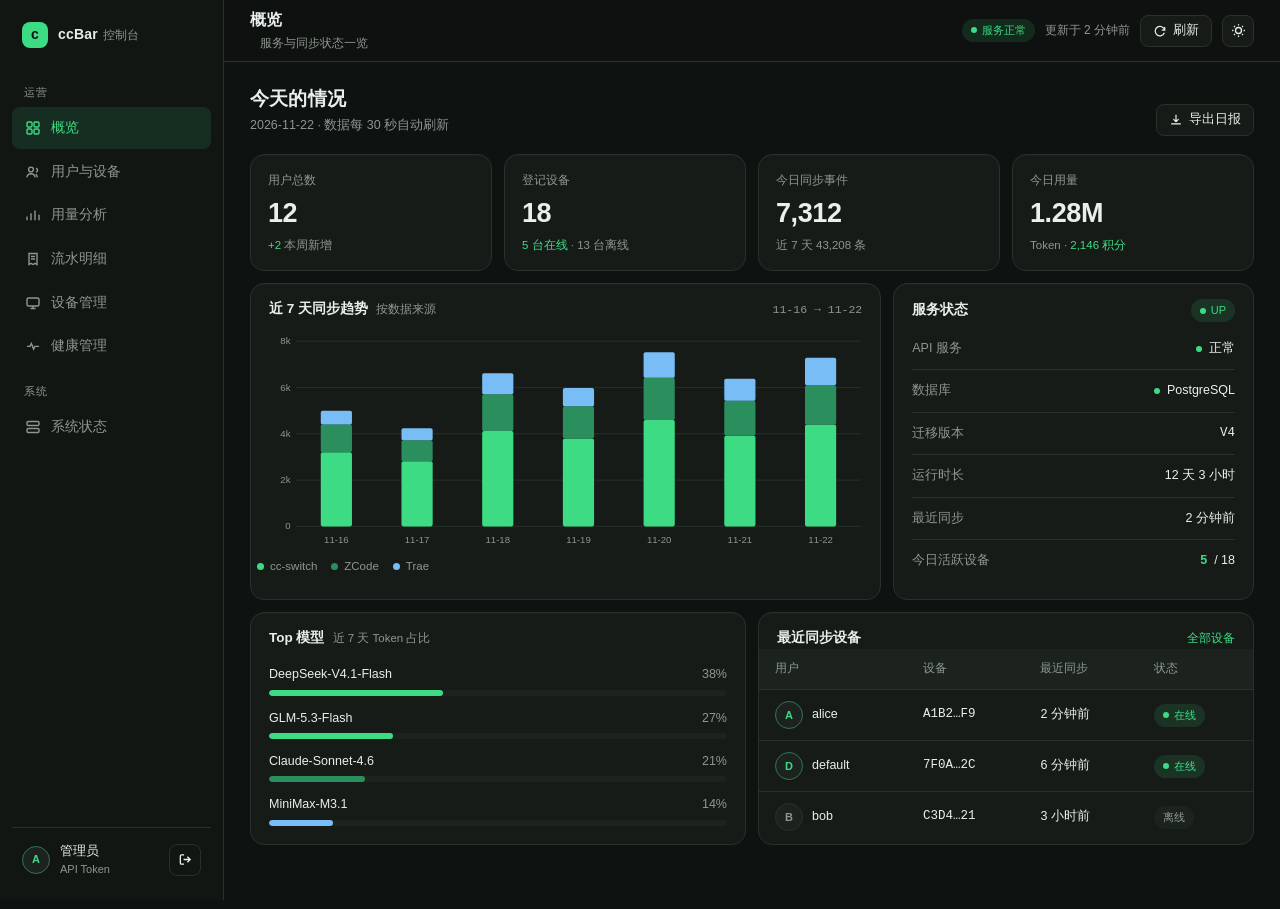
<file: cc-service/admin-console-design.html>
<!doctype html>
<html lang="zh-CN" data-theme="dark">
<head>
<meta charset="utf-8">
<meta name="viewport" content="width=device-width, initial-scale=1">
<title>CC 管理控制台 · 设计稿</title>
<style>
  :root {
    --bg: #0e1210;
    --sidebar: #111613;
    --panel: #161b18;
    --panel-2: #1c231f;
    --border: #29312b;
    --border-strong: #39443c;
    --text: #e9efeb;
    --muted: #8d978f;
    --accent: #3ddc84;
    --accent-dim: rgba(61, 220, 132, .12);
    --accent-on: #07140c;
    --danger: #ff6b6b;
    --danger-dim: rgba(255, 107, 107, .12);
    --warning: #f2b544;
    --series-1: #3ddc84;
    --series-2: #2a8f5d;
    --series-3: #78bdf5;
    --shadow: 0 18px 50px rgba(0, 0, 0, .28);
    --radius: 10px;
    --radius-card: 14px;
  }
  html[data-theme="light"] {
    --bg: #f3f6f3;
    --sidebar: #ffffff;
    --panel: #ffffff;
    --panel-2: #f1f5f2;
    --border: #e0e7e1;
    --border-strong: #cfd9d1;
    --text: #18211b;
    --muted: #64736a;
    --accent: #0f9d58;
    --accent-dim: rgba(15, 157, 88, .10);
    --accent-on: #ffffff;
    --danger: #d93d3d;
    --danger-dim: rgba(217, 61, 61, .10);
    --warning: #b77a10;
    --series-1: #0f9d58;
    --series-2: #8ad8ad;
    --series-3: #3b82f6;
    --shadow: 0 16px 42px rgba(20, 40, 28, .08);
  }
  * { box-sizing: border-box; }
  html, body { margin: 0; min-height: 100%; }
  body {
    background: var(--bg);
    color: var(--text);
    font: 14px/1.55 -apple-system, BlinkMacSystemFont, "SF Pro Text", "PingFang SC", "Microsoft YaHei", sans-serif;
    -webkit-font-smoothing: antialiased;
  }
  button, input, select { font: inherit; color: inherit; }
  .hidden { display: none !important; }
  .mono { font-family: "SF Mono", ui-monospace, Menlo, Consolas, monospace; }

  /* 布局 */
  .app { display: flex; min-height: 100vh; }
  .sidebar {
    width: 224px; flex: 0 0 224px; background: var(--sidebar);
    border-right: 1px solid var(--border);
    display: flex; flex-direction: column; padding: 18px 12px;
    position: sticky; top: 0; height: 100vh;
  }
  .brand { display: flex; align-items: center; gap: 10px; padding: 4px 10px 22px; }
  .brand-mark {
    width: 26px; height: 26px; border-radius: 8px; background: var(--accent);
    color: var(--accent-on); font-weight: 700; font-size: 14px;
    display: flex; align-items: center; justify-content: center;
  }
  .brand-name { font-weight: 600; font-size: 14px; letter-spacing: .2px; }
  .brand-name span { color: var(--muted); font-weight: 400; font-size: 12px; margin-left: 5px; }
  .nav-section { color: var(--muted); font-size: 11px; letter-spacing: .8px; padding: 14px 12px 6px; }
  .nav-item {
    display: flex; align-items: center; gap: 10px; padding: 9px 12px; margin-bottom: 2px;
    border-radius: 8px; color: var(--muted); cursor: pointer; user-select: none;
    border: 1px solid transparent; transition: background .12s, color .12s;
  }
  .nav-item:hover { background: var(--panel-2); color: var(--text); }
  .nav-item.active { background: var(--accent-dim); color: var(--accent); border-color: transparent; }
  .nav-item svg { flex: 0 0 16px; }
  .sidebar-foot { margin-top: auto; border-top: 1px solid var(--border); padding: 14px 10px 4px; display: flex; align-items: center; gap: 10px; }
  .sidebar-foot .who { flex: 1; min-width: 0; }
  .sidebar-foot .who b { display: block; font-size: 12.5px; font-weight: 500; }
  .sidebar-foot .who span { display: block; font-size: 11px; color: var(--muted); }

  .main { flex: 1; min-width: 0; display: flex; flex-direction: column; }
  .topbar {
    height: 62px; display: flex; align-items: center; justify-content: space-between;
    padding: 0 26px; border-bottom: 1px solid var(--border);
    background: color-mix(in srgb, var(--bg) 86%, transparent);
    backdrop-filter: blur(10px); position: sticky; top: 0; z-index: 10;
  }
  .topbar h1 { font-size: 15.5px; margin: 0; font-weight: 600; letter-spacing: .2px; }
  .topbar .sub { color: var(--muted); font-size: 12px; margin-left: 10px; }
  .topbar .right { display: flex; align-items: center; gap: 10px; }
  .meta { color: var(--muted); font-size: 12px; }

  .content { width: 100%; max-width: 1240px; margin: 0 auto; padding: 22px 26px 64px; }
  .view { display: none; }
  .view.active { display: block; }
  .page-head { display: flex; align-items: flex-end; justify-content: space-between; gap: 16px; margin-bottom: 18px; }
  .page-head h2 { font-size: 19px; margin: 0 0 3px; font-weight: 600; letter-spacing: .2px; }
  .page-head p { margin: 0; color: var(--muted); font-size: 12.5px; }

  /* 卡片 */
  .card {
    background: var(--panel); border: 1px solid var(--border);
    border-radius: var(--radius-card); box-shadow: 0 1px 0 rgba(255, 255, 255, .02) inset;
  }
  .card-head { display: flex; align-items: center; justify-content: space-between; gap: 12px; padding: 15px 18px 0; }
  .card-head h3 { margin: 0; font-size: 13.5px; font-weight: 600; }
  .card-head .sub { color: var(--muted); font-size: 11.5px; font-weight: 400; margin-left: 8px; }
  .card-body { padding: 16px 18px 18px; }

  /* KPI */
  .kpis { display: grid; grid-template-columns: repeat(4, 1fr); gap: 12px; margin-bottom: 12px; }
  .kpi { padding: 16px 17px 15px; position: relative; overflow: hidden; }
  .kpi .label { color: var(--muted); font-size: 12px; display: flex; align-items: center; gap: 6px; }
  .kpi .value { font-size: 27px; font-weight: 650; letter-spacing: -.4px; margin-top: 4px; font-variant-numeric: tabular-nums; }
  .kpi .foot { color: var(--muted); font-size: 11.5px; margin-top: 2px; font-variant-numeric: tabular-nums; }
  .kpi .foot b { color: var(--accent); font-weight: 500; }
  .kpi .foot .warn { color: var(--warning); }

  /* 栅格 */
  .grid-main { display: grid; grid-template-columns: minmax(0, 1.75fr) minmax(0, 1fr); gap: 12px; margin-bottom: 12px; }
  .grid-half { display: grid; grid-template-columns: 1fr 1fr; gap: 12px; }

  /* 图表 */
  .chart-wrap { padding: 12px 12px 6px; }
  .chart-wrap svg { width: 100%; height: auto; display: block; }
  .legend { display: flex; flex-wrap: wrap; gap: 14px; padding: 0 6px 6px; }
  .legend span { display: inline-flex; align-items: center; gap: 6px; color: var(--muted); font-size: 11.5px; }
  .dot { width: 7px; height: 7px; border-radius: 50%; display: inline-block; }

  /* 状态行 */
  .status-list { display: flex; flex-direction: column; }
  .status-row { display: flex; align-items: center; justify-content: space-between; padding: 11px 0; border-bottom: 1px solid var(--border); font-size: 12.5px; }
  .status-row:last-child { border-bottom: none; }
  .status-row .k { color: var(--muted); }
  .status-row .v { display: inline-flex; align-items: center; gap: 7px; font-variant-numeric: tabular-nums; }

  /* 条形列表 */
  .bar-list { display: flex; flex-direction: column; gap: 13px; }
  .bar-row .top { display: flex; justify-content: space-between; font-size: 12.5px; margin-bottom: 5px; }
  .bar-row .top span:last-child { color: var(--muted); font-variant-numeric: tabular-nums; }
  .track { height: 6px; border-radius: 999px; background: var(--panel-2); overflow: hidden; }
  .fill { height: 100%; border-radius: 999px; }

  /* 表格 */
  .table-wrap { overflow-x: auto; }
  table { width: 100%; border-collapse: collapse; font-size: 12.5px; }
  th, td { text-align: left; padding: 11px 16px; border-bottom: 1px solid var(--border); white-space: nowrap; }
  th { color: var(--muted); font-weight: 500; font-size: 11.5px; background: var(--panel-2); }
  tbody tr:hover { background: color-mix(in srgb, var(--panel-2) 55%, transparent); }
  tbody tr[data-name] { cursor: pointer; }
  tbody tr.selected, tbody tr.selected:hover { background: var(--accent-dim); }
  tbody tr:last-child td { border-bottom: none; }
  td.num, th.num { text-align: right; font-variant-numeric: tabular-nums; }
  td.actions { text-align: right; }
  .flow-group { cursor: pointer; }
  .flow-group .chev { color: var(--muted); transition: transform .15s; margin-right: 7px; vertical-align: -1px; }
  .flow-group.open .chev { transform: rotate(90deg); }
  .flow-detail-row td { padding: 0; background: var(--panel-2); }
  .flow-detail-inner { padding: 10px 16px 14px 38px; }
  .flow-detail-inner th { background: transparent; padding: 8px 12px; font-size: 11px; }
  .flow-detail-inner td { padding: 8px 12px; font-size: 12px; }
  .flow-detail-inner tbody tr:last-child td { border-bottom: none; }
  .flow-summary { display: flex; align-items: baseline; gap: 18px; padding: 12px 18px; border-bottom: 1px solid var(--border); font-size: 12.5px; }
  .flow-summary b { font-size: 16px; font-weight: 650; font-variant-numeric: tabular-nums; }
  .flow-summary span { color: var(--muted); }
  tr.empty-row td { text-align: center; color: var(--muted); padding: 32px 16px; }
  .user-cell { display: flex; align-items: center; gap: 9px; }
  .avatar {
    width: 28px; height: 28px; border-radius: 50%; background: var(--panel-2);
    border: 1px solid var(--border); color: var(--muted);
    display: inline-flex; align-items: center; justify-content: center;
    font-size: 11px; font-weight: 600; text-transform: uppercase;
  }
  .avatar.on { color: var(--accent); border-color: color-mix(in srgb, var(--accent) 40%, var(--border)); }
  .user-cell .name { font-weight: 500; }
  .user-cell .id { color: var(--muted); font-size: 11px; margin-left: 2px; }

  /* 徽标 */
  .pill {
    display: inline-flex; align-items: center; gap: 5px; padding: 2px 8px;
    border-radius: 999px; font-size: 11px; border: 1px solid transparent;
    background: var(--panel-2); color: var(--muted); font-variant-numeric: tabular-nums;
  }
  .pill.ok { color: var(--accent); background: var(--accent-dim); }
  .pill.warn { color: var(--warning); background: color-mix(in srgb, var(--warning) 12%, transparent); }
  .pill.bad { color: var(--danger); background: var(--danger-dim); }
  .pill.blue { color: var(--series-3); background: color-mix(in srgb, var(--series-3) 12%, transparent); }
  .status-dot { width: 6px; height: 6px; border-radius: 50%; background: var(--muted); display: inline-block; }
  .status-dot.on { background: var(--accent); }
  .status-dot.off { background: var(--muted); }

  /* 按钮 / 输入 */
  .btn {
    height: 32px; padding: 0 12px; border-radius: 8px; border: 1px solid var(--border);
    background: var(--panel); color: var(--text); cursor: pointer;
    display: inline-flex; align-items: center; gap: 6px; font-size: 12.5px;
    transition: background .12s, border-color .12s;
  }
  .btn:hover { background: var(--panel-2); border-color: var(--border-strong); }
  .btn.primary { background: var(--accent); border-color: var(--accent); color: var(--accent-on); font-weight: 600; }
  .btn.primary:hover { filter: brightness(1.05); }
  .btn.ghost { background: transparent; }
  .btn.sm { height: 26px; padding: 0 9px; font-size: 11.5px; }
  .btn.icon { width: 32px; padding: 0; justify-content: center; }
  .btn.danger { color: var(--danger); border-color: color-mix(in srgb, var(--danger) 30%, var(--border)); }
  .btn:disabled { opacity: .45; cursor: not-allowed; }

  .toolbar { display: flex; align-items: center; gap: 8px; margin-bottom: 12px; flex-wrap: wrap; }
  .toolbar .grow { flex: 1; }
  .input, .select {
    height: 32px; padding: 0 10px; border-radius: 8px; border: 1px solid var(--border);
    background: var(--panel); color: var(--text); outline: none;
  }
  .input:focus, .select:focus { border-color: var(--accent); box-shadow: 0 0 0 3px var(--accent-dim); }
  .input.search { width: 230px; }
  .chip {
    height: 30px; padding: 0 11px; border-radius: 999px; border: 1px solid var(--border);
    background: transparent; color: var(--muted); cursor: pointer; font-size: 12px;
  }
  .chip:hover { color: var(--text); }
  .chip.active { background: var(--accent-dim); color: var(--accent); border-color: transparent; }

  /* 左右分栏 */
  .split { display: grid; grid-template-columns: minmax(0, 1fr) 310px; gap: 12px; align-items: start; }
  .detail { padding: 18px; position: sticky; top: 78px; }
  .detail-head { display: flex; align-items: center; gap: 11px; padding-bottom: 16px; border-bottom: 1px solid var(--border); }
  .detail-head .avatar { width: 38px; height: 38px; font-size: 13px; }
  .detail-head h3 { margin: 0; font-size: 14px; font-weight: 600; }
  .detail-head .sub { color: var(--muted); font-size: 11.5px; margin-top: 1px; }
  .mini-stats { display: grid; grid-template-columns: repeat(3, 1fr); gap: 8px; padding: 14px 0; border-bottom: 1px solid var(--border); }
  .mini-stats div { background: var(--panel-2); border-radius: 8px; padding: 9px 10px; }
  .mini-stats .k { color: var(--muted); font-size: 10.5px; }
  .mini-stats .v { font-size: 14px; font-weight: 600; font-variant-numeric: tabular-nums; margin-top: 1px; }
  .kv-list { display: flex; flex-direction: column; gap: 7px; font-size: 12.5px; }
  .kv { display: flex; justify-content: space-between; gap: 12px; }
  .kv span:first-child { color: var(--muted); }
  .kv span:last-child { text-align: right; font-variant-numeric: tabular-nums; }
  .detail-empty { color: var(--muted); font-size: 12px; padding: 10px 0 4px; }
  .section-label { color: var(--muted); font-size: 11px; letter-spacing: .6px; margin: 16px 0 8px; }
  .device-item { display: flex; align-items: flex-start; justify-content: space-between; gap: 8px; padding: 9px 0; border-bottom: 1px solid var(--border); }
  .device-item:last-child { border-bottom: none; }
  .device-item .name { font-size: 12.5px; display: flex; align-items: center; gap: 6px; }
  .device-item .meta2 { color: var(--muted); font-size: 11px; margin-top: 2px; }
  .detail-actions { display: flex; gap: 8px; margin-top: 16px; }
  .detail-actions .btn { flex: 1; justify-content: center; }

  /* 用量 */
  .summary { display: grid; grid-template-columns: repeat(4, 1fr); gap: 12px; margin-bottom: 12px; }
  .summary .card { padding: 15px 16px; }
  .summary .k { color: var(--muted); font-size: 11.5px; }
  .summary .v { font-size: 20px; font-weight: 650; font-variant-numeric: tabular-nums; margin-top: 2px; letter-spacing: -.3px; }
  .summary .v small { font-size: 11px; color: var(--muted); font-weight: 400; margin-left: 3px; letter-spacing: 0; }
  .filters { display: flex; flex-wrap: wrap; gap: 8px; align-items: center; margin-bottom: 12px; }
  .filters label { color: var(--muted); font-size: 11.5px; margin-right: 2px; }
  .filters .spacer { flex: 1; }

  /* 系统 */
  .sys-grid { display: grid; grid-template-columns: repeat(4, 1fr); gap: 12px; margin-bottom: 12px; }
  .sys-card { padding: 15px 16px; }
  .sys-card .k { color: var(--muted); font-size: 11.5px; display: flex; align-items: center; gap: 6px; }
  .sys-card .v { font-size: 17px; font-weight: 600; margin-top: 5px; }
  .sys-card .v small { font-size: 11px; color: var(--muted); font-weight: 400; }
  .code {
    background: var(--panel-2); border: 1px solid var(--border); border-radius: 10px;
    padding: 14px 15px; font-family: "SF Mono", ui-monospace, Menlo, Consolas, monospace;
    font-size: 12px; line-height: 1.7; color: var(--muted); overflow-x: auto; white-space: pre;
  }
  .code b { color: var(--accent); font-weight: 500; }
  .danger-zone { border-color: color-mix(in srgb, var(--danger) 24%, var(--border)); }
  .danger-zone h3 { color: var(--danger); }

  /* 弹窗 / Toast */
  .mask {
    position: fixed; inset: 0; background: rgba(5, 9, 7, .62); backdrop-filter: blur(4px);
    display: flex; align-items: center; justify-content: center; padding: 24px; z-index: 40;
  }
  .modal {
    width: 420px; max-width: 100%; background: var(--panel); border: 1px solid var(--border);
    border-radius: 14px; box-shadow: var(--shadow);
  }
  .modal-head { display: flex; justify-content: space-between; align-items: center; padding: 16px 18px; border-bottom: 1px solid var(--border); }
  .modal-head h3 { margin: 0; font-size: 14px; }
  .modal-body { padding: 18px; }
  .modal-foot { display: flex; justify-content: flex-end; gap: 8px; padding: 0 18px 18px; }
  .field { margin-bottom: 13px; }
  .field label { display: block; color: var(--muted); font-size: 11.5px; margin-bottom: 5px; }
  .field .input { width: 100%; }
  .icon-btn { background: none; border: none; color: var(--muted); cursor: pointer; font-size: 18px; line-height: 1; padding: 2px 6px; }
  .icon-btn:hover { color: var(--text); }
  #toast {
    position: fixed; left: 50%; bottom: 26px; transform: translateX(-50%) translateY(8px);
    background: var(--panel); border: 1px solid var(--border-strong); color: var(--text);
    padding: 9px 15px; border-radius: 9px; font-size: 12.5px; box-shadow: var(--shadow);
    opacity: 0; pointer-events: none; transition: .18s; z-index: 50;
  }
  #toast.show { opacity: 1; transform: translateX(-50%) translateY(0); }

  .hint { color: var(--muted); font-size: 11.5px; }
  .divider { height: 1px; background: var(--border); margin: 16px 0; }

  @media (max-width: 1080px) {
    .sidebar { width: 64px; flex-basis: 64px; padding: 16px 8px; }
    .brand { padding: 2px 4px 18px; justify-content: center; }
    .brand-name, .nav-section, .nav-label, .sidebar-foot .who { display: none; }
    .nav-item { justify-content: center; padding: 10px; }
    .sidebar-foot { justify-content: center; }
    .grid-main { grid-template-columns: 1fr; }
    .split { grid-template-columns: 1fr; }
    .detail { position: static; }
    .kpis, .summary, .sys-grid { grid-template-columns: repeat(2, 1fr); }
  }
  @media (max-width: 760px) {
    .topbar { padding: 0 16px; }
    .topbar .sub, .topbar .meta { display: none; }
    .content { padding: 18px 16px 48px; }
    .grid-half { grid-template-columns: 1fr; }
    .kpis, .summary, .sys-grid { grid-template-columns: 1fr 1fr; }
    .input.search { width: 100%; }
  }
</style>
</head>
<body>
<div class="app">
  <aside class="sidebar">
    <div class="brand">
      <div class="brand-mark">c</div>
      <div class="brand-name">ccBar<span>控制台</span></div>
    </div>

    <div class="nav-section">运营</div>
    <div class="nav-item active" data-nav="overview">
      <svg width="16" height="16" viewBox="0 0 16 16" fill="none" stroke="currentColor" stroke-width="1.4"><rect x="2" y="2" width="5" height="5" rx="1.2"/><rect x="9" y="2" width="5" height="5" rx="1.2"/><rect x="2" y="9" width="5" height="5" rx="1.2"/><rect x="9" y="9" width="5" height="5" rx="1.2"/></svg>
      <span class="nav-label">概览</span>
    </div>
    <div class="nav-item" data-nav="users">
      <svg width="16" height="16" viewBox="0 0 16 16" fill="none" stroke="currentColor" stroke-width="1.4"><circle cx="6" cy="5.5" r="2.4"/><path d="M1.8 13.4c.5-2.4 2.2-3.7 4.2-3.7s3.7 1.3 4.2 3.7"/><path d="M11 4.2a2 2 0 0 1 0 3.9M12.3 13.4c-.2-1.5-.7-2.6-1.6-3.4"/></svg>
      <span class="nav-label">用户与设备</span>
    </div>
    <div class="nav-item" data-nav="usage">
      <svg width="16" height="16" viewBox="0 0 16 16" fill="none" stroke="currentColor" stroke-width="1.4"><path d="M2 13.2V9.4M6 13.2V6.2M10 13.2V3.4M14 13.2V7.8"/></svg>
      <span class="nav-label">用量分析</span>
    </div>
    <div class="nav-item" data-nav="flow">
      <svg width="16" height="16" viewBox="0 0 16 16" fill="none" stroke="currentColor" stroke-width="1.4"><path d="M4 2.5h8v11l-2-1.2-2 1.2-2-1.2-2 1.2V2.5Z"/><path d="M6 5.5h4M6 8h4"/></svg>
      <span class="nav-label">流水明细</span>
    </div>
    <div class="nav-item" data-nav="devices">
      <svg width="16" height="16" viewBox="0 0 16 16" fill="none" stroke="currentColor" stroke-width="1.4"><rect x="2" y="3" width="12" height="8" rx="1.5"/><path d="M5.5 13.5h5M8 11v2.5"/></svg>
      <span class="nav-label">设备管理</span>
    </div>
    <div class="nav-item" data-nav="health">
      <svg width="16" height="16" viewBox="0 0 16 16" fill="none" stroke="currentColor" stroke-width="1.4"><path d="M2 8.4h3l1.4-3 2.2 5.6 1.4-2.6H14"/></svg>
      <span class="nav-label">健康管理</span>
    </div>

    <div class="nav-section">系统</div>
    <div class="nav-item" data-nav="system">
      <svg width="16" height="16" viewBox="0 0 16 16" fill="none" stroke="currentColor" stroke-width="1.4"><rect x="2" y="2.5" width="12" height="4" rx="1.2"/><rect x="2" y="9.5" width="12" height="4" rx="1.2"/><path d="M4.6 4.5h.01M4.6 11.5h.01"/></svg>
      <span class="nav-label">系统状态</span>
    </div>

    <div class="sidebar-foot">
      <div class="avatar on">A</div>
      <div class="who"><b>管理员</b><span>API Token</span></div>
      <button class="btn icon ghost" id="logoutBtn" title="退出">
        <svg width="15" height="15" viewBox="0 0 16 16" fill="none" stroke="currentColor" stroke-width="1.4"><path d="M6.5 3H3.8A1.3 1.3 0 0 0 2.5 4.3v7.4A1.3 1.3 0 0 0 3.8 13h2.7M10 5l3 3-3 3M13 8H6"/></svg>
      </button>
    </div>
  </aside>

  <div class="main">
    <header class="topbar">
      <div><h1 id="pageTitle">概览</h1><span class="sub" id="pageSub">服务与同步状态一览</span></div>
      <div class="right">
        <span class="pill ok"><span class="status-dot on"></span>服务正常</span>
        <span class="meta" id="refreshHint">更新于 2 分钟前</span>
        <button class="btn" id="refreshBtn">
          <svg width="14" height="14" viewBox="0 0 16 16" fill="none" stroke="currentColor" stroke-width="1.4"><path d="M13.2 7A5.4 5.4 0 1 0 13 10"/><path d="M13.4 3.4V7H10"/></svg>
          刷新
        </button>
        <button class="btn icon" id="themeBtn" title="切换明暗主题">
          <svg width="15" height="15" viewBox="0 0 16 16" fill="none" stroke="currentColor" stroke-width="1.4"><circle cx="8" cy="8" r="3.2"/><path d="M8 1.2v1.4M8 13.4v1.4M1.2 8h1.4M13.4 8h1.4M3.2 3.2l1 1M11.8 11.8l1 1M12.8 3.2l-1 1M4.2 11.8l-1 1"/></svg>
        </button>
      </div>
    </header>

    <main class="content">

      <!-- 概览 -->
      <section class="view active" id="view-overview">
        <div class="page-head">
          <div><h2>今天的情况</h2><p>2026-11-22 · 数据每 30 秒自动刷新</p></div>
          <button class="btn"><svg width="14" height="14" viewBox="0 0 16 16" fill="none" stroke="currentColor" stroke-width="1.4"><path d="M8 2v8M5 7l3 3 3-3M2.5 12.5h11"/></svg>导出日报</button>
        </div>

        <div class="kpis">
          <div class="card kpi">
            <div class="label">用户总数</div>
            <div class="value">12</div>
            <div class="foot"><b>+2</b> 本周新增</div>
          </div>
          <div class="card kpi">
            <div class="label">登记设备</div>
            <div class="value">18</div>
            <div class="foot"><b>5 台在线</b> · 13 台离线</div>
          </div>
          <div class="card kpi">
            <div class="label">今日同步事件</div>
            <div class="value">7,312</div>
            <div class="foot">近 7 天 43,208 条</div>
          </div>
          <div class="card kpi">
            <div class="label">今日用量</div>
            <div class="value">1.28M</div>
            <div class="foot">Token · <b>2,146 积分</b></div>
          </div>
        </div>

        <div class="grid-main">
          <div class="card">
            <div class="card-head">
              <h3>近 7 天同步趋势<span class="sub">按数据来源</span></h3>
              <span class="hint mono">11-16 → 11-22</span>
            </div>
            <div class="chart-wrap">
              <svg viewBox="0 0 660 240" role="img" aria-label="近 7 天同步事件堆叠柱状图">
                <g stroke="var(--border)" stroke-width="1">
                  <line x1="36" y1="10" x2="652" y2="10"/>
                  <line x1="36" y1="60.5" x2="652" y2="60.5"/>
                  <line x1="36" y1="111" x2="652" y2="111"/>
                  <line x1="36" y1="161.5" x2="652" y2="161.5"/>
                  <line x1="36" y1="212" x2="652" y2="212"/>
                </g>
                <g fill="var(--muted)" font-size="10.5" text-anchor="end">
                  <text x="30" y="13">8k</text>
                  <text x="30" y="64">6k</text>
                  <text x="30" y="114">4k</text>
                  <text x="30" y="165">2k</text>
                  <text x="30" y="215">0</text>
                </g>
                <g fill="var(--series-1)">
                  <rect x="63" y="131" width="34" height="81" rx="2"/>
                  <rect x="151" y="141" width="34" height="71" rx="2"/>
                  <rect x="239" y="108" width="34" height="104" rx="2"/>
                  <rect x="327" y="116" width="34" height="96" rx="2"/>
                  <rect x="415" y="96" width="34" height="116" rx="2"/>
                  <rect x="503" y="113" width="34" height="99" rx="2"/>
                  <rect x="591" y="101" width="34" height="111" rx="2"/>
                </g>
                <g fill="var(--series-2)">
                  <rect x="63" y="101" width="34" height="30" rx="2"/>
                  <rect x="151" y="118" width="34" height="23" rx="2"/>
                  <rect x="239" y="68" width="34" height="40" rx="2"/>
                  <rect x="327" y="81" width="34" height="35" rx="2"/>
                  <rect x="415" y="50" width="34" height="46" rx="2"/>
                  <rect x="503" y="75" width="34" height="38" rx="2"/>
                  <rect x="591" y="58" width="34" height="43" rx="2"/>
                </g>
                <g fill="var(--series-3)">
                  <rect x="63" y="86" width="34" height="15" rx="2"/>
                  <rect x="151" y="105" width="34" height="13" rx="2"/>
                  <rect x="239" y="45" width="34" height="23" rx="2"/>
                  <rect x="327" y="61" width="34" height="20" rx="2"/>
                  <rect x="415" y="22" width="34" height="28" rx="2"/>
                  <rect x="503" y="51" width="34" height="24" rx="2"/>
                  <rect x="591" y="28" width="34" height="30" rx="2"/>
                </g>
                <g fill="var(--muted)" font-size="10.5" text-anchor="middle">
                  <text x="80" y="230">11-16</text>
                  <text x="168" y="230">11-17</text>
                  <text x="256" y="230">11-18</text>
                  <text x="344" y="230">11-19</text>
                  <text x="432" y="230">11-20</text>
                  <text x="520" y="230">11-21</text>
                  <text x="608" y="230">11-22</text>
                </g>
              </svg>
            </div>
            <div class="legend">
              <span><i class="dot" style="background:var(--series-1)"></i>cc-switch</span>
              <span><i class="dot" style="background:var(--series-2)"></i>ZCode</span>
              <span><i class="dot" style="background:var(--series-3)"></i>Trae</span>
            </div>
          </div>

          <div class="card">
            <div class="card-head"><h3>服务状态</h3><span class="pill ok"><span class="status-dot on"></span>UP</span></div>
            <div class="card-body" style="padding-top:6px">
              <div class="status-list">
                <div class="status-row"><span class="k">API 服务</span><span class="v"><span class="status-dot on"></span>正常</span></div>
                <div class="status-row"><span class="k">数据库</span><span class="v"><span class="status-dot on"></span>PostgreSQL</span></div>
                <div class="status-row"><span class="k">迁移版本</span><span class="v mono">V4</span></div>
                <div class="status-row"><span class="k">运行时长</span><span class="v">12 天 3 小时</span></div>
                <div class="status-row"><span class="k">最近同步</span><span class="v">2 分钟前</span></div>
                <div class="status-row"><span class="k">今日活跃设备</span><span class="v"><b style="color:var(--accent);font-weight:600">5</b> / 18</span></div>
              </div>
            </div>
          </div>
        </div>

        <div class="grid-half">
          <div class="card">
            <div class="card-head"><h3>Top 模型<span class="sub">近 7 天 Token 占比</span></h3></div>
            <div class="card-body">
              <div class="bar-list">
                <div class="bar-row"><div class="top"><span>DeepSeek-V4.1-Flash</span><span>38%</span></div><div class="track"><div class="fill" style="width:38%;background:var(--series-1)"></div></div></div>
                <div class="bar-row"><div class="top"><span>GLM-5.3-Flash</span><span>27%</span></div><div class="track"><div class="fill" style="width:27%;background:var(--series-1)"></div></div></div>
                <div class="bar-row"><div class="top"><span>Claude-Sonnet-4.6</span><span>21%</span></div><div class="track"><div class="fill" style="width:21%;background:var(--series-2)"></div></div></div>
                <div class="bar-row"><div class="top"><span>MiniMax-M3.1</span><span>14%</span></div><div class="track"><div class="fill" style="width:14%;background:var(--series-3)"></div></div></div>
              </div>
            </div>
          </div>

          <div class="card">
            <div class="card-head"><h3>最近同步设备</h3><a href="#" class="hint" data-nav="devices" style="color:var(--accent);text-decoration:none">全部设备</a></div>
            <div class="table-wrap">
              <table>
                <thead><tr><th>用户</th><th>设备</th><th>最近同步</th><th>状态</th></tr></thead>
                <tbody>
                  <tr><td><div class="user-cell"><span class="avatar on">A</span><span class="name">alice</span></div></td><td class="mono">A1B2…F9</td><td>2 分钟前</td><td><span class="pill ok"><span class="status-dot on"></span>在线</span></td></tr>
                  <tr><td><div class="user-cell"><span class="avatar on">D</span><span class="name">default</span></div></td><td class="mono">7F0A…2C</td><td>6 分钟前</td><td><span class="pill ok"><span class="status-dot on"></span>在线</span></td></tr>
                  <tr><td><div class="user-cell"><span class="avatar">B</span><span class="name">bob</span></div></td><td class="mono">C3D4…21</td><td>3 小时前</td><td><span class="pill">离线</span></td></tr>
                </tbody>
              </table>
            </div>
          </div>
        </div>
      </section>

      <!-- 用户与设备 -->
      <section class="view" id="view-users">
        <div class="page-head">
          <div><h2>用户与设备</h2><p>管理账号、设备归属与登录凭据</p></div>
          <button class="btn primary" id="createUserBtn">
            <svg width="14" height="14" viewBox="0 0 16 16" fill="none" stroke="currentColor" stroke-width="1.6"><path d="M8 3v10M3 8h10"/></svg>
            创建用户
          </button>
        </div>

        <div class="toolbar">
          <input class="input search" id="userSearch" placeholder="搜索用户名…">
          <button class="chip active" data-filter="all">全部 12</button>
          <button class="chip" data-filter="with">有设备 9</button>
          <button class="chip" data-filter="none">零设备 3</button>
          <span class="grow"></span>
          <button class="btn" id="refreshUsers">刷新</button>
        </div>

        <div class="split">
          <div class="card">
            <div class="table-wrap">
              <table>
                <thead><tr><th>用户</th><th>设备</th><th>最近活跃</th><th>今日用量</th><th>状态</th><th class="actions">操作</th></tr></thead>
                <tbody id="userRows">
                  <tr data-name="alice" data-devices="2">
                    <td><div class="user-cell"><span class="avatar on">A</span><span><span class="name">alice</span><span class="id">#1</span></span></div></td>
                    <td><span class="pill blue">2 台</span></td>
                    <td>2 分钟前</td>
                    <td>128.4k tok · 86 积分</td>
                    <td><span class="pill ok"><span class="status-dot on"></span>在线</span></td>
                    <td class="actions"><button class="btn sm ghost" data-demo>设备</button><button class="btn sm ghost" data-demo>重置密码</button></td>
                  </tr>
                  <tr data-name="bob" data-devices="1">
                    <td><div class="user-cell"><span class="avatar">B</span><span><span class="name">bob</span><span class="id">#2</span></span></div></td>
                    <td><span class="pill">1 台</span></td>
                    <td>3 小时前</td>
                    <td>42.1k tok · 28 积分</td>
                    <td><span class="pill">离线</span></td>
                    <td class="actions"><button class="btn sm ghost" data-demo>设备</button><button class="btn sm ghost" data-demo>重置密码</button></td>
                  </tr>
                  <tr data-name="default" data-devices="1">
                    <td><div class="user-cell"><span class="avatar on">D</span><span><span class="name">default</span><span class="id">#0</span></span></div></td>
                    <td><span class="pill blue">1 台</span></td>
                    <td>1 分钟前</td>
                    <td>312.0k tok · 210 积分</td>
                    <td><span class="pill ok"><span class="status-dot on"></span>在线</span></td>
                    <td class="actions"><button class="btn sm ghost" data-demo>设备</button><button class="btn sm ghost" data-demo>重置密码</button></td>
                  </tr>
                  <tr data-name="david" data-devices="3">
                    <td><div class="user-cell"><span class="avatar">D</span><span><span class="name">david</span><span class="id">#3</span></span></div></td>
                    <td><span class="pill blue">3 台</span></td>
                    <td>昨天</td>
                    <td>96.7k tok · 64 积分</td>
                    <td><span class="pill">离线</span></td>
                    <td class="actions"><button class="btn sm ghost" data-demo>设备</button><button class="btn sm ghost" data-demo>重置密码</button></td>
                  </tr>
                  <tr data-name="erin" data-devices="1">
                    <td><div class="user-cell"><span class="avatar">E</span><span><span class="name">erin</span><span class="id">#4</span></span></div></td>
                    <td><span class="pill">1 台</span></td>
                    <td>5 天前</td>
                    <td>8.2k tok · 6 积分</td>
                    <td><span class="pill warn">离线较久</span></td>
                    <td class="actions"><button class="btn sm ghost" data-demo>设备</button><button class="btn sm ghost" data-demo>重置密码</button></td>
                  </tr>
                  <tr data-name="frank" data-devices="1">
                    <td><div class="user-cell"><span class="avatar">F</span><span><span class="name">frank</span><span class="id">#5</span></span></div></td>
                    <td><span class="pill">1 台</span></td>
                    <td>12 天前</td>
                    <td>—</td>
                    <td><span class="pill bad">已禁用</span></td>
                    <td class="actions"><button class="btn sm ghost" data-demo>设备</button><button class="btn sm ghost" data-demo>重置密码</button></td>
                  </tr>
                  <tr data-name="carol" data-devices="0">
                    <td><div class="user-cell"><span class="avatar">C</span><span><span class="name">carol</span><span class="id">#6</span></span></div></td>
                    <td><span class="pill">0 台</span></td>
                    <td>—</td>
                    <td>—</td>
                    <td><span class="pill">未激活</span></td>
                    <td class="actions"><button class="btn sm ghost" data-demo>设备</button><button class="btn sm ghost" data-demo>重置密码</button></td>
                  </tr>
                  <tr class="empty-row hidden" id="userEmpty"><td colspan="6">没有匹配的用户</td></tr>
                </tbody>
              </table>
            </div>
          </div>

          <div class="card detail" id="userDetail">
            <div class="detail-head">
              <div class="avatar on" id="detailAvatar">A</div>
              <div style="flex:1"><h3 id="detailName">alice</h3><div class="sub" id="detailSub">ID #1 · 创建于 2026-10-12</div></div>
              <span class="pill ok" id="detailStatus"><span class="status-dot on"></span>在线</span>
            </div>
            <div class="mini-stats">
              <div><div class="k">设备</div><div class="v" id="detailDeviceCount">2</div></div>
              <div><div class="k">今日 Token</div><div class="v" id="detailTodayTokens">128.4k</div></div>
              <div><div class="k">今日积分</div><div class="v" id="detailTodayCredits">86</div></div>
            </div>

            <div class="section-label">账号信息</div>
            <div class="kv-list">
              <div class="kv"><span>用户 ID</span><span class="mono" id="detailUserId">#1</span></div>
              <div class="kv"><span>创建时间</span><span id="detailCreated">2026-10-12</span></div>
              <div class="kv"><span>最近活跃</span><span id="detailLastActive">2 分钟前</span></div>
              <div class="kv"><span>近 7 天用量</span><span id="detailWeekTokens">742k Token</span></div>
            </div>

            <div class="section-label">设备列表 <span id="detailDeviceHint" style="float:right;letter-spacing:0">2 台</span></div>
            <div id="detailDevices">
              <div class="device-item">
                <div>
                  <div class="name"><span class="status-dot on"></span>MacBook Pro</div>
                  <div class="meta2 mono">A1B2C3D4…9F0E</div>
                  <div class="meta2">首次 10-12 · 最近 2 分钟前</div>
                </div>
                <button class="btn sm ghost" data-copy="A1B2C3D4-0000-0000-0000-000000009F0E">复制</button>
              </div>
              <div class="device-item">
                <div>
                  <div class="name"><span class="status-dot off"></span>iMac</div>
                  <div class="meta2 mono">C3D4E5F6…0021</div>
                  <div class="meta2">首次 10-20 · 最近 3 天前</div>
                </div>
                <button class="btn sm ghost" data-copy="C3D4E5F6-0000-0000-0000-000000000021">复制</button>
              </div>
            </div>
            <div class="detail-actions">
              <button class="btn sm" data-demo>重置密码</button>
              <button class="btn sm danger" id="detailToggle" data-demo>禁用账号</button>
            </div>
          </div>
        </div>
      </section>

      <!-- 用量分析 -->
      <section class="view" id="view-usage">
        <div class="page-head">
          <div><h2>用量分析</h2><p>按用户、来源与模型查看同步上来的用量</p></div>
          <button class="btn" data-demo>导出 CSV</button>
        </div>

        <div class="filters">
          <label>时间</label>
          <select class="select"><option>近 7 天</option><option>近 30 天</option><option>本月</option></select>
          <label>用户</label>
          <select class="select"><option>全部用户</option><option>alice</option><option>default</option><option>bob</option></select>
          <label>来源</label>
          <select class="select"><option>全部来源</option><option>cc-switch</option><option>ZCode</option><option>Trae</option></select>
          <label>模型</label>
          <select class="select"><option>全部模型</option><option>DeepSeek-V4.1-Flash</option><option>GLM-5.3-Flash</option></select>
          <span class="spacer"></span>
          <button class="btn" data-demo>应用筛选</button>
        </div>

        <div class="summary">
          <div class="card"><div class="k">输入 Token</div><div class="v">8.42<small>M</small></div></div>
          <div class="card"><div class="k">输出 Token</div><div class="v">0.96<small>M</small></div></div>
          <div class="card"><div class="k">缓存读取</div><div class="v">61.7<small>M</small></div></div>
          <div class="card"><div class="k">积分 / 金额</div><div class="v">2,146<small>· $38.20</small></div></div>
        </div>

        <div class="grid-half" style="margin-bottom:12px">
          <div class="card">
            <div class="card-head"><h3>按来源<span class="sub">事件数占比</span></h3></div>
            <div class="card-body">
              <div class="bar-list">
                <div class="bar-row"><div class="top"><span>cc-switch</span><span>4,521 条 · 62%</span></div><div class="track"><div class="fill" style="width:62%;background:var(--series-1)"></div></div></div>
                <div class="bar-row"><div class="top"><span>ZCode</span><span>1,748 条 · 24%</span></div><div class="track"><div class="fill" style="width:24%;background:var(--series-2)"></div></div></div>
                <div class="bar-row"><div class="top"><span>Trae</span><span>1,043 条 · 14%</span></div><div class="track"><div class="fill" style="width:14%;background:var(--series-3)"></div></div></div>
              </div>
              <div class="divider"></div>
              <div class="status-list">
                <div class="status-row"><span class="k">日均事件</span><span class="v">6,172 条</span></div>
                <div class="status-row"><span class="k">覆盖设备</span><span class="v">11 台</span></div>
                <div class="status-row"><span class="k">最近上报</span><span class="v">2 分钟前</span></div>
              </div>
            </div>
          </div>

          <div class="card">
            <div class="card-head"><h3>按模型<span class="sub">近 7 天</span></h3></div>
            <div class="table-wrap">
              <table>
                <thead><tr><th>模型</th><th class="num">Token</th><th class="num">积分</th></tr></thead>
                <tbody>
                  <tr><td>DeepSeek-V4.1-Flash</td><td class="num">27.1M</td><td class="num">812</td></tr>
                  <tr><td>GLM-5.3-Flash</td><td class="num">19.3M</td><td class="num">604</td></tr>
                  <tr><td>Claude-Sonnet-4.6</td><td class="num">15.0M</td><td class="num">486</td></tr>
                  <tr><td>MiniMax-M3.1</td><td class="num">10.0M</td><td class="num">244</td></tr>
                  <tr><td>其他</td><td class="num mono">—</td><td class="num mono">—</td></tr>
                </tbody>
              </table>
            </div>
          </div>
        </div>

        <div class="card">
          <div class="card-head"><h3>明细<span class="sub">最新 5 条同步事件</span></h3><button class="btn sm ghost" data-demo>查看全部</button></div>
          <div class="table-wrap">
            <table>
              <thead><tr><th>时间</th><th>用户</th><th>来源</th><th>模型</th><th class="num">输入</th><th class="num">输出</th><th class="num">缓存</th><th class="num">积分</th></tr></thead>
              <tbody>
                <tr><td>10:52:14</td><td>alice</td><td>cc-switch</td><td>DeepSeek-V4.1-Flash</td><td class="num">12,480</td><td class="num">1,206</td><td class="num">84,320</td><td class="num">2.4</td></tr>
                <tr><td>10:51:02</td><td>default</td><td>Trae</td><td>GLM-5.3-Flash</td><td class="num">—</td><td class="num">—</td><td class="num">—</td><td class="num">6.5</td></tr>
                <tr><td>10:49:37</td><td>alice</td><td>ZCode</td><td>Claude-Sonnet-4.6</td><td class="num">8,640</td><td class="num">942</td><td class="num">32,100</td><td class="num">4.8</td></tr>
                <tr><td>10:47:55</td><td>bob</td><td>cc-switch</td><td>DeepSeek-V4.1-Flash</td><td class="num">5,210</td><td class="num">418</td><td class="num">18,760</td><td class="num">0.9</td></tr>
                <tr><td>10:45:20</td><td>david</td><td>Trae</td><td>MiniMax-M3.1</td><td class="num">—</td><td class="num">—</td><td class="num">—</td><td class="num">1.7</td></tr>
              </tbody>
            </table>
          </div>
        </div>
      </section>

      <!-- 流水明细 -->
      <section class="view" id="view-flow">
        <div class="page-head">
          <div><h2>流水明细</h2><p>按请求查看同步上来的用量记录</p></div>
          <button class="btn" data-demo>导出流水</button>
        </div>

        <div class="filters">
          <button class="chip active">今日</button>
          <button class="chip">近 7 天</button>
          <button class="chip">近 30 天</button>
          <button class="chip">全部</button>
          <span class="spacer"></span>
          <select class="select"><option>全部用户</option><option>default</option><option>alice</option><option>bob</option></select>
          <select class="select"><option>全部来源</option><option>Trae</option><option>cc-switch</option><option>ZCode</option></select>
          <select class="select"><option>全部模型</option><option>DeepSeek-V4.1-Flash</option><option>GLM-5.3-Flash</option></select>
        </div>

        <div class="card">
          <div class="card-head">
            <h3>按时段聚合<span class="sub">点击行展开逐笔</span></h3>
            <div style="display:flex;align-items:center;gap:6px">
              <button class="btn sm ghost" data-demo>‹</button>
              <span class="hint">今天</span>
              <button class="btn sm ghost" data-demo>›</button>
            </div>
          </div>
          <div class="flow-summary">
            <div><span>今天合计</span> <b>185.84</b> 积分</div>
            <div><span>·</span> <b>0</b> tokens</div>
            <div><span>·</span> <b>50</b> 次请求</div>
          </div>
          <div class="table-wrap">
            <table>
              <thead><tr><th>时段</th><th class="num">次数</th><th class="num">积分</th><th class="num">Tokens</th></tr></thead>
              <tbody>
                <tr class="flow-group">
                  <td><svg class="chev" width="12" height="12" viewBox="0 0 16 16" fill="none" stroke="currentColor" stroke-width="1.6"><path d="M6 3l5 5-5 5"/></svg>08:00 — 09:00</td>
                  <td class="num">5</td>
                  <td class="num" style="color:var(--accent)">7.33</td>
                  <td class="num">0</td>
                </tr>
                <tr class="flow-detail-row hidden">
                  <td colspan="4">
                    <div class="flow-detail-inner">
                      <table>
                        <thead><tr><th>时间</th><th>用户</th><th>来源</th><th>模型</th><th class="num">输入</th><th class="num">输出</th><th class="num">缓存</th><th class="num">积分</th></tr></thead>
                        <tbody>
                          <tr><td>08:12:06</td><td>default</td><td>Trae</td><td>DeepSeek-V4.1-Flash</td><td class="num">—</td><td class="num">—</td><td class="num">—</td><td class="num">1.20</td></tr>
                          <tr><td>08:47:31</td><td>default</td><td>Trae</td><td>GLM-5.3-Flash</td><td class="num">—</td><td class="num">—</td><td class="num">—</td><td class="num">2.30</td></tr>
                        </tbody>
                      </table>
                      <div class="hint" style="padding:8px 12px 0">仅展示前 2 条，展开全部 5 条</div>
                    </div>
                  </td>
                </tr>

                <tr class="flow-group open">
                  <td><svg class="chev" width="12" height="12" viewBox="0 0 16 16" fill="none" stroke="currentColor" stroke-width="1.6"><path d="M6 3l5 5-5 5"/></svg>09:00 — 10:00<span class="pill warn" style="margin-left:8px">占全天 40%</span></td>
                  <td class="num">26</td>
                  <td class="num" style="color:var(--accent)">74.57</td>
                  <td class="num">0</td>
                </tr>
                <tr class="flow-detail-row">
                  <td colspan="4">
                    <div class="flow-detail-inner">
                      <table>
                        <thead><tr><th>时间</th><th>用户</th><th>来源</th><th>模型</th><th class="num">输入</th><th class="num">输出</th><th class="num">缓存</th><th class="num">积分</th></tr></thead>
                        <tbody>
                          <tr><td>09:03:12</td><td>default</td><td>Trae</td><td>DeepSeek-V4.1-Flash</td><td class="num">—</td><td class="num">—</td><td class="num">—</td><td class="num">2.40</td></tr>
                          <tr><td>09:11:48</td><td>default</td><td>Trae</td><td>GLM-5.3-Flash</td><td class="num">—</td><td class="num">—</td><td class="num">—</td><td class="num">3.20</td></tr>
                          <tr><td>09:22:05</td><td>default</td><td>Trae</td><td>Claude-Sonnet-4.6</td><td class="num">—</td><td class="num">—</td><td class="num">—</td><td class="num">4.80</td></tr>
                          <tr><td>09:36:40</td><td>default</td><td>Trae</td><td>DeepSeek-V4.1-Flash</td><td class="num">—</td><td class="num">—</td><td class="num">—</td><td class="num">1.90</td></tr>
                        </tbody>
                      </table>
                      <div class="hint" style="padding:8px 12px 0">仅展示前 4 条，展开全部 26 条</div>
                    </div>
                  </td>
                </tr>

                <tr class="flow-group">
                  <td><svg class="chev" width="12" height="12" viewBox="0 0 16 16" fill="none" stroke="currentColor" stroke-width="1.6"><path d="M6 3l5 5-5 5"/></svg>10:00 — 11:00<span class="pill warn" style="margin-left:8px">占全天 43%</span></td>
                  <td class="num">14</td>
                  <td class="num" style="color:var(--accent)">80.54</td>
                  <td class="num">0</td>
                </tr>
                <tr class="flow-detail-row hidden">
                  <td colspan="4">
                    <div class="flow-detail-inner">
                      <table>
                        <thead><tr><th>时间</th><th>用户</th><th>来源</th><th>模型</th><th class="num">输入</th><th class="num">输出</th><th class="num">缓存</th><th class="num">积分</th></tr></thead>
                        <tbody>
                          <tr><td>10:05:24</td><td>default</td><td>Trae</td><td>Claude-Sonnet-4.6</td><td class="num">—</td><td class="num">—</td><td class="num">—</td><td class="num">6.50</td></tr>
                          <tr><td>10:33:09</td><td>default</td><td>Trae</td><td>DeepSeek-V4.1-Flash</td><td class="num">—</td><td class="num">—</td><td class="num">—</td><td class="num">3.80</td></tr>
                        </tbody>
                      </table>
                      <div class="hint" style="padding:8px 12px 0">仅展示前 2 条，展开全部 14 条</div>
                    </div>
                  </td>
                </tr>

                <tr class="flow-group">
                  <td><svg class="chev" width="12" height="12" viewBox="0 0 16 16" fill="none" stroke="currentColor" stroke-width="1.6"><path d="M6 3l5 5-5 5"/></svg>11:00 — 12:00</td>
                  <td class="num">5</td>
                  <td class="num" style="color:var(--accent)">23.39</td>
                  <td class="num">0</td>
                </tr>
                <tr class="flow-detail-row hidden">
                  <td colspan="4">
                    <div class="flow-detail-inner">
                      <table>
                        <thead><tr><th>时间</th><th>用户</th><th>来源</th><th>模型</th><th class="num">输入</th><th class="num">输出</th><th class="num">缓存</th><th class="num">积分</th></tr></thead>
                        <tbody>
                          <tr><td>11:08:52</td><td>default</td><td>Trae</td><td>GLM-5.3-Flash</td><td class="num">—</td><td class="num">—</td><td class="num">—</td><td class="num">4.20</td></tr>
                          <tr><td>11:41:17</td><td>default</td><td>Trae</td><td>DeepSeek-V4.1-Flash</td><td class="num">—</td><td class="num">—</td><td class="num">—</td><td class="num">2.60</td></tr>
                        </tbody>
                      </table>
                      <div class="hint" style="padding:8px 12px 0">仅展示前 2 条，展开全部 5 条</div>
                    </div>
                  </td>
                </tr>
              </tbody>
            </table>
          </div>
        </div>
      </section>

      <!-- 设备管理 -->
      <section class="view" id="view-devices">
        <div class="page-head">
          <div><h2>设备管理</h2><p>所有用户登记过的设备与活跃状态</p></div>
          <button class="btn danger" data-demo>清理离线设备</button>
        </div>

        <div class="summary" style="grid-template-columns:repeat(3,1fr)">
          <div class="card"><div class="k">在线设备</div><div class="v">5</div></div>
          <div class="card"><div class="k">24 小时内活跃</div><div class="v">9</div></div>
          <div class="card"><div class="k">超过 7 天离线</div><div class="v">4</div></div>
        </div>

        <div class="card">
          <div class="card-head"><h3>全部设备<span class="sub">按最近活跃排序</span></h3><span class="hint">在线判定：5 分钟内上报</span></div>
          <div class="table-wrap">
            <table>
              <thead><tr><th>设备</th><th>归属用户</th><th>首次登记</th><th>最近活跃</th><th>状态</th><th class="num">事件数</th><th class="actions">操作</th></tr></thead>
              <tbody>
                <tr><td class="mono">A1B2C3D4…9F0E</td><td>alice</td><td>2026-10-12</td><td>2 分钟前</td><td><span class="pill ok"><span class="status-dot on"></span>在线</span></td><td class="num">8,421</td><td class="actions"><button class="btn sm ghost" data-copy="A1B2C3D4-0000-0000-0000-000000009F0E">复制</button></td></tr>
                <tr><td class="mono">7F0A11B2…2C4D</td><td>default</td><td>2026-09-28</td><td>6 分钟前</td><td><span class="pill ok"><span class="status-dot on"></span>在线</span></td><td class="num">21,904</td><td class="actions"><button class="btn sm ghost" data-copy="7F0A11B2-0000-0000-0000-000000002C4D">复制</button></td></tr>
                <tr><td class="mono">C3D4E5F6…0021</td><td>alice</td><td>2026-10-20</td><td>3 天前</td><td><span class="pill">离线</span></td><td class="num">3,110</td><td class="actions"><button class="btn sm ghost" data-copy="C3D4E5F6-0000-0000-0000-000000000021">复制</button></td></tr>
                <tr><td class="mono">B7E8F901…AA10</td><td>bob</td><td>2026-11-02</td><td>3 小时前</td><td><span class="pill">离线</span></td><td class="num">1,208</td><td class="actions"><button class="btn sm ghost" data-copy="B7E8F901-0000-0000-0000-00000000AA10">复制</button></td></tr>
                <tr><td class="mono">D9C0B1A2…7711</td><td>erin</td><td>2026-08-15</td><td>5 天前</td><td><span class="pill warn">离线较久</span></td><td class="num">904</td><td class="actions"><button class="btn sm ghost" data-copy="D9C0B1A2-0000-0000-0000-000000007711">复制</button></td></tr>
                <tr><td class="mono">E2F3A4B5…9900</td><td>frank</td><td>2026-07-01</td><td>12 天前</td><td><span class="pill bad">已禁用</span></td><td class="num">642</td><td class="actions"><button class="btn sm ghost" data-copy="E2F3A4B5-0000-0000-0000-000000009900">复制</button></td></tr>
              </tbody>
            </table>
          </div>
        </div>
      </section>

      <!-- 健康管理 -->
      <section class="view" id="view-health">
        <div class="page-head">
          <div><h2>健康管理</h2><p>体重、体脂与身高的同步数据</p></div>
          <button class="btn primary" id="addHealthBtn">
            <svg width="14" height="14" viewBox="0 0 16 16" fill="none" stroke="currentColor" stroke-width="1.6"><path d="M8 3v10M3 8h10"/></svg>
            新增记录
          </button>
        </div>

        <div class="filters">
          <label>类型</label>
          <select class="select"><option>全部类型</option><option>体重</option><option>体脂率</option><option>身高</option></select>
          <label>时间</label>
          <select class="select"><option>近 30 天</option><option>近 90 天</option><option>全部</option></select>
          <span class="spacer"></span>
          <span class="hint mono">/api/health/samples</span>
        </div>

        <div class="kpis">
          <div class="card kpi">
            <div class="label">最新体重</div>
            <div class="value">68.4 <span style="font-size:13px;color:var(--muted);font-weight:400">kg</span></div>
            <div class="foot">较上周 <b>-0.6 kg</b></div>
          </div>
          <div class="card kpi">
            <div class="label">体脂率</div>
            <div class="value">18.2<span style="font-size:15px;color:var(--muted);font-weight:400">%</span></div>
            <div class="foot">较上周 <b>-0.3%</b></div>
          </div>
          <div class="card kpi">
            <div class="label">身高</div>
            <div class="value">176 <span style="font-size:13px;color:var(--muted);font-weight:400">cm</span></div>
            <div class="foot">最近更新 11-02</div>
          </div>
          <div class="card kpi">
            <div class="label">BMI</div>
            <div class="value">22.1</div>
            <div class="foot">正常范围 18.5–24.0</div>
          </div>
        </div>

        <div class="grid-main">
          <div class="card">
            <div class="card-head">
              <h3>体重趋势<span class="sub">近 30 天</span></h3>
              <span class="pill ok">较上月 -1.0 kg</span>
            </div>
            <div class="chart-wrap">
              <svg viewBox="0 0 660 220" role="img" aria-label="近 30 天体重趋势折线图">
                <g stroke="var(--border)" stroke-width="1">
                  <line x1="36" y1="12" x2="652" y2="12"/>
                  <line x1="36" y1="72" x2="652" y2="72"/>
                  <line x1="36" y1="132" x2="652" y2="132"/>
                  <line x1="36" y1="192" x2="652" y2="192"/>
                </g>
                <g fill="var(--muted)" font-size="10.5" text-anchor="end">
                  <text x="30" y="15">70</text>
                  <text x="30" y="75">69</text>
                  <text x="30" y="135">68</text>
                  <text x="30" y="195">67</text>
                </g>
                <path d="M36 48 L97.6 66 L159.2 78 L220.8 84 L282.4 102 L344 96 L405.6 114 L467.2 108 L528.8 120 L590.4 114 L652 108 L652 192 L36 192 Z"
                      fill="var(--series-1)" opacity=".08"/>
                <path d="M36 48 L97.6 66 L159.2 78 L220.8 84 L282.4 102 L344 96 L405.6 114 L467.2 108 L528.8 120 L590.4 114 L652 108"
                      fill="none" stroke="var(--series-1)" stroke-width="2.5" stroke-linecap="round" stroke-linejoin="round"/>
                <circle cx="652" cy="108" r="4" fill="var(--accent)" stroke="var(--panel)" stroke-width="2"/>
                <text x="644" y="98" text-anchor="end" fill="var(--accent)" font-size="11" font-weight="600">68.4</text>
                <g fill="var(--muted)" font-size="10.5">
                  <text x="36" y="212" text-anchor="start">10-24</text>
                  <text x="159.2" y="212" text-anchor="middle">10-30</text>
                  <text x="282.4" y="212" text-anchor="middle">11-05</text>
                  <text x="405.6" y="212" text-anchor="middle">11-11</text>
                  <text x="528.8" y="212" text-anchor="middle">11-17</text>
                  <text x="652" y="212" text-anchor="end">11-22</text>
                </g>
              </svg>
            </div>
          </div>

          <div class="card">
            <div class="card-head"><h3>数据概览</h3><span class="pill blue">825 条</span></div>
            <div class="card-body" style="padding-top:6px">
              <div class="status-list">
                <div class="status-row"><span class="k">体重记录</span><span class="v">412 条</span></div>
                <div class="status-row"><span class="k">体脂记录</span><span class="v">389 条</span></div>
                <div class="status-row"><span class="k">身高记录</span><span class="v">24 条</span></div>
                <div class="status-row"><span class="k">数据来源</span><span class="v">2 个</span></div>
                <div class="status-row"><span class="k">覆盖天数</span><span class="v">214 天</span></div>
                <div class="status-row"><span class="k">最近同步</span><span class="v">今天 07:32</span></div>
              </div>
            </div>
          </div>
        </div>

        <div class="card">
          <div class="card-head"><h3>最近记录<span class="sub">最新 5 条</span></h3><button class="btn sm ghost" data-demo>查看全部</button></div>
          <div class="table-wrap">
            <table>
              <thead><tr><th>记录时间</th><th>类型</th><th class="num">数值</th><th>来源</th></tr></thead>
              <tbody>
                <tr><td>今天 07:32</td><td><span class="pill blue">体重</span></td><td class="num">68.4 kg</td><td>小米体脂秤</td></tr>
                <tr><td>今天 07:32</td><td><span class="pill">体脂率</span></td><td class="num">18.2%</td><td>小米体脂秤</td></tr>
                <tr><td>昨天 07:28</td><td><span class="pill blue">体重</span></td><td class="num">68.3 kg</td><td>小米体脂秤</td></tr>
                <tr><td>11-20 07:30</td><td><span class="pill">体脂率</span></td><td class="num">18.4%</td><td>小米体脂秤</td></tr>
                <tr><td>11-02 21:10</td><td><span class="pill warn">身高</span></td><td class="num">176 cm</td><td>手动录入</td></tr>
              </tbody>
            </table>
          </div>
        </div>
      </section>

      <!-- 系统状态 -->
      <section class="view" id="view-system">
        <div class="page-head">
          <div><h2>系统状态</h2><p>服务健康、数据库与维护操作</p></div>
          <button class="btn" id="checkHealth">重新检查</button>
        </div>

        <div class="sys-grid">
          <div class="card sys-card"><div class="k"><span class="status-dot on"></span>API 服务</div><div class="v">UP</div></div>
          <div class="card sys-card"><div class="k"><span class="status-dot on"></span>数据库</div><div class="v">UP <small>PostgreSQL</small></div></div>
          <div class="card sys-card"><div class="k">迁移版本</div><div class="v mono">V4</div></div>
          <div class="card sys-card"><div class="k">运行时长</div><div class="v">12 天 <small>3 小时</small></div></div>
        </div>

        <div class="grid-half">
          <div class="card">
            <div class="card-head"><h3>健康检查<span class="sub">GET /api/health</span></h3><span class="pill ok">200</span></div>
            <div class="card-body">
              <div class="code">{
  "status": "<b>UP</b>",
  "db": "<b>UP</b>",
  "time": "2026-11-22T10:52:31+08:00"
}</div>
              <div class="hint" style="margin-top:10px">每 30 秒刷新一次，异常时顶栏状态会变为「服务异常」。</div>
            </div>
          </div>

          <div class="card">
            <div class="card-head"><h3>运行信息</h3></div>
            <div class="card-body">
              <div class="status-list">
                <div class="status-row"><span class="k">服务版本</span><span class="v mono">cc-service 1.4.0</span></div>
                <div class="status-row"><span class="k">构建时间</span><span class="v">2026-11-20 18:20</span></div>
                <div class="status-row"><span class="k">数据库连接池</span><span class="v">3 / 10</span></div>
                <div class="status-row"><span class="k">usage_event 行数</span><span class="v">43,208</span></div>
                <div class="status-row"><span class="k">最近备份</span><span class="v">今天 03:00</span></div>
              </div>
            </div>
          </div>
        </div>

        <div class="card danger-zone" style="margin-top:12px">
          <div class="card-head"><h3>维护操作</h3></div>
          <div class="card-body">
            <div class="status-row" style="border:none;padding-top:0">
              <div><div style="font-size:12.5px">清理 90 天前的同步事件</div><div class="hint">仅删除 usage_event 历史行，不影响用户与设备。</div></div>
              <button class="btn danger" data-demo>清理数据</button>
            </div>
            <div class="divider"></div>
            <div class="status-row" style="border:none;padding:0">
              <div><div style="font-size:12.5px">导出数据库备份</div><div class="hint">生成 SQL 快照并下载到本地。</div></div>
              <button class="btn" data-demo>导出备份</button>
            </div>
          </div>
        </div>
      </section>

    </main>
  </div>
</div>

<!-- 创建用户弹窗 -->
<div class="mask hidden" id="createMask">
  <div class="modal">
    <div class="modal-head">
      <h3>创建用户</h3>
      <button class="icon-btn" id="createClose">&times;</button>
    </div>
    <div class="modal-body">
      <div class="field"><label>用户名</label><input class="input" id="newUsername" placeholder="2–64 位，字母数字 _ . -"></div>
      <div class="field"><label>初始密码</label><input class="input" id="newPassword" type="password" placeholder="至少 6 位"></div>
      <div class="hint">用户在任意设备用同一用户名登录后，用量会自动合并。</div>
    </div>
    <div class="modal-foot">
      <button class="btn" id="createCancel">取消</button>
      <button class="btn primary" id="createConfirm">创建</button>
    </div>
  </div>
</div>

<!-- 新增健康记录弹窗 -->
<div class="mask hidden" id="healthMask">
  <div class="modal">
    <div class="modal-head">
      <h3>新增健康记录</h3>
      <button class="icon-btn" id="healthClose">&times;</button>
    </div>
    <div class="modal-body">
      <div class="field">
        <label>类型</label>
        <select class="select" id="healthKind" style="width:100%">
          <option value="weight">体重（kg）</option>
          <option value="bodyfat">体脂率（0–1）</option>
          <option value="height">身高（cm）</option>
        </select>
      </div>
      <div class="field"><label>记录时间</label><input class="input" id="healthTime" type="datetime-local"></div>
      <div class="field"><label>数值</label><input class="input" id="healthValue" type="number" step="0.01" placeholder="例如 68.4"></div>
      <div class="field"><label>来源</label><input class="input" id="healthSource" placeholder="例如 小米体脂秤"></div>
      <div class="hint">体脂率请填写 0–1 之间的小数，例如 0.182。</div>
    </div>
    <div class="modal-foot">
      <button class="btn" id="healthCancel">取消</button>
      <button class="btn primary" id="healthConfirm">保存</button>
    </div>
  </div>
</div>

<div id="toast"></div>

<script>
(function () {
  var root = document.documentElement;
  var meta = {
    overview: ['概览', '服务与同步状态一览'],
    users: ['用户与设备', '管理账号、设备归属与登录凭据'],
    usage: ['用量分析', '按用户、来源和模型查看同步用量'],
    flow: ['流水明细', '按请求查询同步上来的用量记录'],
    devices: ['设备管理', '所有用户登记过的设备与活跃状态'],
    health: ['健康管理', '体重、体脂与身高的同步数据'],
    system: ['系统状态', '服务健康、数据库与维护操作']
  };

  function toast(message) {
    var el = document.getElementById('toast');
    el.textContent = message;
    el.classList.add('show');
    clearTimeout(toast.timer);
    toast.timer = setTimeout(function () { el.classList.remove('show'); }, 2200);
  }

  function switchView(key) {
    var section = document.getElementById('view-' + key);
    if (!section) return;
    document.querySelectorAll('.view').forEach(function (v) { v.classList.remove('active'); });
    section.classList.add('active');
    document.querySelectorAll('[data-nav]').forEach(function (item) {
      item.classList.toggle('active', item.getAttribute('data-nav') === key);
    });
    var info = meta[key] || meta.overview;
    document.getElementById('pageTitle').textContent = info[0];
    document.getElementById('pageSub').textContent = info[1];
    window.scrollTo({ top: 0, behavior: 'smooth' });
  }

  document.addEventListener('click', function (e) {
    var nav = e.target.closest('[data-nav]');
    if (nav) {
      e.preventDefault();
      switchView(nav.getAttribute('data-nav'));
      return;
    }
    var copyBtn = e.target.closest('[data-copy]');
    if (copyBtn) {
      var text = copyBtn.getAttribute('data-copy');
      if (navigator.clipboard && navigator.clipboard.writeText) {
        navigator.clipboard.writeText(text).then(function () { toast('设备 ID 已复制'); });
      } else {
        toast('设备 ID：' + text);
      }
      return;
    }
    if (e.target.closest('[data-demo]')) {
      toast('设计稿演示：该操作尚未接入后端');
    }
  });

  document.getElementById('themeBtn').addEventListener('click', function () {
    root.setAttribute('data-theme', root.getAttribute('data-theme') === 'dark' ? 'light' : 'dark');
    toast(root.getAttribute('data-theme') === 'dark' ? '已切换到深色' : '已切换到浅色');
  });

  document.getElementById('refreshBtn').addEventListener('click', function () {
    document.getElementById('refreshHint').textContent = '刚刚更新';
    toast('状态已刷新');
  });

  document.getElementById('logoutBtn').addEventListener('click', function () {
    toast('设计稿演示：退出登录');
  });

  var createMask = document.getElementById('createMask');
  function closeCreate() { createMask.classList.add('hidden'); }
  document.getElementById('createUserBtn').addEventListener('click', function () {
    createMask.classList.remove('hidden');
    setTimeout(function () { document.getElementById('newUsername').focus(); }, 30);
  });
  document.getElementById('createClose').addEventListener('click', closeCreate);
  document.getElementById('createCancel').addEventListener('click', closeCreate);
  createMask.addEventListener('click', function (e) { if (e.target === createMask) closeCreate(); });
  document.getElementById('createConfirm').addEventListener('click', function () {
    var name = document.getElementById('newUsername').value.trim();
    if (!/^[A-Za-z0-9_.-]{2,64}$/.test(name)) { toast('用户名需为 2–64 位字母、数字、_ . -'); return; }
    closeCreate();
    toast('已创建用户 ' + name + '（演示）');
  });

  var healthMask = document.getElementById('healthMask');
  function closeHealth() { healthMask.classList.add('hidden'); }
  document.getElementById('addHealthBtn').addEventListener('click', function () {
    healthMask.classList.remove('hidden');
    var now = new Date();
    var local = new Date(now.getTime() - now.getTimezoneOffset() * 60000).toISOString().slice(0, 16);
    document.getElementById('healthTime').value = local;
    setTimeout(function () { document.getElementById('healthValue').focus(); }, 30);
  });
  document.getElementById('healthClose').addEventListener('click', closeHealth);
  document.getElementById('healthCancel').addEventListener('click', closeHealth);
  healthMask.addEventListener('click', function (e) { if (e.target === healthMask) closeHealth(); });
  document.getElementById('healthConfirm').addEventListener('click', function () {
    var value = parseFloat(document.getElementById('healthValue').value);
    if (!isFinite(value)) { toast('请输入有效的数值'); return; }
    var kind = document.getElementById('healthKind').selectedOptions[0].textContent;
    closeHealth();
    toast('已新增' + kind + '记录 ' + value + '（演示）');
  });

  document.addEventListener('keydown', function (e) {
    if (e.key === 'Escape') { closeCreate(); closeHealth(); }
    if (e.key === 'Enter') {
      if (!createMask.classList.contains('hidden')) {
        document.getElementById('createConfirm').click();
      } else if (!healthMask.classList.contains('hidden')) {
        document.getElementById('healthConfirm').click();
      }
    }
  });

  var activeFilter = 'all';
  var search = document.getElementById('userSearch');
  function filterRows() {
    var q = search.value.trim().toLowerCase();
    var visible = 0;
    document.querySelectorAll('#userRows tr[data-name]').forEach(function (row) {
      var name = row.getAttribute('data-name');
      var devices = Number(row.getAttribute('data-devices'));
      var okName = !q || name.indexOf(q) >= 0;
      var okFilter = activeFilter === 'all' || (activeFilter === 'with' ? devices > 0 : devices === 0);
      var show = okName && okFilter;
      row.classList.toggle('hidden', !show);
      if (show) visible += 1;
    });
    document.getElementById('userEmpty').classList.toggle('hidden', visible > 0);
  }
  search.addEventListener('input', filterRows);
  document.querySelectorAll('[data-filter]').forEach(function (chip) {
    chip.addEventListener('click', function () {
      activeFilter = chip.getAttribute('data-filter');
      document.querySelectorAll('[data-filter]').forEach(function (c) { c.classList.toggle('active', c === chip); });
      filterRows();
    });
  });
  document.getElementById('refreshUsers').addEventListener('click', function () {
    toast('用户列表已刷新');
  });

  var userData = {
    alice: {
      initial: 'A', id: '#1', created: '2026-10-12', lastActive: '2 分钟前',
      status: '在线', statusClass: 'ok', devices: 2,
      todayTokens: '128.4k', todayCredits: '86', weekTokens: '742k Token', disabled: false,
      deviceList: [
        { name: 'MacBook Pro', online: true, shortId: 'A1B2C3D4…9F0E', fullId: 'A1B2C3D4-0000-0000-0000-000000009F0E', first: '10-12', last: '2 分钟前' },
        { name: 'iMac', online: false, shortId: 'C3D4E5F6…0021', fullId: 'C3D4E5F6-0000-0000-0000-000000000021', first: '10-20', last: '3 天前' }
      ]
    },
    default: {
      initial: 'D', id: '#0', created: '2026-09-28', lastActive: '1 分钟前',
      status: '在线', statusClass: 'ok', devices: 1,
      todayTokens: '312.0k', todayCredits: '210', weekTokens: '1.82M Token', disabled: false,
      deviceList: [
        { name: 'Mac mini', online: true, shortId: '7F0A11B2…2C4D', fullId: '7F0A11B2-0000-0000-0000-000000002C4D', first: '09-28', last: '1 分钟前' }
      ]
    },
    bob: {
      initial: 'B', id: '#2', created: '2026-10-20', lastActive: '3 小时前',
      status: '离线', statusClass: '', devices: 1,
      todayTokens: '42.1k', todayCredits: '28', weekTokens: '214k Token', disabled: false,
      deviceList: [
        { name: 'ThinkPad X1', online: false, shortId: 'B7E8F901…AA10', fullId: 'B7E8F901-0000-0000-0000-00000000AA10', first: '11-02', last: '3 小时前' }
      ]
    },
    david: {
      initial: 'D', id: '#3', created: '2026-10-25', lastActive: '昨天',
      status: '离线', statusClass: '', devices: 3,
      todayTokens: '96.7k', todayCredits: '64', weekTokens: '486k Token', disabled: false,
      deviceList: [
        { name: 'MacBook Air', online: false, shortId: '1A2B3C4D…5511', fullId: '1A2B3C4D-0000-0000-0000-000000005511', first: '10-25', last: '昨天' },
        { name: 'Mac mini', online: false, shortId: '9E8D7C6B…4422', fullId: '9E8D7C6B-0000-0000-0000-000000004422', first: '10-27', last: '2 天前' },
        { name: 'MacBook Pro', online: false, shortId: '5F4E3D2C…7733', fullId: '5F4E3D2C-0000-0000-0000-000000007733', first: '11-01', last: '5 天前' }
      ]
    },
    erin: {
      initial: 'E', id: '#4', created: '2026-08-15', lastActive: '5 天前',
      status: '离线较久', statusClass: 'warn', devices: 1,
      todayTokens: '8.2k', todayCredits: '6', weekTokens: '32k Token', disabled: false,
      deviceList: [
        { name: 'MacBook Pro', online: false, shortId: 'D9C0B1A2…7711', fullId: 'D9C0B1A2-0000-0000-0000-000000007711', first: '08-15', last: '5 天前' }
      ]
    },
    frank: {
      initial: 'F', id: '#5', created: '2026-07-01', lastActive: '12 天前',
      status: '已禁用', statusClass: 'bad', devices: 1,
      todayTokens: '—', todayCredits: '—', weekTokens: '0', disabled: true,
      deviceList: [
        { name: 'MacBook Pro', online: false, shortId: 'E2F3A4B5…9900', fullId: 'E2F3A4B5-0000-0000-0000-000000009900', first: '07-01', last: '12 天前' }
      ]
    },
    carol: {
      initial: 'C', id: '#6', created: '2026-11-21', lastActive: '—',
      status: '未激活', statusClass: '', devices: 0,
      todayTokens: '—', todayCredits: '—', weekTokens: '0', disabled: false,
      deviceList: []
    }
  };

  function selectUser(name) {
    var u = userData[name];
    if (!u) return;
    document.querySelectorAll('#userRows tr[data-name]').forEach(function (row) {
      row.classList.toggle('selected', row.getAttribute('data-name') === name);
    });
    var avatar = document.getElementById('detailAvatar');
    avatar.textContent = u.initial;
    avatar.className = 'avatar' + (u.statusClass === 'ok' ? ' on' : '');
    document.getElementById('detailName').textContent = name;
    document.getElementById('detailSub').textContent = 'ID ' + u.id + ' · 创建于 ' + u.created;
    var pill = document.getElementById('detailStatus');
    pill.className = 'pill' + (u.statusClass ? ' ' + u.statusClass : '');
    pill.innerHTML = (u.statusClass === 'ok' ? '<span class="status-dot on"></span>' : '') + u.status;
    document.getElementById('detailDeviceCount').textContent = u.devices;
    document.getElementById('detailTodayTokens').textContent = u.todayTokens;
    document.getElementById('detailTodayCredits').textContent = u.todayCredits;
    document.getElementById('detailUserId').textContent = u.id;
    document.getElementById('detailCreated').textContent = u.created;
    document.getElementById('detailLastActive').textContent = u.lastActive;
    document.getElementById('detailWeekTokens').textContent = u.weekTokens;
    document.getElementById('detailDeviceHint').textContent = u.devices + ' 台';
    var list = document.getElementById('detailDevices');
    if (!u.deviceList.length) {
      list.innerHTML = '<div class="detail-empty">该用户还没有登录过任何设备</div>';
    } else {
      list.innerHTML = u.deviceList.map(function (d) {
        return '<div class="device-item"><div>' +
          '<div class="name"><span class="status-dot ' + (d.online ? 'on' : 'off') + '"></span>' + d.name + '</div>' +
          '<div class="meta2 mono">' + d.shortId + '</div>' +
          '<div class="meta2">首次 ' + d.first + ' · 最近 ' + d.last + '</div>' +
          '</div><button class="btn sm ghost" data-copy="' + d.fullId + '">复制</button></div>';
      }).join('');
    }
    document.getElementById('detailToggle').textContent = u.disabled ? '启用账号' : '禁用账号';
  }

  document.getElementById('userRows').addEventListener('click', function (e) {
    var row = e.target.closest('tr[data-name]');
    if (row) selectUser(row.getAttribute('data-name'));
  });
  selectUser('alice');

  document.querySelectorAll('.flow-group').forEach(function (row) {
    row.addEventListener('click', function () {
      var detail = row.nextElementSibling;
      if (!detail || !detail.classList.contains('flow-detail-row')) return;
      var open = row.classList.toggle('open');
      detail.classList.toggle('hidden', !open);
    });
  });

  document.getElementById('checkHealth').addEventListener('click', function () {
    toast('健康检查通过：API 与数据库均正常');
  });
})();
</script>
</body>
</html>
</file>
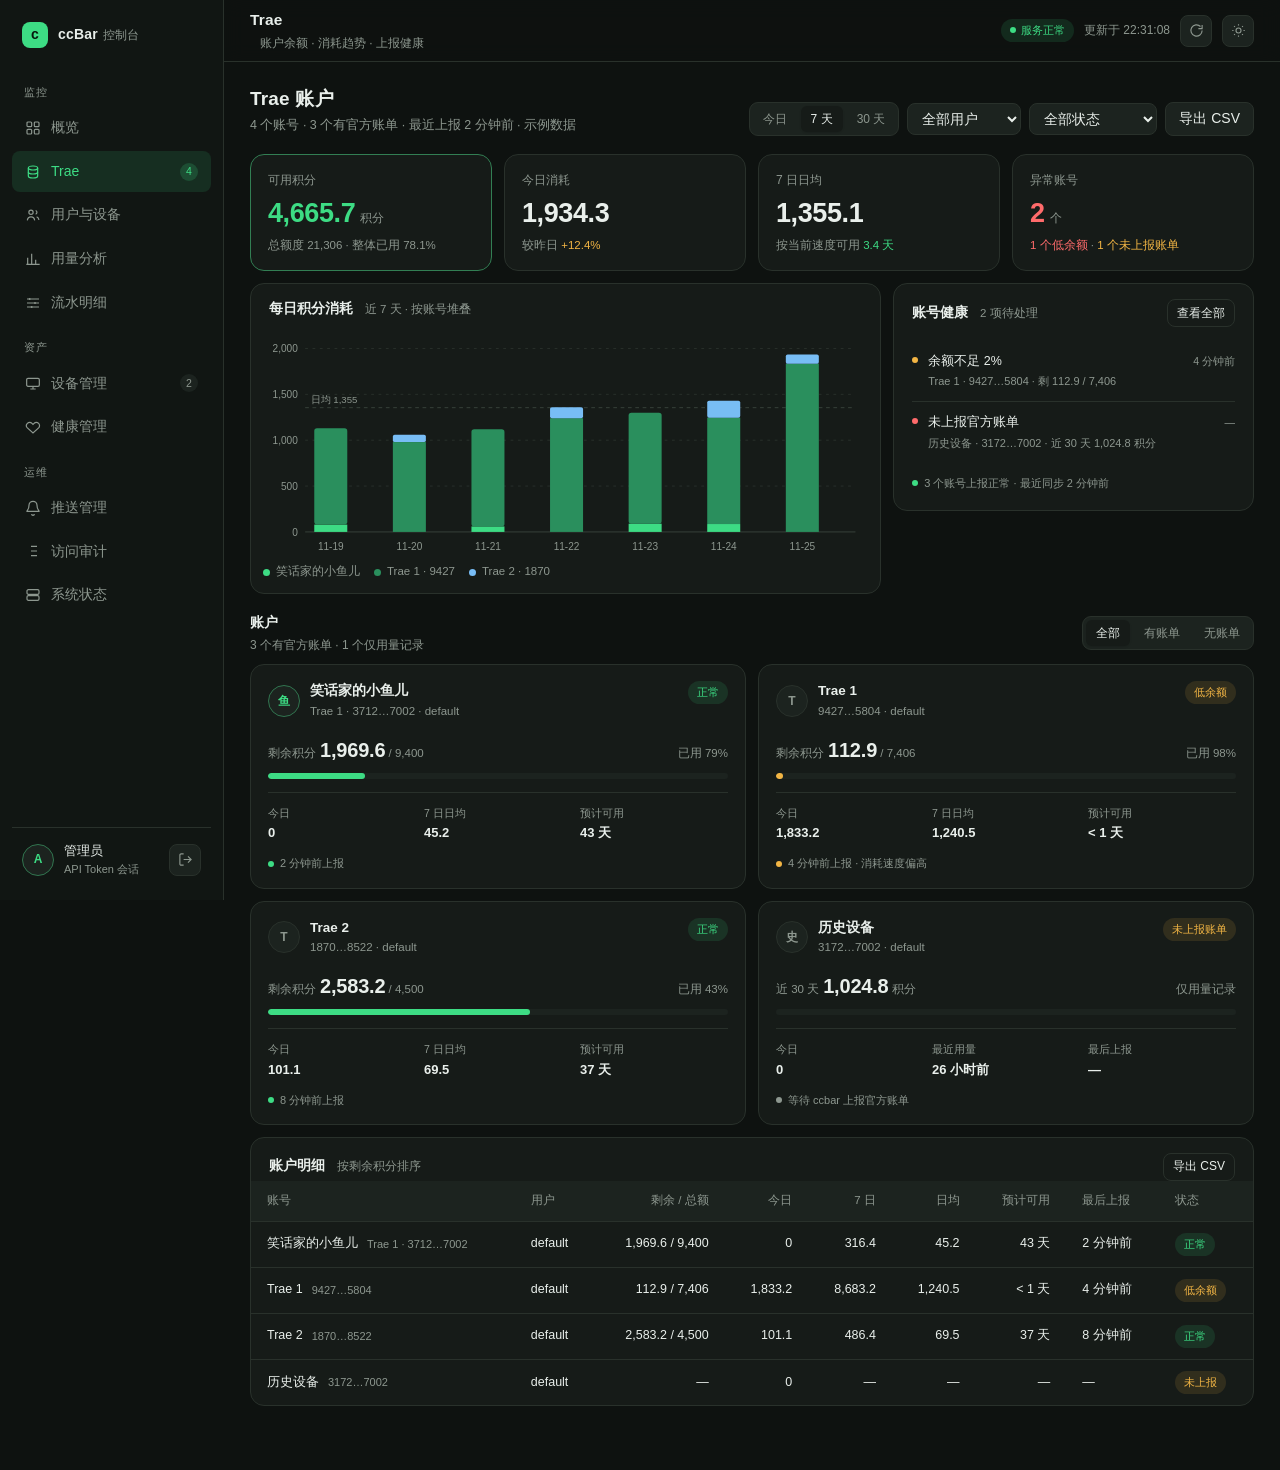
<file: cc-service/docs/design/trae-page.html>
<!doctype html>
<html lang="zh-CN" data-theme="dark">
<head>
<meta charset="utf-8">
<meta name="viewport" content="width=device-width, initial-scale=1">
<title>Trae 账户 · CC 管理控制台（效果图）</title>
<style>
  :root {
    --bg: #0e1210;
    --sidebar: #111613;
    --panel: #161b18;
    --panel-2: #1c231f;
    --border: #29312b;
    --border-strong: #39443c;
    --text: #e9efeb;
    --muted: #8d978f;
    --accent: #3ddc84;
    --accent-dim: rgba(61, 220, 132, .12);
    --accent-on: #07140c;
    --danger: #ff6b6b;
    --danger-dim: rgba(255, 107, 107, .12);
    --warning: #f2b544;
    --series-1: #3ddc84;
    --series-2: #2a8f5d;
    --series-3: #78bdf5;
    --shadow: 0 18px 50px rgba(0, 0, 0, .28);
    --radius-card: 14px;
    color-scheme: dark;
  }
  html[data-theme="light"] {
    --bg: #f3f6f3;
    --sidebar: #ffffff;
    --panel: #ffffff;
    --panel-2: #f1f5f2;
    --border: #e0e7e1;
    --border-strong: #cfd9d1;
    --text: #18211b;
    --muted: #64736a;
    --accent: #0f9d58;
    --accent-dim: rgba(15, 157, 88, .10);
    --accent-on: #ffffff;
    --danger: #d93d3d;
    --danger-dim: rgba(217, 61, 61, .10);
    --warning: #b77a10;
    --series-1: #0f9d58;
    --series-2: #8ad8ad;
    --series-3: #3b82f6;
    --shadow: 0 16px 42px rgba(20, 40, 28, .08);
    color-scheme: light;
  }
  * { box-sizing: border-box; }
  html, body { margin: 0; min-height: 100%; }
  body {
    background: var(--bg);
    color: var(--text);
    font: 14px/1.55 -apple-system, BlinkMacSystemFont, "SF Pro Text", "PingFang SC", "Microsoft YaHei", sans-serif;
    -webkit-font-smoothing: antialiased;
  }
  button, input, select, textarea { font: inherit; color: inherit; }
  .hidden { display: none !important; }
  .mono { font-family: "SF Mono", ui-monospace, Menlo, Consolas, monospace; }
  .muted { color: var(--muted); }
  .num { font-variant-numeric: tabular-nums; }

  .btn {
    height: 34px; padding: 0 13px; border-radius: 8px; border: 1px solid var(--border);
    background: var(--panel-2); color: var(--text); cursor: pointer;
    display: inline-flex; align-items: center; justify-content: center; gap: 6px;
    transition: background .12s, border-color .12s, color .12s; white-space: nowrap;
  }
  .btn:hover { border-color: var(--border-strong); }
  .btn.sm { height: 28px; padding: 0 9px; font-size: 12px; }
  .btn.ghost { background: transparent; }
  .icon-btn {
    width: 32px; height: 32px; padding: 0; border-radius: 8px; border: 1px solid var(--border);
    background: var(--panel-2); color: var(--muted); cursor: pointer;
    display: inline-flex; align-items: center; justify-content: center;
  }
  .icon-btn:hover { color: var(--text); border-color: var(--border-strong); }
  .icon-btn svg { width: 15px; height: 15px; }
  .select {
    height: 32px; padding: 0 26px 0 10px; border-radius: 8px; border: 1px solid var(--border);
    background: var(--panel-2); color: var(--text); outline: none; cursor: pointer;
  }
  .select:focus { border-color: var(--accent); box-shadow: 0 0 0 3px var(--accent-dim); }

  .app { display: flex; min-height: 100vh; }
  .sidebar {
    width: 224px; flex: 0 0 224px; background: var(--sidebar);
    border-right: 1px solid var(--border);
    display: flex; flex-direction: column; padding: 18px 12px;
    position: sticky; top: 0; height: 100vh;
  }
  .brand { display: flex; align-items: center; gap: 10px; padding: 4px 10px 22px; }
  .brand-mark {
    width: 26px; height: 26px; border-radius: 8px; background: var(--accent);
    color: var(--accent-on); font-weight: 700; font-size: 14px;
    display: flex; align-items: center; justify-content: center; flex: 0 0 26px;
  }
  .brand-name { font-weight: 600; font-size: 14px; letter-spacing: .2px; white-space: nowrap; }
  .brand-name span { color: var(--muted); font-weight: 400; font-size: 12px; margin-left: 5px; }
  .nav-section { color: var(--muted); font-size: 11px; letter-spacing: .8px; padding: 14px 12px 6px; }
  .nav-item {
    display: flex; align-items: center; gap: 10px; padding: 9px 12px; margin-bottom: 2px;
    border-radius: 8px; color: var(--muted); cursor: pointer; user-select: none;
    border: 1px solid transparent; transition: background .12s, color .12s; white-space: nowrap;
  }
  .nav-item:hover { background: var(--panel-2); color: var(--text); }
  .nav-item.active { background: var(--accent-dim); color: var(--accent); }
  .nav-item svg { flex: 0 0 16px; width: 16px; height: 16px; }
  .nav-badge {
    margin-left: auto; min-width: 18px; height: 18px; padding: 0 5px; border-radius: 999px;
    background: var(--panel-2); color: var(--muted); font-size: 10.5px;
    display: inline-flex; align-items: center; justify-content: center; font-variant-numeric: tabular-nums;
  }
  .nav-item.active .nav-badge { background: color-mix(in srgb, var(--accent) 18%, transparent); color: var(--accent); }
  .sidebar-foot { margin-top: auto; border-top: 1px solid var(--border); padding: 14px 10px 4px; display: flex; align-items: center; gap: 10px; }
  .sidebar-foot .who { flex: 1; min-width: 0; }
  .sidebar-foot .who b { display: block; font-size: 12.5px; font-weight: 500; }
  .sidebar-foot .who span { display: block; font-size: 11px; color: var(--muted); }

  .main { flex: 1; min-width: 0; display: flex; flex-direction: column; }
  .topbar {
    height: 62px; display: flex; align-items: center; justify-content: space-between;
    padding: 0 26px; border-bottom: 1px solid var(--border);
    background: color-mix(in srgb, var(--bg) 86%, transparent);
    backdrop-filter: blur(10px); position: sticky; top: 0; z-index: 10; gap: 16px;
  }
  .topbar h1 { font-size: 15.5px; margin: 0; font-weight: 600; letter-spacing: .2px; }
  .topbar .sub { color: var(--muted); font-size: 12px; margin-left: 10px; }
  .topbar .right { display: flex; align-items: center; gap: 10px; flex: 0 0 auto; }
  .meta { color: var(--muted); font-size: 12px; white-space: nowrap; }
  .content { width: 100%; max-width: 1240px; margin: 0 auto; padding: 22px 26px 64px; }

  .page-head { display: flex; align-items: flex-end; justify-content: space-between; gap: 16px; margin-bottom: 18px; flex-wrap: wrap; }
  .page-head h2 { font-size: 19px; margin: 0 0 3px; font-weight: 600; letter-spacing: .2px; }
  .page-head p { margin: 0; color: var(--muted); font-size: 12.5px; }
  .page-actions { display: flex; align-items: center; gap: 8px; flex-wrap: wrap; }
  .filters { display: flex; align-items: center; gap: 8px; flex-wrap: wrap; }

  .card { background: var(--panel); border: 1px solid var(--border); border-radius: var(--radius-card); }
  .card-head { display: flex; align-items: center; justify-content: space-between; gap: 12px; padding: 15px 18px 0; flex-wrap: wrap; }
  .card-head h3 { margin: 0; font-size: 13.5px; font-weight: 600; }
  .card-head .sub { color: var(--muted); font-size: 11.5px; font-weight: 400; margin-left: 8px; }
  .card-body { padding: 16px 18px 18px; }
  .card-head + .card-body { padding-top: 14px; }

  .kpis { display: grid; grid-template-columns: repeat(4, 1fr); gap: 12px; margin-bottom: 12px; }
  .kpi { padding: 16px 17px 15px; position: relative; overflow: hidden; }
  .kpi .label { color: var(--muted); font-size: 12px; display: flex; align-items: center; gap: 6px; }
  .kpi .value { font-size: 27px; font-weight: 650; letter-spacing: -.4px; margin-top: 4px; font-variant-numeric: tabular-nums; }
  .kpi .value .unit { font-size: 12px; font-weight: 500; color: var(--muted); margin-left: 5px; letter-spacing: 0; }
  .kpi .foot { color: var(--muted); font-size: 11.5px; margin-top: 2px; font-variant-numeric: tabular-nums; }
  .kpi .foot b { color: var(--accent); font-weight: 500; }
  .kpi .foot .warn { color: var(--warning); }
  .kpi .foot .bad { color: var(--danger); }
  .kpi.focus { border-color: color-mix(in srgb, var(--accent) 45%, var(--border)); }
  .kpi.focus .value { color: var(--accent); }
  .kpi .value.bad { color: var(--danger); }

  .grid-main { display: grid; grid-template-columns: minmax(0, 1.75fr) minmax(0, 1fr); gap: 12px; margin-bottom: 12px; align-items: start; }
  .chart-wrap { padding: 12px 12px 2px; }
  .chart-wrap svg { width: 100%; height: auto; display: block; }
  .legend { display: flex; flex-wrap: wrap; gap: 14px; padding: 0 12px 12px; }
  .legend span { display: inline-flex; align-items: center; gap: 6px; color: var(--muted); font-size: 11.5px; }
  .dot { width: 7px; height: 7px; border-radius: 50%; display: inline-block; flex: 0 0 7px; }
  .status-dot { width: 6px; height: 6px; border-radius: 50%; background: var(--muted); display: inline-block; flex: 0 0 6px; }
  .status-dot.ok { background: var(--accent); }
  .status-dot.warn { background: var(--warning); }
  .status-dot.bad { background: var(--danger); }

  .alert-list { display: flex; flex-direction: column; }
  .alert-row { display: flex; align-items: flex-start; gap: 10px; padding: 11px 0; border-bottom: 1px solid var(--border); }
  .alert-row:last-child { border-bottom: none; }
  .alert-row .status-dot { margin-top: 5px; }
  .alert-main { flex: 1; min-width: 0; }
  .alert-main b { display: block; font-size: 12.5px; font-weight: 500; }
  .alert-main span { display: block; color: var(--muted); font-size: 11px; margin-top: 2px; }
  .alert-time { color: var(--muted); font-size: 10.5px; white-space: nowrap; padding-top: 1px; }
  .alert-foot { display: flex; align-items: center; gap: 6px; color: var(--muted); font-size: 11px; padding-top: 12px; }

  .section-head { display: flex; align-items: center; justify-content: space-between; gap: 12px; margin: 18px 0 10px; flex-wrap: wrap; }
  .section-head h3 { margin: 0; font-size: 14px; font-weight: 600; }
  .section-head p { margin: 2px 0 0; color: var(--muted); font-size: 12px; }
  .acct-grid { display: grid; grid-template-columns: repeat(2, minmax(0, 1fr)); gap: 12px; margin-bottom: 12px; }
  .acct-card { padding: 16px 17px 15px; transition: border-color .12s; cursor: pointer; }
  .acct-card:hover { border-color: var(--border-strong); }
  .acct-head { display: flex; align-items: flex-start; justify-content: space-between; gap: 10px; }
  .acct-id { display: flex; align-items: center; gap: 10px; min-width: 0; }
  .acct-id .avatar {
    width: 32px; height: 32px; border-radius: 50%; background: var(--panel-2);
    border: 1px solid var(--border); color: var(--muted);
    display: inline-flex; align-items: center; justify-content: center;
    font-size: 12px; font-weight: 600; flex: 0 0 32px;
  }
  .acct-id .avatar.on { color: var(--accent); border-color: color-mix(in srgb, var(--accent) 40%, var(--border)); }
  .acct-id b { display: block; font-size: 13.5px; font-weight: 600; overflow: hidden; text-overflow: ellipsis; white-space: nowrap; }
  .acct-id span { display: block; color: var(--muted); font-size: 11.5px; margin-top: 1px; }
  .acct-balance { display: flex; justify-content: space-between; align-items: baseline; gap: 10px; margin-top: 14px; }
  .acct-balance .k { color: var(--muted); font-size: 11.5px; margin-right: 4px; }
  .acct-balance b { font-size: 20px; font-weight: 650; font-variant-numeric: tabular-nums; letter-spacing: -.2px; }
  .acct-balance .total { color: var(--muted); font-size: 11.5px; font-variant-numeric: tabular-nums; }
  .acct-balance .pct { color: var(--muted); font-size: 11.5px; font-variant-numeric: tabular-nums; white-space: nowrap; }
  .track { height: 6px; border-radius: 999px; background: var(--panel-2); overflow: hidden; }
  .fill { height: 100%; border-radius: 999px; }
  .acct-card .track { margin-top: 7px; }
  .acct-stats { display: grid; grid-template-columns: repeat(3, 1fr); gap: 8px; margin-top: 13px; padding-top: 12px; border-top: 1px solid var(--border); }
  .acct-stats span { display: block; color: var(--muted); font-size: 10.5px; }
  .acct-stats b { display: block; font-size: 13px; font-weight: 600; margin-top: 2px; font-variant-numeric: tabular-nums; }
  .acct-foot { display: flex; align-items: center; gap: 6px; color: var(--muted); font-size: 11px; margin-top: 12px; }

  .pill {
    display: inline-flex; align-items: center; gap: 5px; padding: 2px 8px;
    border-radius: 999px; font-size: 11px; border: 1px solid transparent;
    background: var(--panel-2); color: var(--muted); font-variant-numeric: tabular-nums; white-space: nowrap;
  }
  .pill.ok { color: var(--accent); background: var(--accent-dim); }
  .pill.warn { color: var(--warning); background: color-mix(in srgb, var(--warning) 12%, transparent); }
  .pill.bad { color: var(--danger); background: var(--danger-dim); }
  .pill.plain { border-color: var(--border); background: transparent; }

  .chips { display: inline-flex; align-items: center; gap: 4px; background: var(--panel-2); border: 1px solid var(--border); border-radius: 9px; padding: 3px; }
  .chip {
    height: 26px; padding: 0 10px; border-radius: 6px; border: none; background: transparent;
    color: var(--muted); font-size: 12px; cursor: pointer; white-space: nowrap;
  }
  .chip:hover { color: var(--text); }
  .chip.active { background: var(--panel); color: var(--text); box-shadow: 0 1px 2px rgba(0,0,0,.12); }

  .table-wrap { overflow-x: auto; }
  table { width: 100%; border-collapse: collapse; font-size: 12.5px; }
  th, td { text-align: left; padding: 11px 16px; border-bottom: 1px solid var(--border); white-space: nowrap; }
  th { color: var(--muted); font-weight: 500; font-size: 11.5px; background: var(--panel-2); }
  tbody tr:hover { background: color-mix(in srgb, var(--panel-2) 55%, transparent); }
  tbody tr:last-child td { border-bottom: none; }
  td.num, th.num { text-align: right; font-variant-numeric: tabular-nums; }
  .card-body.flush { padding: 0; }
  .acct-cell { display: flex; align-items: center; gap: 9px; }
  .acct-cell b { font-weight: 500; }
  .acct-cell span { color: var(--muted); font-size: 11px; }

  @media (max-width: 1120px) {
    .kpis { grid-template-columns: repeat(2, 1fr); }
    .grid-main { grid-template-columns: 1fr; }
    .kpi .value { font-size: 24px; }
    .acct-grid { grid-template-columns: 1fr; }
  }
  @media (max-width: 860px) {
    .app { flex-direction: column; }
    .sidebar {
      width: 100%; flex: none; height: auto; position: static;
      flex-direction: row; align-items: center; padding: 10px 12px;
      overflow-x: auto; border-right: none; border-bottom: 1px solid var(--border);
    }
    .brand { padding: 0 12px 0 2px; }
    .brand-name span, .nav-section, .sidebar-foot, .nav-badge { display: none; }
    .nav-item { margin-bottom: 0; padding: 7px 10px; }
    .topbar { height: 56px; padding: 0 16px; }
    .topbar .sub, .meta { display: none; }
    .content { padding: 16px 14px 48px; }
  }
</style>
</head>
<body>
<div class="app">
  <aside class="sidebar">
    <div class="brand">
      <div class="brand-mark">c</div>
      <div class="brand-name">ccBar<span>控制台</span></div>
    </div>
    <div class="nav-section">监控</div>
    <div class="nav-item">
      <svg viewBox="0 0 24 24" fill="none" stroke="currentColor" stroke-width="1.8"><rect x="3" y="3" width="7" height="7" rx="1.5"/><rect x="14" y="3" width="7" height="7" rx="1.5"/><rect x="3" y="14" width="7" height="7" rx="1.5"/><rect x="14" y="14" width="7" height="7" rx="1.5"/></svg>
      <span>概览</span>
    </div>
    <div class="nav-item active">
      <svg viewBox="0 0 24 24" fill="none" stroke="currentColor" stroke-width="1.8"><ellipse cx="12" cy="6" rx="7" ry="3"/><path d="M5 6v6c0 1.7 3.1 3 7 3s7-1.3 7-3V6"/><path d="M5 12v6c0 1.7 3.1 3 7 3s7-1.3 7-3v-6"/></svg>
      <span>Trae</span>
      <span class="nav-badge">4</span>
    </div>
    <div class="nav-item">
      <svg viewBox="0 0 24 24" fill="none" stroke="currentColor" stroke-width="1.8"><circle cx="9" cy="8" r="3.2"/><path d="M3.5 20c.4-3.4 2.7-5.2 5.5-5.2s5.1 1.8 5.5 5.2"/><path d="M16 5.2a3 3 0 0 1 0 5.6M17.5 14.9c2 .5 3.1 2 3.4 4.3"/></svg>
      <span>用户与设备</span>
    </div>
    <div class="nav-item">
      <svg viewBox="0 0 24 24" fill="none" stroke="currentColor" stroke-width="1.8"><path d="M4 20V10M10 20V4M16 20v-7M22 20H2"/></svg>
      <span>用量分析</span>
    </div>
    <div class="nav-item">
      <svg viewBox="0 0 24 24" fill="none" stroke="currentColor" stroke-width="1.8"><path d="M3 6h18M3 12h18M3 18h18"/><circle cx="7" cy="6" r="1.4" fill="currentColor" stroke="none"/><circle cx="15" cy="12" r="1.4" fill="currentColor" stroke="none"/><circle cx="10" cy="18" r="1.4" fill="currentColor" stroke="none"/></svg>
      <span>流水明细</span>
    </div>
    <div class="nav-section">资产</div>
    <div class="nav-item">
      <svg viewBox="0 0 24 24" fill="none" stroke="currentColor" stroke-width="1.8"><rect x="2.5" y="5" width="19" height="12" rx="2"/><path d="M8 21h8M12 17v4"/></svg>
      <span>设备管理</span>
      <span class="nav-badge">2</span>
    </div>
    <div class="nav-item">
      <svg viewBox="0 0 24 24" fill="none" stroke="currentColor" stroke-width="1.8"><path d="M20.4 6.6a4.8 4.8 0 0 0-6.8 0L12 8.2l-1.6-1.6a4.8 4.8 0 1 0-6.8 6.8L12 21l8.4-7.6a4.8 4.8 0 0 0 0-6.8Z"/></svg>
      <span>健康管理</span>
    </div>
    <div class="nav-section">运维</div>
    <div class="nav-item">
      <svg viewBox="0 0 24 24" fill="none" stroke="currentColor" stroke-width="1.8"><path d="M18 8a6 6 0 1 0-12 0c0 7-3 7-3 9h18c0-2-3-2-3-9"/><path d="M10 21a2 2 0 0 0 4 0"/></svg>
      <span>推送管理</span>
    </div>
    <div class="nav-item">
      <svg viewBox="0 0 24 24" fill="none" stroke="currentColor" stroke-width="1.8"><path d="M9 5h9M9 12h9M9 19h9"/><path d="M4.5 5h.01M4.5 12h.01M4.5 19h.01"/></svg>
      <span>访问审计</span>
    </div>
    <div class="nav-item">
      <svg viewBox="0 0 24 24" fill="none" stroke="currentColor" stroke-width="1.8"><rect x="3" y="4" width="18" height="7" rx="2"/><rect x="3" y="13" width="18" height="7" rx="2"/><path d="M7 7.5h.01M7 16.5h.01"/></svg>
      <span>系统状态</span>
    </div>
    <div class="sidebar-foot">
      <div class="acct-id"><div class="avatar on" style="color:var(--accent);border-color:color-mix(in srgb, var(--accent) 40%, var(--border));">A</div></div>
      <div class="who">
        <b>管理员</b>
        <span>API Token 会话</span>
      </div>
      <button class="icon-btn" title="退出登录">
        <svg viewBox="0 0 24 24" fill="none" stroke="currentColor" stroke-width="1.8"><path d="M9 21H5a2 2 0 0 1-2-2V5a2 2 0 0 1 2-2h4M16 17l5-5-5-5M21 12H9"/></svg>
      </button>
    </div>
  </aside>

  <div class="main">
    <header class="topbar">
      <div>
        <h1>Trae</h1><span class="sub">账户余额 · 消耗趋势 · 上报健康</span>
      </div>
      <div class="right">
        <span class="pill ok"><span class="status-dot ok"></span>服务正常</span>
        <span class="meta">更新于 22:31:08</span>
        <button class="icon-btn" title="刷新">
          <svg viewBox="0 0 24 24" fill="none" stroke="currentColor" stroke-width="1.8"><path d="M21 12a9 9 0 1 1-2.6-6.4M21 3v6h-6"/></svg>
        </button>
        <button class="icon-btn" id="themeBtn" title="切换主题">
          <svg class="icon-sun" viewBox="0 0 24 24" fill="none" stroke="currentColor" stroke-width="1.8"><circle cx="12" cy="12" r="4"/><path d="M12 2v2M12 20v2M2 12h2M20 12h2M4.9 4.9l1.4 1.4M17.7 17.7l1.4 1.4M19.1 4.9l-1.4 1.4M6.3 17.7l-1.4 1.4"/></svg>
          <svg class="icon-moon hidden" viewBox="0 0 24 24" fill="none" stroke="currentColor" stroke-width="1.8"><path d="M21 12.8A8.5 8.5 0 1 1 11.2 3a7 7 0 0 0 9.8 9.8Z"/></svg>
        </button>
      </div>
    </header>

    <main class="content">
      <div class="page-head">
        <div>
          <h2>Trae 账户</h2>
          <p>4 个账号 · 3 个有官方账单 · 最近上报 2 分钟前 · 示例数据</p>
        </div>
        <div class="page-actions filters">
          <div class="chips" id="rangeChips">
            <button class="chip">今日</button>
            <button class="chip active">7 天</button>
            <button class="chip">30 天</button>
          </div>
          <select class="select">
            <option>全部用户</option>
            <option>default</option>
          </select>
          <select class="select">
            <option>全部状态</option>
            <option>余额不足</option>
            <option>上报异常</option>
            <option>未上报账单</option>
          </select>
          <button class="btn">导出 CSV</button>
        </div>
      </div>

      <div class="kpis">
        <div class="card kpi focus">
          <div class="label">可用积分</div>
          <div class="value">4,665.7<span class="unit">积分</span></div>
          <div class="foot">总额度 21,306 · 整体已用 78.1%</div>
        </div>
        <div class="card kpi">
          <div class="label">今日消耗</div>
          <div class="value">1,934.3</div>
          <div class="foot">较昨日 <span class="warn">+12.4%</span></div>
        </div>
        <div class="card kpi">
          <div class="label">7 日日均</div>
          <div class="value">1,355.1</div>
          <div class="foot">按当前速度可用 <b>3.4 天</b></div>
        </div>
        <div class="card kpi">
          <div class="label">异常账号</div>
          <div class="value bad">2<span class="unit">个</span></div>
          <div class="foot"><span class="bad">1 个低余额</span> · <span class="warn">1 个未上报账单</span></div>
        </div>
      </div>

      <div class="grid-main">
        <div class="card">
          <div class="card-head">
            <h3>每日积分消耗 <span class="sub">近 7 天 · 按账号堆叠</span></h3>
          </div>
          <div class="chart-wrap">
            <svg viewBox="0 0 660 250" role="img" aria-label="近 7 天各 Trae 账号积分消耗">
              <line x1="46" y1="18" x2="646" y2="18" stroke="var(--border)" stroke-dasharray="3 5"/>
              <line x1="46" y1="68" x2="646" y2="68" stroke="var(--border)" stroke-dasharray="3 5"/>
              <line x1="46" y1="118" x2="646" y2="118" stroke="var(--border)" stroke-dasharray="3 5"/>
              <line x1="46" y1="168" x2="646" y2="168" stroke="var(--border)" stroke-dasharray="3 5"/>
              <line x1="46" y1="218" x2="646" y2="218" stroke="var(--border-strong)"/>
              <text x="38" y="22" text-anchor="end" fill="var(--muted)" font-size="11">2,000</text>
              <text x="38" y="72" text-anchor="end" fill="var(--muted)" font-size="11">1,500</text>
              <text x="38" y="122" text-anchor="end" fill="var(--muted)" font-size="11">1,000</text>
              <text x="38" y="172" text-anchor="end" fill="var(--muted)" font-size="11">500</text>
              <text x="38" y="222" text-anchor="end" fill="var(--muted)" font-size="11">0</text>

              <line x1="46" y1="82.5" x2="646" y2="82.5" stroke="var(--border-strong)" stroke-dasharray="4 4"/>
              <text x="52" y="77" fill="var(--muted)" font-size="10.5">日均 1,355</text>

              <!-- 11-19 -->
              <rect x="55.9" y="210" width="36" height="8" fill="var(--series-1)"/>
              <rect x="55.9" y="105" width="36" height="105" rx="3" fill="var(--series-2)"/>
              <!-- 11-20 -->
              <rect x="141.6" y="120" width="36" height="98" fill="var(--series-2)"/>
              <rect x="141.6" y="112" width="36" height="8" rx="2" fill="var(--series-3)"/>
              <!-- 11-21 -->
              <rect x="227.3" y="212" width="36" height="6" fill="var(--series-1)"/>
              <rect x="227.3" y="106" width="36" height="106" rx="3" fill="var(--series-2)"/>
              <!-- 11-22 -->
              <rect x="313" y="94" width="36" height="124" fill="var(--series-2)"/>
              <rect x="313" y="82" width="36" height="12" rx="2" fill="var(--series-3)"/>
              <!-- 11-23 -->
              <rect x="398.7" y="209" width="36" height="9" fill="var(--series-1)"/>
              <rect x="398.7" y="88" width="36" height="121" rx="3" fill="var(--series-2)"/>
              <!-- 11-24 -->
              <rect x="484.4" y="209.4" width="36" height="8.6" fill="var(--series-1)"/>
              <rect x="484.4" y="93.4" width="36" height="116" fill="var(--series-2)"/>
              <rect x="484.4" y="74.9" width="36" height="18.5" rx="2" fill="var(--series-3)"/>
              <!-- 11-25 -->
              <rect x="570.1" y="34.7" width="36" height="183.3" fill="var(--series-2)"/>
              <rect x="570.1" y="24.6" width="36" height="10.1" rx="2" fill="var(--series-3)"/>

              <text x="73.9" y="238" text-anchor="middle" fill="var(--muted)" font-size="11">11-19</text>
              <text x="159.6" y="238" text-anchor="middle" fill="var(--muted)" font-size="11">11-20</text>
              <text x="245.3" y="238" text-anchor="middle" fill="var(--muted)" font-size="11">11-21</text>
              <text x="331" y="238" text-anchor="middle" fill="var(--muted)" font-size="11">11-22</text>
              <text x="416.7" y="238" text-anchor="middle" fill="var(--muted)" font-size="11">11-23</text>
              <text x="502.4" y="238" text-anchor="middle" fill="var(--muted)" font-size="11">11-24</text>
              <text x="588.1" y="238" text-anchor="middle" fill="var(--muted)" font-size="11">11-25</text>
            </svg>
          </div>
          <div class="legend">
            <span><i class="dot" style="background:var(--series-1)"></i>笑话家的小鱼儿</span>
            <span><i class="dot" style="background:var(--series-2)"></i>Trae 1 · 9427</span>
            <span><i class="dot" style="background:var(--series-3)"></i>Trae 2 · 1870</span>
          </div>
        </div>

        <div class="card">
          <div class="card-head">
            <h3>账号健康 <span class="sub">2 项待处理</span></h3>
            <button class="btn sm ghost">查看全部</button>
          </div>
          <div class="card-body">
            <div class="alert-list">
              <div class="alert-row">
                <span class="status-dot warn"></span>
                <div class="alert-main">
                  <b>余额不足 2%</b>
                  <span>Trae 1 · 9427…5804 · 剩 112.9 / 7,406</span>
                </div>
                <span class="alert-time">4 分钟前</span>
              </div>
              <div class="alert-row">
                <span class="status-dot bad"></span>
                <div class="alert-main">
                  <b>未上报官方账单</b>
                  <span>历史设备 · 3172…7002 · 近 30 天 1,024.8 积分</span>
                </div>
                <span class="alert-time">—</span>
              </div>
            </div>
            <div class="alert-foot"><span class="status-dot ok"></span>3 个账号上报正常 · 最近同步 2 分钟前</div>
          </div>
        </div>
      </div>

      <div class="section-head">
        <div>
          <h3>账户</h3>
          <p>3 个有官方账单 · 1 个仅用量记录</p>
        </div>
        <div class="chips">
          <button class="chip active">全部</button>
          <button class="chip">有账单</button>
          <button class="chip">无账单</button>
        </div>
      </div>

      <div class="acct-grid">
        <div class="card acct-card">
          <div class="acct-head">
            <div class="acct-id">
              <div class="avatar on">鱼</div>
              <div>
                <b>笑话家的小鱼儿</b>
                <span>Trae 1 · 3712…7002 · default</span>
              </div>
            </div>
            <span class="pill ok">正常</span>
          </div>
          <div class="acct-balance">
            <div><span class="k">剩余积分</span><b>1,969.6</b><span class="total"> / 9,400</span></div>
            <span class="pct">已用 79%</span>
          </div>
          <div class="track"><div class="fill" style="width:21%;background:var(--series-1)"></div></div>
          <div class="acct-stats">
            <div><span>今日</span><b>0</b></div>
            <div><span>7 日日均</span><b>45.2</b></div>
            <div><span>预计可用</span><b>43 天</b></div>
          </div>
          <div class="acct-foot"><span class="status-dot ok"></span>2 分钟前上报</div>
        </div>

        <div class="card acct-card">
          <div class="acct-head">
            <div class="acct-id">
              <div class="avatar">T</div>
              <div>
                <b>Trae 1</b>
                <span>9427…5804 · default</span>
              </div>
            </div>
            <span class="pill warn">低余额</span>
          </div>
          <div class="acct-balance">
            <div><span class="k">剩余积分</span><b>112.9</b><span class="total"> / 7,406</span></div>
            <span class="pct">已用 98%</span>
          </div>
          <div class="track"><div class="fill" style="width:1.5%;background:var(--warning)"></div></div>
          <div class="acct-stats">
            <div><span>今日</span><b>1,833.2</b></div>
            <div><span>7 日日均</span><b>1,240.5</b></div>
            <div><span>预计可用</span><b>&lt; 1 天</b></div>
          </div>
          <div class="acct-foot"><span class="status-dot warn"></span>4 分钟前上报 · 消耗速度偏高</div>
        </div>

        <div class="card acct-card">
          <div class="acct-head">
            <div class="acct-id">
              <div class="avatar">T</div>
              <div>
                <b>Trae 2</b>
                <span>1870…8522 · default</span>
              </div>
            </div>
            <span class="pill ok">正常</span>
          </div>
          <div class="acct-balance">
            <div><span class="k">剩余积分</span><b>2,583.2</b><span class="total"> / 4,500</span></div>
            <span class="pct">已用 43%</span>
          </div>
          <div class="track"><div class="fill" style="width:57%;background:var(--series-1)"></div></div>
          <div class="acct-stats">
            <div><span>今日</span><b>101.1</b></div>
            <div><span>7 日日均</span><b>69.5</b></div>
            <div><span>预计可用</span><b>37 天</b></div>
          </div>
          <div class="acct-foot"><span class="status-dot ok"></span>8 分钟前上报</div>
        </div>

        <div class="card acct-card">
          <div class="acct-head">
            <div class="acct-id">
              <div class="avatar">史</div>
              <div>
                <b>历史设备</b>
                <span>3172…7002 · default</span>
              </div>
            </div>
            <span class="pill warn">未上报账单</span>
          </div>
          <div class="acct-balance">
            <div><span class="k">近 30 天</span><b>1,024.8</b><span class="total"> 积分</span></div>
            <span class="pct">仅用量记录</span>
          </div>
          <div class="track"><div class="fill" style="width:0%;background:var(--border-strong)"></div></div>
          <div class="acct-stats">
            <div><span>今日</span><b>0</b></div>
            <div><span>最近用量</span><b>26 小时前</b></div>
            <div><span>最后上报</span><b>—</b></div>
          </div>
          <div class="acct-foot"><span class="status-dot"></span>等待 ccbar 上报官方账单</div>
        </div>
      </div>

      <div class="card">
        <div class="card-head">
          <h3>账户明细 <span class="sub">按剩余积分排序</span></h3>
          <button class="btn sm ghost">导出 CSV</button>
        </div>
        <div class="card-body flush">
          <div class="table-wrap">
            <table>
              <thead>
                <tr>
                  <th>账号</th>
                  <th>用户</th>
                  <th class="num">剩余 / 总额</th>
                  <th class="num">今日</th>
                  <th class="num">7 日</th>
                  <th class="num">日均</th>
                  <th class="num">预计可用</th>
                  <th>最后上报</th>
                  <th>状态</th>
                </tr>
              </thead>
              <tbody>
                <tr>
                  <td><div class="acct-cell"><b>笑话家的小鱼儿</b><span>Trae 1 · 3712…7002</span></div></td>
                  <td>default</td>
                  <td class="num">1,969.6 / 9,400</td>
                  <td class="num">0</td>
                  <td class="num">316.4</td>
                  <td class="num">45.2</td>
                  <td class="num">43 天</td>
                  <td>2 分钟前</td>
                  <td><span class="pill ok">正常</span></td>
                </tr>
                <tr>
                  <td><div class="acct-cell"><b>Trae 1</b><span>9427…5804</span></div></td>
                  <td>default</td>
                  <td class="num">112.9 / 7,406</td>
                  <td class="num">1,833.2</td>
                  <td class="num">8,683.2</td>
                  <td class="num">1,240.5</td>
                  <td class="num">&lt; 1 天</td>
                  <td>4 分钟前</td>
                  <td><span class="pill warn">低余额</span></td>
                </tr>
                <tr>
                  <td><div class="acct-cell"><b>Trae 2</b><span>1870…8522</span></div></td>
                  <td>default</td>
                  <td class="num">2,583.2 / 4,500</td>
                  <td class="num">101.1</td>
                  <td class="num">486.4</td>
                  <td class="num">69.5</td>
                  <td class="num">37 天</td>
                  <td>8 分钟前</td>
                  <td><span class="pill ok">正常</span></td>
                </tr>
                <tr>
                  <td><div class="acct-cell"><b>历史设备</b><span>3172…7002</span></div></td>
                  <td>default</td>
                  <td class="num">—</td>
                  <td class="num">0</td>
                  <td class="num">—</td>
                  <td class="num">—</td>
                  <td class="num">—</td>
                  <td>—</td>
                  <td><span class="pill warn">未上报</span></td>
                </tr>
              </tbody>
            </table>
          </div>
        </div>
      </div>
    </main>
  </div>
</div>

<script>
  'use strict';
  (function () {
    const root = document.documentElement;
    const themeBtn = document.getElementById('themeBtn');
    const sun = themeBtn.querySelector('.icon-sun');
    const moon = themeBtn.querySelector('.icon-moon');
    themeBtn.addEventListener('click', function () {
      const next = root.dataset.theme === 'dark' ? 'light' : 'dark';
      root.dataset.theme = next;
      sun.classList.toggle('hidden', next !== 'dark');
      moon.classList.toggle('hidden', next === 'dark');
    });

    const chips = document.querySelectorAll('#rangeChips .chip');
    chips.forEach(function (chip) {
      chip.addEventListener('click', function () {
        chips.forEach(function (item) { item.classList.toggle('active', item === chip); });
      });
    });
  })();
</script>
</body>
</html>
</file>
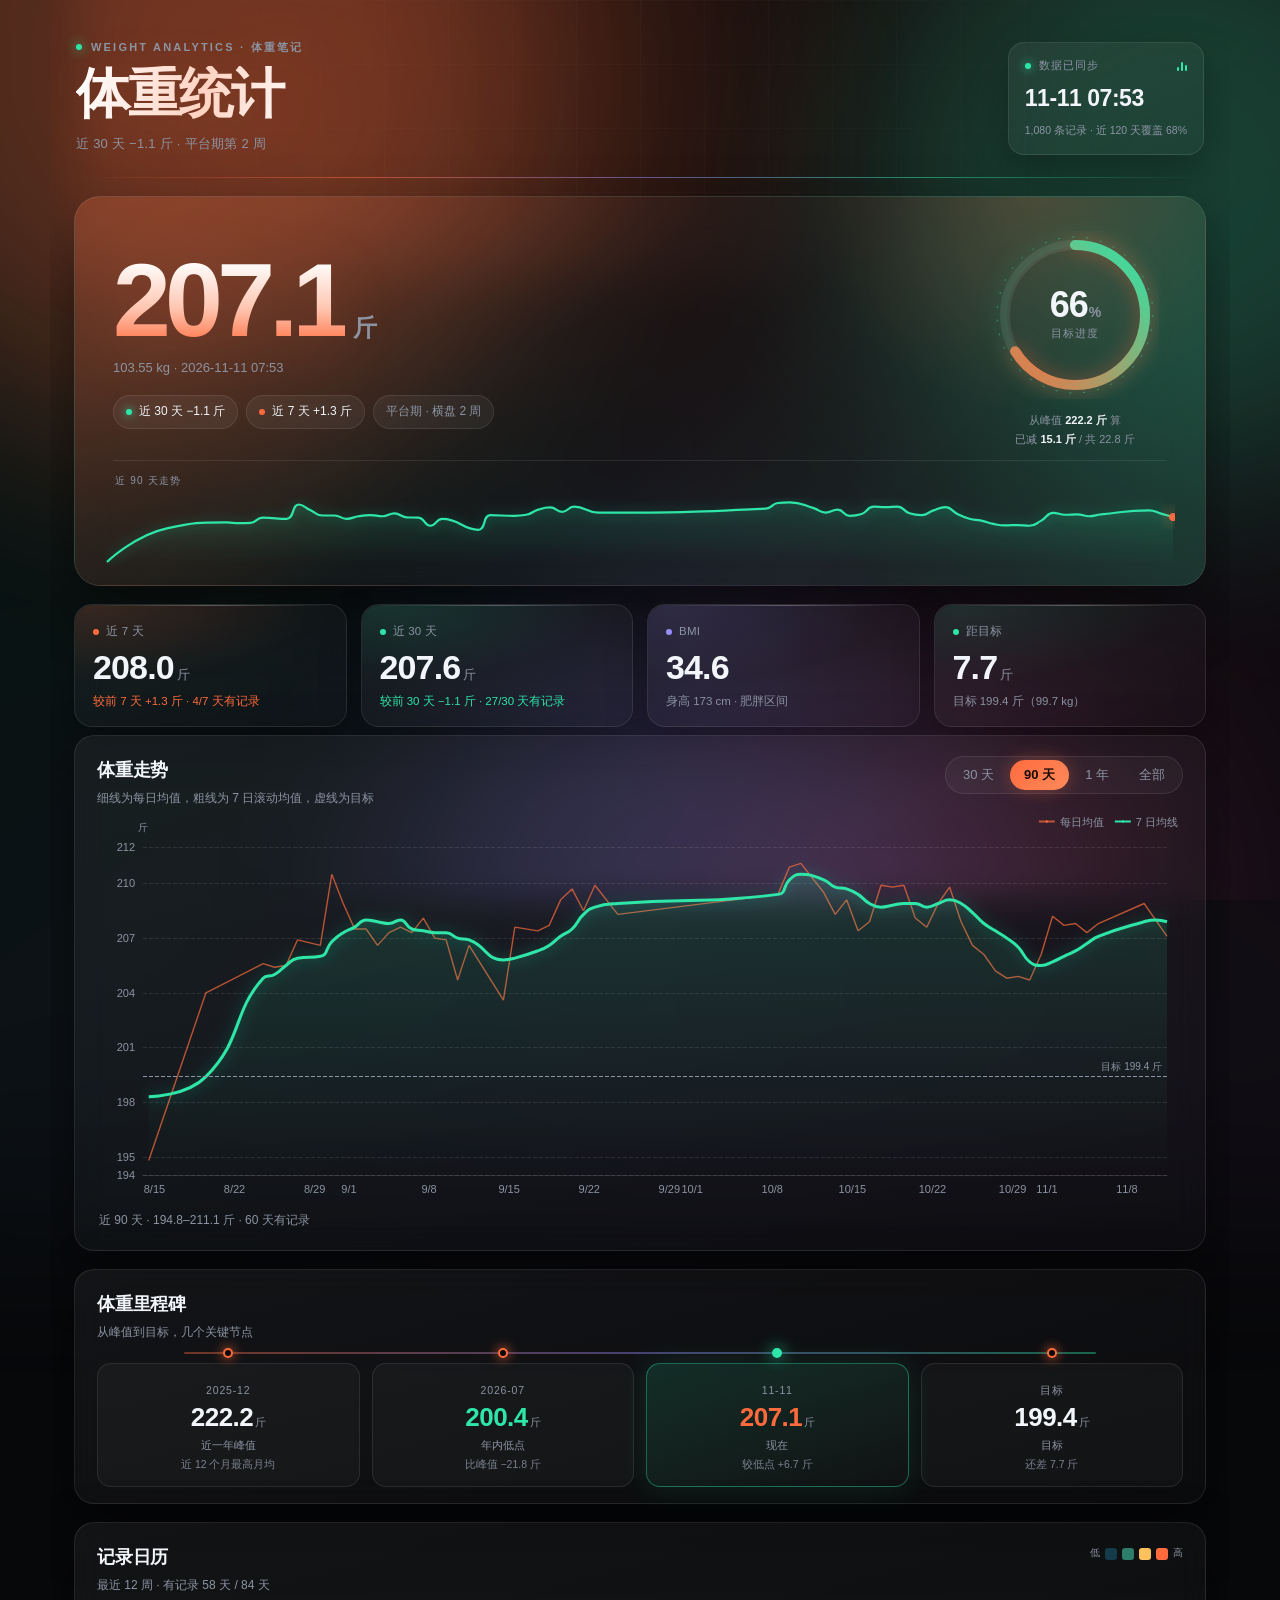
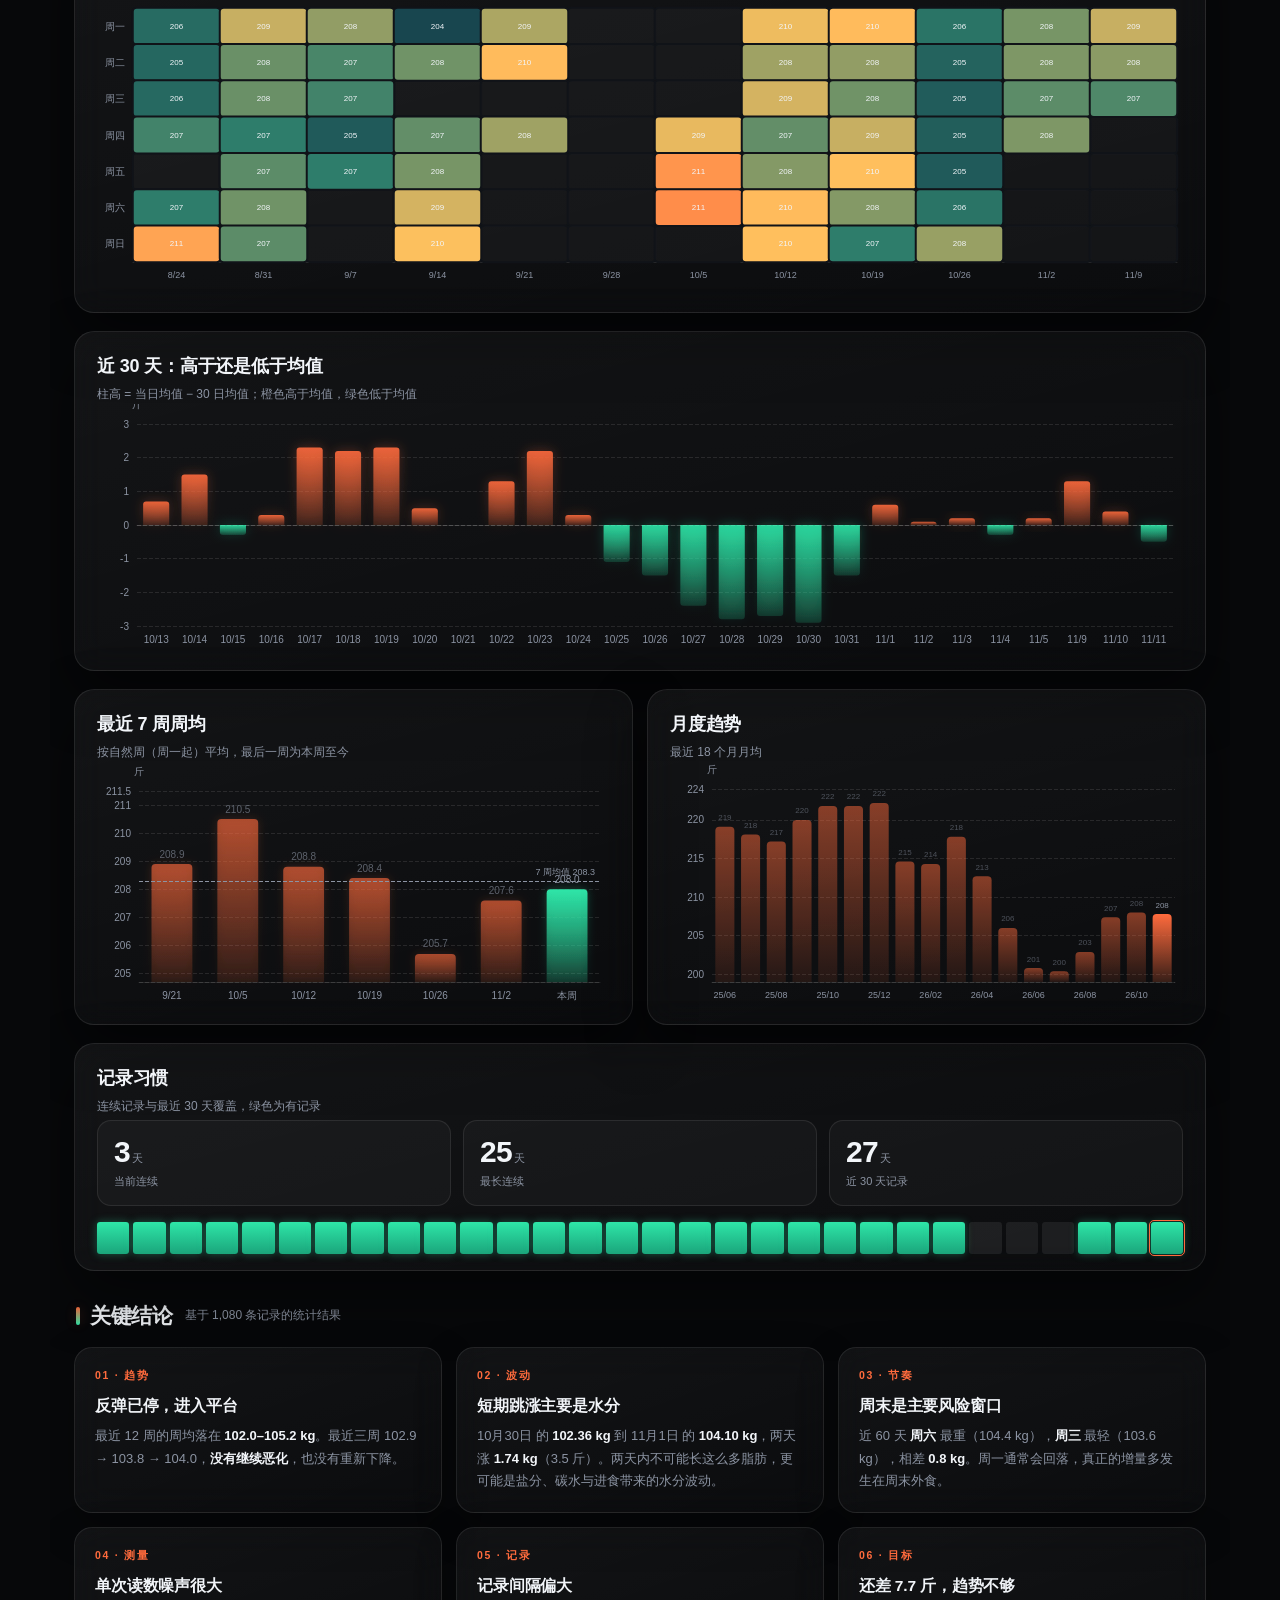
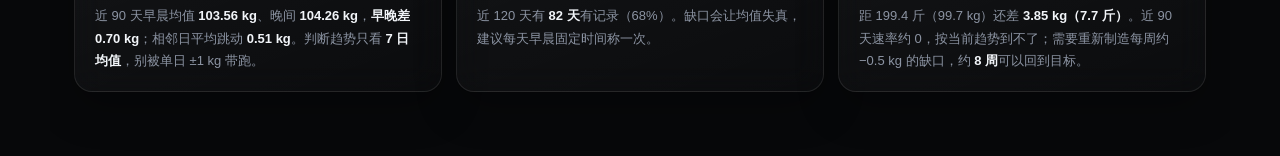
<file: cc-service/src/main/resources/static/admin/weight-stats/weight-stats.html>
<!-- Generated by Trae Work -->
<!DOCTYPE html>
<html lang="zh-CN">
<head>
<meta charset="UTF-8">
<meta name="viewport" content="width=device-width, initial-scale=1.0">
<meta name="theme-color" content="#07080A">
<title>体重统计 · 体重笔记</title>
<style>
  :root{
    --bg:#07080A;
    --bg2:#101318;
    --bg3:#151922;
    --ink:#F2F5F9;
    --muted:#8C94A3;
    --rule:rgba(255,255,255,.10);
    --border:rgba(255,255,255,.09);
    --border-strong:rgba(255,255,255,.18);
    --ring-track:rgba(255,255,255,.08);
    --grid-line:rgba(255,255,255,.025);
    --accent:#FF6B3D;
    --accent2:#2EE6A8;
    --accent3:#9B8CFF;
    --accent-soft:rgba(255,107,61,.20);
    --accent2-soft:rgba(46,230,168,.14);
    --scale1:#143B4A;
    --scale2:#2E7D6B;
    --scale3:#FF6B3D;
    --scale4:#FFC15E;
    --shadow:0 24px 60px rgba(0,0,0,.45);
    --font:-apple-system, BlinkMacSystemFont, "SF Pro Text", "PingFang SC", "Hiragino Sans GB", "Microsoft YaHei", sans-serif;
  }
  *,*::before,*::after{box-sizing:border-box;margin:0;padding:0}
  html{scroll-behavior:smooth;overflow-x:hidden}
  body{
    background:var(--bg);
    color:var(--ink);
    font-family:var(--font);
    font-size:16px;
    line-height:1.65;
    -webkit-font-smoothing:antialiased;
    overflow-x:hidden;
    width:100%;
    max-width:100%;
  }
  /* 流光背景 */
  .aurora{
    position:fixed;inset:-35%;z-index:-3;pointer-events:none;
    background:conic-gradient(from 0deg at 50% 50%,
      rgba(255,107,61,.13), rgba(255,77,141,.09), rgba(155,140,255,.13),
      rgba(46,230,168,.11), rgba(255,107,61,.13));
    filter:blur(100px);opacity:.5;animation:auroraSpin 52s linear infinite;
  }
  @keyframes auroraSpin{to{transform:rotate(360deg)}}
  .bg{position:fixed;inset:0;z-index:-2;overflow:hidden;pointer-events:none}
  .bg i{position:absolute;border-radius:50%;filter:blur(110px);opacity:.3}
  .bg i:nth-child(1){width:58vw;height:58vw;background:var(--accent);top:-24vw;left:-14vw;animation:drift1 20s ease-in-out infinite alternate}
  .bg i:nth-child(2){width:48vw;height:48vw;background:var(--accent2);top:-10vw;right:-16vw;opacity:.24;animation:drift2 24s ease-in-out infinite alternate}
  .bg i:nth-child(3){width:44vw;height:44vw;background:var(--accent3);bottom:-24vw;left:32%;opacity:.2;animation:drift3 26s ease-in-out infinite alternate}
  .bg i:nth-child(4){width:36vw;height:36vw;background:#FF4D8D;bottom:-18vw;right:6%;opacity:.13;animation:drift4 28s ease-in-out infinite alternate}
  @keyframes drift1{to{transform:translate(9vw,7vw) scale(1.18)}}
  @keyframes drift2{to{transform:translate(-7vw,9vw) scale(1.12)}}
  @keyframes drift3{to{transform:translate(5vw,-8vw) scale(1.2)}}
  @keyframes drift4{to{transform:translate(-6vw,-5vw) scale(1.25)}}
  /* 滚动光条 + 漂浮粒子 */
  .scrollbar{position:fixed;top:0;left:0;right:0;height:2px;z-index:60;pointer-events:none}
  .scrollbar i{
    display:block;height:100%;width:0;border-radius:0 2px 2px 0;
    background:linear-gradient(90deg,var(--accent),var(--accent3),var(--accent2));
    box-shadow:0 0 12px var(--accent);
  }
  .sparks{position:fixed;inset:0;z-index:-1;pointer-events:none;overflow:hidden}
  .spark{
    position:absolute;bottom:-10px;width:2px;height:2px;border-radius:50%;
    animation:rise linear infinite;opacity:0;
  }
  @keyframes rise{
    0%{transform:translate3d(0,0,0) scale(.6);opacity:0}
    10%{opacity:.55}
    85%{opacity:.35}
    100%{transform:translate3d(18px,-110vh,0) scale(1);opacity:0}
  }
  .shoot{
    position:absolute;top:-14%;left:-22%;width:190px;height:1px;border-radius:1px;
    background:linear-gradient(90deg,transparent,var(--accent2),transparent);
    opacity:0;transform:rotate(-32deg);animation:shoot 11s linear infinite;
  }
  @keyframes shoot{
    0%,90%{opacity:0;transform:translate3d(-10vw,-10vh,0) rotate(-32deg)}
    93%{opacity:.75}
    100%{opacity:0;transform:translate3d(120vw,120vh,0) rotate(-32deg)}
  }
  body::after{
    content:"";position:fixed;inset:0;z-index:-1;pointer-events:none;
    background-image:
      linear-gradient(var(--grid-line) 1px, transparent 1px),
      linear-gradient(90deg, var(--grid-line) 1px, transparent 1px);
    background-size:64px 64px;
    -webkit-mask-image:radial-gradient(ellipse at 50% 0%, #000 0%, transparent 76%);
    mask-image:radial-gradient(ellipse at 50% 0%, #000 0%, transparent 76%);
  }
  .page{max-width:1180px;margin:0 auto;padding:34px 24px 64px;overflow-x:clip}

  /* ---------- 页头 ---------- */
  .masthead{
    position:relative;display:flex;align-items:flex-end;justify-content:space-between;
    gap:24px;flex-wrap:wrap;padding:4px 2px 0;
    animation:heroIn .8s cubic-bezier(.16,.8,.24,1) both;
  }
  .masthead::before{
    content:"";position:absolute;left:0;top:-70%;width:100%;height:320px;z-index:-1;
    background:radial-gradient(circle at 18% 50%,var(--accent-soft),transparent 66%);
    filter:blur(26px);pointer-events:none;
  }
  .mast-left{position:relative;z-index:1}
  .kicker{
    display:flex;align-items:center;
    font-size:11px;letter-spacing:.2em;font-weight:700;
    color:var(--muted);text-transform:uppercase;
  }
  .kicker .dot{
    width:6px;height:6px;border-radius:50%;background:var(--accent2);
    box-shadow:0 0 12px var(--accent2);margin-right:9px;
    animation:pulse 2.4s ease-in-out infinite;
  }
  @keyframes pulse{0%,100%{opacity:1;transform:scale(1)}50%{opacity:.45;transform:scale(.8)}}
  h1{
    margin-top:10px;
    font-size:54px;line-height:1.02;font-weight:800;letter-spacing:-.045em;
    background:linear-gradient(100deg,#FFFFFF 0%,#FFD3C2 26%,#FFFFFF 48%,#9BEBD4 72%,#FFFFFF 100%);
    background-size:220% 100%;
    -webkit-background-clip:text;background-clip:text;color:transparent;
    filter:drop-shadow(0 12px 30px rgba(255,107,61,.12));
    animation:titleFlow 9s ease-in-out infinite;
  }
  @keyframes titleFlow{0%,100%{background-position:0% 0}50%{background-position:100% 0}}
  .mast-sub{margin-top:12px;font-size:13px;color:var(--muted);letter-spacing:.02em}

  .sync-card{
    position:relative;min-width:196px;padding:14px 16px;
    border:1px solid var(--border);border-radius:16px;
    background:linear-gradient(160deg, rgba(255,255,255,.06), rgba(255,255,255,.02));
    backdrop-filter:blur(14px);
    box-shadow:0 16px 40px rgba(0,0,0,.28);
    animation:floatCard 6s ease-in-out infinite;
  }
  @keyframes floatCard{0%,100%{transform:translateY(0)}50%{transform:translateY(-4px)}}
  .sync-top{display:flex;align-items:center;gap:8px;font-size:10.5px;letter-spacing:.1em;color:var(--muted)}
  .sync-dot{
    width:6px;height:6px;border-radius:50%;background:var(--accent2);
    box-shadow:0 0 10px var(--accent2);animation:pulse 2s ease-in-out infinite;
  }
  .sync-time{font-size:23px;font-weight:750;margin-top:6px;font-variant-numeric:tabular-nums;letter-spacing:-.02em}
  .sync-meta{font-size:10.5px;color:var(--muted);margin-top:4px}
  .pulse-bars{display:inline-flex;align-items:flex-end;gap:2px;height:10px;margin-left:auto}
  .pulse-bars i{width:2px;background:var(--accent2);border-radius:1px;animation:bars 1.1s ease-in-out infinite}
  .pulse-bars i:nth-child(1){height:4px;animation-delay:0s}
  .pulse-bars i:nth-child(2){height:9px;animation-delay:.18s}
  .pulse-bars i:nth-child(3){height:6px;animation-delay:.36s}
  @keyframes bars{0%,100%{transform:scaleY(.45)}50%{transform:scaleY(1)}}

  .mast-rule{
    position:relative;height:1px;margin:22px 0 18px;overflow:hidden;
    background:linear-gradient(90deg,transparent,var(--accent),var(--accent3),var(--accent2),transparent);
    opacity:.55;
  }
  .mast-rule::after{
    content:"";position:absolute;top:0;left:-30%;width:30%;height:100%;
    background:linear-gradient(90deg,transparent,rgba(255,255,255,.9),transparent);
    animation:ruleSweep 5s ease-in-out infinite;
  }
  @keyframes ruleSweep{0%,55%{left:-30%}100%{left:110%}}

  /* ---------- Hero ---------- */
  .hero{
    position:relative;display:block;
    margin-top:0;padding:34px 38px 18px;
    border:1px solid var(--border);border-radius:26px;overflow:hidden;
    background:
      linear-gradient(135deg, var(--accent-soft), transparent 42%),
      linear-gradient(315deg, var(--accent2-soft), transparent 46%),
      rgba(255,255,255,.03);
    box-shadow:var(--shadow);
    backdrop-filter:blur(20px);
    animation:heroGlow 6.5s ease-in-out infinite, heroIn .9s cubic-bezier(.16,.8,.24,1) both;
  }
  @keyframes heroIn{from{opacity:0;transform:translateY(26px) scale(.98)}to{opacity:1;transform:none}}
  @keyframes heroGlow{
    0%,100%{box-shadow:0 24px 60px rgba(0,0,0,.45), 0 0 42px rgba(255,107,61,.10)}
    50%{box-shadow:0 24px 60px rgba(0,0,0,.45), 0 0 78px rgba(46,230,168,.18)}
  }
  .hero-top{display:flex;align-items:center;justify-content:space-between;gap:30px;flex-wrap:wrap}
  .hero-spark-wrap{position:relative;margin-top:12px;padding-top:14px;border-top:1px solid var(--border)}
  .hero-spark-label{
    position:absolute;left:2px;top:12px;z-index:2;
    font-size:10px;letter-spacing:.12em;color:var(--muted);text-transform:uppercase;
  }
  .hero-spark{height:92px;margin:0 -8px}
  .hero::after{
    content:"";position:absolute;right:-8%;top:-70%;width:520px;height:520px;
    background:radial-gradient(circle, var(--accent-soft), transparent 62%);
    pointer-events:none;
  }
  .hero::before{
    content:"";position:absolute;top:-20%;left:-35%;width:30%;height:140%;
    background:linear-gradient(100deg, transparent, rgba(255,255,255,.06), transparent);
    transform:skewX(-18deg);animation:shine 7s ease-in-out infinite;pointer-events:none;
  }
  @keyframes shine{0%,55%{left:-35%}100%{left:125%}}
  .hero-main{position:relative;z-index:1}
  .hero-value{display:flex;align-items:baseline;gap:8px;margin-top:0;line-height:.95}
  .hero-value .num{
    font-size:104px;font-weight:800;letter-spacing:-.055em;font-variant-numeric:tabular-nums;
    background:linear-gradient(180deg,#FFFFFF 10%,#FFC7B2 58%,var(--accent) 100%);
    -webkit-background-clip:text;background-clip:text;color:transparent;
    filter:drop-shadow(0 10px 30px rgba(255,107,61,.18));
  }
  .hero-value .unit{font-size:24px;font-weight:600;color:var(--muted);letter-spacing:0}
  .hero-sub{font-size:13px;color:var(--muted);margin-top:8px;font-variant-numeric:tabular-nums}
  .hero-chips{display:flex;gap:8px;flex-wrap:wrap;margin-top:16px}
  .chip{
    display:inline-flex;align-items:center;gap:7px;
    font-size:12px;color:var(--ink);padding:6px 12px;border-radius:999px;
    background:rgba(255,255,255,.05);border:1px solid var(--border);
  }
  .chip i{width:6px;height:6px;border-radius:50%;background:var(--accent)}
  .chip i.c2{background:var(--accent)}
  .chip i.c1{background:var(--accent2);box-shadow:0 0 8px var(--accent2)}
  .chip.neutral{color:var(--muted)}

  .hero-side{position:relative;z-index:1;display:flex;flex-direction:column;align-items:center;gap:12px;padding-right:8px}
  .ring-wrap{position:relative;width:168px;height:168px}
  .ring-wrap::after{
    content:"";position:absolute;inset:16px;border-radius:50%;pointer-events:none;
    box-shadow:0 0 34px rgba(46,230,168,.18);
    animation:ringPulse 3.6s ease-in-out infinite;
  }
  @keyframes ringPulse{0%,100%{opacity:.45;transform:scale(.98)}50%{opacity:1;transform:scale(1.03)}}
  .ring-orbit{transform-origin:84px 84px;animation:orbit 18s linear infinite}
  @keyframes orbit{to{transform:rotate(360deg)}}
  .ring-wrap svg{display:block}
  .ring-progress{filter:drop-shadow(0 0 10px rgba(255,107,61,.45));transition:stroke-dashoffset 1.4s cubic-bezier(.2,.7,.2,1)}
  .ring-center{
    position:absolute;inset:0;display:flex;flex-direction:column;
    align-items:center;justify-content:center;gap:2px;
  }
  .ring-center b{font-size:36px;font-weight:800;letter-spacing:-.03em;line-height:1;font-variant-numeric:tabular-nums}
  .ring-center b .pct{font-style:normal;font-size:inherit;font-weight:inherit;letter-spacing:inherit;color:inherit;margin:0}
  .ring-center b span{font-size:14px;font-weight:600;color:var(--muted);margin-left:1px}
  .ring-center small{font-size:10.5px;color:var(--muted);letter-spacing:.1em}
  .ring-cap{font-size:11px;color:var(--muted);text-align:center;line-height:1.7}
  .ring-cap b{color:var(--ink);font-weight:650}

  /* ---------- KPI ---------- */
  .kpis{display:grid;grid-template-columns:repeat(4,1fr);gap:14px;margin:18px 0 8px}
  .kpi{
    position:relative;overflow:hidden;
    background:linear-gradient(160deg, rgba(255,255,255,.055), rgba(255,255,255,.02));
    border:1px solid var(--border);border-radius:18px;
    padding:17px 18px 16px;box-shadow:0 16px 40px rgba(0,0,0,.28);
    backdrop-filter:blur(16px);
    transition:border-color .25s ease, transform .25s ease;
  }
  .kpi:hover{border-color:var(--border-strong);transform:translateY(-2px)}
  .kpi::before{
    content:"";position:absolute;left:18px;right:18px;top:0;height:1px;
    background:linear-gradient(90deg, transparent, rgba(255,255,255,.28), transparent);
  }
  .kpi::after{content:"";position:absolute;inset:0;border-radius:inherit;pointer-events:none;z-index:0}
  .kpi:nth-child(1)::after{background:radial-gradient(130% 100% at 8% 0%, rgba(255,107,61,.15), transparent 62%)}
  .kpi:nth-child(2)::after{background:radial-gradient(130% 100% at 8% 0%, rgba(46,230,168,.13), transparent 62%)}
  .kpi:nth-child(3)::after{background:radial-gradient(130% 100% at 8% 0%, rgba(155,140,255,.13), transparent 62%)}
  .kpi:nth-child(4)::after{background:radial-gradient(130% 100% at 8% 0%, rgba(46,230,168,.10), transparent 62%)}
  .kpi > *{position:relative;z-index:1}
  .kpi-label{font-size:11.5px;color:var(--muted);display:flex;align-items:center;gap:7px;letter-spacing:.02em}
  .kpi-label i{width:6px;height:6px;border-radius:50%;display:inline-block}
  .kpi-value{
    font-size:34px;font-weight:750;line-height:1.1;letter-spacing:-.025em;
    margin-top:8px;font-variant-numeric:tabular-nums;
  }
  .kpi-value .unit{font-size:13px;font-weight:500;color:var(--muted);margin-left:3px;letter-spacing:0}
  .kpi-sub{font-size:11.5px;color:var(--muted);margin-top:7px;line-height:1.45}
  .up{color:var(--accent)}
  .down{color:var(--accent2)}
  .flat{color:var(--muted)}

  /* ---------- 卡片 ---------- */
  .card{
    position:relative;
    background:linear-gradient(165deg, rgba(255,255,255,.055), rgba(255,255,255,.018));
    border:1px solid var(--border);border-radius:20px;
    padding:20px 22px 16px;box-shadow:var(--shadow);
    backdrop-filter:blur(16px);
    margin-bottom:18px;
    transition:border-color .3s ease, transform .3s ease, box-shadow .3s ease;
  }
  .card:hover{border-color:var(--border-strong)}
  @media (hover:hover){
    .card:hover{
      transform:translateY(-3px);
      box-shadow:0 26px 70px rgba(0,0,0,.55), 0 0 34px rgba(255,107,61,.07);
    }
  }
  .card-head{display:flex;align-items:flex-start;justify-content:space-between;gap:14px;flex-wrap:wrap}
  .card-head h2{font-size:18px;font-weight:700;letter-spacing:-.01em}
  .card-sub{font-size:12px;color:var(--muted);margin-top:3px}
  .heat-legend{display:flex;align-items:center;gap:5px;font-size:10px;color:var(--muted);padding-top:2px}
  .heat-legend i{width:12px;height:12px;border-radius:3px;display:block}
  .heat-legend i:nth-of-type(1){background:var(--scale1)}
  .heat-legend i:nth-of-type(2){background:var(--scale2)}
  .heat-legend i:nth-of-type(3){background:var(--scale4)}
  .heat-legend i:nth-of-type(4){background:var(--scale3)}
  .chart{width:100%}
  .chart-meta{font-size:12px;color:var(--muted);padding:2px 2px 4px;font-variant-numeric:tabular-nums}
  #chart-trend{height:400px}
  #chart-dev{height:250px}
  #chart-week{height:245px}
  #chart-monthly{height:245px}
  #chart-heat{height:300px}

  .section-head{display:flex;align-items:center;gap:12px;margin:28px 2px 13px;flex-wrap:wrap}
  .section-head h2{font-size:21px;font-weight:750;letter-spacing:-.015em;display:flex;align-items:center}
  .section-head h2::before{
    content:"";width:4px;height:18px;border-radius:2px;margin-right:10px;
    background:linear-gradient(180deg,var(--accent),var(--accent2));
    box-shadow:0 0 12px var(--accent-soft);
  }
  .section-head span{font-size:12px;color:var(--muted)}

  /* 范围切换 */
  .seg{
    display:inline-flex;background:rgba(255,255,255,.04);border:1px solid var(--border);
    border-radius:999px;padding:3px;gap:2px;
  }
  .seg button{
    border:0;background:transparent;color:var(--muted);font-size:13px;font-family:inherit;
    padding:6px 14px;border-radius:999px;cursor:pointer;transition:all .18s ease;white-space:nowrap;
  }
  .seg button:hover{color:var(--ink)}
  .seg button.active{
    background:linear-gradient(135deg,var(--accent),#FF8A5C);
    color:#1A0B06;font-weight:700;
    box-shadow:0 0 18px rgba(255,107,61,.35);
  }

  /* 两列布局 */
  .grid{display:grid;gap:14px;margin-bottom:18px}
  .grid.two{grid-template-columns:1fr 1fr}
  .grid .card{margin-bottom:0;height:100%}

  /* 记录习惯 */
  .stats3{display:grid;grid-template-columns:repeat(3,1fr);gap:12px;margin:4px 0 16px}
  .stat{padding:14px 16px;border-radius:14px;background:rgba(255,255,255,.03);border:1px solid var(--border)}
  .s-value{font-size:30px;font-weight:750;letter-spacing:-.02em;line-height:1.1;font-variant-numeric:tabular-nums}
  .s-value em{font-style:normal;font-size:11px;font-weight:500;color:var(--muted);margin-left:2px}
  .s-label{font-size:11px;color:var(--muted);margin-top:4px}
  .day-strip{display:grid;grid-template-columns:repeat(30,1fr);gap:4px}
  .day-strip i{aspect-ratio:1;border-radius:3px;background:rgba(255,255,255,.07);display:block}
  .day-strip i.on{background:linear-gradient(180deg,var(--accent2),#1BA57B);box-shadow:0 0 8px rgba(46,230,168,.35)}
  .day-strip i.today{outline:1.5px solid var(--accent);outline-offset:1px}

  /* 里程碑 */
  .miles{position:relative;display:grid;grid-template-columns:repeat(4,1fr);gap:12px;padding-top:20px}
  .miles::before{
    content:"";position:absolute;top:9px;left:8%;right:8%;height:2px;border-radius:2px;
    background:linear-gradient(90deg,var(--accent),var(--accent3),var(--accent2));
    opacity:.4;box-shadow:0 0 14px var(--accent-soft);
  }
  .mile{
    position:relative;text-align:center;padding:18px 10px 13px;
    border-radius:14px;background:rgba(255,255,255,.03);border:1px solid var(--border);
    transition:border-color .25s ease, transform .25s ease;
  }
  .mile:hover{border-color:var(--border-strong);transform:translateY(-2px)}
  .mile::before{
    content:"";position:absolute;top:-16px;left:50%;transform:translateX(-50%);
    width:10px;height:10px;border-radius:50%;background:var(--bg);
    border:2px solid var(--accent);box-shadow:0 0 12px var(--accent);
  }
  .mile.now{
    border-color:rgba(46,230,168,.38);
    background:linear-gradient(160deg,var(--accent2-soft),rgba(255,255,255,.02));
    box-shadow:0 0 30px rgba(46,230,168,.12);
  }
  .mile.now::before{background:var(--accent2);border-color:var(--accent2);box-shadow:0 0 16px var(--accent2)}
  .m-date{font-size:10.5px;color:var(--muted);letter-spacing:.08em}
  .m-value{font-size:26px;font-weight:750;letter-spacing:-.02em;line-height:1.15;margin-top:4px;font-variant-numeric:tabular-nums}
  .m-value em{font-style:normal;font-size:11px;font-weight:500;color:var(--muted);margin-left:2px}
  .m-label{font-size:11px;color:var(--muted);margin-top:3px}
  .m-sub{font-size:10.5px;color:var(--muted);margin-top:2px;opacity:.85}

  /* 洞察 */
  .insights{display:grid;grid-template-columns:repeat(3,1fr);gap:14px}
  .insight{
    position:relative;overflow:hidden;
    background:linear-gradient(160deg, rgba(255,255,255,.05), rgba(255,255,255,.018));
    border:1px solid var(--border);border-radius:18px;
    padding:19px 20px;box-shadow:0 16px 40px rgba(0,0,0,.26);
    backdrop-filter:blur(16px);
    transition:border-color .25s ease, transform .25s ease;
  }
  .insight:hover{border-color:var(--border-strong);transform:translateY(-2px)}
  .insight .num{font-size:10.5px;font-weight:700;letter-spacing:.16em;color:var(--accent)}
  .insight h3{font-size:15.5px;font-weight:700;margin:9px 0 7px;letter-spacing:-.01em}
  .insight p{font-size:13px;line-height:1.72;color:var(--muted)}
  .insight p b{color:var(--ink);font-weight:650}

  /* 页脚 */

  /* 入场动画 */
  .reveal{
    opacity:0;transform:translateY(30px) scale(.965);filter:blur(8px);
    transition:opacity .85s cubic-bezier(.16,.8,.24,1),
               transform .85s cubic-bezier(.16,.8,.24,1),
               filter .85s cubic-bezier(.16,.8,.24,1);
  }
  .reveal.in{opacity:1;transform:none;filter:blur(0)}

  /* 响应式 */
  @media (max-width:980px){
    .kpis{grid-template-columns:repeat(2,1fr)}
    .grid.two{grid-template-columns:1fr}
    .insights{grid-template-columns:1fr 1fr}
    .hero-value .num{font-size:80px}
    h1{font-size:44px}
  }
  @media (max-width:700px){
    .masthead{align-items:flex-start;gap:16px}
    .sync-card{width:100%;min-width:0;display:flex;align-items:center;gap:14px;padding:10px 14px}
    .sync-time{font-size:18px;margin-top:0}
    .sync-meta{display:none}
    .pulse-bars{display:none}
    .mast-rule{margin:16px 0 14px}
    .hero{padding:24px 22px 14px;gap:18px}
    .hero-side{flex-direction:row;width:100%;justify-content:flex-start;gap:18px;padding-right:0}
    .ring-wrap{width:132px;height:132px;flex:0 0 132px}
    .ring-wrap svg{width:132px;height:132px}
    .ring-center b{font-size:28px}
    .ring-cap{text-align:left}
    .miles{grid-template-columns:1fr 1fr}
    .miles::before,.mile::before{display:none}
    .mile{padding:14px 8px 12px}
  }
  @media (max-width:620px){
    .page{padding:26px 14px 48px}
    .kpis{grid-template-columns:1fr 1fr;gap:10px}
    .kpi{padding:13px 14px}
    .kpi-value{font-size:27px}
    .hero-value .num{font-size:66px}
    .hero-value .unit{font-size:17px}
    h1{font-size:34px}
    .insights{grid-template-columns:1fr}
    .card{padding:16px 14px 12px;border-radius:16px}
    .seg button{padding:6px 10px;font-size:12px}
    #chart-trend{height:320px}
    #chart-heat{height:260px}
    .hero-spark{height:76px}
    .stat{padding:11px 12px}
    .s-value{font-size:24px}
    .day-strip{gap:3px}
  }
  @media print{
    .bg,body::after{display:none}
    .card,.kpi,.insight{box-shadow:none}
    .reveal{opacity:1;transform:none}
  }
</style>
</head>
<body>
<div class="scrollbar"><i id="scrollBar"></i></div>
<div class="aurora"></div>
<div class="bg"><i></i><i></i><i></i><i></i></div>
<div class="sparks" id="sparks"></div>
<div class="page">

  <header class="masthead">
    <div class="mast-left">
      <div class="kicker"><span class="dot"></span>Weight Analytics · 体重笔记</div>
      <h1>体重统计</h1>
      <p class="mast-sub" id="mastSub">近 30 天 −1.1 斤 · 平台期第 2 周</p>
    </div>
    <div class="sync-card">
      <div class="sync-top"><span class="sync-dot"></span>数据已同步<span class="pulse-bars"><i></i><i></i><i></i></span></div>
      <div class="sync-time" id="syncTime">11-12 08:41</div>
      <div class="sync-meta" id="syncMeta">1,091 条记录 · 近 120 天覆盖 68%</div>
    </div>
  </header>
  <div class="mast-rule"></div>

  <section class="hero">
    <div class="hero-top">
    <div class="hero-main">
      <div class="hero-value"><span class="num" id="heroNum">207.1</span><span class="unit">斤</span></div>
      <div class="hero-sub" id="heroSub">103.55 kg · 2026-11-11 07:53</div>
      <div class="hero-chips">
        <span class="chip" id="chip30"><i class="c1"></i>近 30 天 −1.1 斤</span>
        <span class="chip" id="chip7"><i class="c2"></i>近 7 天 +1.3 斤</span>
        <span class="chip neutral" id="chipState">平台期 · 横盘 3 周</span>
      </div>
    </div>
    <div class="hero-side">
      <div class="ring-wrap">
        <svg width="168" height="168" viewBox="0 0 168 168" role="img" aria-label="目标进度">
          <defs>
            <linearGradient id="ringGrad" x1="0" y1="0" x2="1" y2="1">
              <stop offset="0" style="stop-color:var(--accent)"/>
              <stop offset="1" style="stop-color:var(--accent2)"/>
            </linearGradient>
          </defs>
          <circle cx="84" cy="84" r="70" fill="none" stroke="var(--ring-track)" stroke-width="10"/>
          <circle class="ring-progress" id="ringProgress" cx="84" cy="84" r="70" fill="none" stroke="url(#ringGrad)"
                  stroke-width="10" stroke-linecap="round"
                  stroke-dasharray="439.8" stroke-dashoffset="439.8"
                  transform="rotate(-90 84 84)"/>
          <circle class="ring-orbit" cx="84" cy="84" r="78" fill="none" stroke="var(--accent2)"
                  stroke-width="1" stroke-dasharray="2 12" opacity=".5"/>
        </svg>
        <div class="ring-center">
          <b><em class="pct" id="ringPct">66</em><span>%</span></b>
          <small>目标进度</small>
        </div>
      </div>
      <div class="ring-cap" id="ringCap">从峰值 <b>222.2 斤</b> 算<br>已减 <b>15.1 斤</b> / 共 22.8 斤</div>
    </div>
    </div>
    <div class="hero-spark-wrap">
      <span class="hero-spark-label">近 90 天走势</span>
      <div id="chart-hero" class="hero-spark"></div>
    </div>
  </section>

  <section class="kpis">
    <div class="kpi">
      <div class="kpi-label"><i style="background:var(--accent)"></i>近 7 天</div>
      <div class="kpi-value"><span id="kpi7">207.9</span><span class="unit">斤</span></div>
      <div class="kpi-sub up" id="kpi7Sub">较前 7 天 +1.3 斤 · 4/7 天有记录</div>
    </div>
    <div class="kpi">
      <div class="kpi-label"><i style="background:var(--accent2)"></i>近 30 天</div>
      <div class="kpi-value"><span id="kpi30">207.6</span><span class="unit">斤</span></div>
      <div class="kpi-sub down" id="kpi30Sub">较前 30 天 −1.1 斤 · 27/30 天有记录</div>
    </div>
    <div class="kpi">
      <div class="kpi-label"><i style="background:var(--accent3)"></i>BMI</div>
      <div class="kpi-value" id="kpiBmi">34.6</div>
      <div class="kpi-sub" id="kpiBmiSub">身高 173 cm · 肥胖区间</div>
    </div>
    <div class="kpi">
      <div class="kpi-label"><i style="background:var(--accent2)"></i>距目标</div>
      <div class="kpi-value"><span id="kpiGap">7.7</span><span class="unit">斤</span></div>
      <div class="kpi-sub" id="kpiGapSub">目标 199.4 斤（99.7 kg）</div>
    </div>
  </section>

  <section class="card">
    <div class="card-head">
      <div>
        <h2>体重走势</h2>
        <p class="card-sub">细线为每日均值，粗线为 7 日滚动均值，虚线为目标</p>
      </div>
      <div class="seg" id="rangeSeg">
        <button data-range="30">30 天</button>
        <button data-range="90" class="active">90 天</button>
        <button data-range="365">1 年</button>
        <button data-range="all">全部</button>
      </div>
    </div>
    <div id="chart-trend" class="chart"></div>
    <div class="chart-meta" id="trendMeta"></div>
  </section>

  <section class="card">
    <div class="card-head">
      <div>
        <h2>体重里程碑</h2>
        <p class="card-sub">从峰值到目标，几个关键节点</p>
      </div>
    </div>
    <div class="miles">
      <div class="mile">
        <div class="m-date" id="milePeakDate">2025-12</div>
        <div class="m-value"><span id="milePeak">222.2</span><em>斤</em></div>
        <div class="m-label">近一年峰值</div>
        <div class="m-sub" id="milePeakSub">最高月均</div>
      </div>
      <div class="mile">
        <div class="m-date" id="mileLowDate">2026-07</div>
        <div class="m-value down"><span id="mileLow">200.4</span><em>斤</em></div>
        <div class="m-label">年内低点</div>
        <div class="m-sub" id="mileLowSub">比峰值 −21.8 斤</div>
      </div>
      <div class="mile now">
        <div class="m-date" id="mileNowDate">11-11</div>
        <div class="m-value up"><span id="mileNow">207.1</span><em>斤</em></div>
        <div class="m-label">现在</div>
        <div class="m-sub" id="mileNowSub">较低点 +6.7 斤</div>
      </div>
      <div class="mile">
        <div class="m-date">目标</div>
        <div class="m-value"><span id="mileTarget">199.4</span><em>斤</em></div>
        <div class="m-label">目标</div>
        <div class="m-sub" id="mileTargetSub">还差 7.7 斤</div>
      </div>
    </div>
  </section>

  <section class="card">
    <div class="card-head">
      <div>
        <h2>记录日历</h2>
        <p class="card-sub">最近 12 周 · <span id="heatMeta">有记录 42 天 / 84 天</span></p>
      </div>
      <div class="heat-legend"><span>低</span><i></i><i></i><i></i><i></i><span>高</span></div>
    </div>
    <div id="chart-heat" class="chart"></div>
  </section>

  <section class="card">
    <div class="card-head">
      <div>
        <h2>近 30 天：高于还是低于均值</h2>
        <p class="card-sub">柱高 = 当日均值 − 30 日均值；橙色高于均值，绿色低于均值</p>
      </div>
    </div>
    <div id="chart-dev" class="chart"></div>
  </section>

  <div class="grid two">
    <section class="card">
      <div class="card-head">
        <div>
          <h2>最近 7 周周均</h2>
          <p class="card-sub">按自然周（周一起）平均，最后一周为本周至今</p>
        </div>
      </div>
      <div id="chart-week" class="chart"></div>
    </section>
    <section class="card">
      <div class="card-head">
        <div>
          <h2>月度趋势</h2>
          <p class="card-sub">最近 18 个月月均</p>
        </div>
      </div>
      <div id="chart-monthly" class="chart"></div>
    </section>
  </div>

  <section class="card">
    <div class="card-head">
      <div>
        <h2>记录习惯</h2>
        <p class="card-sub">连续记录与最近 30 天覆盖，绿色为有记录</p>
      </div>
    </div>
    <div class="stats3">
      <div class="stat">
        <div class="s-value"><span id="streakNow">3</span><em>天</em></div>
        <div class="s-label">当前连续</div>
      </div>
      <div class="stat">
        <div class="s-value"><span id="streakBest">5</span><em>天</em></div>
        <div class="s-label">最长连续</div>
      </div>
      <div class="stat">
        <div class="s-value"><span id="cover30">27</span><em>天</em></div>
        <div class="s-label">近 30 天记录</div>
      </div>
    </div>
    <div class="day-strip" id="dayStrip"></div>
  </section>

  <div class="section-head">
    <h2>关键结论</h2>
    <span id="insightCount">基于 1,080 条记录的统计结果</span>
  </div>
  <section class="insights">
    <div class="insight">
      <div class="num">01 · 趋势</div>
      <h3 id="insightTitle1">反弹已停，进入平台</h3>
      <p id="insight1">8 月中旬出现 <b>97.4 kg</b> 的极低读数后一路回升，但 9 月以来 10 周都落在 <b>102.9–105.2 kg</b>。最近三周 104.2 → 102.9 → 103.8，<b>没有继续恶化</b>，也没有重新下降。</p>
    </div>
    <div class="insight">
      <div class="num">02 · 波动</div>
      <h3 id="insightTitle2">11 月初那波是水分</h3>
      <p id="insight2">10-30 的 <b>102.36 kg</b> 到 11-01 的 <b>104.10 kg</b>，两天涨 1.74 kg（3.5 斤）。两天内不可能长这么多脂肪，随后又回落到 103.55，属于盐分与进食波动。</p>
    </div>
    <div class="insight">
      <div class="num">03 · 节奏</div>
      <h3 id="insightTitle3">周末是主要风险窗口</h3>
      <p id="insight3">近 60 天周六 104.4 kg、周日 104.3 kg，比周三的 103.6 kg 高 <b>0.7–0.8 kg</b>。周一通常会回落，真正的增量多发生在周末外食。</p>
    </div>
    <div class="insight">
      <div class="num">04 · 测量</div>
      <h3 id="insightTitle4">单次读数噪声很大</h3>
      <p id="insight4">近 90 天早晨均值 103.56 kg、晚间 104.22 kg，<b>早晚差 0.66 kg</b>；相邻日平均跳动 0.44 kg，同日多次称重极差中位数 0.4 kg。判断趋势只看 <b>7 日均值</b>。</p>
    </div>
    <div class="insight">
      <div class="num">05 · 记录</div>
      <h3 id="insightTitle5">记录频率</h3>
      <p id="insight5">近 120 天有 <b>82 天</b>有记录（68%）。缺口会让均值失真，建议每天早晨固定时间称一次。</p>
    </div>
    <div class="insight">
      <div class="num">06 · 目标</div>
      <h3 id="insightTitle6">还差 7.7 斤，趋势不够</h3>
      <p id="insight6">距 99.7 kg（199.4 斤）还差 <b>3.85 kg</b>。按近 90 天约 0 的速率到不了；恢复到 5–7 月 −0.5 kg/周的节奏，约 <b>8 周</b>可以回到 200 斤以下。</p>
    </div>
  </section>

</div>
<script src="./_shared/js/echarts.min.js?v=20261128"></script>
<script src="assets/data.js?v=20261128"></script>
<script src="assets/wd-server.js?v=20261128"></script>
<script src="assets/live.js?v=20261128"></script>
<script src="assets/fx.js?v=20261128"></script>
<script src="assets/charts.js?v=20261128"></script>
</body>
</html>
</file>
<file: web/styles.css>
/* CCBar official site — dark, local-first, terminal-green */

:root {
  --bg: #070a09;
  --bg-soft: #0a0f0d;
  --surface: #0f1513;
  --surface-2: #111917;
  --text: #eef7f1;
  --muted: #97a99f;
  --muted-2: #6f8178;
  --green: #5cff93;
  --green-2: #22dd85;
  --green-3: #b8ff7a;
  --orange: #ffb45e;
  --blue: #7cc8ff;
  --border: rgba(167, 255, 196, 0.12);
  --border-strong: rgba(167, 255, 196, 0.24);
  --shadow: 0 30px 90px rgba(0, 0, 0, 0.55);
  --radius: 24px;
  --max: 1180px;
  --font: -apple-system, BlinkMacSystemFont, "SF Pro Display", "SF Pro Text", "PingFang SC", "Hiragino Sans GB", "Segoe UI", sans-serif;
  --mono: "SFMono-Regular", ui-monospace, "Cascadia Code", Menlo, Consolas, monospace;
}

*,
*::before,
*::after {
  box-sizing: border-box;
}

html {
  scroll-behavior: smooth;
  scroll-padding-top: 92px;
  -webkit-text-size-adjust: 100%;
}

body {
  margin: 0;
  min-width: 320px;
  background:
    radial-gradient(1100px 720px at 78% -12%, rgba(50, 255, 140, 0.16), transparent 62%),
    radial-gradient(860px 620px at -12% 24%, rgba(66, 134, 255, 0.07), transparent 64%),
    radial-gradient(900px 800px at 50% 118%, rgba(44, 199, 115, 0.08), transparent 66%),
    var(--bg);
  color: var(--text);
  font-family: var(--font);
  font-size: 16px;
  line-height: 1.6;
  letter-spacing: -0.01em;
  -webkit-font-smoothing: antialiased;
  text-rendering: optimizeLegibility;
  overflow-x: hidden;
}

body::before {
  content: "";
  position: fixed;
  inset: 0;
  z-index: -1;
  pointer-events: none;
  background-image:
    linear-gradient(rgba(255, 255, 255, 0.028) 1px, transparent 1px),
    linear-gradient(90deg, rgba(255, 255, 255, 0.028) 1px, transparent 1px);
  background-size: 72px 72px;
  mask-image: radial-gradient(ellipse 90% 62% at 50% 0%, #000 0%, transparent 74%);
  -webkit-mask-image: radial-gradient(ellipse 90% 62% at 50% 0%, #000 0%, transparent 74%);
}

::selection {
  background: rgba(92, 255, 147, 0.28);
  color: #fff;
}

a {
  color: inherit;
  text-decoration: none;
}

button {
  font: inherit;
  color: inherit;
}

img {
  max-width: 100%;
}

h1,
h2,
h3,
h4,
p {
  margin: 0;
}

ul,
ol {
  margin: 0;
  padding: 0;
}

:focus-visible {
  outline: 2px solid var(--green);
  outline-offset: 3px;
  border-radius: 6px;
}

html[data-lang="zh"] .en,
html[data-lang="en"] .zh {
  display: none !important;
}

.container {
  width: 100%;
  max-width: var(--max);
  margin-inline: auto;
  padding-inline: 24px;
}

.sprite {
  position: absolute;
  width: 0;
  height: 0;
  overflow: hidden;
}

.icon {
  width: 18px;
  height: 18px;
  flex: none;
  fill: none;
  stroke: currentColor;
  stroke-width: 1.8;
  stroke-linecap: round;
  stroke-linejoin: round;
}

.icon-ext {
  width: 13px;
  height: 13px;
  opacity: 0.55;
}

.icon-fill {
  fill: currentColor;
  stroke: none;
}

.skip-link {
  position: fixed;
  left: 16px;
  top: -80px;
  z-index: 200;
  padding: 10px 16px;
  border-radius: 10px;
  background: var(--green);
  color: #04130a;
  font-weight: 650;
  transition: top 0.2s ease;
}

.skip-link:focus {
  top: 12px;
}

/* Header */

.site-header {
  position: sticky;
  top: 0;
  z-index: 100;
  border-bottom: 1px solid transparent;
  background: rgba(7, 10, 9, 0.48);
  backdrop-filter: blur(18px) saturate(140%);
  -webkit-backdrop-filter: blur(18px) saturate(140%);
  transition: background 0.25s ease, border-color 0.25s ease;
}

.site-header.is-scrolled {
  border-bottom-color: var(--border);
  background: rgba(7, 10, 9, 0.82);
}

.header-inner {
  display: flex;
  align-items: center;
  gap: 28px;
  height: 74px;
}

.brand {
  display: inline-flex;
  align-items: center;
  gap: 10px;
  font-size: 18px;
  font-weight: 720;
  letter-spacing: -0.035em;
  white-space: nowrap;
}

.brand img {
  width: 32px;
  height: 32px;
  border-radius: 9px;
  box-shadow: 0 0 0 1px rgba(255, 255, 255, 0.08), 0 8px 22px rgba(0, 0, 0, 0.38);
}

.brand-version {
  margin-left: 2px;
  padding: 3px 7px;
  border: 1px solid var(--border);
  border-radius: 6px;
  color: var(--muted);
  font-family: var(--mono);
  font-size: 10px;
  font-weight: 500;
  letter-spacing: 0.02em;
}

.main-nav {
  display: flex;
  align-items: center;
  gap: 4px;
  margin-left: auto;
}

.main-nav a {
  padding: 8px 12px;
  border-radius: 9px;
  color: var(--muted);
  font-size: 14px;
  font-weight: 520;
  transition: color 0.18s ease, background 0.18s ease;
}

.main-nav a:hover {
  color: var(--text);
  background: rgba(255, 255, 255, 0.045);
}

.header-actions {
  display: flex;
  align-items: center;
  gap: 10px;
  margin-left: 8px;
}

.lang-toggle {
  display: grid;
  place-items: center;
  min-width: 42px;
  height: 36px;
  padding: 0 10px;
  border: 1px solid var(--border);
  border-radius: 10px;
  background: rgba(255, 255, 255, 0.025);
  color: var(--muted);
  font-family: var(--mono);
  font-size: 12px;
  font-weight: 600;
  cursor: pointer;
  transition: color 0.18s ease, border-color 0.18s ease, background 0.18s ease;
}

.lang-toggle:hover {
  color: var(--text);
  border-color: var(--border-strong);
  background: rgba(255, 255, 255, 0.05);
}

/* Buttons */

.btn {
  display: inline-flex;
  align-items: center;
  justify-content: center;
  gap: 9px;
  border: 1px solid transparent;
  border-radius: 12px;
  font-weight: 650;
  line-height: 1;
  white-space: nowrap;
  cursor: pointer;
  transition: transform 0.2s ease, box-shadow 0.2s ease, background 0.2s ease, border-color 0.2s ease, color 0.2s ease;
}

.btn-small {
  height: 36px;
  padding: 0 14px;
  font-size: 13px;
}

.btn-large {
  height: 50px;
  padding: 0 22px;
  font-size: 15px;
}

.btn-xl {
  height: 54px;
  padding: 0 24px;
  font-size: 15px;
}

.btn-primary {
  background: linear-gradient(135deg, #d7ffae 0%, #5cff93 44%, #25d98d 100%);
  color: #04130a;
  box-shadow: 0 1px 0 rgba(255, 255, 255, 0.45) inset, 0 10px 30px rgba(44, 231, 132, 0.18);
}

.btn-primary:hover {
  transform: translateY(-2px);
  box-shadow: 0 1px 0 rgba(255, 255, 255, 0.45) inset, 0 16px 40px rgba(44, 231, 132, 0.28);
}

.btn-ghost {
  border-color: var(--border);
  background: rgba(255, 255, 255, 0.025);
  color: var(--text);
}

.btn-ghost:hover {
  transform: translateY(-2px);
  border-color: var(--border-strong);
  background: rgba(255, 255, 255, 0.055);
}

/* Hero */

.hero {
  padding-top: 76px;
  padding-bottom: 0;
}

.hero-grid {
  display: grid;
  grid-template-columns: minmax(0, 1.03fr) minmax(380px, 0.97fr);
  align-items: center;
  gap: clamp(36px, 5vw, 72px);
  min-height: 660px;
}

.hero-copy {
  position: relative;
  z-index: 2;
}

.hero-copy > * {
  animation: fade-up 0.8s cubic-bezier(0.2, 0.7, 0.2, 1) both;
}

.hero-copy > :nth-child(2) { animation-delay: 0.06s; }
.hero-copy > :nth-child(3) { animation-delay: 0.12s; }
.hero-copy > :nth-child(4) { animation-delay: 0.16s; }
.hero-copy > :nth-child(5) { animation-delay: 0.2s; }
.hero-copy > :nth-child(6) { animation-delay: 0.24s; }

.eyebrow {
  display: flex;
  align-items: center;
  gap: 9px;
  color: var(--green);
  font-family: var(--mono);
  font-size: 11px;
  font-weight: 600;
  letter-spacing: 0.12em;
  font-variant-numeric: tabular-nums;
}

.status-dot {
  width: 7px;
  height: 7px;
  flex: none;
  border-radius: 50%;
  background: var(--green);
  box-shadow: 0 0 0 0 rgba(92, 255, 147, 0.45);
  animation: pulse 2.4s ease-out infinite;
}

.hero h1 {
  margin-top: 20px;
  font-size: clamp(52px, 6.2vw, 88px);
  font-weight: 760;
  line-height: 1.02;
  letter-spacing: -0.058em;
}

.hero h1 em {
  display: inline-block;
  padding-bottom: 0.04em;
  background: linear-gradient(98deg, #e4ffc9 4%, #6bff9b 52%, #2ee0b0 100%);
  -webkit-background-clip: text;
  background-clip: text;
  color: transparent;
  font-style: normal;
  text-shadow: 0 0 60px rgba(92, 255, 147, 0.18);
}

html[data-lang="en"] .hero h1 {
  font-size: clamp(48px, 5.4vw, 64px);
  letter-spacing: -0.055em;
}

.hero-lead {
  max-width: 560px;
  margin-top: 26px;
  color: var(--muted);
  font-size: 17px;
  line-height: 1.75;
}

.hero-actions {
  display: flex;
  flex-wrap: wrap;
  gap: 12px;
  margin-top: 32px;
}

.hero-repo {
  display: inline-flex;
  align-items: center;
  gap: 7px;
  margin-top: 16px;
  color: var(--muted-2);
  font-size: 12.5px;
  transition: color 0.2s ease;
}

.hero-repo:hover {
  color: var(--green);
}

.hero-repo .icon {
  width: 14px;
  height: 14px;
}

.hero-repo .icon-ext {
  width: 11px;
  height: 11px;
  opacity: 0.5;
}

.hero-meta {
  display: flex;
  flex-wrap: wrap;
  gap: 10px 20px;
  margin-top: 28px;
  color: var(--muted-2);
  font-size: 12.5px;
  list-style: none;
}

.hero-meta li {
  display: inline-flex;
  align-items: center;
  gap: 6px;
}

.hero-meta .icon {
  width: 14px;
  height: 14px;
  color: var(--green);
  stroke-width: 2.2;
}

.hero-visual {
  position: relative;
  z-index: 1;
  padding: 12px 44px 34px;
  animation: fade-in 1.1s cubic-bezier(0.2, 0.7, 0.2, 1) 0.18s both;
}

.hero-glow {
  position: absolute;
  inset: 8% -4% 10% 2%;
  z-index: -1;
  border-radius: 50%;
  background: radial-gradient(circle, rgba(54, 255, 143, 0.2), rgba(54, 255, 143, 0.04) 46%, transparent 70%);
  filter: blur(34px);
}

.menu-bar-mock {
  display: flex;
  align-items: center;
  justify-content: space-between;
  width: min(100%, 402px);
  height: 34px;
  margin: 0 auto 10px;
  padding: 0 13px;
  border: 1px solid rgba(255, 255, 255, 0.1);
  border-radius: 11px;
  background: linear-gradient(180deg, rgba(26, 33, 30, 0.92), rgba(9, 13, 11, 0.96));
  box-shadow: 0 10px 30px rgba(0, 0, 0, 0.35);
  color: #dce9e1;
  font-size: 11.5px;
}

.menu-left,
.menu-right {
  display: flex;
  align-items: center;
  gap: 10px;
}

.menu-left strong {
  font-size: 11.5px;
  font-weight: 650;
  letter-spacing: -0.01em;
}

.apple-mark {
  width: 10px;
  height: 11px;
  border-radius: 3px 3px 4px 4px;
  background: #dfe9e3;
  clip-path: polygon(18% 100%, 0 64%, 6% 36%, 22% 28%, 36% 34%, 52% 24%, 70% 32%, 82% 18%, 100% 26%, 92% 62%, 76% 100%, 54% 92%, 36% 98%);
  opacity: 0.82;
}

.menu-cat {
  display: inline-flex;
  color: var(--green);
}

.cat-icon {
  width: 22px;
  height: 19px;
  fill: currentColor;
  animation: cat-run 2.8s steps(2, end) infinite;
}

.menu-metric {
  display: inline-flex;
  align-items: center;
  gap: 4px;
  color: var(--green);
  font-family: var(--mono);
  font-weight: 700;
  letter-spacing: -0.04em;
}

.menu-metric .icon {
  width: 10px;
  height: 10px;
  fill: currentColor;
  stroke: none;
}

.menu-clock {
  color: #aab8b1;
  font-family: var(--mono);
  font-size: 10.5px;
}

.hero-device {
  position: relative;
  width: min(100%, 402px);
  margin: 0 auto;
  overflow: hidden;
  border: 1px solid rgba(255, 255, 255, 0.13);
  border-radius: 22px;
  background: #0a0e0c;
  box-shadow:
    0 0 0 1px rgba(0, 0, 0, 0.6),
    0 30px 90px rgba(0, 0, 0, 0.65),
    0 0 80px rgba(56, 255, 143, 0.08);
}

.hero-device::after {
  content: "";
  position: absolute;
  inset: 0;
  border-radius: inherit;
  pointer-events: none;
  box-shadow: 0 0 0 1px rgba(255, 255, 255, 0.04) inset;
}

.hero-device img {
  display: block;
  width: 100%;
  height: auto;
}

.visual-badges {
  display: flex;
  flex-wrap: wrap;
  justify-content: center;
  gap: 8px;
  margin-top: 14px;
}

.visual-badge {
  display: inline-flex;
  align-items: center;
  gap: 6px;
  padding: 6px 10px;
  border: 1px solid var(--border);
  border-radius: 8px;
  background: rgba(10, 15, 13, 0.72);
  color: #b8c9c0;
  font-family: var(--mono);
  font-size: 10px;
  letter-spacing: -0.01em;
  white-space: nowrap;
}

.visual-badge .icon {
  width: 12px;
  height: 12px;
  color: var(--green);
}

.pulse {
  width: 6px;
  height: 6px;
  border-radius: 50%;
  background: var(--green);
  box-shadow: 0 0 10px rgba(92, 255, 147, 0.8);
}

.visual-note {
  margin-top: 10px;
  color: var(--muted-2);
  font-size: 10.5px;
  text-align: center;
  letter-spacing: 0.01em;
}

.source-strip {
  display: flex;
  align-items: center;
  gap: 16px;
  margin-top: 64px;
  padding: 22px 0 26px;
  border-top: 1px solid var(--border);
  color: var(--muted-2);
  font-size: 12.5px;
}

.strip-label {
  color: var(--muted);
  font-family: var(--mono);
  font-size: 10px;
  letter-spacing: 0.12em;
  text-transform: uppercase;
}

.strip-item {
  color: #c6d6cd;
  font-family: var(--mono);
  font-size: 12px;
  font-weight: 550;
}

.strip-sep {
  width: 3px;
  height: 3px;
  border-radius: 50%;
  background: rgba(255, 255, 255, 0.22);
}

.strip-note {
  margin-left: auto;
  color: var(--muted-2);
  font-size: 11.5px;
}

/* Sections */

.section {
  padding-top: 112px;
}

.section-head {
  max-width: 760px;
  margin-bottom: 44px;
}

.section-head h2,
.roadmap-copy h2,
.download-main h2 {
  margin-top: 13px;
  font-size: clamp(32px, 4.2vw, 52px);
  font-weight: 720;
  line-height: 1.1;
  letter-spacing: -0.045em;
}

.section-head > p {
  max-width: 680px;
  margin-top: 16px;
  color: var(--muted);
  font-size: 16px;
  line-height: 1.7;
}

.section-head-row {
  display: flex;
  align-items: flex-end;
  justify-content: space-between;
  gap: 24px;
  max-width: none;
}

.text-link {
  display: inline-flex;
  align-items: center;
  gap: 7px;
  padding-bottom: 3px;
  border-bottom: 1px solid var(--border-strong);
  color: var(--muted);
  font-size: 13px;
  white-space: nowrap;
  transition: color 0.18s ease, border-color 0.18s ease;
}

.text-link:hover {
  color: var(--green);
  border-color: var(--green);
}

/* Feature grid */

.feature-grid {
  display: grid;
  grid-template-columns: repeat(3, minmax(0, 1fr));
  gap: 16px;
}

.feature-card {
  position: relative;
  display: flex;
  flex-direction: column;
  min-height: 248px;
  padding: 27px;
  overflow: hidden;
  border: 1px solid var(--border);
  border-radius: 20px;
  background:
    linear-gradient(180deg, rgba(255, 255, 255, 0.034), rgba(255, 255, 255, 0.008)),
    rgba(11, 16, 14, 0.6);
  transition: transform 0.25s ease, border-color 0.25s ease, background 0.25s ease;
}

.feature-card::before {
  content: "";
  position: absolute;
  top: -70px;
  right: -50px;
  width: 190px;
  height: 190px;
  border-radius: 50%;
  background: radial-gradient(circle, rgba(92, 255, 147, 0.13), transparent 68%);
  opacity: 0;
  transition: opacity 0.3s ease;
  pointer-events: none;
}

.feature-card:hover {
  transform: translateY(-3px);
  border-color: var(--border-strong);
  background:
    linear-gradient(180deg, rgba(255, 255, 255, 0.048), rgba(255, 255, 255, 0.012)),
    rgba(12, 18, 15, 0.72);
}

.feature-card:hover::before {
  opacity: 1;
}

.icon-tile {
  display: grid;
  place-items: center;
  width: 43px;
  height: 43px;
  margin-bottom: 24px;
  border: 1px solid rgba(92, 255, 147, 0.18);
  border-radius: 12px;
  background: linear-gradient(145deg, rgba(92, 255, 147, 0.14), rgba(92, 255, 147, 0.03));
  color: var(--green);
  box-shadow: 0 8px 26px rgba(31, 198, 111, 0.08);
}

.icon-tile .icon {
  width: 21px;
  height: 21px;
}

.feature-card h3 {
  font-size: 18px;
  font-weight: 680;
  letter-spacing: -0.025em;
}

.feature-card p {
  margin-top: 10px;
  color: var(--muted);
  font-size: 13.5px;
  line-height: 1.68;
}

.card-tag {
  align-self: flex-start;
  margin-top: auto;
  padding-top: 22px;
  color: var(--muted-2);
  font-family: var(--mono);
  font-size: 10px;
  letter-spacing: 0.06em;
  text-transform: uppercase;
}

/* Check-in highlight */

.checkin-grid {
  position: relative;
  display: grid;
  grid-template-columns: minmax(0, 0.94fr) minmax(0, 1.06fr);
  align-items: center;
  gap: clamp(30px, 4.5vw, 60px);
  padding: clamp(28px, 4.2vw, 52px);
  overflow: hidden;
  border: 1px solid rgba(167, 255, 196, 0.2);
  border-radius: 30px;
  background:
    radial-gradient(720px 380px at 96% -4%, rgba(92, 255, 147, 0.14), transparent 64%),
    radial-gradient(520px 360px at 0% 108%, rgba(36, 181, 255, 0.05), transparent 64%),
    linear-gradient(150deg, rgba(18, 28, 23, 0.9), rgba(8, 12, 10, 0.95));
  box-shadow: var(--shadow);
}

.checkin-grid::before {
  content: "";
  position: absolute;
  top: -110px;
  right: 12%;
  width: 300px;
  height: 300px;
  border: 1px solid rgba(92, 255, 147, 0.09);
  border-radius: 50%;
  pointer-events: none;
}

.checkin-copy {
  position: relative;
  z-index: 1;
}

.checkin-copy h2 {
  margin-top: 14px;
  font-size: clamp(34px, 4.6vw, 54px);
  font-weight: 720;
  line-height: 1.06;
  letter-spacing: -0.05em;
}

.checkin-copy h2 em {
  display: inline-block;
  padding-bottom: 0.04em;
  background: linear-gradient(98deg, #e4ffc9 4%, #6bff9b 52%, #2ee0b0 100%);
  -webkit-background-clip: text;
  background-clip: text;
  color: transparent;
  font-style: normal;
  text-shadow: 0 0 60px rgba(92, 255, 147, 0.18);
}

.checkin-lead {
  max-width: 520px;
  margin-top: 18px;
  color: var(--muted);
  font-size: 15px;
  line-height: 1.72;
}

.checkin-stats {
  display: grid;
  grid-template-columns: repeat(3, minmax(0, 1fr));
  gap: 10px;
  max-width: 460px;
  margin-top: 26px;
}

.checkin-stat {
  padding: 13px 14px 12px;
  border: 1px solid var(--border);
  border-radius: 14px;
  background: rgba(255, 255, 255, 0.024);
}

.checkin-stat strong {
  display: block;
  color: var(--green);
  font-family: var(--mono);
  font-size: 19px;
  font-weight: 640;
  letter-spacing: -0.02em;
  font-variant-numeric: tabular-nums;
}

.checkin-stat span {
  display: block;
  margin-top: 3px;
  color: var(--muted-2);
  font-size: 11px;
  line-height: 1.4;
}

.checkin-points {
  display: grid;
  gap: 15px;
  margin-top: 26px;
  list-style: none;
}

.checkin-points li {
  display: flex;
  gap: 12px;
}

.checkin-dot {
  display: grid;
  place-items: center;
  width: 25px;
  height: 25px;
  flex: none;
  margin-top: 1px;
  border: 1px solid rgba(92, 255, 147, 0.22);
  border-radius: 50%;
  background: rgba(92, 255, 147, 0.09);
  color: var(--green);
}

.checkin-dot .icon {
  width: 12px;
  height: 12px;
}

.checkin-point-body {
  display: grid;
  gap: 3px;
}

.checkin-point-body strong {
  font-size: 14.5px;
  font-weight: 650;
  letter-spacing: -0.01em;
}

.checkin-point-body > span {
  color: var(--muted);
  font-size: 13px;
  line-height: 1.64;
}

.checkin-copy .text-link {
  margin-top: 26px;
}

.checkin-shot {
  position: relative;
  z-index: 1;
  min-width: 0;
  margin: 0;
}

.checkin-shot .shot-stage {
  padding: 15px;
  border-radius: 24px;
}

.checkin-shot .shot-frame {
  height: auto;
  padding: 9px;
  border-radius: 16px;
}

.checkin-shot .shot-frame img {
  width: 100%;
  max-width: 100%;
  height: auto;
  border-radius: 10px;
}

.checkin-shot figcaption {
  padding: 14px 8px 0;
  color: var(--muted-2);
  font-size: 12px;
  line-height: 1.6;
  text-align: center;
}

/* Screens */

.shots-layout {
  display: grid;
  grid-template-columns: 286px minmax(0, 1fr);
  align-items: start;
  gap: 28px;
}

.shot-tabs {
  position: sticky;
  top: 104px;
  display: flex;
  flex-direction: column;
  gap: 8px;
}

.shot-tab {
  display: flex;
  align-items: flex-start;
  gap: 13px;
  width: 100%;
  padding: 17px 16px;
  border: 1px solid transparent;
  border-radius: 15px;
  background: transparent;
  color: var(--muted);
  text-align: left;
  cursor: pointer;
  transition: background 0.2s ease, border-color 0.2s ease, color 0.2s ease;
}

.shot-tab:hover {
  color: var(--text);
  background: rgba(255, 255, 255, 0.025);
}

.shot-tab[aria-selected="true"] {
  border-color: var(--border);
  background: linear-gradient(145deg, rgba(92, 255, 147, 0.08), rgba(255, 255, 255, 0.02));
  color: var(--text);
  box-shadow: 0 14px 40px rgba(0, 0, 0, 0.2);
}

.shot-index {
  padding-top: 2px;
  color: var(--green);
  font-family: var(--mono);
  font-size: 10px;
  letter-spacing: 0.06em;
}

.shot-tab-copy {
  display: flex;
  flex-direction: column;
  gap: 5px;
  min-width: 0;
}

.shot-tab-copy strong {
  font-size: 14.5px;
  font-weight: 650;
}

.shot-tab-copy > span {
  color: var(--muted-2);
  font-size: 11.5px;
  line-height: 1.5;
}

.shot-stage {
  position: relative;
  padding: 20px;
  border: 1px solid var(--border);
  border-radius: 28px;
  background:
    radial-gradient(640px 320px at 50% 0%, rgba(92, 255, 147, 0.07), transparent 68%),
    linear-gradient(180deg, rgba(255, 255, 255, 0.024), rgba(255, 255, 255, 0.004)),
    rgba(8, 12, 10, 0.78);
  box-shadow: var(--shadow);
}

.shot-stage::before {
  content: "";
  position: absolute;
  inset: 11px;
  z-index: -1;
  border-radius: 22px;
  border: 1px dashed rgba(255, 255, 255, 0.045);
}

.shot-frame {
  display: flex;
  align-items: center;
  justify-content: center;
  height: clamp(390px, 43vw, 566px);
  padding: 18px;
  overflow: hidden;
  border: 1px solid rgba(255, 255, 255, 0.08);
  border-radius: 18px;
  background:
    radial-gradient(circle at 50% 0%, rgba(92, 255, 147, 0.06), transparent 58%),
    #080b0a;
}

.shot-frame img {
  width: auto;
  max-width: 100%;
  max-height: 100%;
  border-radius: 9px;
  box-shadow: 0 18px 60px rgba(0, 0, 0, 0.62);
}

.shot-frame-portrait img {
  border-radius: 14px;
}

.shot-panel figcaption {
  padding: 16px 8px 4px;
  color: var(--muted);
  font-size: 12.5px;
  line-height: 1.6;
  text-align: center;
}

.shot-panel[hidden] {
  display: none;
}

/* Demo */

.demo-frame {
  margin: 0;
  padding: 16px;
  overflow: hidden;
  border: 1px solid rgba(255, 255, 255, 0.08);
  border-radius: 22px;
  background:
    radial-gradient(circle at 50% 0%, rgba(92, 255, 147, 0.07), transparent 60%),
    #080b0a;
  box-shadow: 0 28px 80px rgba(0, 0, 0, 0.42);
}

.demo-frame img {
  display: block;
  width: 100%;
  height: auto;
  border-radius: 14px;
  box-shadow: 0 18px 50px rgba(0, 0, 0, 0.55);
}

.demo-frame figcaption {
  padding: 14px 6px 2px;
  color: var(--muted);
  font-size: 12.5px;
  line-height: 1.6;
  text-align: center;
}

/* Sources */

.source-grid {
  display: grid;
  grid-template-columns: repeat(3, minmax(0, 1fr));
  gap: 16px;
}

.source-card {
  --accent: var(--green);
  position: relative;
  padding: 28px;
  overflow: hidden;
  border: 1px solid var(--border);
  border-radius: 20px;
  background: rgba(11, 16, 14, 0.64);
  transition: transform 0.25s ease, border-color 0.25s ease;
}

.source-card::before {
  content: "";
  position: absolute;
  top: 0;
  left: 24px;
  width: 44px;
  height: 2px;
  border-radius: 0 0 4px 4px;
  background: var(--accent);
  box-shadow: 0 0 20px var(--accent);
}

.source-card:hover {
  transform: translateY(-3px);
  border-color: var(--border-strong);
}

.source-green { --accent: var(--green); }
.source-blue { --accent: var(--blue); }
.source-orange { --accent: var(--orange); }

.source-head {
  display: flex;
  align-items: center;
  justify-content: space-between;
  gap: 12px;
}

.source-logo {
  color: var(--accent);
  font-family: var(--mono);
  font-size: 13px;
  font-weight: 650;
  letter-spacing: -0.02em;
}

.source-badge {
  padding: 3px 8px;
  border: 1px solid var(--border);
  border-radius: 999px;
  color: var(--muted-2);
  font-family: var(--mono);
  font-size: 9px;
  letter-spacing: 0.08em;
  text-transform: uppercase;
}

.source-card h3 {
  margin-top: 26px;
  font-size: 17px;
  font-weight: 650;
  letter-spacing: -0.02em;
}

.source-card p {
  margin-top: 10px;
  color: var(--muted);
  font-size: 13px;
  line-height: 1.68;
}

.pipeline {
  display: flex;
  flex-wrap: wrap;
  align-items: center;
  gap: 10px 12px;
  margin-top: 18px;
  padding: 20px 22px;
  border: 1px solid var(--border);
  border-radius: 16px;
  background: rgba(255, 255, 255, 0.018);
}

.pipeline-label {
  margin-right: 4px;
  color: var(--muted-2);
  font-family: var(--mono);
  font-size: 9.5px;
  letter-spacing: 0.12em;
  text-transform: uppercase;
}

.pipeline-step {
  padding: 6px 10px;
  border: 1px solid rgba(255, 255, 255, 0.08);
  border-radius: 8px;
  background: rgba(0, 0, 0, 0.18);
  color: #b8c8bf;
  font-family: var(--mono);
  font-size: 10.5px;
}

.pipeline-step-accent {
  border-color: rgba(92, 255, 147, 0.2);
  background: rgba(92, 255, 147, 0.06);
  color: var(--green);
}

.pipeline-arrow {
  width: 14px;
  height: 14px;
  color: var(--muted-2);
  fill: none;
  stroke: currentColor;
  stroke-width: 1.8;
  stroke-linecap: round;
  stroke-linejoin: round;
}

/* Details */

.detail-grid {
  display: grid;
  grid-template-columns: repeat(2, minmax(0, 1fr));
  gap: 12px 44px;
}

.detail-item {
  display: flex;
  gap: 16px;
  padding: 22px 0;
  border-top: 1px solid var(--border);
}

.detail-icon {
  display: grid;
  place-items: center;
  width: 38px;
  height: 38px;
  flex: none;
  border: 1px solid var(--border);
  border-radius: 10px;
  background: rgba(255, 255, 255, 0.025);
  color: var(--green);
}

.detail-icon .icon {
  width: 18px;
  height: 18px;
}

.detail-item h3 {
  font-size: 15px;
  font-weight: 650;
  letter-spacing: -0.02em;
}

.detail-item p {
  margin-top: 5px;
  color: var(--muted);
  font-size: 12.5px;
  line-height: 1.65;
}

/* Download */

.download-panel {
  position: relative;
  display: grid;
  grid-template-columns: minmax(0, 1.12fr) minmax(320px, 0.88fr);
  align-items: stretch;
  gap: clamp(28px, 4vw, 56px);
  padding: clamp(32px, 5vw, 56px);
  overflow: hidden;
  border: 1px solid rgba(167, 255, 196, 0.2);
  border-radius: 30px;
  background:
    radial-gradient(720px 360px at 88% -6%, rgba(92, 255, 147, 0.17), transparent 64%),
    radial-gradient(520px 380px at 0% 110%, rgba(36, 181, 255, 0.06), transparent 64%),
    linear-gradient(145deg, rgba(20, 30, 25, 0.9), rgba(9, 14, 12, 0.94));
  box-shadow: 0 40px 110px rgba(0, 0, 0, 0.5);
}

.download-panel::before {
  content: "";
  position: absolute;
  top: -90px;
  right: 8%;
  width: 320px;
  height: 320px;
  border: 1px solid rgba(92, 255, 147, 0.1);
  border-radius: 50%;
  pointer-events: none;
}

.download-panel::after {
  content: "";
  position: absolute;
  top: -30px;
  right: 14%;
  width: 200px;
  height: 200px;
  border: 1px solid rgba(92, 255, 147, 0.08);
  border-radius: 50%;
  pointer-events: none;
}

.download-main {
  position: relative;
  z-index: 1;
}

.download-icon {
  width: 84px;
  height: 84px;
  margin-bottom: 22px;
  border-radius: 21px;
  box-shadow: 0 16px 46px rgba(0, 0, 0, 0.45), 0 0 0 1px rgba(255, 255, 255, 0.1);
}

.download-main h2 {
  max-width: 580px;
}

.download-main > p {
  max-width: 560px;
  margin-top: 14px;
  color: var(--muted);
  font-size: 15px;
  line-height: 1.7;
}

.download-actions {
  display: flex;
  flex-wrap: wrap;
  gap: 10px;
  margin-top: 28px;
}

.download-note {
  margin-top: 12px;
  color: var(--muted-2);
  font-size: 11.5px;
  line-height: 1.6;
}

.download-specs {
  display: grid;
  grid-template-columns: repeat(4, minmax(0, 1fr));
  gap: 12px;
  margin-top: 34px;
  padding-top: 24px;
  border-top: 1px solid var(--border);
}

.download-specs > div {
  display: flex;
  flex-direction: column;
  gap: 4px;
}

.spec-label {
  color: var(--muted-2);
  font-family: var(--mono);
  font-size: 9px;
  letter-spacing: 0.1em;
  text-transform: uppercase;
}

.download-specs strong {
  font-size: 12.5px;
  font-weight: 600;
  color: #cbd9d1;
}

.install-card {
  position: relative;
  z-index: 1;
  display: flex;
  flex-direction: column;
  justify-content: center;
  align-self: stretch;
  padding: 26px;
  border: 1px solid var(--border);
  border-radius: 20px;
  background: rgba(5, 9, 7, 0.42);
  backdrop-filter: blur(8px);
  -webkit-backdrop-filter: blur(8px);
}

.install-title {
  color: var(--text);
  font-size: 14px;
  font-weight: 650;
}

.install-steps {
  display: flex;
  flex-direction: column;
  gap: 16px;
  margin-top: 22px;
  list-style: none;
}

.install-steps li {
  display: flex;
  align-items: flex-start;
  gap: 11px;
  color: #b7c8be;
  font-size: 12.5px;
  line-height: 1.5;
}

.step-num {
  display: grid;
  place-items: center;
  width: 21px;
  height: 21px;
  flex: none;
  border: 1px solid rgba(92, 255, 147, 0.25);
  border-radius: 50%;
  color: var(--green);
  font-family: var(--mono);
  font-size: 10px;
}

.install-note {
  display: flex;
  gap: 10px;
  margin-top: 24px;
  padding-top: 20px;
  border-top: 1px solid var(--border);
  color: var(--muted-2);
}

.install-note .icon {
  width: 15px;
  height: 15px;
  flex: none;
  margin-top: 2px;
  color: var(--green);
}

.install-note p {
  font-size: 11.5px;
  line-height: 1.62;
}

.windows-strip {
  display: flex;
  align-items: center;
  justify-content: space-between;
  gap: 18px;
  margin-top: 14px;
  padding: 16px 20px;
  border: 1px solid var(--border);
  border-radius: 18px;
  background: rgba(15, 21, 19, 0.62);
}

.windows-strip-info {
  display: flex;
  align-items: center;
  gap: 14px;
  min-width: 0;
}

.windows-mark {
  display: grid;
  place-items: center;
  width: 38px;
  height: 38px;
  flex: none;
  border: 1px solid rgba(92, 255, 147, 0.2);
  border-radius: 11px;
  background: rgba(92, 255, 147, 0.07);
  color: var(--green);
}

.windows-mark .icon {
  width: 19px;
  height: 19px;
}

.windows-strip-info strong {
  display: block;
  color: var(--text);
  font-size: 13.5px;
  font-weight: 650;
}

.windows-strip-meta {
  display: block;
  margin-top: 3px;
  color: var(--muted-2);
  font-family: var(--mono);
  font-size: 10.5px;
  letter-spacing: 0.02em;
}

.windows-actions {
  display: flex;
  gap: 8px;
  flex: none;
}

/* Roadmap */

.roadmap-grid {
  display: grid;
  grid-template-columns: minmax(0, 1fr) minmax(380px, 1fr);
  align-items: center;
  gap: clamp(36px, 5vw, 72px);
}

.roadmap-title-row {
  display: flex;
  align-items: flex-start;
  gap: 14px;
  margin-top: 13px;
}

.roadmap-title-row h2 {
  margin-top: 0;
}

.status-pill {
  flex: none;
  margin-top: 9px;
  padding: 5px 9px;
  border: 1px solid rgba(255, 180, 94, 0.28);
  border-radius: 999px;
  background: rgba(255, 180, 94, 0.08);
  color: var(--orange);
  font-family: var(--mono);
  font-size: 9.5px;
  letter-spacing: 0.06em;
  white-space: nowrap;
}

.roadmap-copy > p {
  margin-top: 16px;
  color: var(--muted);
  font-size: 15px;
  line-height: 1.72;
}

code {
  padding: 2px 5px;
  border: 1px solid var(--border);
  border-radius: 5px;
  background: rgba(92, 255, 147, 0.06);
  color: #b8ffcb;
  font-family: var(--mono);
  font-size: 0.88em;
}

.roadmap-list {
  display: flex;
  flex-direction: column;
  gap: 10px;
  margin-top: 24px;
  list-style: none;
}

.roadmap-list li {
  display: flex;
  align-items: flex-start;
  gap: 9px;
  color: #b9cac0;
  font-size: 13px;
  line-height: 1.55;
}

.roadmap-list .icon {
  width: 15px;
  height: 15px;
  flex: none;
  margin-top: 3px;
  color: var(--green);
  stroke-width: 2.2;
}

.note-small {
  margin-top: 22px;
  color: var(--muted-2);
  font-size: 11px;
  line-height: 1.6;
}

.code-window {
  overflow: hidden;
  border: 1px solid var(--border);
  border-radius: 18px;
  background: #060907;
  box-shadow: 0 28px 80px rgba(0, 0, 0, 0.52), 0 0 60px rgba(51, 255, 142, 0.02);
}

.code-bar {
  display: flex;
  align-items: center;
  gap: 12px;
  height: 44px;
  padding: 0 14px;
  border-bottom: 1px solid rgba(255, 255, 255, 0.06);
  background: rgba(255, 255, 255, 0.018);
}

.code-dots {
  display: flex;
  gap: 5px;
}

.code-dots i {
  width: 8px;
  height: 8px;
  border-radius: 50%;
  background: #39423d;
}

.code-dots i:first-child { background: #5b3a38; }
.code-dots i:nth-child(2) { background: #5b5336; }
.code-dots i:nth-child(3) { background: #34543f; }

.code-title {
  color: var(--muted-2);
  font-family: var(--mono);
  font-size: 10px;
}

.copy-btn {
  display: inline-flex;
  align-items: center;
  gap: 5px;
  margin-left: auto;
  padding: 5px 8px;
  border: 1px solid transparent;
  border-radius: 7px;
  background: transparent;
  color: var(--muted-2);
  font-family: var(--mono);
  font-size: 9.5px;
  cursor: pointer;
  transition: color 0.18s ease, background 0.18s ease, border-color 0.18s ease;
}

.copy-btn:hover {
  color: var(--green);
  border-color: var(--border);
  background: rgba(92, 255, 147, 0.05);
}

.copy-btn .icon {
  width: 12px;
  height: 12px;
}

.code-window pre {
  margin: 0;
  padding: 22px 22px 24px;
  overflow-x: auto;
  color: #b8c8bf;
  font-family: var(--mono);
  font-size: 12px;
  line-height: 1.8;
  tab-size: 2;
}

.code-window pre code {
  padding: 0;
  border: 0;
  background: none;
  color: inherit;
  font-size: inherit;
}

.code-prompt { color: var(--green); }
.code-key { color: #8bc6ff; }
.code-string { color: #ffd28a; }
.code-num { color: #8bffb2; }

.code-footer {
  padding: 12px 18px;
  border-top: 1px solid rgba(255, 255, 255, 0.055);
  background: rgba(255, 255, 255, 0.012);
}

.code-status {
  display: inline-flex;
  align-items: center;
  gap: 7px;
  color: var(--muted-2);
  font-family: var(--mono);
  font-size: 9.5px;
}

.code-status .status-dot {
  width: 5px;
  height: 5px;
  animation: none;
}

/* Changelog */

.release-list {
  border-bottom: 1px solid var(--border);
}

.release {
  display: grid;
  grid-template-columns: 190px minmax(0, 1fr);
  gap: 36px;
  padding: 30px 0;
  border-top: 1px solid var(--border);
}

.release-meta {
  display: flex;
  flex-direction: column;
  align-items: flex-start;
  gap: 5px;
}

.release-version {
  color: var(--green);
  font-family: var(--mono);
  font-size: 14px;
  font-weight: 650;
}

.release-date {
  color: var(--muted-2);
  font-family: var(--mono);
  font-size: 10.5px;
}

.release-current {
  margin-top: 5px;
  padding: 3px 8px;
  border: 1px solid rgba(92, 255, 147, 0.2);
  border-radius: 999px;
  background: rgba(92, 255, 147, 0.055);
  color: var(--green);
  font-family: var(--mono);
  font-size: 9px;
  letter-spacing: 0.05em;
}

.release-body h3 {
  font-size: 18px;
  font-weight: 660;
  letter-spacing: -0.025em;
}

.release-body ul {
  display: flex;
  flex-direction: column;
  gap: 7px;
  margin-top: 13px;
  list-style: none;
}

.release-body li {
  position: relative;
  padding-left: 17px;
  color: var(--muted);
  font-size: 13px;
  line-height: 1.65;
}

.release-body li::before {
  content: "";
  position: absolute;
  top: 0.72em;
  left: 2px;
  width: 5px;
  height: 5px;
  border-radius: 50%;
  background: rgba(92, 255, 147, 0.45);
}

/* FAQ */

.faq-grid {
  display: grid;
  grid-template-columns: repeat(2, minmax(0, 1fr));
  gap: 12px 16px;
  align-items: start;
}

.faq-grid details {
  border: 1px solid var(--border);
  border-radius: 15px;
  background: rgba(255, 255, 255, 0.018);
  transition: border-color 0.2s ease, background 0.2s ease;
}

.faq-grid details:hover,
.faq-grid details[open] {
  border-color: var(--border-strong);
  background: rgba(255, 255, 255, 0.028);
}

.faq-grid summary {
  display: flex;
  align-items: center;
  justify-content: space-between;
  gap: 14px;
  padding: 18px 20px;
  color: #d8e6dd;
  font-size: 13.5px;
  font-weight: 560;
  line-height: 1.45;
  list-style: none;
  cursor: pointer;
}

.faq-grid summary::-webkit-details-marker {
  display: none;
}

.faq-grid summary::after {
  content: "+";
  color: var(--green);
  font-family: var(--mono);
  font-size: 17px;
  font-weight: 400;
  line-height: 1;
  transition: transform 0.2s ease;
}

.faq-grid details[open] summary::after {
  transform: rotate(45deg);
}

.faq-grid details p {
  padding: 0 20px 19px;
  color: var(--muted);
  font-size: 12.5px;
  line-height: 1.7;
}

.faq-grid details a {
  color: #b8ffcb;
  border-bottom: 1px solid rgba(92, 255, 147, 0.3);
}

/* Footer */

.site-footer {
  margin-top: 96px;
  border-top: 1px solid var(--border);
  background: linear-gradient(180deg, rgba(255, 255, 255, 0.012), transparent 62%);
}

.footer-top {
  display: flex;
  justify-content: space-between;
  gap: 60px;
  padding: 54px 0 46px;
}

.footer-brand .brand {
  font-size: 19px;
}

.footer-brand p {
  margin-top: 15px;
  color: var(--muted-2);
  font-size: 12.5px;
  line-height: 1.7;
}

.footer-links {
  display: grid;
  grid-template-columns: repeat(3, minmax(100px, auto));
  gap: 56px;
}

.footer-links > div {
  display: flex;
  flex-direction: column;
  gap: 8px;
}

.footer-links h4 {
  margin-bottom: 4px;
  color: var(--muted-2);
  font-family: var(--mono);
  font-size: 9.5px;
  font-weight: 600;
  letter-spacing: 0.1em;
  text-transform: uppercase;
}

.footer-links a {
  color: var(--muted);
  font-size: 12.5px;
  transition: color 0.18s ease;
}

.footer-links a:hover {
  color: var(--green);
}

.footer-bottom {
  display: flex;
  align-items: center;
  justify-content: space-between;
  gap: 24px;
  padding: 20px 0 26px;
  border-top: 1px solid var(--border);
  color: var(--muted-2);
  font-size: 10.5px;
}

.footer-version {
  font-family: var(--mono);
}

/* Motion */

.reveal {
  opacity: 0;
  transform: translateY(18px);
  transition: opacity 0.65s cubic-bezier(0.2, 0.7, 0.2, 1), transform 0.65s cubic-bezier(0.2, 0.7, 0.2, 1);
}

.reveal.is-visible {
  opacity: 1;
  transform: none;
}

@keyframes fade-up {
  from { opacity: 0; transform: translateY(18px); }
  to { opacity: 1; transform: none; }
}

@keyframes fade-in {
  from { opacity: 0; }
  to { opacity: 1; }
}

@keyframes pulse {
  0% { box-shadow: 0 0 0 0 rgba(92, 255, 147, 0.4); }
  70% { box-shadow: 0 0 0 7px rgba(92, 255, 147, 0); }
  100% { box-shadow: 0 0 0 0 rgba(92, 255, 147, 0); }
}

@keyframes cat-run {
  0%, 100% { transform: translateY(0); }
  50% { transform: translateY(-1px); }
}

/* Responsive */

@media (max-width: 1080px) {
  .hero-grid {
    grid-template-columns: minmax(0, 1fr) minmax(340px, 0.9fr);
    gap: 30px;
    min-height: 620px;
  }

  .hero-visual {
    padding-inline: 26px;
  }

  .feature-grid,
  .source-grid {
    grid-template-columns: repeat(2, minmax(0, 1fr));
  }

  .shots-layout {
    grid-template-columns: 1fr;
  }

  .checkin-grid {
    grid-template-columns: 1fr;
  }

  .checkin-stats {
    max-width: none;
  }

  .checkin-shot {
    width: 100%;
    max-width: 720px;
    margin: 6px auto 0;
  }

  .shot-tabs {
    position: static;
    flex-direction: row;
    overflow-x: auto;
    padding-bottom: 4px;
    scrollbar-width: none;
  }

  .shot-tabs::-webkit-scrollbar {
    display: none;
  }

  .shot-tab {
    width: auto;
    min-width: 230px;
    flex: 1 0 auto;
  }

  .download-panel {
    grid-template-columns: 1fr;
  }

  .install-card {
    max-width: none;
  }

  .roadmap-grid {
    grid-template-columns: 1fr;
  }
}

@media (max-width: 900px) {
  .main-nav {
    display: none;
  }

  .header-actions {
    margin-left: auto;
  }

  .hero-grid {
    grid-template-columns: 1fr;
    min-height: 0;
    padding-top: 20px;
  }

  .hero-copy {
    max-width: 720px;
  }

  .hero-visual {
    max-width: 540px;
    margin: 12px auto 0;
    padding-bottom: 10px;
  }

  .source-strip {
    margin-top: 56px;
  }

  .strip-note {
    width: 100%;
    margin-left: 0;
  }

  .detail-grid {
    gap: 0 28px;
  }
}

@media (max-width: 760px) {
  .container {
    padding-inline: 18px;
  }

  .header-inner {
    height: 66px;
    gap: 12px;
  }

  .brand-version {
    display: none;
  }

  .hero {
    padding-top: 46px;
  }

  .hero-grid {
    gap: 34px;
  }

  .hero h1,
  html[data-lang="en"] .hero h1 {
    font-size: clamp(40px, 12.5vw, 60px);
  }

  .hero-lead {
    font-size: 15.5px;
  }

  .hero-actions {
    flex-direction: column;
    align-items: stretch;
  }

  .hero-actions .btn {
    width: 100%;
  }

  .hero-meta {
    gap: 8px 14px;
  }

  .hero-visual {
    padding-inline: 8px;
  }

  .visual-badge {
    font-size: 9.5px;
  }

  .source-strip {
    flex-wrap: wrap;
    gap: 10px 14px;
  }

  .strip-label {
    width: 100%;
  }

  .section {
    padding-top: 82px;
  }

  .section-head {
    margin-bottom: 32px;
  }

  .section-head-row {
    align-items: flex-start;
    flex-direction: column;
  }

  .feature-grid,
  .source-grid,
  .detail-grid,
  .faq-grid {
    grid-template-columns: 1fr;
  }

  .feature-card {
    min-height: 0;
  }

  .shot-stage {
    padding: 12px;
    border-radius: 22px;
  }

  .shot-frame {
    height: 400px;
    padding: 10px;
    border-radius: 14px;
  }

  .checkin-grid {
    padding: 22px;
    border-radius: 22px;
  }

  .checkin-copy h2 {
    font-size: clamp(30px, 9vw, 42px);
  }

  .checkin-frame {
    height: auto;
    padding: 7px;
  }

  .checkin-stat {
    padding: 11px 12px 10px;
  }

  .checkin-stat strong {
    font-size: 17px;
  }

  .checkin-stat span {
    font-size: 10.5px;
  }

  .pipeline {
    align-items: flex-start;
  }

  .roadmap-title-row {
    flex-direction: column;
    gap: 8px;
  }

  .status-pill {
    margin-top: 0;
  }

  .download-panel {
    padding: 28px 22px;
    border-radius: 24px;
  }

  .download-actions {
    flex-direction: column;
    align-items: stretch;
  }

  .download-actions .btn {
    width: 100%;
  }

  .windows-strip {
    flex-direction: column;
    align-items: stretch;
    gap: 14px;
    padding: 16px;
  }

  .windows-actions {
    flex-wrap: wrap;
  }

  .download-specs {
    grid-template-columns: repeat(2, minmax(0, 1fr));
    gap: 16px;
  }

  .release {
    grid-template-columns: 1fr;
    gap: 12px;
    padding: 26px 0;
  }

  .release-meta {
    flex-direction: row;
    align-items: center;
    gap: 10px;
  }

  .release-current {
    margin-top: 0;
  }

  .footer-top {
    flex-direction: column;
    gap: 36px;
    padding-top: 44px;
  }

  .footer-links {
    gap: 28px;
    grid-template-columns: repeat(3, 1fr);
  }

  .footer-bottom {
    flex-direction: column;
    align-items: flex-start;
    gap: 8px;
  }
}

@media (max-width: 480px) {
  .header-actions {
    gap: 7px;
  }

  .btn-small {
    padding: 0 11px;
  }

  .btn-small .icon {
    width: 15px;
    height: 15px;
  }

  .hero h1,
  html[data-lang="en"] .hero h1 {
    font-size: clamp(37px, 12vw, 50px);
  }

  .eyebrow {
    font-size: 9.5px;
  }

  .menu-bar-mock {
    padding-inline: 10px;
  }

  .menu-clock {
    display: none;
  }

  .shot-tab {
    min-width: 210px;
  }

  .shot-frame {
    height: 340px;
  }

  .checkin-frame {
    height: auto;
  }

  .checkin-grid {
    padding: 20px 18px;
  }

  .demo-frame {
    padding: 10px;
    border-radius: 16px;
  }

  .install-card {
    padding: 20px;
  }

  .code-window pre {
    font-size: 10.5px;
    padding: 18px;
  }

  .footer-links {
    grid-template-columns: repeat(2, 1fr);
  }
}

@media (prefers-reduced-motion: reduce) {
  html {
    scroll-behavior: auto;
  }

  *,
  *::before,
  *::after {
    animation-duration: 0.001ms !important;
    animation-iteration-count: 1 !important;
    transition-duration: 0.001ms !important;
  }

  .reveal {
    opacity: 1;
    transform: none;
  }
}
</file>
<file: trae-checkin-site/web/styles.css>
:root {
  --bg: #050806;
  --bg-soft: #070c09;
  --surface: #0a110d;
  --surface-2: #0d1712;
  --text: #eafff2;
  --muted: #9bb0a3;
  --muted-2: #6d8377;
  --green: #32f08c;
  --green-2: #8dffbe;
  --green-3: #d6ffe7;
  --border: rgba(90, 255, 160, 0.13);
  --border-strong: rgba(90, 255, 160, 0.26);
  --mono: "SFMono-Regular", "SF Mono", Menlo, Consolas, monospace;
  --sans: -apple-system, BlinkMacSystemFont, "Segoe UI", "PingFang SC", "Hiragino Sans GB", "Microsoft YaHei", sans-serif;
  --shadow: 0 32px 100px rgba(0, 0, 0, 0.6);
}

* {
  box-sizing: border-box;
  margin: 0;
  padding: 0;
}

html {
  scroll-behavior: smooth;
  scroll-padding-top: 88px;
  -webkit-text-size-adjust: 100%;
}

body {
  min-height: 100vh;
  overflow-x: hidden;
  background: var(--bg);
  color: var(--text);
  font-family: var(--sans);
  font-size: 15px;
  line-height: 1.6;
  -webkit-font-smoothing: antialiased;
  text-rendering: optimizeLegibility;
}

::selection {
  background: rgba(50, 240, 140, 0.28);
  color: #fff;
}

a {
  color: inherit;
  text-decoration: none;
}

img,
svg {
  display: block;
  max-width: 100%;
}

button {
  border: 0;
  background: none;
  color: inherit;
  font: inherit;
  cursor: pointer;
}

code {
  padding: 0.12em 0.38em;
  border: 1px solid rgba(255, 255, 255, 0.08);
  border-radius: 5px;
  background: rgba(255, 255, 255, 0.04);
  color: #c9ffe0;
  font-family: var(--mono);
  font-size: 0.86em;
  word-break: break-all;
}

.container {
  width: min(1160px, calc(100% - 48px));
  margin-inline: auto;
}

.skip-link {
  position: fixed;
  top: 12px;
  left: 12px;
  z-index: 100;
  padding: 10px 14px;
  border-radius: 8px;
  background: var(--green);
  color: #04120a;
  font-weight: 650;
  transform: translateY(-160%);
  transition: transform 0.2s ease;
}

.skip-link:focus {
  transform: translateY(0);
}

:focus-visible {
  outline: 2px solid var(--green);
  outline-offset: 3px;
}

.icon {
  width: 18px;
  height: 18px;
  fill: none;
  stroke: currentColor;
  stroke-width: 1.8;
  stroke-linecap: round;
  stroke-linejoin: round;
}

.icon-fill {
  fill: currentColor;
  stroke: none;
}

.sprite {
  position: absolute;
  width: 0;
  height: 0;
  overflow: hidden;
}

/* Backdrop */

.backdrop {
  position: fixed;
  inset: 0;
  z-index: -1;
  pointer-events: none;
  background:
    radial-gradient(900px 520px at 78% -8%, rgba(50, 240, 140, 0.1), transparent 62%),
    radial-gradient(760px 480px at 6% 26%, rgba(28, 130, 84, 0.1), transparent 64%),
    linear-gradient(180deg, #060b08 0%, var(--bg) 46%, #040705 100%);
}

.backdrop::before {
  content: "";
  position: absolute;
  inset: 0;
  opacity: 0.5;
  background-image:
    linear-gradient(rgba(120, 255, 180, 0.035) 1px, transparent 1px),
    linear-gradient(90deg, rgba(120, 255, 180, 0.035) 1px, transparent 1px);
  background-size: 76px 76px;
  mask-image: linear-gradient(180deg, black 0%, black 42%, transparent 78%);
}

/* Header */

.site-header {
  position: sticky;
  top: 0;
  z-index: 50;
  border-bottom: 1px solid rgba(120, 255, 180, 0.07);
  background: rgba(5, 9, 6, 0.76);
  backdrop-filter: blur(18px) saturate(1.25);
  -webkit-backdrop-filter: blur(18px) saturate(1.25);
}

.header-inner {
  display: flex;
  align-items: center;
  gap: 28px;
  height: 72px;
}

.brand {
  display: inline-flex;
  align-items: center;
  gap: 11px;
  flex: none;
  font-size: 16px;
  font-weight: 720;
  letter-spacing: -0.025em;
}

.brand img {
  width: 34px;
  height: 34px;
  border-radius: 9px;
  box-shadow: 0 6px 20px rgba(50, 240, 140, 0.16);
}

.brand-version {
  padding: 2px 7px;
  border: 1px solid var(--border);
  border-radius: 6px;
  color: var(--muted-2);
  font-family: var(--mono);
  font-size: 9.5px;
  font-weight: 500;
  letter-spacing: 0.02em;
}

.main-nav {
  display: flex;
  align-items: center;
  gap: 26px;
  margin-left: auto;
  color: var(--muted);
  font-size: 13.5px;
}

.main-nav a {
  transition: color 0.18s ease;
}

.main-nav a:hover {
  color: var(--text);
}

.header-actions {
  display: flex;
  align-items: center;
  gap: 10px;
  margin-left: auto;
}

.main-nav + .header-actions {
  margin-left: 0;
}

.lang-toggle {
  min-width: 42px;
  height: 34px;
  padding: 0 10px;
  border: 1px solid var(--border);
  border-radius: 9px;
  color: var(--muted);
  font-family: var(--mono);
  font-size: 11px;
  letter-spacing: 0.06em;
  transition: color 0.18s ease, border-color 0.18s ease;
}

.lang-toggle:hover {
  color: var(--green);
  border-color: var(--border-strong);
}

/* Buttons */

.btn {
  display: inline-flex;
  align-items: center;
  justify-content: center;
  gap: 8px;
  border: 1px solid transparent;
  border-radius: 12px;
  font-weight: 650;
  line-height: 1;
  white-space: nowrap;
  transition: transform 0.2s ease, background 0.2s ease, border-color 0.2s ease, box-shadow 0.2s ease;
}

.btn .icon {
  width: 17px;
  height: 17px;
}

.btn-primary {
  background: linear-gradient(180deg, #4cff9f, #22dd80);
  color: #04120a;
  box-shadow: 0 12px 34px rgba(34, 221, 128, 0.2), inset 0 1px 0 rgba(255, 255, 255, 0.32);
}

.btn-primary:hover {
  transform: translateY(-1px);
  box-shadow: 0 16px 40px rgba(34, 221, 128, 0.3), inset 0 1px 0 rgba(255, 255, 255, 0.36);
}

.btn-ghost {
  border-color: var(--border);
  background: rgba(255, 255, 255, 0.026);
  color: var(--text);
}

.btn-ghost:hover {
  border-color: var(--border-strong);
  background: rgba(255, 255, 255, 0.05);
}

.btn-small {
  height: 38px;
  padding: 0 15px;
  font-size: 12.5px;
}

.btn-large {
  height: 48px;
  padding: 0 22px;
  font-size: 14px;
}

.btn-xl {
  height: 52px;
  padding: 0 24px;
  font-size: 14.5px;
}

.text-link {
  display: inline-flex;
  align-items: center;
  gap: 7px;
  padding-bottom: 3px;
  border-bottom: 1px solid var(--border-strong);
  color: var(--muted);
  font-size: 13px;
  transition: color 0.18s ease, border-color 0.18s ease;
}

.text-link:hover {
  color: var(--green);
  border-color: var(--green);
}

.text-link .icon {
  width: 14px;
  height: 14px;
}

/* Hero */

.hero {
  padding-top: 84px;
}

.hero-grid {
  display: grid;
  grid-template-columns: minmax(0, 1.02fr) minmax(0, 0.98fr);
  align-items: center;
  gap: clamp(36px, 5vw, 76px);
  min-height: 620px;
}

.eyebrow {
  display: flex;
  align-items: center;
  gap: 9px;
  color: var(--green);
  font-family: var(--mono);
  font-size: 10.5px;
  font-weight: 600;
  letter-spacing: 0.12em;
  text-transform: uppercase;
}

.status-dot {
  width: 7px;
  height: 7px;
  flex: none;
  border-radius: 50%;
  background: var(--green);
  box-shadow: 0 0 0 0 rgba(50, 240, 140, 0.45);
  animation: pulse 2.4s ease-out infinite;
}

@keyframes pulse {
  0% { box-shadow: 0 0 0 0 rgba(50, 240, 140, 0.42); }
  70% { box-shadow: 0 0 0 9px rgba(50, 240, 140, 0); }
  100% { box-shadow: 0 0 0 0 rgba(50, 240, 140, 0); }
}

.hero h1 {
  margin-top: 22px;
  font-size: clamp(46px, 5.6vw, 76px);
  font-weight: 780;
  line-height: 1.04;
  letter-spacing: -0.055em;
}

.hero h1 em {
  display: inline-block;
  padding-bottom: 0.05em;
  background: linear-gradient(96deg, #e8fff1 2%, #7bffb9 46%, #20d989 100%);
  -webkit-background-clip: text;
  background-clip: text;
  color: transparent;
  font-style: normal;
}

html[data-lang="en"] .hero h1 {
  font-size: clamp(42px, 5vw, 64px);
  letter-spacing: -0.05em;
}

.hero-lead {
  max-width: 540px;
  margin-top: 24px;
  color: var(--muted);
  font-size: 16px;
  line-height: 1.76;
}

.hero-actions {
  display: flex;
  flex-wrap: wrap;
  gap: 11px;
  margin-top: 30px;
}

.hero-meta {
  display: flex;
  flex-wrap: wrap;
  gap: 9px 20px;
  margin-top: 26px;
  color: var(--muted-2);
  font-size: 12.5px;
  list-style: none;
}

.hero-meta li {
  display: inline-flex;
  align-items: center;
  gap: 5px;
}

.hero-meta .icon {
  width: 13px;
  height: 13px;
  color: var(--green);
  stroke-width: 2.1;
}

/* Screenshot */

.hero-shot {
  min-width: 0;
  margin: 0;
}

.shot-shell {
  position: relative;
  padding: 10px;
  overflow: hidden;
  border: 1px solid rgba(120, 255, 180, 0.18);
  border-radius: 22px;
  background:
    radial-gradient(620px 300px at 50% 0%, rgba(50, 240, 140, 0.11), transparent 66%),
    linear-gradient(180deg, rgba(255, 255, 255, 0.035), rgba(255, 255, 255, 0.008)),
    #070c09;
  box-shadow: 0 36px 100px rgba(0, 0, 0, 0.6), 0 0 90px rgba(50, 240, 140, 0.06);
}

.shot-shell::after {
  content: "";
  position: absolute;
  inset: 0;
  border-radius: inherit;
  background: linear-gradient(135deg, rgba(255, 255, 255, 0.06), transparent 32%);
  pointer-events: none;
}

.shot-bar {
  display: flex;
  align-items: center;
  gap: 12px;
  padding: 7px 8px 13px;
  color: var(--muted-2);
  font-family: var(--mono);
  font-size: 9.5px;
  letter-spacing: 0.08em;
}

.shot-dots {
  display: flex;
  gap: 5px;
}

.shot-dots i {
  width: 9px;
  height: 9px;
  border-radius: 50%;
  background: rgba(255, 255, 255, 0.13);
}

.shot-dots i:first-child { background: #ff5f57; }
.shot-dots i:nth-child(2) { background: #febc2e; }
.shot-dots i:nth-child(3) { background: #28c840; }

.shot-label {
  overflow: hidden;
  text-overflow: ellipsis;
  white-space: nowrap;
}

.shot-live {
  display: inline-flex;
  align-items: center;
  gap: 5px;
  margin-left: auto;
  color: var(--green);
}

.live-dot {
  width: 5px;
  height: 5px;
  border-radius: 50%;
  background: var(--green);
}

.shot-shell img {
  width: 100%;
  height: auto;
  border: 1px solid rgba(255, 255, 255, 0.07);
  border-radius: 13px;
  box-shadow: 0 18px 60px rgba(0, 0, 0, 0.55);
}

.hero-shot figcaption {
  padding: 12px 6px 0;
  color: var(--muted-2);
  font-size: 11.5px;
  text-align: center;
}

/* Signal strip */

.signal-strip {
  display: flex;
  flex-wrap: wrap;
  align-items: center;
  gap: 10px 24px;
  margin-top: 64px;
  padding: 16px 22px;
  border: 1px solid var(--border);
  border-radius: 15px;
  background: rgba(10, 17, 13, 0.66);
  color: var(--muted);
  font-size: 12.5px;
}

.strip-label {
  color: var(--green);
  font-family: var(--mono);
  font-size: 9.5px;
  letter-spacing: 0.12em;
}

.strip-item {
  display: inline-flex;
  align-items: center;
  gap: 6px;
}

.strip-item .icon {
  width: 14px;
  height: 14px;
  color: var(--green);
}

/* Sections */

.section {
  padding-top: 116px;
}

.section-head {
  max-width: 720px;
  margin-bottom: 40px;
}

.section-head h2,
.how-copy h2 {
  margin-top: 13px;
  font-size: clamp(30px, 3.8vw, 46px);
  font-weight: 740;
  line-height: 1.1;
  letter-spacing: -0.045em;
}

.section-head > p {
  max-width: 660px;
  margin-top: 15px;
  color: var(--muted);
  font-size: 15.5px;
  line-height: 1.72;
}

/* Features */

.feature-grid {
  display: grid;
  grid-template-columns: repeat(3, minmax(0, 1fr));
  gap: 15px;
}

.feature-card {
  position: relative;
  display: flex;
  flex-direction: column;
  min-height: 244px;
  padding: 25px;
  overflow: hidden;
  border: 1px solid var(--border);
  border-radius: 18px;
  background:
    linear-gradient(180deg, rgba(255, 255, 255, 0.03), rgba(255, 255, 255, 0.006)),
    rgba(9, 15, 11, 0.62);
  transition: transform 0.25s ease, border-color 0.25s ease, background 0.25s ease;
}

.feature-card::before {
  content: "";
  position: absolute;
  top: -70px;
  right: -60px;
  width: 180px;
  height: 180px;
  border-radius: 50%;
  background: radial-gradient(circle, rgba(50, 240, 140, 0.12), transparent 68%);
  opacity: 0;
  transition: opacity 0.3s ease;
  pointer-events: none;
}

.feature-card:hover {
  transform: translateY(-3px);
  border-color: var(--border-strong);
  background:
    linear-gradient(180deg, rgba(255, 255, 255, 0.045), rgba(255, 255, 255, 0.01)),
    rgba(10, 18, 13, 0.76);
}

.feature-card:hover::before {
  opacity: 1;
}

.icon-tile {
  display: grid;
  place-items: center;
  width: 42px;
  height: 42px;
  margin-bottom: 22px;
  border: 1px solid rgba(50, 240, 140, 0.18);
  border-radius: 11px;
  background: linear-gradient(145deg, rgba(50, 240, 140, 0.14), rgba(50, 240, 140, 0.03));
  color: var(--green);
}

.icon-tile .icon {
  width: 20px;
  height: 20px;
}

.feature-card h3 {
  font-size: 17.5px;
  font-weight: 690;
  letter-spacing: -0.025em;
}

.feature-card p {
  margin-top: 9px;
  color: var(--muted);
  font-size: 13.5px;
  line-height: 1.68;
}

.card-tag {
  align-self: flex-start;
  margin-top: auto;
  padding-top: 20px;
  color: var(--muted-2);
  font-family: var(--mono);
  font-size: 9.5px;
  letter-spacing: 0.07em;
}

/* How it works */

.how-panel {
  position: relative;
  display: grid;
  grid-template-columns: minmax(0, 0.86fr) minmax(0, 1.14fr);
  gap: clamp(30px, 5vw, 68px);
  padding: clamp(30px, 4.4vw, 54px);
  overflow: hidden;
  border: 1px solid rgba(120, 255, 180, 0.18);
  border-radius: 28px;
  background:
    radial-gradient(760px 380px at 8% -10%, rgba(50, 240, 140, 0.12), transparent 62%),
    linear-gradient(150deg, rgba(15, 26, 19, 0.9), rgba(6, 11, 8, 0.96));
  box-shadow: var(--shadow);
}

.how-panel::before {
  content: "";
  position: absolute;
  top: -120px;
  left: 42%;
  width: 340px;
  height: 340px;
  border: 1px solid rgba(50, 240, 140, 0.08);
  border-radius: 50%;
  pointer-events: none;
}

.how-copy {
  position: relative;
  z-index: 1;
}

.how-copy > p {
  max-width: 360px;
  margin-top: 16px;
  color: var(--muted);
  font-size: 14.5px;
  line-height: 1.7;
}

.how-copy .text-link {
  margin-top: 26px;
}

.how-steps {
  position: relative;
  z-index: 1;
  display: grid;
  gap: 4px;
  list-style: none;
}

.how-steps li {
  display: flex;
  gap: 18px;
  padding: 17px 0;
  border-bottom: 1px solid rgba(120, 255, 180, 0.09);
}

.how-steps li:first-child {
  padding-top: 4px;
}

.how-steps li:last-child {
  padding-bottom: 4px;
  border-bottom: 0;
}

.step-index {
  padding-top: 2px;
  color: var(--green);
  font-family: var(--mono);
  font-size: 11px;
  letter-spacing: 0.08em;
}

.how-steps h3 {
  font-size: 15.5px;
  font-weight: 680;
}

.how-steps p {
  margin-top: 5px;
  color: var(--muted);
  font-size: 13px;
  line-height: 1.65;
}

/* Download */

.download-grid {
  display: grid;
  grid-template-columns: repeat(2, minmax(0, 1fr));
  gap: 16px;
}

.download-card {
  position: relative;
  display: flex;
  flex-direction: column;
  padding: clamp(24px, 3vw, 36px);
  overflow: hidden;
  border: 1px solid var(--border);
  border-radius: 24px;
  background:
    linear-gradient(180deg, rgba(255, 255, 255, 0.03), rgba(255, 255, 255, 0.006)),
    rgba(9, 15, 11, 0.66);
}

.download-mac {
  border-color: rgba(120, 255, 180, 0.26);
  background:
    radial-gradient(560px 280px at 90% -10%, rgba(50, 240, 140, 0.15), transparent 62%),
    linear-gradient(160deg, rgba(17, 30, 22, 0.92), rgba(7, 12, 9, 0.96));
  box-shadow: 0 28px 80px rgba(0, 0, 0, 0.38), 0 0 70px rgba(50, 240, 140, 0.04);
}

.platform-head {
  display: flex;
  align-items: center;
  gap: 13px;
}

.platform-icon {
  display: grid;
  place-items: center;
  width: 44px;
  height: 44px;
  flex: none;
  border: 1px solid var(--border);
  border-radius: 12px;
  background: rgba(255, 255, 255, 0.035);
  color: var(--text);
}

.platform-icon .icon {
  width: 22px;
  height: 22px;
}

.platform-head h3 {
  font-size: 19px;
  font-weight: 700;
  letter-spacing: -0.02em;
}

.platform-sub {
  display: block;
  margin-top: 1px;
  color: var(--muted-2);
  font-family: var(--mono);
  font-size: 10.5px;
  letter-spacing: 0.02em;
}

.version-pill {
  margin-left: auto;
  padding: 3px 8px;
  border: 1px solid var(--border);
  border-radius: 7px;
  color: var(--green);
  font-family: var(--mono);
  font-size: 10px;
}

.download-card > p {
  max-width: 420px;
  margin-top: 18px;
  color: var(--muted);
  font-size: 14px;
  line-height: 1.68;
}

.download-card .btn {
  align-self: flex-start;
  margin-top: 24px;
}

.download-meta {
  display: flex;
  flex-wrap: wrap;
  gap: 8px 16px;
  margin-top: 16px;
  color: var(--muted-2);
  font-family: var(--mono);
  font-size: 10.5px;
}

.install-note {
  display: flex;
  gap: 9px;
  margin-top: 22px;
  padding-top: 18px;
  border-top: 1px solid var(--border);
  color: var(--muted-2);
  font-size: 11.5px;
  line-height: 1.65;
}

.install-note .icon {
  width: 15px;
  height: 15px;
  flex: none;
  margin-top: 2px;
  color: var(--muted-2);
}

.download-footnote {
  margin-top: 18px;
  color: var(--muted-2);
  font-size: 11.5px;
}

/* FAQ */

.faq-grid {
  display: grid;
  grid-template-columns: repeat(2, minmax(0, 1fr));
  gap: 12px;
}

.faq-grid details {
  padding: 19px 21px;
  border: 1px solid var(--border);
  border-radius: 15px;
  background: rgba(9, 15, 11, 0.56);
  transition: border-color 0.2s ease, background 0.2s ease;
}

.faq-grid details[open] {
  border-color: var(--border-strong);
  background: rgba(11, 19, 14, 0.76);
}

.faq-grid summary {
  display: flex;
  align-items: center;
  gap: 12px;
  color: var(--text);
  font-size: 14px;
  font-weight: 620;
  list-style: none;
  cursor: pointer;
}

.faq-grid summary::-webkit-details-marker {
  display: none;
}

.faq-grid summary::after {
  content: "+";
  margin-left: auto;
  color: var(--green);
  font-family: var(--mono);
  font-size: 15px;
  font-weight: 400;
  transition: transform 0.2s ease;
}

.faq-grid details[open] summary::after {
  transform: rotate(45deg);
}

.faq-grid p {
  margin-top: 11px;
  color: var(--muted);
  font-size: 13px;
  line-height: 1.7;
}

/* Releases */

.release-grid {
  display: grid;
  grid-template-columns: repeat(2, minmax(0, 1fr));
  gap: 16px;
}

.release-card {
  padding: clamp(24px, 3vw, 32px);
  border: 1px solid var(--border);
  border-radius: 20px;
  background: rgba(9, 15, 11, 0.58);
}

.release-top {
  display: flex;
  align-items: center;
  gap: 10px;
  font-family: var(--mono);
  font-size: 10.5px;
}

.release-platform {
  color: var(--green);
  letter-spacing: 0.08em;
}

.release-version {
  padding: 2px 7px;
  border: 1px solid var(--border);
  border-radius: 6px;
  color: var(--text);
}

.release-date {
  margin-left: auto;
  color: var(--muted-2);
}

.release-card h3 {
  margin-top: 16px;
  font-size: 18px;
  font-weight: 690;
  letter-spacing: -0.025em;
}

.release-card ul {
  display: grid;
  gap: 7px;
  margin-top: 15px;
  padding-left: 17px;
  color: var(--muted);
  font-size: 13px;
  line-height: 1.6;
}

.release-card li::marker {
  color: var(--green);
}

.release-card .text-link {
  margin-top: 20px;
}

/* Footer */

.site-footer {
  margin-top: 120px;
  border-top: 1px solid var(--border);
  background: rgba(5, 9, 6, 0.7);
}

.footer-top {
  display: flex;
  align-items: flex-start;
  justify-content: space-between;
  gap: 40px;
  padding: 52px 0 40px;
}

.footer-brand p {
  margin-top: 14px;
  color: var(--muted-2);
  font-size: 12.5px;
  line-height: 1.65;
}

.footer-links {
  display: grid;
  grid-template-columns: repeat(2, minmax(120px, 1fr));
  gap: 48px;
}

.footer-links h4 {
  margin-bottom: 12px;
  color: var(--muted-2);
  font-family: var(--mono);
  font-size: 9.5px;
  font-weight: 500;
  letter-spacing: 0.11em;
  text-transform: uppercase;
}

.footer-links a {
  display: block;
  padding: 3.5px 0;
  color: var(--muted);
  font-size: 12.5px;
  transition: color 0.18s ease;
}

.footer-links a:hover {
  color: var(--green);
}

.footer-bottom {
  display: flex;
  align-items: center;
  justify-content: space-between;
  gap: 16px;
  padding: 18px 0 26px;
  border-top: 1px solid rgba(120, 255, 180, 0.07);
  color: var(--muted-2);
  font-size: 11px;
}

.footer-version {
  font-family: var(--mono);
  font-size: 10px;
}

/* Language */

html[data-lang="zh"] .en,
html[data-lang="en"] .zh {
  display: none !important;
}

/* Reveal */

.reveal {
  opacity: 0;
  transform: translateY(18px);
  transition: opacity 0.6s cubic-bezier(0.2, 0.7, 0.2, 1), transform 0.6s cubic-bezier(0.2, 0.7, 0.2, 1);
}

.reveal.is-visible {
  opacity: 1;
  transform: none;
}

/* Responsive */

@media (max-width: 1080px) {
  .hero-grid {
    grid-template-columns: minmax(0, 1fr) minmax(360px, 0.88fr);
    gap: 34px;
    min-height: 560px;
  }

  .feature-grid {
    grid-template-columns: repeat(2, minmax(0, 1fr));
  }
}

@media (max-width: 920px) {
  .main-nav {
    display: none;
  }

  .header-actions {
    margin-left: auto;
  }

  .hero {
    padding-top: 58px;
  }

  .hero-grid {
    grid-template-columns: 1fr;
    min-height: 0;
  }

  .hero-copy {
    max-width: 680px;
  }

  .hero-shot {
    max-width: 620px;
    width: 100%;
    margin: 8px auto 0;
  }

  .how-panel {
    grid-template-columns: 1fr;
  }

  .how-copy > p {
    max-width: 520px;
  }
}

@media (max-width: 760px) {
  .container {
    width: min(1160px, calc(100% - 36px));
  }

  .header-inner {
    height: 64px;
    gap: 14px;
  }

  .brand-name {
    font-size: 15px;
  }

  .brand-version {
    display: none;
  }

  .section {
    padding-top: 84px;
  }

  .section-head {
    margin-bottom: 30px;
  }

  .signal-strip {
    margin-top: 42px;
    gap: 9px 18px;
    padding: 14px 16px;
  }

  .strip-label {
    width: 100%;
  }

  .feature-grid,
  .download-grid,
  .faq-grid,
  .release-grid {
    grid-template-columns: 1fr;
  }

  .feature-card {
    min-height: 0;
  }

  .how-panel {
    padding: 26px 22px;
    border-radius: 22px;
  }

  .footer-top {
    flex-direction: column;
    gap: 32px;
    padding-top: 40px;
  }

  .footer-links {
    width: 100%;
    gap: 28px;
  }

  .footer-bottom {
    flex-direction: column;
    align-items: flex-start;
    gap: 6px;
  }
}

@media (max-width: 520px) {
  .hero {
    padding-top: 42px;
  }

  .hero h1,
  html[data-lang="en"] .hero h1 {
    font-size: clamp(38px, 11.6vw, 52px);
  }

  .hero-lead {
    font-size: 14.5px;
  }

  .hero-actions {
    flex-direction: column;
    align-items: stretch;
  }

  .hero-actions .btn {
    width: 100%;
  }

  .hero-meta {
    gap: 8px 14px;
  }

  .shot-shell {
    padding: 7px;
    border-radius: 17px;
  }

  .shot-bar {
    padding: 5px 4px 9px;
  }

  .shot-shell img {
    border-radius: 10px;
  }

  .download-card,
  .release-card {
    padding: 22px 20px;
  }

  .download-card .btn {
    width: 100%;
  }

  .how-steps li {
    gap: 12px;
  }

  .footer-links {
    grid-template-columns: 1fr 1fr;
  }
}

@media (prefers-reduced-motion: reduce) {
  html {
    scroll-behavior: auto;
  }

  *,
  *::before,
  *::after {
    animation-duration: 0.001ms !important;
    animation-iteration-count: 1 !important;
    transition-duration: 0.001ms !important;
  }

  .reveal {
    opacity: 1;
    transform: none;
  }
}
</file>
